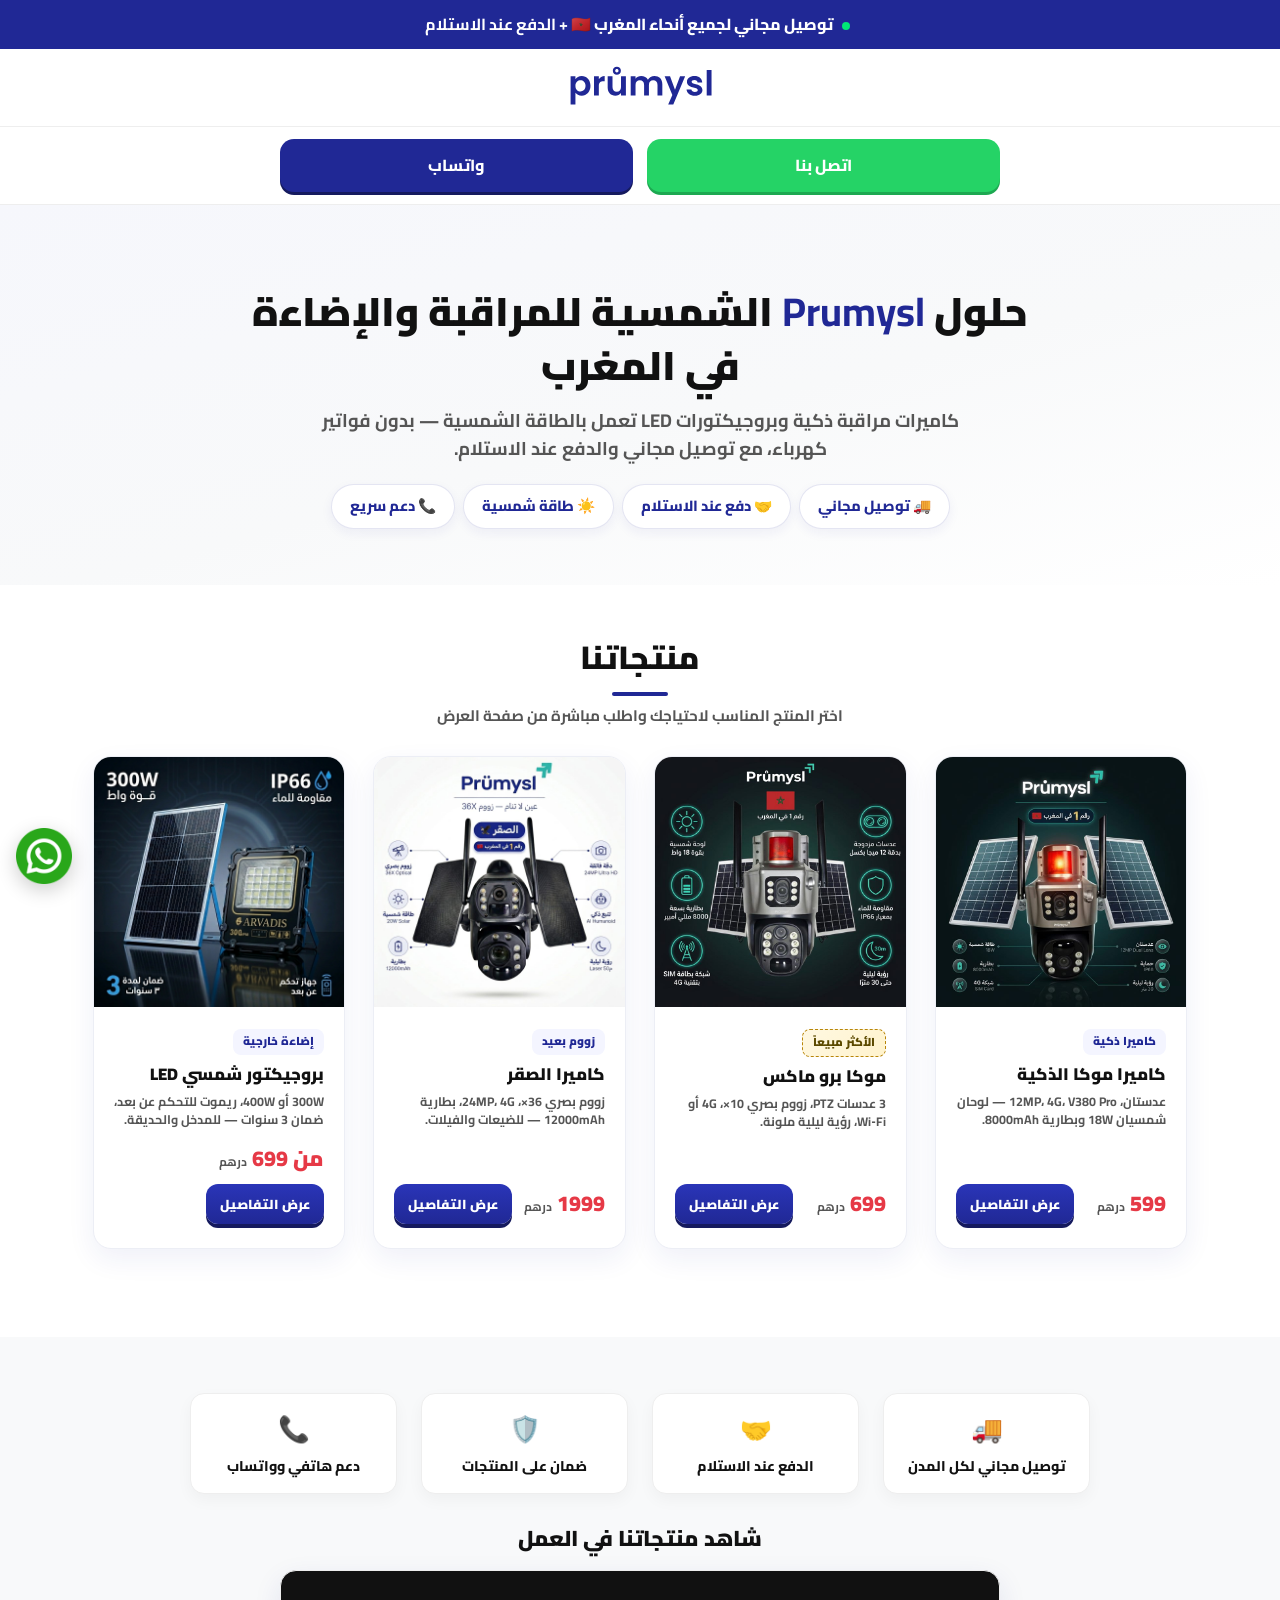
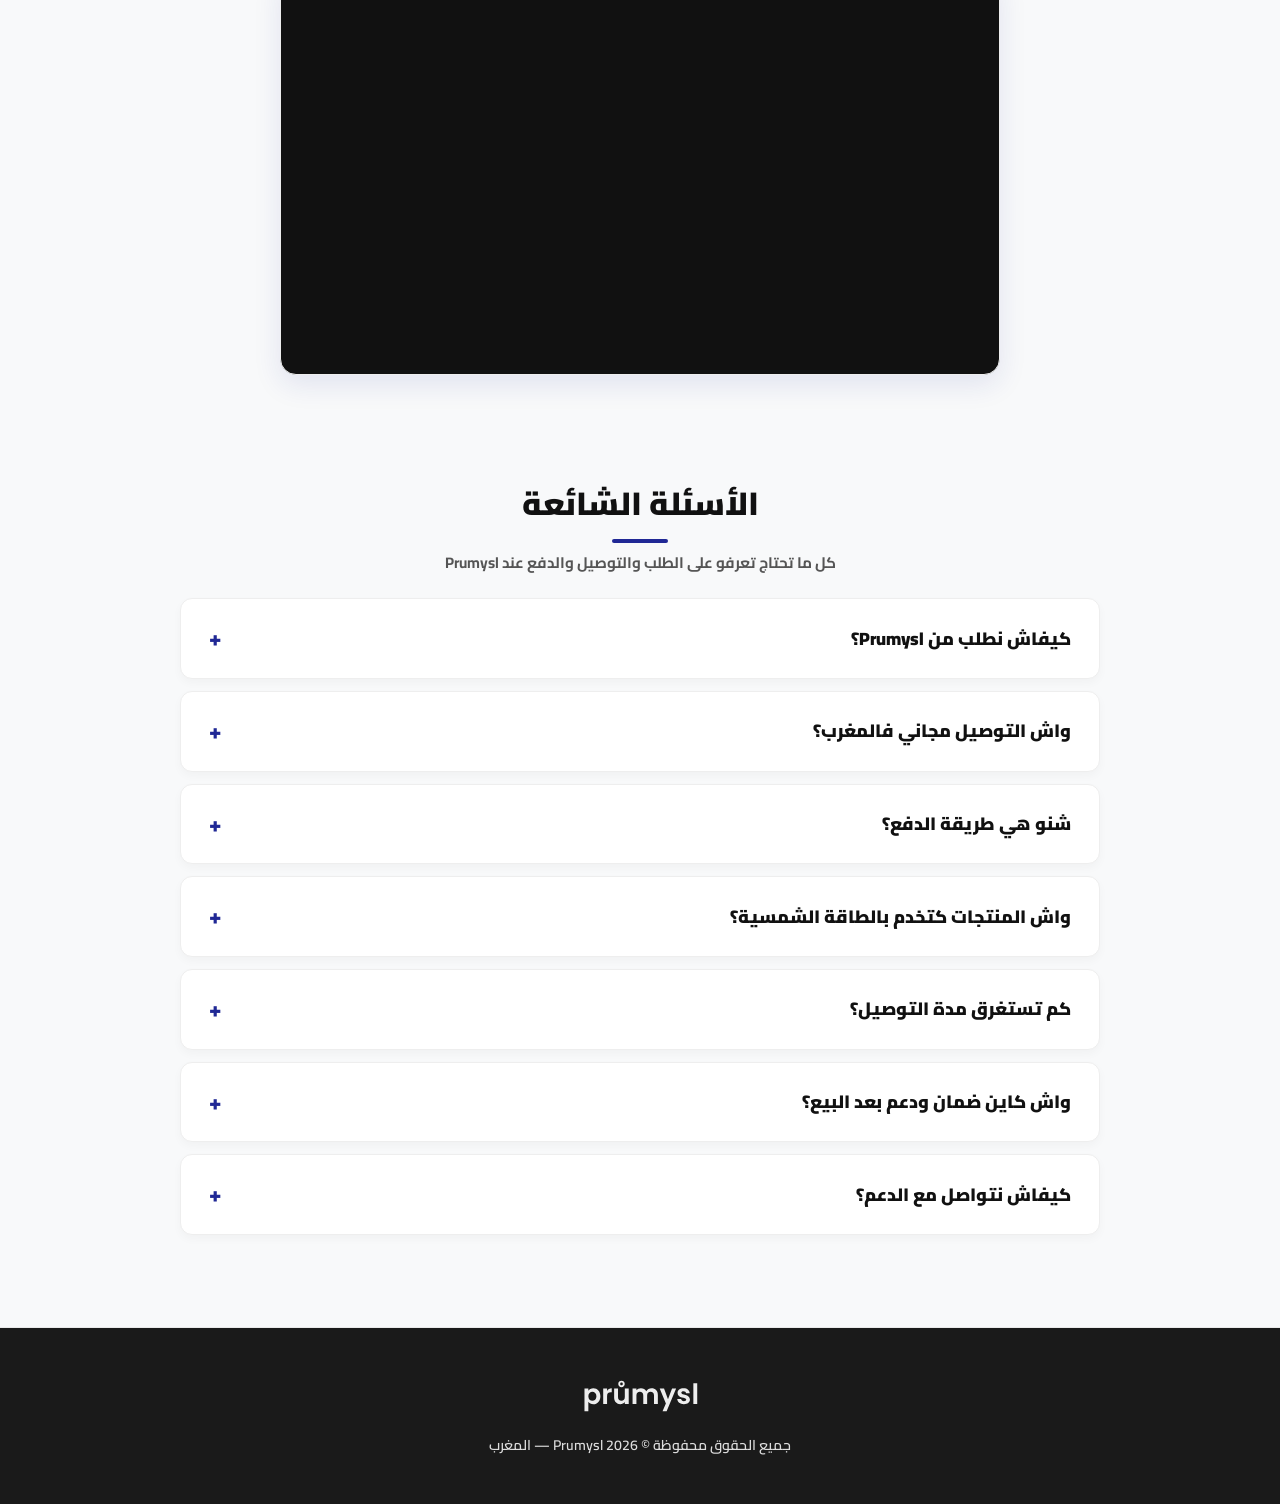
<file: index.html>
<!DOCTYPE html>
<html lang="ar" dir="rtl">
<head>
    <meta charset="UTF-8">
    <meta name="viewport" content="width=device-width, initial-scale=1.0">

    <title>Prumysl — كاميرات وبروجيكتورات شمسية في المغرب | توصيل مجاني والدفع عند الاستلام</title>
    <meta name="description" content="اكتشف منتجات Prumysl: كاميرا موكا، موكا برو ماكس، كاميرا الصقر، وبروجيكتورات شمسية LED. حلول مراقبة وإضاءة بالطاقة الشمسية — توصيل مجاني والدفع عند الاستلام في جميع مدن المغرب.">
    <meta name="keywords" content="Prumysl, كاميرا شمسية, كاميرا مراقبة, بروجيكتور شمسي, المغرب, توصيل مجاني, الدفع عند الاستلام">
    <meta name="robots" content="index, follow, max-image-preview:large, max-snippet:-1, max-video-preview:-1">
    <meta name="author" content="Prumysl">
    <meta name="geo.region" content="MA">
    <meta name="geo.placename" content="Morocco">

    <link rel="canonical" href="https://prumysl.cc/">
    <link rel="alternate" hreflang="ar" href="https://prumysl.cc/">
    <link rel="alternate" hreflang="x-default" href="https://prumysl.cc/">
    <link rel="icon" href="images/logo.svg" type="image/svg+xml">
    <link rel="apple-touch-icon" href="images/logo.svg">

    <meta property="og:title" content="Prumysl — كاميرات وبروجيكتورات شمسية في المغرب">
    <meta property="og:description" content="كاميرات مراقبة شمسية وبروجيكتورات LED — توصيل مجاني والدفع عند الاستلام.">
    <meta property="og:type" content="website">
    <meta property="og:url" content="https://prumysl.cc/">
    <meta property="og:image" content="https://prumysl.cc/images/Home-Moka.jpeg">
    <meta property="og:image:width" content="1200">
    <meta property="og:image:height" content="630">
    <meta property="og:image:alt" content="Prumysl — كاميرات وبروجيكتورات شمسية للمغرب">
    <meta property="og:locale" content="ar_MA">
    <meta property="og:locale:alternate" content="fr_MA">
    <meta property="og:site_name" content="Prumysl">

    <meta name="twitter:card" content="summary_large_image">
    <meta name="twitter:title" content="Prumysl — كاميرات وبروجيكتورات شمسية في المغرب">
    <meta name="twitter:description" content="كاميرات مراقبة شمسية وبروجيكتورات LED — توصيل مجاني والدفع عند الاستلام في جميع مدن المغرب.">
    <meta name="twitter:image" content="https://prumysl.cc/images/Home-Moka.jpeg">

    <meta name="theme-color" content="#202895">

    <link rel="preconnect" href="https://fonts.googleapis.com">
    <link rel="preconnect" href="https://fonts.gstatic.com" crossorigin>
    <link rel="preload" href="css/style.css" as="style">
    <link rel="preload" href="images/Home-Moka.jpeg" as="image" fetchpriority="high">
    <link rel="stylesheet" href="css/style.css">
    <link rel="preload" href="https://fonts.googleapis.com/css2?family=Cairo:wght@400;600;700;800&display=swap" as="style" onload="this.onload=null;this.rel='stylesheet'">
    <noscript><link rel="stylesheet" href="https://fonts.googleapis.com/css2?family=Cairo:wght@400;600;700;800&display=swap"></noscript>

    <script type="application/ld+json">
    {
      "@context": "https://schema.org",
      "@graph": [
        {
          "@type": "Organization",
          "@id": "https://prumysl.cc/#organization",
          "name": "Prumysl",
          "url": "https://prumysl.cc/",
          "logo": { "@type": "ImageObject", "url": "https://prumysl.cc/images/logo.svg" },
          "areaServed": { "@type": "Country", "name": "Morocco" },
          "contactPoint": [{
            "@type": "ContactPoint",
            "telephone": "+212-723-496854",
            "contactType": "sales",
            "areaServed": "MA",
            "availableLanguage": ["Arabic", "French"]
          }]
        },
        {
          "@type": "WebSite",
          "@id": "https://prumysl.cc/#website",
          "url": "https://prumysl.cc/",
          "name": "Prumysl",
          "publisher": { "@id": "https://prumysl.cc/#organization" },
          "inLanguage": ["ar"]
        },
        {
          "@type": "WebPage",
          "@id": "https://prumysl.cc/#webpage",
          "url": "https://prumysl.cc/",
          "name": "Prumysl — كاميرات وبروجيكتورات شمسية في المغرب",
          "description": "اكتشف منتجات Prumysl: كاميرا موكا، موكا برو ماكس، كاميرا الصقر، وبروجيكتورات شمسية LED. توصيل مجاني والدفع عند الاستلام.",
          "isPartOf": { "@id": "https://prumysl.cc/#website" },
          "about": { "@id": "https://prumysl.cc/#organization" },
          "primaryImageOfPage": {
            "@type": "ImageObject",
            "url": "https://prumysl.cc/images/Home-Moka.jpeg"
          },
          "inLanguage": "ar"
        },
        {
          "@type": "ItemList",
          "@id": "https://prumysl.cc/#products",
          "name": "منتجات Prumysl",
          "itemListElement": [
            { "@type": "ListItem", "position": 1, "name": "كاميرا موكا الذكية", "url": "https://prumysl.cc/moka/" },
            { "@type": "ListItem", "position": 2, "name": "موكا برو ماكس", "url": "https://prumysl.cc/moka-pro-max/" },
            { "@type": "ListItem", "position": 3, "name": "كاميرا الصقر", "url": "https://prumysl.cc/saqr/" },
            { "@type": "ListItem", "position": 4, "name": "بروجيكتور شمسي LED", "url": "https://prumysl.cc/projectors/" }
          ]
        },
        {
          "@type": "FAQPage",
          "@id": "https://prumysl.cc/#faq",
          "mainEntity": [
            {
              "@type": "Question",
              "name": "كيفاش نطلب من Prumysl؟",
              "acceptedAnswer": {
                "@type": "Answer",
                "text": "اختار المنتج من الصفحة الرئيسية، دخل لصفحة العرض، عمر الاستمارة بالاسم والمدينة والهاتف، وغادي يتصل بيك فريقنا لتأكيد الطلب."
              }
            },
            {
              "@type": "Question",
              "name": "واش التوصيل مجاني فالمغرب؟",
              "acceptedAnswer": {
                "@type": "Answer",
                "text": "نعم، التوصيل مجاني لجميع مدن المغرب مع كل طلب من Prumysl."
              }
            },
            {
              "@type": "Question",
              "name": "شنو هي طريقة الدفع؟",
              "acceptedAnswer": {
                "@type": "Answer",
                "text": "الدفع عند الاستلام فقط — كتخلّص ملي توصلك المنتج وتشوفه، بلا مخاطرة."
              }
            },
            {
              "@type": "Question",
              "name": "واش المنتجات كتخدم بالطاقة الشمسية؟",
              "acceptedAnswer": {
                "@type": "Answer",
                "text": "نعم، كاميرات المراقبة والبروجيكتورات عندنا مصممة للعمل بالطاقة الشمسية مع بطاريات داخلية، مناسبة للخارج بلا تمديدات كهرباء معقدة."
              }
            },
            {
              "@type": "Question",
              "name": "كم تستغرق مدة التوصيل؟",
              "acceptedAnswer": {
                "@type": "Answer",
                "text": "عادة من 24 إلى 48 ساعة حسب المدينة، مع تأكيد هاتفي قبل الإرسال."
              }
            },
            {
              "@type": "Question",
              "name": "كيفاش نتواصل مع الدعم؟",
              "acceptedAnswer": {
                "@type": "Answer",
                "text": "عبر الهاتف 0723496854 أو واتساب من الأزرار فأعلى الصفحة — فريقنا كيساعدك فالطلب والتركيب والإعداد."
              }
            }
          ]
        }
      ]
    }
    </script>

    <script>
    !function(f,b,e,v,n,t,s)
    {if(f.fbq)return;n=f.fbq=function(){n.callMethod?
    n.callMethod.apply(n,arguments):n.queue.push(arguments)};
    if(!f._fbq)f._fbq=n;n.push=n;n.loaded=!0;n.version='2.0';
    n.queue=[];t=b.createElement(e);t.async=!0;
    t.src=v;s=b.getElementsByTagName(e)[0];
    s.parentNode.insertBefore(t,s)}(window, document,'script',
    'https://connect.facebook.net/en_US/fbevents.js');
    fbq('init', '740114099139411');
    fbq('track', 'PageView');
    </script>
    <noscript><img height="1" width="1" style="display:none"
    src="https://www.facebook.com/tr?id=740114099139411&ev=PageView&noscript=1"
    /></noscript>

    <style>
        :root {
            --accent-blue: #202895;
            --success-green: #28a745;
            --bg-light: #f8f9fa;
            --text-gray: #555;
            --danger-red: #e63946;
            --soft-blue: #f4f5ff;
            --accent-gold: #b8860b;
        }

        body.home-page {
            background: var(--bg-light);
            color: #111;
            line-height: 1.55;
        }
        /* style.css hides lazy images until .loaded; home has no loader script */
        .home-page img[loading="lazy"] {
            opacity: 1;
        }

        .top-bar {
            background: var(--accent-blue);
            color: #fff;
            text-align: center;
            padding: 10px 12px;
            font-size: 0.9rem;
            font-weight: 800;
        }
        .top-bar .pulse-dot {
            display: inline-block;
            width: 8px;
            height: 8px;
            background: #00e676;
            border-radius: 50%;
            margin: 0 6px;
            animation: dotPulse 1.3s infinite;
        }
        @keyframes dotPulse {
            0%, 100% { box-shadow: 0 0 0 0 rgba(0,230,118,.7); }
            70% { box-shadow: 0 0 0 10px rgba(0,230,118,0); }
        }

        header {
            background: #fff;
            border-bottom: 1px solid #eee;
            padding: 12px 0;
            position: sticky;
            top: 0;
            z-index: 1000;
            backdrop-filter: blur(8px);
        }
        .header-inner {
            max-width: 1140px;
            margin: 0 auto;
            padding: 0 16px;
            display: flex;
            justify-content: center;
            align-items: center;
        }
        .logo-container { max-width: 150px; }
        .logo-container img { width: 100%; height: auto; display: block; }

        .contact-quick-row {
            background: #fff;
            border-bottom: 1px solid #eee;
            padding: 12px 16px;
        }
        .contact-quick-inner {
            max-width: 720px;
            margin: 0 auto;
            display: grid;
            grid-template-columns: 1fr 1fr;
            gap: 10px;
        }
        .contact-quick-btn {
            display: flex;
            align-items: center;
            justify-content: center;
            padding: 12px;
            border-radius: 12px;
            font-weight: 800;
            font-size: clamp(0.78rem, 2.5vw, 0.95rem);
            text-decoration: none;
            color: #fff;
            text-align: center;
        }
        .contact-quick-btn--call {
            background: #25d366;
            box-shadow: 0 3px 0 #1da851;
        }
        .contact-quick-btn--wa {
            background: var(--accent-blue);
            box-shadow: 0 3px 0 #151a5e;
        }

        .home-hero {
            padding: 48px 16px 36px;
            text-align: center;
            background: linear-gradient(165deg, #f6f7fc 0%, var(--bg-light) 55%, #fff 100%);
        }
        .home-hero h1 {
            font-size: clamp(1.45rem, 4.5vw, 2.15rem);
            font-weight: 900;
            line-height: 1.35;
            margin-bottom: 14px;
            max-width: 720px;
            margin-left: auto;
            margin-right: auto;
        }
        .home-hero h1 b { color: var(--accent-blue); }
        .home-hero p {
            font-size: clamp(0.95rem, 2.8vw, 1.08rem);
            font-weight: 700;
            color: var(--text-gray);
            max-width: 640px;
            margin: 0 auto 8px;
        }
        .home-hero .hero-pills {
            display: flex;
            flex-wrap: wrap;
            justify-content: center;
            gap: 8px;
            margin-top: 20px;
        }
        .hero-pill {
            background: #fff;
            border: 1px solid rgba(32,40,149,.12);
            color: var(--accent-blue);
            font-weight: 800;
            font-size: 0.82rem;
            padding: 8px 14px;
            border-radius: 999px;
            box-shadow: 0 4px 12px rgba(32,40,149,.06);
        }

        .products-section {
            padding: 20px 16px 56px;
        }
        .products-section .container {
            max-width: 1140px;
            margin: 0 auto;
        }
        .section-head {
            text-align: center;
            margin-bottom: 28px;
        }
        .section-head h2 {
            font-size: clamp(1.35rem, 3.5vw, 1.85rem);
            font-weight: 900;
            margin-bottom: 8px;
        }
        .section-head h2::after {
            content: '';
            display: block;
            width: 56px;
            height: 4px;
            background: var(--accent-blue);
            border-radius: 999px;
            margin: 10px auto 0;
        }
        .section-head p {
            font-weight: 700;
            color: var(--text-gray);
            font-size: 0.95rem;
        }

        .product-grid {
            display: grid;
            grid-template-columns: repeat(2, 1fr);
            gap: 16px;
        }

        .product-card {
            background: #fff;
            border-radius: 18px;
            overflow: hidden;
            border: 1px solid #eceef5;
            box-shadow: 0 10px 28px rgba(32,40,149,.07);
            display: flex;
            flex-direction: column;
            transition: transform 0.2s ease, box-shadow 0.2s ease;
        }
        .product-card:hover {
            transform: translateY(-4px);
            box-shadow: 0 16px 36px rgba(32,40,149,.12);
        }
        .product-card__media {
            aspect-ratio: 1 / 1;
            overflow: hidden;
            background: var(--soft-blue);
        }
        .product-card__media img {
            width: 100%;
            height: 100%;
            object-fit: cover;
            display: block;
        }
        .product-card__body {
            padding: 14px 14px 16px;
            flex: 1;
            display: flex;
            flex-direction: column;
        }
        .product-card__tag {
            display: inline-block;
            align-self: flex-start;
            background: var(--soft-blue);
            color: var(--accent-blue);
            font-size: 0.72rem;
            font-weight: 900;
            padding: 4px 10px;
            border-radius: 8px;
            margin-bottom: 8px;
        }
        .product-card__tag--hot {
            background: linear-gradient(135deg, #fff8e1, #fff3cd);
            color: #5c4a00;
            border: 1px dashed var(--accent-gold);
        }
        .product-card h3 {
            font-size: 0.95rem;
            font-weight: 900;
            line-height: 1.4;
            margin-bottom: 6px;
        }
        .product-card__desc {
            font-size: 0.78rem;
            font-weight: 700;
            color: var(--text-gray);
            line-height: 1.5;
            margin-bottom: 12px;
            flex: 1;
        }
        .product-card__footer {
            display: flex;
            align-items: center;
            justify-content: space-between;
            gap: 8px;
            flex-wrap: wrap;
        }
        .product-card__price {
            font-size: 1.05rem;
            font-weight: 900;
            color: var(--danger-red);
        }
        .product-card__price small {
            font-size: 0.75rem;
            color: var(--text-gray);
            font-weight: 700;
        }
        .product-card__cta {
            display: inline-flex;
            align-items: center;
            justify-content: center;
            background: linear-gradient(180deg, #2a35b8 0%, var(--accent-blue) 100%);
            color: #fff;
            font-weight: 900;
            font-size: 0.82rem;
            padding: 10px 14px;
            border-radius: 12px;
            box-shadow: 0 4px 0 #151a5e;
            text-decoration: none;
            white-space: nowrap;
        }
        .product-card__cta:active {
            transform: translateY(1px);
            box-shadow: 0 2px 0 #151a5e;
        }

        .trust-section {
            padding: 0 16px 48px;
        }
        .trust-section .container {
            max-width: 900px;
            margin: 0 auto;
        }
        .trust-badges {
            display: grid;
            grid-template-columns: repeat(2, 1fr);
            gap: 12px;
        }
        .trust-item {
            background: #fff;
            border-radius: 14px;
            padding: 16px 12px;
            text-align: center;
            border: 1px solid #eee;
            font-weight: 800;
            font-size: 0.88rem;
            box-shadow: 0 6px 16px rgba(0,0,0,.04);
        }
        .trust-item .badge-icon {
            font-size: 1.6rem;
            display: block;
            margin-bottom: 6px;
        }

        .home-video-wrap {
            margin-top: 28px;
            max-width: 720px;
            margin-left: auto;
            margin-right: auto;
        }
        .home-video-wrap h2 {
            text-align: center;
            font-size: clamp(1.1rem, 3vw, 1.35rem);
            font-weight: 900;
            margin-bottom: 14px;
            color: #111;
        }
        .video-embed {
            position: relative;
            width: 100%;
            aspect-ratio: 16 / 9;
            border-radius: 16px;
            overflow: hidden;
            background: #111;
            box-shadow: 0 10px 28px rgba(32, 40, 149, 0.1);
            border: 1px solid #eee;
        }
        .video-embed iframe {
            position: absolute;
            inset: 0;
            width: 100%;
            height: 100%;
            border: 0;
        }

        .home-faq-section {
            padding: 48px 16px 56px;
            background: var(--bg-light);
        }
        .home-faq-section .container {
            max-width: 800px;
            margin: 0 auto;
        }
        .home-faq-section .section-head {
            margin-bottom: 24px;
        }
        .faq-item {
            background: #fff;
            margin-bottom: 12px;
            border-radius: 12px;
            overflow: hidden;
            border: 1px solid #eee;
            box-shadow: 0 4px 10px rgba(0, 0, 0, 0.03);
        }
        .faq-question {
            padding: 18px 22px;
            cursor: pointer;
            display: flex;
            justify-content: space-between;
            align-items: center;
            font-weight: 900;
            font-size: 1rem;
            transition: background 0.2s;
        }
        .faq-question:hover {
            background: #fafafa;
        }
        .faq-question::after {
            content: '+';
            font-size: 1.4rem;
            color: var(--accent-blue);
            font-weight: 900;
            flex-shrink: 0;
            margin-right: 12px;
        }
        .faq-item.active .faq-question::after {
            content: '-';
        }
        .faq-answer {
            padding: 0 22px;
            max-height: 0;
            overflow: hidden;
            transition: max-height 0.3s ease-out;
            color: var(--text-gray);
            font-size: 0.95rem;
            line-height: 1.8;
            font-weight: 700;
        }
        .faq-item.active .faq-answer {
            padding: 0 22px 22px;
            max-height: 320px;
        }

        .site-footer {
            background: #1a1a1a;
            color: #fff;
            padding: 32px 16px;
            text-align: center;
        }
        .site-footer .footer-logo {
            max-width: 120px;
            margin: 0 auto 16px;
            filter: brightness(0) invert(1);
        }
        .site-footer p {
            font-size: 0.88rem;
            opacity: 0.85;
            font-weight: 600;
        }

        .whatsapp-float {
            position: fixed;
            left: 16px;
            bottom: 16px;
            z-index: 2000;
            width: 56px;
            height: 56px;
            border-radius: 50%;
            box-shadow: 0 6px 20px rgba(0,0,0,.2);
            transition: transform 0.2s;
        }
        .whatsapp-float:hover { transform: scale(1.06); }
        .whatsapp-float img { width: 100%; height: 100%; display: block; }

        @media (min-width: 768px) {
            .product-grid {
                grid-template-columns: repeat(2, 1fr);
                gap: 24px;
            }
            .trust-badges {
                grid-template-columns: repeat(4, 1fr);
            }
            .home-hero { padding: 64px 24px 48px; }
            .products-section { padding: 32px 24px 72px; }
        }

        @media (min-width: 1024px) {
            .header-inner,
            .contact-quick-inner,
            .products-section .container {
                max-width: 1240px;
            }
            .top-bar {
                font-size: 1rem;
                padding: 12px 16px;
            }
            .contact-quick-inner {
                max-width: 720px;
                gap: 14px;
            }
            .contact-quick-btn {
                font-size: 1rem;
                padding: 14px 20px;
                border-radius: 14px;
            }
            .home-hero {
                padding: 80px 32px 56px;
            }
            .home-hero h1 {
                font-size: 2.5rem;
                max-width: 820px;
            }
            .home-hero p {
                font-size: 1.15rem;
                max-width: 680px;
            }
            .hero-pill {
                font-size: 0.92rem;
                padding: 10px 18px;
            }
            .products-section {
                padding: 48px 32px 88px;
            }
            .section-head h2 {
                font-size: 2rem;
            }
            .product-grid {
                grid-template-columns: repeat(4, 1fr);
                gap: 28px;
            }
            .product-card__body {
                padding: 22px 20px 24px;
            }
            .product-card h3 {
                font-size: 1.05rem;
            }
            .product-card__price {
                font-size: 1.35rem;
            }
            .trust-section {
                padding: 56px 32px 40px;
            }
            .home-faq-section {
                padding: 64px 32px 80px;
            }
            .home-faq-section .container {
                max-width: 920px;
            }
            .faq-question {
                font-size: 1.12rem;
                padding: 22px 28px;
            }
            .trust-badges {
                max-width: 1000px;
                margin: 0 auto;
                gap: 24px;
            }
            .site-footer {
                padding: 48px 32px;
            }
        }

        @media (max-width: 480px) {
            .contact-quick-inner { gap: 8px; }
            .contact-quick-btn { padding: 10px 6px; font-size: 0.72rem; }
            .product-card h3 { font-size: 0.88rem; }
            .product-card__cta { width: 100%; }
            .product-card__footer { flex-direction: column; align-items: stretch; }
        }
    </style>
</head>
<body class="home-page">

    <div class="top-bar">
        <span class="pulse-dot"></span>
        توصيل مجاني لجميع أنحاء المغرب 🇲🇦 <strong>+ الدفع عند الاستلام</strong>
    </div>

    <header>
        <div class="header-inner">
            <div class="logo-container">
                <a href="/" aria-label="Prumysl — الصفحة الرئيسية">
                    <img src="images/logo.svg" alt="Prumysl — كاميرات وبروجيكتورات شمسية للمغرب" width="150" height="50">
                </a>
            </div>
        </div>
    </header>

    <div class="contact-quick-row" role="region" aria-label="تواصل سريع">
        <div class="contact-quick-inner">
            <a class="contact-quick-btn contact-quick-btn--call" href="tel:+212723496854" dir="ltr">اتصل بنا</a>
            <a class="contact-quick-btn contact-quick-btn--wa" href="https://api.whatsapp.com/send?phone=212723496854&amp;text=%D8%B3%D9%84%D8%A7%D9%85%D8%8C%20%D8%A8%D8%BA%D9%8A%D8%AA%20%D8%A7%D9%84%D9%85%D8%B3%D8%AA%D8%B4%D8%A7%D8%B1%D8%A7%D8%AA%20%D9%85%D9%86%20Prumysl" target="_blank" rel="noopener noreferrer">واتساب</a>
        </div>
    </div>

    <main id="main-content">
        <section class="home-hero">
            <h1>حلول <b>Prumysl</b> الشمسية للمراقبة والإضاءة في المغرب</h1>
            <p>كاميرات مراقبة ذكية وبروجيكتورات LED تعمل بالطاقة الشمسية — بدون فواتير كهرباء، مع توصيل مجاني والدفع عند الاستلام.</p>
            <div class="hero-pills" role="list">
                <span class="hero-pill" role="listitem">🚚 توصيل مجاني</span>
                <span class="hero-pill" role="listitem">🤝 دفع عند الاستلام</span>
                <span class="hero-pill" role="listitem">☀️ طاقة شمسية</span>
                <span class="hero-pill" role="listitem">📞 دعم سريع</span>
            </div>
        </section>

        <section class="products-section" aria-labelledby="products-heading">
            <div class="container">
                <div class="section-head">
                    <h2 id="products-heading">منتجاتنا</h2>
                    <p>اختر المنتج المناسب لاحتياجك واطلب مباشرة من صفحة العرض</p>
                </div>

                <div class="product-grid">
                    <article class="product-card">
                        <a class="product-card__media" href="/moka/">
                            <img src="images/Home-Moka.jpeg" alt="كاميرا موكا الذكية الشمسية — Prumysl" width="400" height="300" fetchpriority="high" decoding="async">
                        </a>
                        <div class="product-card__body">
                            <span class="product-card__tag">كاميرا ذكية</span>
                            <h3>كاميرا موكا الذكية</h3>
                            <p class="product-card__desc">عدستان، 12MP، 4G، V380 Pro — لوحان شمسيان 18W وبطارية 8000mAh.</p>
                            <div class="product-card__footer">
                                <div class="product-card__price">599 <small>درهم</small></div>
                                <a class="product-card__cta" href="/moka/">عرض التفاصيل</a>
                            </div>
                        </div>
                    </article>

                    <article class="product-card">
                        <a class="product-card__media" href="/moka-pro-max/">
                            <img src="images/Home-Moka-Pro-Max.jpeg" alt="كاميرا موكا برو ماكس الشمسية — Prumysl" width="400" height="400" loading="lazy" decoding="async">
                        </a>
                        <div class="product-card__body">
                            <span class="product-card__tag product-card__tag--hot">الأكثر مبيعاً</span>
                            <h3>موكا برو ماكس</h3>
                            <p class="product-card__desc">3 عدسات PTZ، زووم بصري 10×، 4G أو Wi‑Fi، رؤية ليلية ملونة.</p>
                            <div class="product-card__footer">
                                <div class="product-card__price">699 <small>درهم</small></div>
                                <a class="product-card__cta" href="/moka-pro-max/">عرض التفاصيل</a>
                            </div>
                        </div>
                    </article>

                    <article class="product-card">
                        <a class="product-card__media" href="/saqr/">
                            <img src="saqr/images/Saqr.jpeg" alt="كاميرا الصقر الشمسية — Prumysl" width="400" height="300" loading="lazy" decoding="async">
                        </a>
                        <div class="product-card__body">
                            <span class="product-card__tag">زووم بعيد</span>
                            <h3>كاميرا الصقر</h3>
                            <p class="product-card__desc">زووم بصري 36×، 24MP، 4G، بطارية 12000mAh — للضيعات والفيلات.</p>
                            <div class="product-card__footer">
                                <div class="product-card__price">1999 <small>درهم</small></div>
                                <a class="product-card__cta" href="/saqr/">عرض التفاصيل</a>
                            </div>
                        </div>
                    </article>

                    <article class="product-card">
                        <a class="product-card__media" href="/projectors/">
                            <img src="projectors/images/300W.webp" alt="بروجيكتور شمسي LED — Prumysl" width="400" height="300" loading="lazy" decoding="async">
                        </a>
                        <div class="product-card__body">
                            <span class="product-card__tag">إضاءة خارجية</span>
                            <h3>بروجيكتور شمسي LED</h3>
                            <p class="product-card__desc">300W أو 400W، ريموت للتحكم عن بعد، ضمان 3 سنوات — للمدخل والحديقة.</p>
                            <div class="product-card__footer">
                                <div class="product-card__price">من 699 <small>درهم</small></div>
                                <a class="product-card__cta" href="/projectors/">عرض التفاصيل</a>
                            </div>
                        </div>
                    </article>
                </div>
            </div>
        </section>

        <section class="trust-section" aria-label="مميزات التسوق">
            <div class="container">
                <div class="trust-badges">
                    <div class="trust-item"><span class="badge-icon">🚚</span>توصيل مجاني لكل المدن</div>
                    <div class="trust-item"><span class="badge-icon">🤝</span>الدفع عند الاستلام</div>
                    <div class="trust-item"><span class="badge-icon">🛡️</span>ضمان على المنتجات</div>
                    <div class="trust-item"><span class="badge-icon">📞</span>دعم هاتفي وواتساب</div>
                </div>

                <div class="home-video-wrap">
                    <h2>شاهد منتجاتنا في العمل</h2>
                    <div class="video-embed">
                        <iframe
                            src="https://www.youtube-nocookie.com/embed/R9a-bXunQpE"
                            title="فيديو Prumysl — عرض المنتجات"
                            allow="accelerometer; autoplay; clipboard-write; encrypted-media; gyroscope; picture-in-picture; web-share"
                            allowfullscreen
                            loading="lazy"
                            referrerpolicy="strict-origin-when-cross-origin"
                        ></iframe>
                    </div>
                </div>
            </div>
        </section>

        <section class="home-faq-section" aria-labelledby="faq-heading">
            <div class="container">
                <div class="section-head">
                    <h2 id="faq-heading">الأسئلة الشائعة</h2>
                    <p>كل ما تحتاج تعرفو على الطلب والتوصيل والدفع عند Prumysl</p>
                </div>

                <div class="faq-item">
                    <div class="faq-question">كيفاش نطلب من Prumysl؟</div>
                    <div class="faq-answer">
                        اختار المنتج من الأعلى، دخل لصفحة العرض، وعمر الاستمارة بالاسم والمدينة ورقم الهاتف. غادي يتصل بيك فريقنا بسرعة لتأكيد الطلب قبل الإرسال.
                    </div>
                </div>

                <div class="faq-item">
                    <div class="faq-question">واش التوصيل مجاني فالمغرب؟</div>
                    <div class="faq-answer">
                        <b>نعم</b> — التوصيل مجاني لجميع مدن المغرب مع كل طلب، بلا مصاريف إضافية مخفية.
                    </div>
                </div>

                <div class="faq-item">
                    <div class="faq-question">شنو هي طريقة الدفع؟</div>
                    <div class="faq-answer">
                        <b>الدفع عند الاستلام</b> فقط — كتخلّص ملي توصلك المنتج وتشوفه، ماكاين حتى مخاطرة.
                    </div>
                </div>

                <div class="faq-item">
                    <div class="faq-question">واش المنتجات كتخدم بالطاقة الشمسية؟</div>
                    <div class="faq-answer">
                        نعم. كاميرات المراقبة والبروجيكتورات عندنا مصممة للخارج: طاقة شمسية، بطاريات داخلية، ومناسبة للأماكن بلا كهرباء ثابتة.
                    </div>
                </div>

                <div class="faq-item">
                    <div class="faq-question">كم تستغرق مدة التوصيل؟</div>
                    <div class="faq-answer">
                        عادة <b>24 إلى 48 ساعة</b> حسب المدينة، مع تأكيد هاتفي قبل ما يخرج الطلب.
                    </div>
                </div>

                <div class="faq-item">
                    <div class="faq-question">واش كاين ضمان ودعم بعد البيع؟</div>
                    <div class="faq-answer">
                        نعم — ضمان على المنتجات حسب النوع (مثلاً <b>3 سنوات</b> للبروجيكتورات)، مع دعم عبر الهاتف والواتساب للتركيب والإعداد.
                    </div>
                </div>

                <div class="faq-item">
                    <div class="faq-question">كيفاش نتواصل مع الدعم؟</div>
                    <div class="faq-answer">
                        اتصل على <b dir="ltr">0723496854</b> أو استعمل أزرار <b>اتصل بنا</b> و<b>واتساب</b> فأعلى الصفحة — فريق Prumysl كيجاوبك بسرعة.
                    </div>
                </div>
            </div>
        </section>
    </main>

    <footer class="site-footer">
        <img src="images/logo.svg" alt="Prumysl" class="footer-logo" width="120" height="40">
        <p>جميع الحقوق محفوظة © 2026 Prumysl — المغرب</p>
    </footer>

    <a class="whatsapp-float" href="https://api.whatsapp.com/send?phone=212723496854&amp;text=%D8%B3%D9%84%D8%A7%D9%85%D8%8C%20%D8%A8%D8%BA%D9%8A%D8%AA%20%D8%A7%D9%84%D9%85%D8%B3%D8%AA%D8%B4%D8%A7%D8%B1%D8%A7%D8%AA%20%D9%85%D9%86%20Prumysl" target="_blank" rel="noopener noreferrer" aria-label="واتساب Prumysl"><img src="images/whatsapp.png" alt="WhatsApp"></a>

    <script>
        document.querySelectorAll('.faq-question').forEach(function (q) {
            q.addEventListener('click', function () {
                q.parentElement.classList.toggle('active');
            });
        });
    </script>
</body>
</html>
</file>
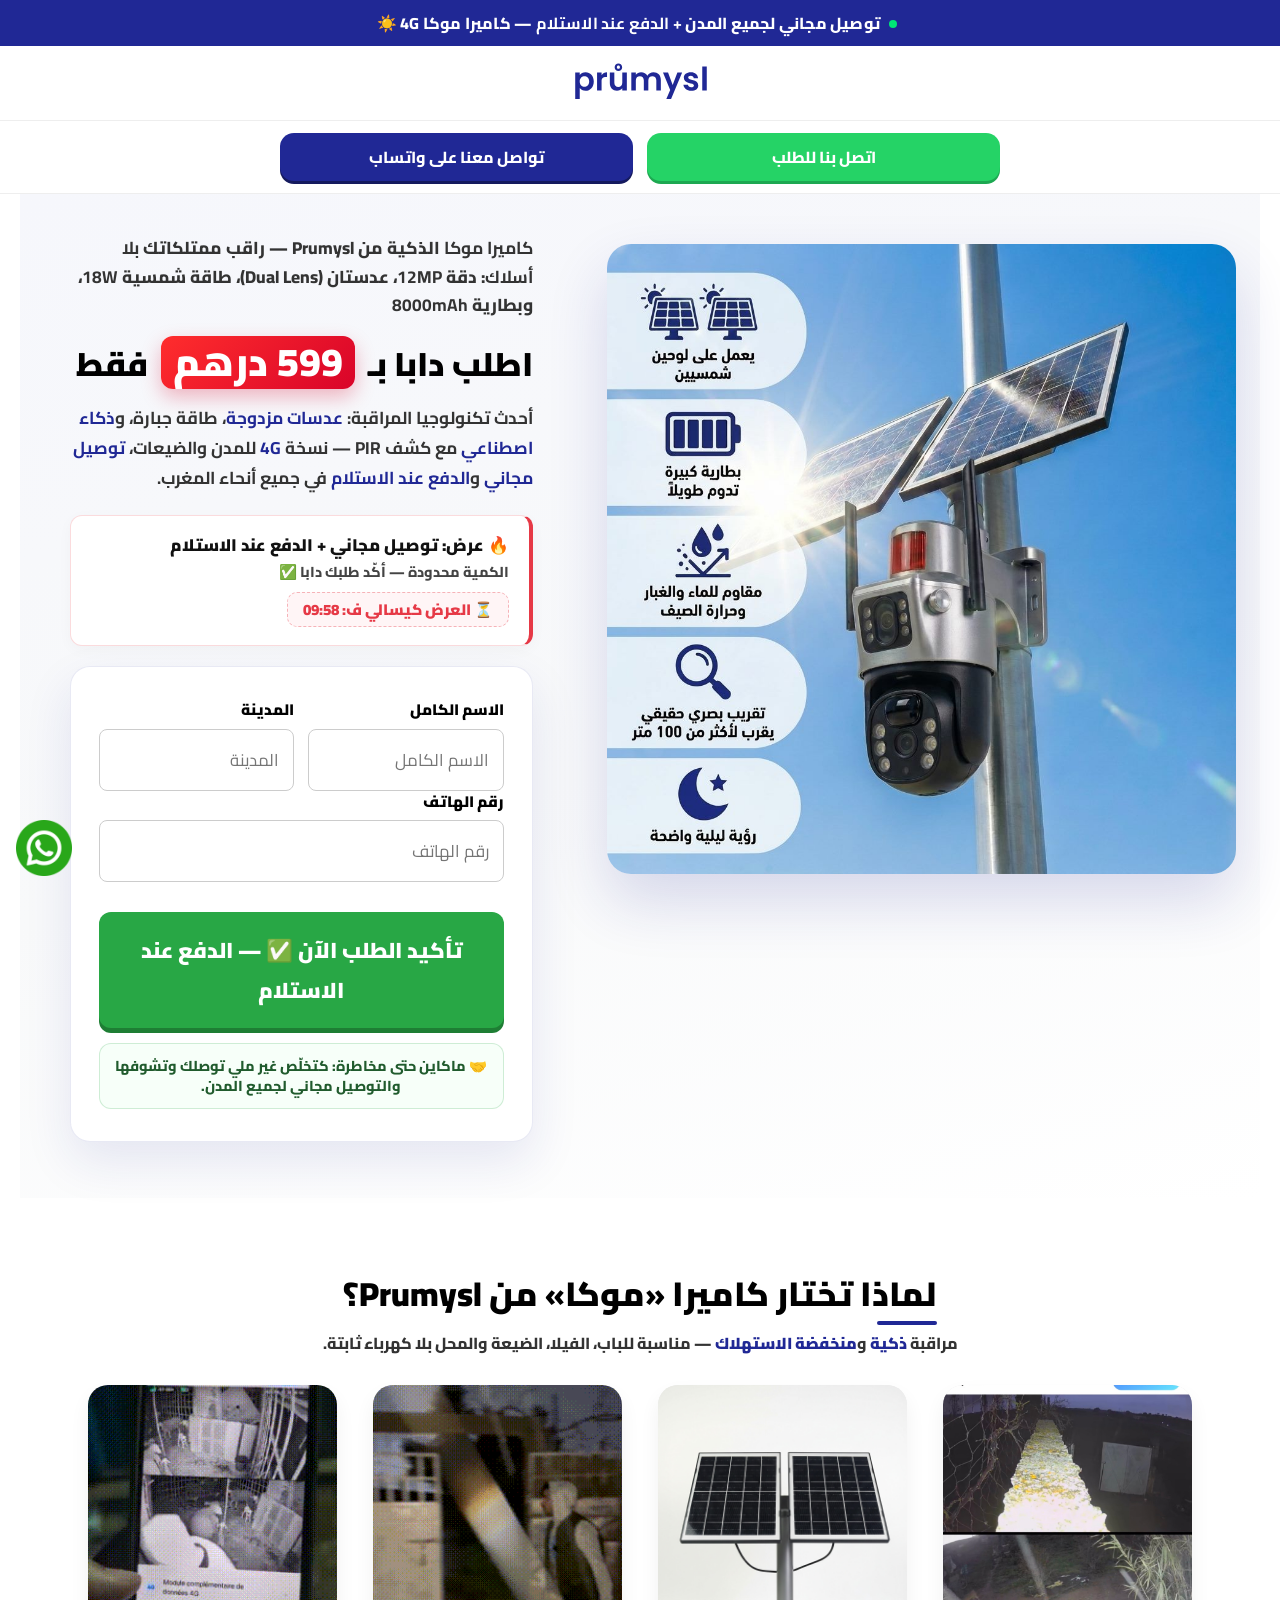
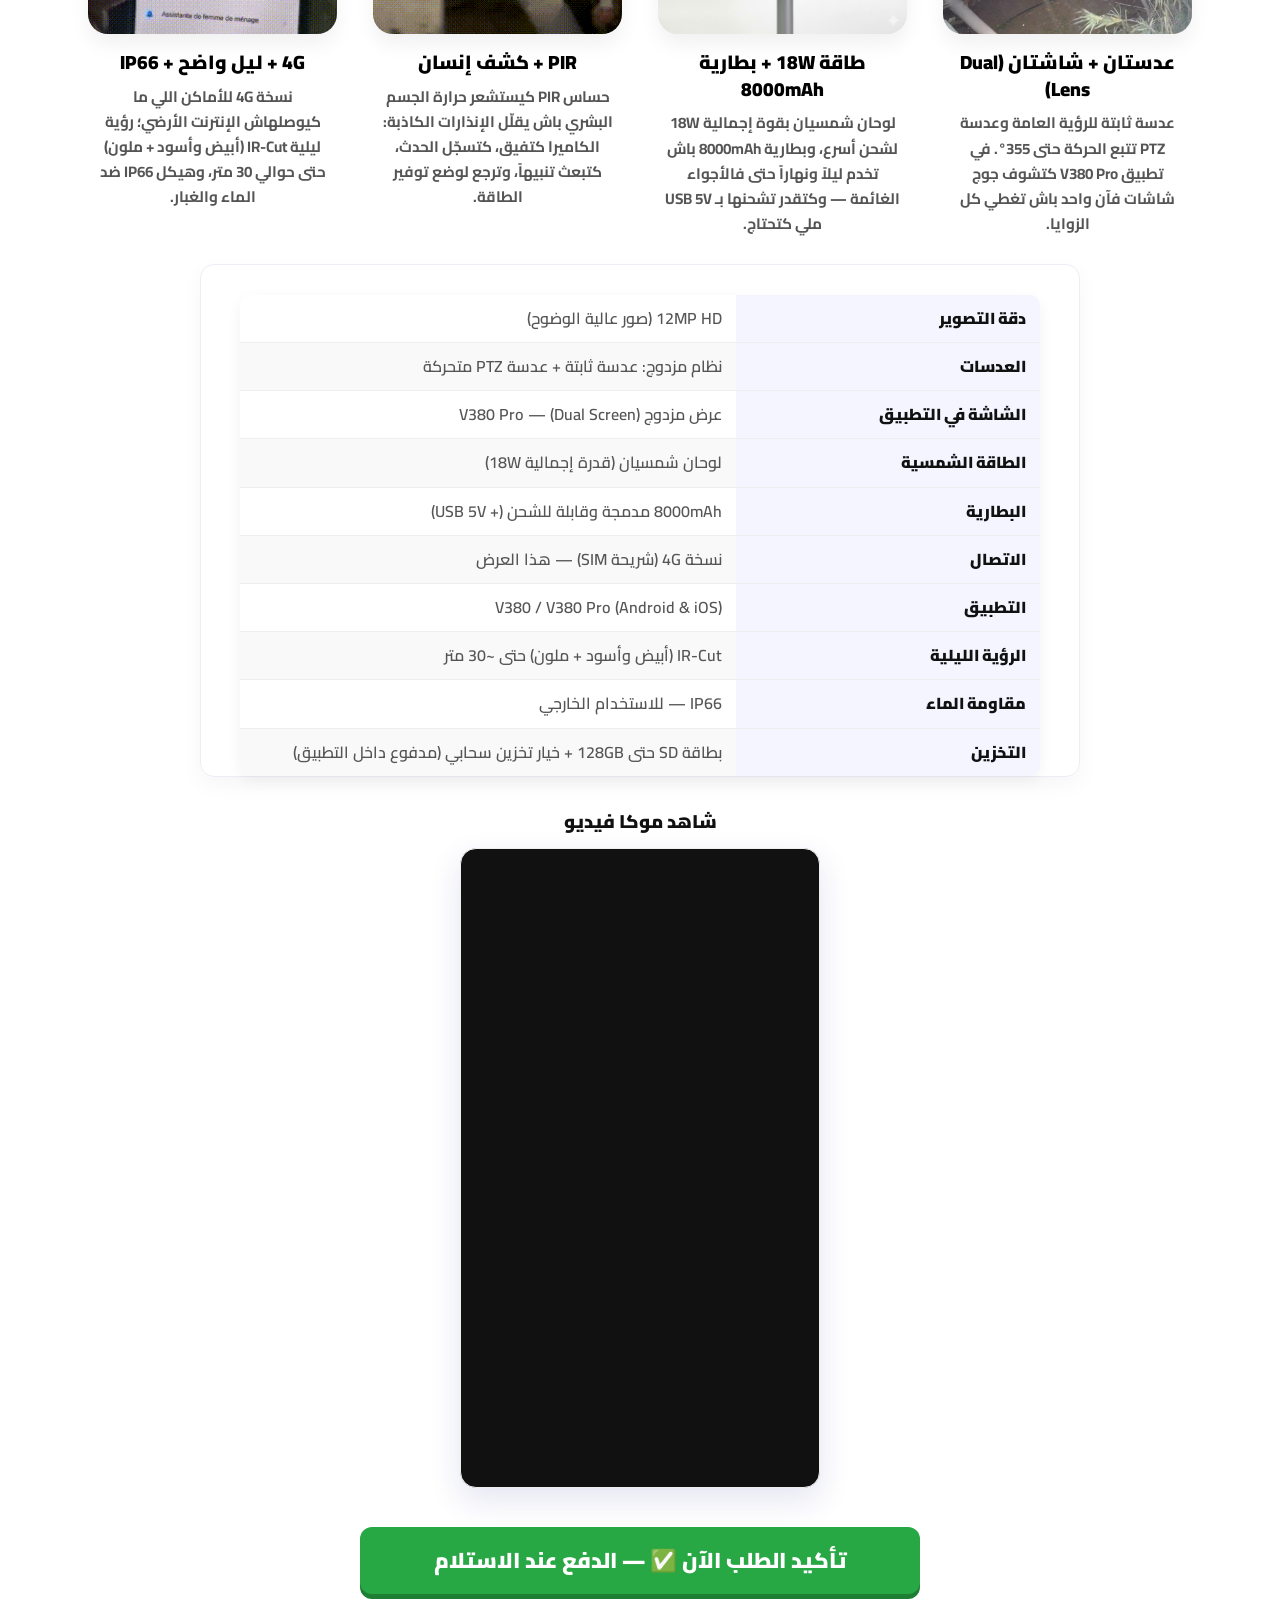
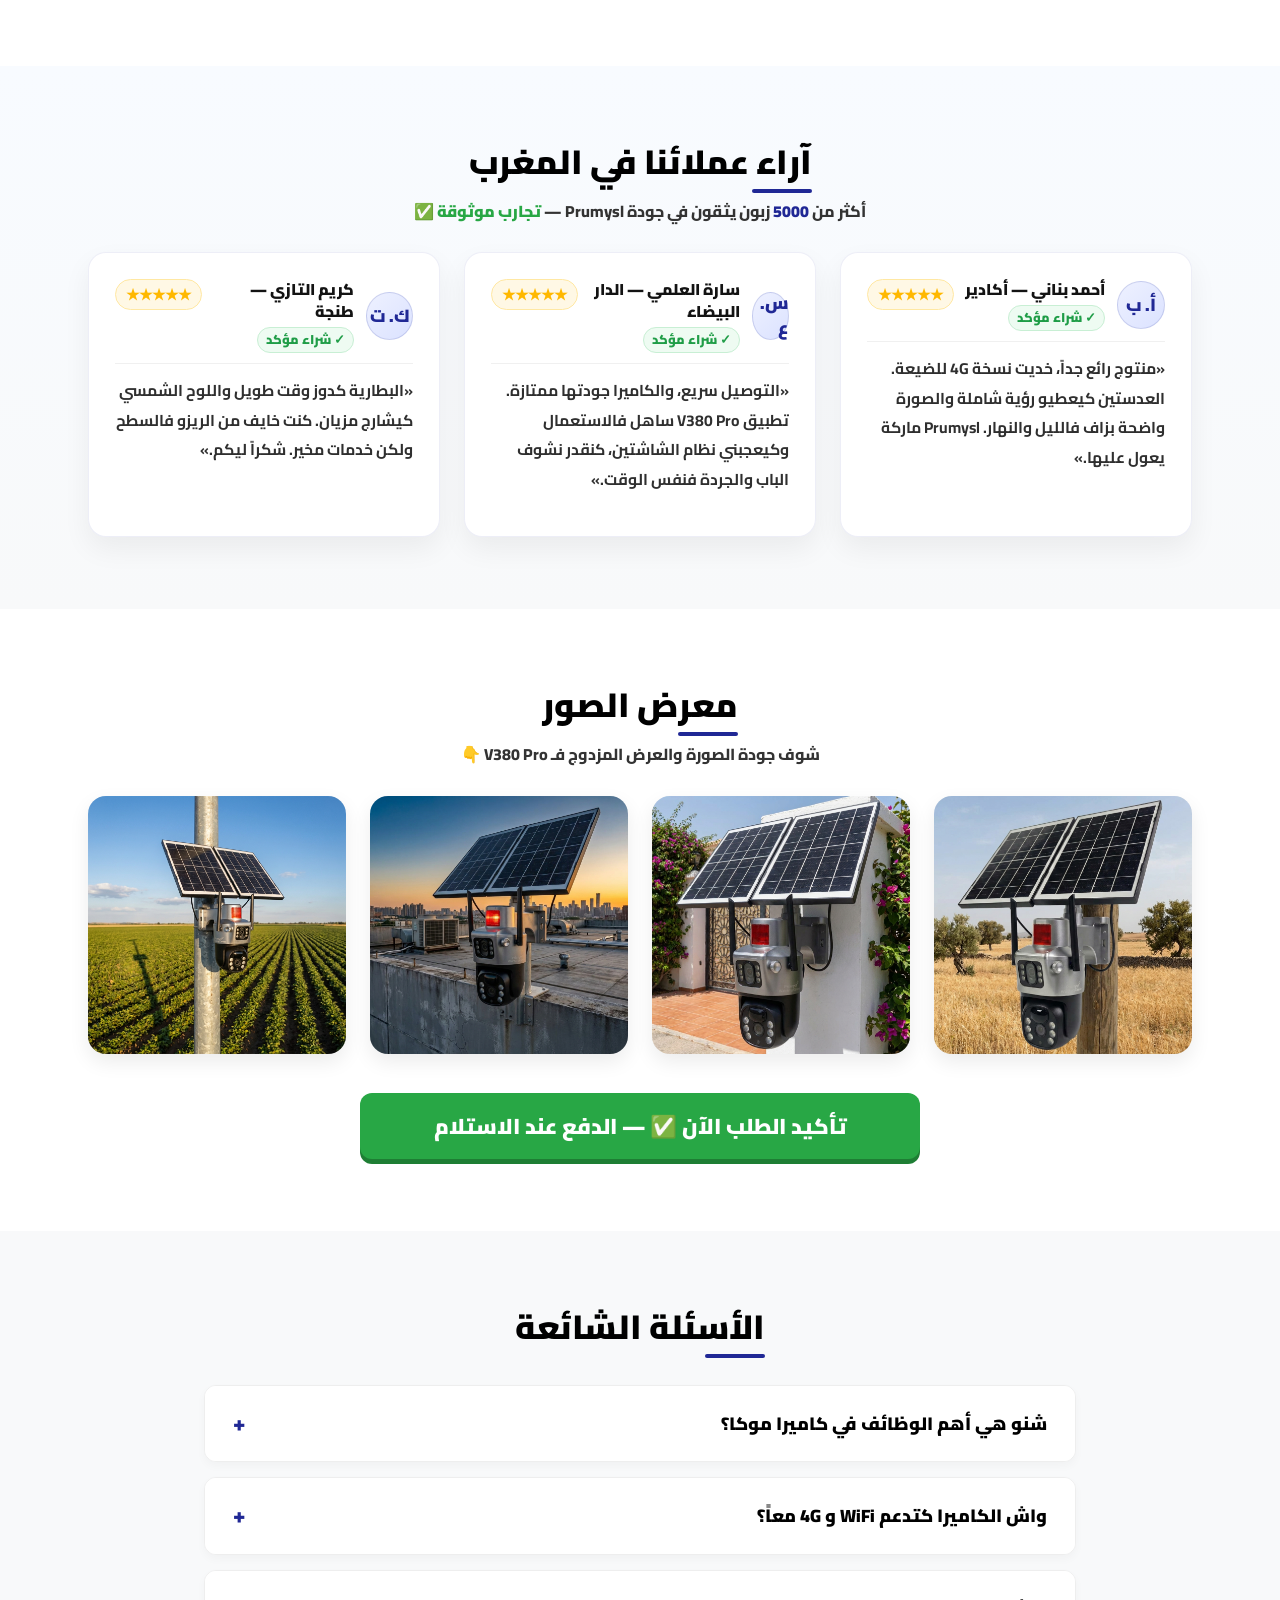
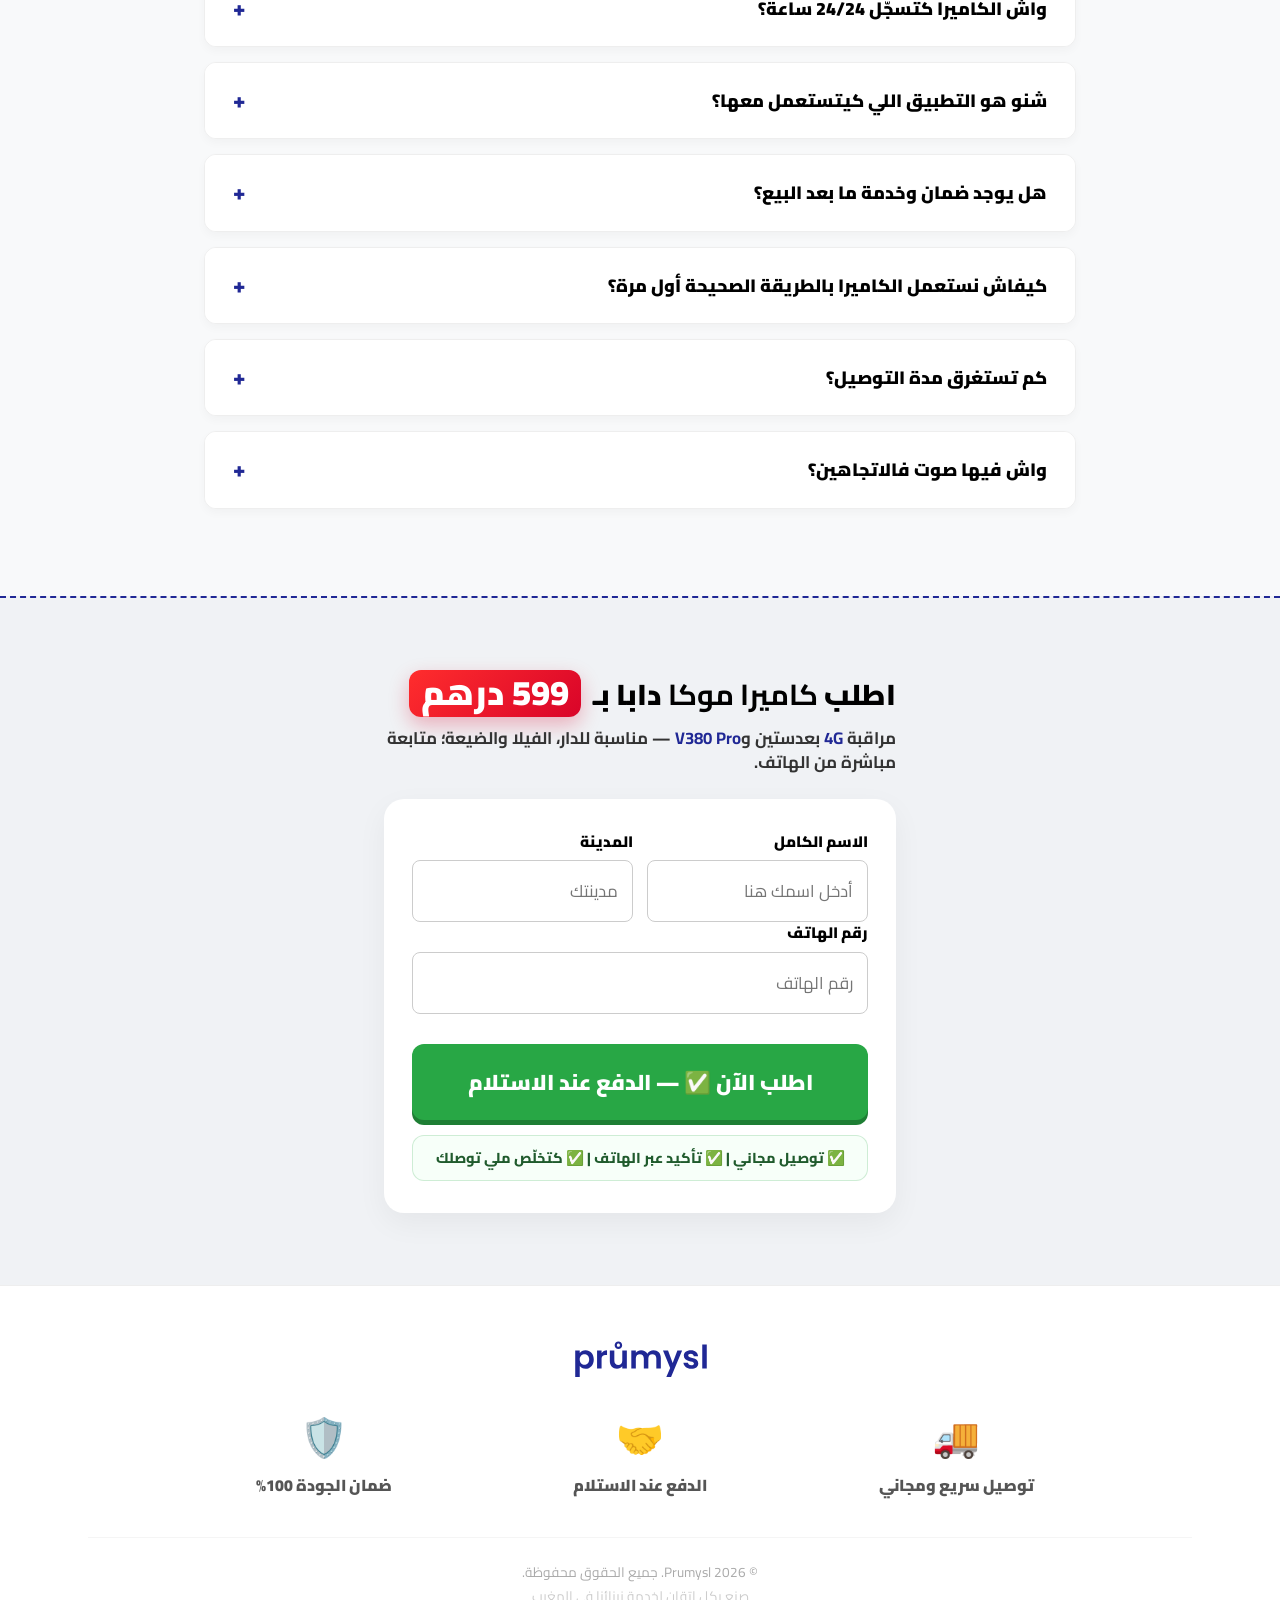
<file: moka/index.html>
<!DOCTYPE html>
<html lang="ar" dir="rtl">
<head>
    <meta charset="UTF-8">
    <meta name="viewport" content="width=device-width, initial-scale=1.0">

    <title>كاميرا موكا الذكية | Prumysl — كاميرا شمسية 4G، عدستان، 12MP، V380 Pro | المغرب</title>

    <meta name="description" content="كاميرا Prumysl الشمسية الذكية «موكا»: عدستان وشاشتان في V380 Pro، دقة 12MP، لوحان شمسيان 18W وبطارية 8000mAh، كشف PIR وتتبع، منخفضة الاستهلاك، نسخة 4G، رؤية ليلية IR-Cut حتى 30 م، IP66 — 599 درهم، توصيل مجاني والدفع عند الاستلام في المغرب.">
    <meta name="keywords" content="كاميرا موكا, كاميرا شمسية, كاميرا مراقبة شمسية, عدستان, V380 Pro, كاميرا 4G, 12MP, PIR, منخفضة الاستهلاك, 18W شمسي, 8000mAh, IP66, Prumysl, الدفع عند الاستلام, caméra solaire Maroc, solar camera Morocco">
    <meta name="robots" content="index, follow, max-image-preview:large, max-snippet:-1, max-video-preview:-1">
    <meta name="author" content="Prumysl">
    <meta name="geo.region" content="MA">
    <meta name="geo.placename" content="Morocco">

    <link rel="canonical" href="https://prumysl.cc/moka/">
    <link rel="alternate" hreflang="ar" href="https://prumysl.cc/moka/">
    <link rel="alternate" hreflang="x-default" href="https://prumysl.cc/moka/">

    <link rel="preload" href="images/Moka-hero.jpeg" as="image" fetchpriority="high">

    <meta property="og:title" content="كاميرا موكا الذكية | Prumysl — 4G، عدستان، 12MP، V380 Pro">
    <meta property="og:description" content="راقب ممتلكاتك مع كاميرا موكا: عدستان + شاشتان، طاقة 18W وبطارية 8000mAh، PIR وكشف إنسان، نسخة 4G. 599 درهم — توصيل مجاني والدفع عند الاستلام.">
    <meta property="og:type" content="website">
    <meta property="og:url" content="https://prumysl.cc/moka/">
    <meta property="og:image" content="https://prumysl.cc/moka/images/Moka-hero.jpeg">
    <meta property="og:image:width" content="1200">
    <meta property="og:image:height" content="630">
    <meta property="og:image:alt" content="Prumysl — كاميرا موكا الشمسية الذكية 4G">
    <meta property="og:locale" content="ar_MA">
    <meta property="og:locale:alternate" content="fr_MA">
    <meta property="og:locale:alternate" content="en_US">
    <meta property="og:site_name" content="Prumysl">

    <meta name="twitter:card" content="summary_large_image">
    <meta name="twitter:title" content="كاميرا موكا — Prumysl | solar 4G dual lens camera">
    <meta name="twitter:description" content="كاميرا موكا 599 درهم: 12MP، عدستان، 18W + 8000mAh، V380 Pro، 4G. توصيل مجاني والدفع عند الاستلام.">
    <meta name="twitter:image" content="https://prumysl.cc/moka/images/Moka-hero.jpeg">
    <meta name="twitter:image:alt" content="Prumysl — كاميرا موكا الشمسية">

    <meta name="theme-color" content="#202895">

    <link rel="preconnect" href="https://fonts.googleapis.com">
    <link rel="preconnect" href="https://fonts.gstatic.com" crossorigin>
    <link href="https://fonts.googleapis.com/css2?family=Cairo:wght@400;600;700;800&display=swap" rel="stylesheet">
    <link rel="stylesheet" href="css/style.css">
    <link rel="stylesheet" href="css/desktop-landing.css">

    <script type="application/ld+json">
    {
      "@context": "https://schema.org",
      "@graph": [
        {"@type":"Organization","@id":"https://prumysl.cc/#organization","name":"Prumysl","url":"https://prumysl.cc/","logo":{"@type":"ImageObject","url":"https://prumysl.cc/images/logo.svg"},"areaServed":{"@type":"Country","name":"Morocco"},"contactPoint":[{"@type":"ContactPoint","telephone":"+212-723-496854","contactType":"sales","areaServed":"MA","availableLanguage":["Arabic","French"]}]},
        {"@type":"WebSite","@id":"https://prumysl.cc/#website","url":"https://prumysl.cc/","name":"Prumysl","publisher":{"@id":"https://prumysl.cc/#organization"},"inLanguage":["ar"]},
        {"@type":"WebPage","@id":"https://prumysl.cc/moka/#webpage","url":"https://prumysl.cc/moka/","name":"كاميرا موكا الذكية | Prumysl — كاميرا شمسية 4G بعدستين","description":"كاميرا Prumysl الشمسية الذكية: عدستان وشاشتان في V380 Pro، دقة 12MP، لوحان شمسيان 18W وبطارية 8000mAh، كشف PIR وتتبع، نسخة 4G، رؤية ليلية، IP66 — توصيل مجاني والدفع عند الاستلام في المغرب.","inLanguage":"ar","isPartOf":{"@id":"https://prumysl.cc/#website"},"about":{"@id":"https://prumysl.cc/moka/#product"},"primaryImageOfPage":{"@type":"ImageObject","url":"https://prumysl.cc/moka/images/Moka-hero.jpeg"},"breadcrumb":{"@id":"https://prumysl.cc/moka/#breadcrumb"}},
        {"@type":"BreadcrumbList","@id":"https://prumysl.cc/moka/#breadcrumb","itemListElement":[{"@type":"ListItem","position":1,"name":"Prumysl","item":"https://prumysl.cc/"},{"@type":"ListItem","position":2,"name":"كاميرا موكا — مراقبة شمسية 4G","item":"https://prumysl.cc/moka/"}]},
        {"@type":"Product","@id":"https://prumysl.cc/moka/#product","name":"Prumysl — كاميرا موكا الذكية","description":"كاميرا مراقبة شمسية منخفضة الاستهلاك بعدستين (ثابتة + PTZ) وشاشتين في تطبيق V380 Pro، دقة 12MP، اتصال 4G بشريحة، لوحان شمسيان 18W وبطارية 8000mAh، كشف حركة PIR وكشف إنسان وتتبع، صوت في الاتجاهين، رؤية ليلية IR-Cut، IP66، تخزين SD حتى 128GB.","image":["https://prumysl.cc/moka/images/Moka-hero.jpeg"],"brand":{"@type":"Brand","name":"Prumysl"},"sku":"MOKA-4G-DUAL","category":"كاميرات مراقبة شمسية / Solar CCTV","additionalProperty":[{"@type":"PropertyValue","name":"نوع المنتج","value":"كاميرا مراقبة خارجية بالطاقة الشمسية منخفضة الاستهلاك"},{"@type":"PropertyValue","name":"الاتصال","value":"4G (شريحة) — هذا العرض"},{"@type":"PropertyValue","name":"العدسات","value":"عدسة ثابتة + عدسة PTZ — عرض مزدوج في التطبيق"},{"@type":"PropertyValue","name":"الاستخدام","value":"باب، فيلا، ضيعة، محل — بدون أسلاك كهرباء"}],"offers":{"@type":"Offer","url":"https://prumysl.cc/moka/","priceCurrency":"MAD","price":"599","availability":"https://schema.org/InStock","priceValidUntil":"2027-12-31","seller":{"@id":"https://prumysl.cc/#organization"}}},
        {"@type":"FAQPage","mainEntity":[
          {"@type":"Question","name":"ما هي أهم وظائف كاميرا موكا؟","acceptedAnswer":{"@type":"Answer","text":"عدستان وشاشتان في التطبيق، كشف PIR ذكي، تتبع أوتوماتيكي، صوت في الاتجاهين، تحكم PTZ، مقاومة IP66، ورؤية ليلية."}},
          {"@type":"Question","name":"هل تدعم WiFi و4G معاً؟","acceptedAnswer":{"@type":"Answer","text":"لا؛ هذا العرض خاص بنسخة 4G فقط (شريحة SIM) للأماكن البعيدة والضيعات."}},
          {"@type":"Question","name":"هل تسجل 24/24؟","acceptedAnswer":{"@type":"Answer","text":"افتراضياً تسجل عند الحركة (PIR) لتوفير البطارية؛ يمكن تفعيل التسجيل المستمر من الإعدادات مع استهلاك أعلى للبطارية."}},
          {"@type":"Question","name":"ما هو التطبيق؟","acceptedAnswer":{"@type":"Answer","text":"V380 أو V380 Pro على Google Play و App Store."}},
          {"@type":"Question","name":"هل يوجد ضمان؟","acceptedAnswer":{"@type":"Answer","text":"ضمان Prumysl ضد عيوب التصنيع مع دعم تقني عبر الهاتف والواتساب للتركيب والإعداد."}},
          {"@type":"Question","name":"كم تستغرق مدة التوصيل؟","acceptedAnswer":{"@type":"Answer","text":"عادة 24 إلى 48 ساعة في المغرب مع توصيل مجاني والدفع عند الاستلام."}}
        ]}
      ]
    }
    </script>

    <script>
    !function(f,b,e,v,n,t,s)
    {if(f.fbq)return;n=f.fbq=function(){n.callMethod?
    n.callMethod.apply(n,arguments):n.queue.push(arguments)};
    if(!f._fbq)f._fbq=n;n.push=n;n.loaded=!0;n.version='2.0';
    n.queue=[];t=b.createElement(e);t.async=!0;
    t.src=v;s=b.getElementsByTagName(e)[0];
    s.parentNode.insertBefore(t,s)}(window, document,'script',
    'https://connect.facebook.net/en_US/fbevents.js');
    fbq('init', '740114099139411'); // ← REPLACE WITH YOUR ID
    fbq('track', 'PageView');
    </script>
    <noscript><img height="1" width="1" style="display:none"
    src="https://www.facebook.com/tr?id=740114099139411&ev=PageView&noscript=1"
    /></noscript>

    <!-- TikTok Pixel Code Start -->
    <script>
    !function (w, d, t) {
      w.TiktokAnalyticsObject=t;var ttq=w[t]=w[t]||[];ttq.methods=["page","track","identify","instances","debug","on","off","once","ready","alias","group","enableCookie","disableCookie","holdConsent","revokeConsent","grantConsent"],ttq.setAndDefer=function(t,e){t[e]=function(){t.push([e].concat(Array.prototype.slice.call(arguments,0)))}};for(var i=0;i<ttq.methods.length;i++)ttq.setAndDefer(ttq,ttq.methods[i]);ttq.instance=function(t){for(
    var e=ttq._i[t]||[],n=0;n<ttq.methods.length;n++)ttq.setAndDefer(e,ttq.methods[n]);return e},ttq.load=function(e,n){var r="https://analytics.tiktok.com/i18n/pixel/events.js",o=n&&n.partner;ttq._i=ttq._i||{},ttq._i[e]=[],ttq._i[e]._u=r,ttq._t=ttq._t||{},ttq._t[e]=+new Date,ttq._o=ttq._o||{},ttq._o[e]=n||{};n=document.createElement("script")
    ;n.type="text/javascript",n.async=!0,n.src=r+"?sdkid="+e+"&lib="+t;e=document.getElementsByTagName("script")[0];e.parentNode.insertBefore(n,e)};


      ttq.load('D81OHIBC77UDUGTVF380');
      ttq.ready(function () {
        ttq.page();
      });
    }(window, document, 'ttq');
    </script>
    <!-- TikTok Pixel Code End -->

    <style>
        :root {
            --primary-black: #000000;
            --primary-white: #FFFFFF;
            --accent-blue: #202895;
            --success-green: #28a745;
            --bg-light: #F8F9FA;
            --text-gray: #555555;
            --star-color: #FFB800;
            --danger-red: #e63946;
            --soft-blue: #f4f5ff;
        }

        * {
            margin: 0;
            padding: 0;
            box-sizing: border-box;
            font-family: 'Cairo', sans-serif;
        }

        body {
            background-color: var(--primary-white);
            color: var(--primary-black);
            line-height: 1.4;
        }

        .container {
            max-width: 1100px;
            margin: 0 auto;
            padding: 0 15px;
        }

        .top-bar {
            background-color: var(--accent-blue);
            color: white;
            text-align: center;
            padding: 10px 0;
            font-size: 0.9rem;
            font-weight: 800;
            letter-spacing: 0.2px;
        }
        .top-bar strong { color: #fff; }
        .top-bar .pulse-dot {
            display: inline-block;
            width: 8px;
            height: 8px;
            background: #00e676;
            border-radius: 50%;
            margin: 0 6px;
            position: relative;
            top: -1px;
            box-shadow: 0 0 0 rgba(0,230,118,0.7);
            animation: dotPulse 1.3s infinite;
        }
        @keyframes dotPulse {
            0% { box-shadow: 0 0 0 0 rgba(0,230,118,0.7); }
            70% { box-shadow: 0 0 0 10px rgba(0,230,118,0); }
            100% { box-shadow: 0 0 0 0 rgba(0,230,118,0); }
        }

        header {
            width: 100%;
            background-color: var(--primary-white);
            border-bottom: 1px solid #eeeeee;
            padding: 12px 0;
            position: sticky;
            top: 0;
            z-index: 1000;
            display: flex;
            justify-content: center;
            backdrop-filter: blur(6px);
        }

        .header-inner {
            width: 100%;
            max-width: 1100px;
            margin: 0 auto;
            padding: 0 15px;
            display: flex;
            justify-content: center;
            align-items: center;
        }

        .logo-container { max-width: 140px; }
        .logo-container img { width: 100%; height: auto; display: block; }

        .contact-quick-row {
            background: #fff;
            border-bottom: 1px solid #eeeeee;
            padding: 12px 15px;
        }
        .contact-quick-inner {
            max-width: 1100px;
            margin: 0 auto;
            display: grid;
            grid-template-columns: 1fr 1fr;
            gap: 10px;
            align-items: stretch;
        }
        .contact-quick-btn {
            display: flex;
            align-items: center;
            justify-content: center;
            padding: 12px 12px;
            border-radius: 12px;
            font-weight: 800;
            font-size: clamp(0.78rem, 2.5vw, 0.95rem);
            text-decoration: none;
            color: #fff;
            text-align: center;
            line-height: 1.25;
            transition: transform 0.12s ease, filter 0.12s ease;
        }
        .contact-quick-btn:hover { filter: brightness(1.06); }
        .contact-quick-btn:active { transform: scale(0.98); }
        .contact-quick-btn--call {
            background: #25D366;
            box-shadow: 0 3px 0 #1da851;
        }
        .contact-quick-btn--wa {
            background: #202895;
            box-shadow: 0 3px 0 #151a5e;
        }

        .hero-section {
            padding-top: 20px;
            text-align: center;
        }
        .hero-section img {
            width: 100%;
            height: auto;
            display: block;
            max-width: 900px;
            margin: 0 auto;
            border-radius: 20px;
            box-shadow: 0 15px 40px rgba(0,0,0,0.1);
        }

        .hero-price-bar {
            background: linear-gradient(180deg, #fafbff 0%, #fff 100%);
            border-bottom: 1px solid #eceef5;
            padding: 14px 15px;
            text-align: center;
            font-weight: 800;
            font-size: 0.95rem;
            color: #222;
            line-height: 1.55;
        }
        .hero-price-bar .hpb-inner {
            max-width: 1100px;
            margin: 0 auto;
            display: flex;
            flex-wrap: wrap;
            justify-content: center;
            align-items: center;
            gap: 8px 12px;
        }
        .hero-price-bar strong { color: var(--accent-blue); font-size: 1.08rem; }
        .hero-price-bar .hpb-save {
            font-style: normal;
            color: var(--success-green);
            font-weight: 900;
            font-size: 0.88rem;
            white-space: nowrap;
        }
        .hero-price-bar .hpb-dot { opacity: 0.35; user-select: none; }

        .social-proof-line {
            text-align: center;
            margin: 0 0 20px 0;
            font-size: 0.93rem;
            font-weight: 800;
            color: #444;
            line-height: 1.5;
        }
        .social-proof-line .sp-highlight { color: var(--accent-blue); font-weight: 900; }

        .trust-strip {
            background: #fff;
            border-bottom: 1px solid #f0f0f0;
            padding: 14px 0;
            margin-top: 20px;
        }
        .trust-strip .pill-row {
            display: flex;
            justify-content: center;
            flex-wrap: wrap;
            gap: 15px;
        }
        .pill {
            background: var(--soft-blue);
            border: 1px solid rgba(32,40,149,0.15);
            border-radius: 12px;
            padding: 10px 15px;
            font-size: 0.9rem;
            font-weight: 700;
            color: #1c1c1c;
            display: flex;
            align-items: center;
            gap: 10px;
        }
        .pill span { color: var(--accent-blue); font-weight: 800; margin-right: 5px; }
        .pill small { color: #666; font-weight: 700; margin-right: 5px; }

        .order-section {
            padding: 40px 0;
            background-color: var(--bg-light);
        }

        .order-section .container { max-width: 700px; }

        .order-title {
            text-align: center;
            margin-bottom: 10px;
            font-size: 1.8rem;
            font-weight: 900;
        }
        .order-title.seo-main-heading .seo-h1-product {
            display: block;
            font-size: clamp(0.92rem, 2.6vw, 1.08rem);
            font-weight: 800;
            color: #333;
            margin-bottom: 14px;
            line-height: 1.55;
            max-width: 720px;
            margin-left: auto;
            margin-right: auto;
        }
        .order-title.seo-main-heading .seo-h1-cta {
            display: block;
        }
        .price-highlight {
            display: inline-block;
            margin: 0 6px;
            padding: 2px 12px 4px;
            font-size: 1.2em;
            font-weight: 900;
            color: #fff;
            background: linear-gradient(135deg, #ff2d2d, #d90429);
            border-radius: 12px;
            box-shadow: 0 8px 20px rgba(217, 4, 41, 0.28);
            animation: pricePulse 1.4s ease-in-out infinite;
            line-height: 1.2;
        }
        @keyframes pricePulse {
            0%, 100% { transform: scale(1); }
            50% { transform: scale(1.05); }
        }

        .order-subtitle {
            text-align: center;
            margin-bottom: 25px;
            font-size: 1.05rem;
            color: #333;
            font-weight: 700;
        }
        .order-subtitle b { color: var(--accent-blue); }

        .urgency-box {
            background: #fff;
            border: 1px solid rgba(230,57,70,0.18);
            border-right: 4px solid var(--danger-red);
            border-radius: 12px;
            padding: 15px;
            margin-bottom: 20px;
            box-shadow: 0 4px 15px rgba(0,0,0,0.03);
            text-align: center;
        }
        .urgency-box .line1 { font-weight: 900; color: #111; margin-bottom: 4px; font-size: 1.05rem; }
        .urgency-box .line2 { font-weight: 800; color: #444; font-size: 0.9rem; }
        .urgency-box .timer {
            display: inline-block;
            background: #fff5f6;
            border: 1px dashed rgba(230,57,70,0.35);
            padding: 6px 15px;
            border-radius: 10px;
            margin-top: 10px;
            font-weight: 900;
            color: var(--danger-red);
            font-size: 0.95rem;
        }

        .conn-box{
            background: var(--primary-white);
            border: 2px solid #e6e6e6;
            border-radius: 16px;
            padding: 14px;
            margin-bottom: 16px;
            box-shadow: 0 6px 18px rgba(0,0,0,0.03);
        }
        .conn-title{
            font-weight: 900;
            font-size: 1.02rem;
            margin-bottom: 10px;
            color:#111;
        }
        .conn-grid{
            display: grid;
            grid-template-columns: 1fr 1fr;
            gap: 12px;
        }
        .conn-card{
            background:#fff;
            border: 2px solid #ddd;
            border-radius: 14px;
            padding: 12px;
            display:flex;
            gap:10px;
            align-items:flex-start;
            cursor:pointer;
            transition: all .2s ease;
            position: relative;
            overflow:hidden;
        }
        .conn-card.active{
            border-color: var(--accent-blue);
            background: var(--soft-blue);
            box-shadow: 0 8px 18px rgba(32,40,149,0.08);
            transform: translateY(-1px);
        }
        .conn-card input{
            accent-color: var(--accent-blue);
            width: 18px;
            height: 18px;
            margin-top: 2px;
            flex: 0 0 auto;
        }
        .conn-name{
            font-weight: 900;
            font-size: 0.95rem;
            line-height: 1.3;
        }
        .conn-desc{
            margin-top: 4px;
            font-size: 0.82rem;
            font-weight: 800;
            color: #555;
            line-height: 1.6;
        }
        .conn-badge{
            position:absolute;
            left:10px;
            top:10px;
            font-size: 0.72rem;
            font-weight: 900;
            padding: 4px 8px;
            border-radius: 999px;
            background:#111;
            color:#fff;
            opacity:.92;
        }

        .offers-container {
            display: grid;
            grid-template-columns: 1fr 1fr;
            gap: 15px;
            margin-bottom: 25px;
        }

        .offer-card {
            background: var(--primary-white);
            border: 2px solid #ddd;
            border-radius: 14px;
            padding: 14px;
            position: relative;
            cursor: pointer;
            transition: all 0.2s ease;
            display: flex;
            flex-direction: column;
            text-align: right;
            overflow: hidden;
            min-height: 100%;
        }

        .offer-card.active {
            border-color: var(--accent-blue);
            background-color: #f4f5ff;
            transform: translateY(-2px);
            box-shadow: 0 8px 20px rgba(32,40,149,0.1);
        }

        .offer-card input[type="radio"] {
            position: absolute;
            left: 12px;
            top: 12px;
            accent-color: var(--accent-blue);
            width: 18px;
            height: 18px;
        }

        .offer-thumb {
            width: 100%;
            aspect-ratio: 1 / 1;
            background: #eee;
            border-radius: 12px;
            overflow: hidden;
            margin-bottom: 10px;
            box-shadow: 0 8px 16px rgba(0,0,0,0.06);
        }
        .offer-thumb img {
            width: 100%;
            height: 100%;
            object-fit: cover;
            display: block;
        }

        .offer-name { font-weight: 900; font-size: 1.02rem; line-height: 1.35; }
        .offer-price { font-weight: 900; color: var(--accent-blue); font-size: 1.2rem; margin-top: 4px; }
        .offer-save {
            display: inline-block;
            margin-top: 6px;
            font-size: 0.8rem;
            font-weight: 900;
            color: #1a5c28;
            background: rgba(40,167,69,0.12);
            padding: 5px 10px;
            border-radius: 8px;
            line-height: 1.3;
        }
        .offer-micro { margin-top: 8px; font-size: 0.88rem; color: #444; font-weight: 700; line-height: 1.6; }
        .gift-tag { margin-top: 8px; font-size: 0.9rem; font-weight: 900; color: #111; }

        .best-seller {
            position: absolute;
            top: 10px;
            right: 10px;
            background: #111;
            color: #fff;
            font-weight: 900;
            font-size: 0.78rem;
            padding: 5px 10px;
            border-radius: 999px;
            box-shadow: 0 6px 14px rgba(0,0,0,0.12);
            z-index: 2;
        }

        .order-form {
            background: var(--primary-white);
            padding: 30px;
            border-radius: 20px;
            box-shadow: 0 10px 30px rgba(0,0,0,0.05);
        }

        .form-group { margin-bottom: 15px; }
        .form-group label { display: block; margin-bottom: 8px; font-weight: 900; font-size: 0.95rem; }
        .form-group input {
            width: 100%;
            padding: 14px;
            border: 1px solid #ccc;
            border-radius: 8px;
            text-align: right;
            font-size: 1.05rem;
            outline: none;
            transition: 0.2s;
        }
        .form-group input:focus {
            border-color: rgba(32,40,149,0.55);
            box-shadow: 0 0 0 4px rgba(32,40,149,0.08);
        }

        .reassure {
            background: #f7fff9;
            border: 1px solid rgba(40,167,69,0.2);
            border-radius: 12px;
            padding: 12px 15px;
            font-size: 0.9rem;
            color: #205b2d;
            font-weight: 800;
            margin-top: 15px;
            text-align: center;
        }

        .submit-btn {
            width: 100%;
            background-color: var(--success-green);
            color: white;
            border: none;
            padding: 18px;
            font-size: 1.35rem;
            font-weight: 900;
            border-radius: 12px;
            cursor: pointer;
            box-shadow: 0 5px 0 #1e7e34;
            margin-top: 15px;
            transition: all 0.2s;
        }
        .submit-btn:hover { filter: brightness(1.05); transform: translateY(-2px); box-shadow: 0 7px 0 #1e7e34; }
        .submit-btn:active { transform: translateY(2px); box-shadow: 0 2px 0 #1e7e34; }

        .features-section { padding: 60px 0; background-color: var(--primary-white); }
        .features-grid { display: grid; grid-template-columns: repeat(4, 1fr); gap: 30px; }
        .feature-box { text-align: center; transition: transform 0.3s ease; }
        .feature-box:hover { transform: translateY(-5px); }
        .feature-img {
            width: 100%;
            aspect-ratio: 1 / 1;
            background-color: #eee;
            border-radius: 20px;
            margin-bottom: 15px;
            display: flex;
            align-items: center;
            justify-content: center;
            overflow: hidden;
            box-shadow: 0 10px 20px rgba(0,0,0,0.06);
        }
        .feature-img img { width: 100%; height: 100%; object-fit: cover; transition: transform 0.5s; }
        .feature-box:hover .feature-img img { transform: scale(1.05); }
        .feature-box h3 { font-size: 1.1rem; font-weight: 900; margin-bottom: 8px; }
        .feature-box p { font-size: 0.9rem; color: var(--text-gray); padding: 0 5px; font-weight: 700; }
        .features-cta-wrap {
            margin-top: 24px;
            text-align: center;
        }
        .features-cta-btn {
            display: inline-block;
            width: min(100%, 560px);
            text-decoration: none;
            text-align: center;
        }

        .reviews-section { padding: 60px 0; background: linear-gradient(180deg, #f8fbff 0%, var(--bg-light) 100%); }
        .reviews-wrapper {
            display: grid;
            grid-template-columns: repeat(auto-fit, minmax(280px, 1fr));
            gap: 20px;
            align-items: stretch;
        }
        .review-card {
            background: var(--primary-white);
            padding: 22px;
            border-radius: 18px;
            margin-bottom: 0;
            box-shadow: 0 12px 28px rgba(0,0,0,0.06);
            border: 1px solid rgba(32, 40, 149, 0.08);
            width: 100%;
            position: relative;
        }
        .review-card::before {
            content: """;
            position: absolute;
            top: 8px;
            left: 14px;
            font-size: 2.2rem;
            font-weight: 900;
            color: rgba(32, 40, 149, 0.14);
            line-height: 1;
        }
        .review-header {
            display: flex;
            justify-content: space-between;
            align-items: flex-start;
            gap: 10px;
            margin-bottom: 12px;
        }
        .user-info { display: flex; align-items: center; gap: 12px; }
        .user-avatar {
            width: 48px;
            height: 48px;
            background: linear-gradient(135deg, #eef1ff, #dbe2ff);
            border-radius: 50%;
            display: flex;
            align-items: center;
            justify-content: center;
            font-weight: 900;
            color: var(--accent-blue);
            font-size: 1.1rem;
            border: 1px solid rgba(32, 40, 149, 0.15);
        }
        .review-name { font-size: 0.98rem; font-weight: 900; color: #131313; display: block; margin-bottom: 2px; }
        .stars {
            color: var(--star-color);
            font-size: 0.95rem;
            font-weight: 900;
            background: #fff8e5;
            border-radius: 999px;
            padding: 4px 10px;
            border: 1px solid #ffe8a3;
            white-space: nowrap;
        }
        .review-text {
            font-size: 0.98rem;
            color: #2f2f2f;
            font-style: normal;
            font-weight: 700;
            line-height: 1.9;
        }
        .verified-badge {
            color: #1f9d47;
            font-size: 0.8rem;
            font-weight: 900;
            display: inline-block;
            margin-top: 2px;
            background: #eefbf2;
            border: 1px solid #c8efd4;
            border-radius: 999px;
            padding: 3px 8px;
        }

        .gallery-section { padding: 60px 0; background-color: var(--primary-white); }
        .gallery-grid { display: grid; grid-template-columns: repeat(4, 1fr); gap: 20px; }
        .gallery-item {
            width: 100%;
            aspect-ratio: 1 / 1;
            background-color: #f0f0f0;
            border-radius: 15px;
            overflow: hidden;
            box-shadow: 0 8px 20px rgba(0,0,0,0.08);
            cursor: pointer;
        }
        .gallery-item img {
            width: 100%;
            height: 100%;
            object-fit: cover;
            display: block;
            transition: transform 0.4s ease;
        }
        .gallery-item:hover img { transform: scale(1.08); }
        /* style.css hides lazy images until .loaded; standalone page enables lazy gallery opacity */
        .gallery-section img[loading="lazy"] {
            opacity: 1;
        }

        .specs-table-wrap {
            margin: 28px auto 0;
            max-width: 720px;
            border-radius: 14px;
            border: 1px solid #eceef5;
            box-shadow: 0 8px 22px rgba(0,0,0,0.04);
        }
        .specs-table {
            width: 100%;
            border-collapse: collapse;
            table-layout: fixed;
            font-size: 0.92rem;
            font-weight: 700;
            color: #333;
        }
        .specs-table th,
        .specs-table td {
            border-bottom: 1px solid #eee;
            padding: 12px 14px;
            text-align: right;
            vertical-align: top;
            line-height: 1.45;
            overflow-wrap: anywhere;
            word-break: break-word;
        }
        .specs-table tr:last-child th,
        .specs-table tr:last-child td { border-bottom: none; }
        .specs-table th {
            background: var(--soft-blue);
            color: #111;
            font-weight: 900;
            width: 38%;
        }
        .short-video-wrap {
            margin: 32px auto 0;
            max-width: 360px;
            text-align: center;
        }
        .short-video-wrap h3 {
            font-size: 1.15rem;
            font-weight: 900;
            margin-bottom: 14px;
            color: #111;
        }
        .short-video-embed {
            position: relative;
            width: 100%;
            aspect-ratio: 9 / 16;
            border-radius: 16px;
            overflow: hidden;
            background: #111;
            box-shadow: 0 12px 32px rgba(32, 40, 149, 0.12);
            border: 1px solid #eee;
        }
        .short-video-embed iframe {
            position: absolute;
            inset: 0;
            width: 100%;
            height: 100%;
            border: 0;
        }

        .faq-section { padding: 60px 0; background-color: var(--bg-light); }
        .faq-section .container { max-width: 800px; }
        .faq-item {
            background: var(--primary-white);
            margin-bottom: 15px;
            border-radius: 12px;
            overflow: hidden;
            border: 1px solid #eee;
            box-shadow: 0 4px 10px rgba(0,0,0,0.03);
        }
        .faq-question {
            padding: 20px 25px;
            background: var(--primary-white);
            cursor: pointer;
            display: flex;
            justify-content: space-between;
            align-items: center;
            font-weight: 900;
            font-size: 1.05rem;
            transition: background 0.2s;
        }
        .faq-question:hover { background: #fafafa; }
        .faq-question::after {
            content: '+';
            font-size: 1.4rem;
            color: var(--accent-blue);
            font-weight: 900;
        }
        .faq-item.active .faq-question::after { content: '-'; }
        .faq-answer {
            padding: 0 25px;
            max-height: 0;
            overflow: hidden;
            transition: max-height 0.3s ease-out;
            color: var(--text-gray);
            font-size: 1rem;
            line-height: 1.8;
            font-weight: 700;
        }
        .faq-item.active .faq-answer {
            padding: 0 25px 25px 25px;
            max-height: 520px;
        }

        .retarget-section {
            padding: 60px 0;
            background-color: #f0f2f5;
            border-top: 2px dashed var(--accent-blue);
        }
        .retarget-section .container { max-width: 700px; }

        footer {
            background-color: var(--primary-white);
            padding: 50px 0 20px 0;
            border-top: 1px solid #eee;
        }
        .footer-logo { max-width: 140px; margin: 0 auto 25px auto; display: block; filter: none; opacity: 1; }
        .trust-badges {
            display: grid;
            grid-template-columns: repeat(3, 1fr);
            gap: 20px;
            margin-bottom: 40px;
            text-align: center;
            max-width: 800px;
            margin-left: auto;
            margin-right: auto;
        }
        .badge-item { font-size: 0.9rem; font-weight: 900; color: var(--text-gray); }
        .badge-icon { font-size: 2rem; display: block; margin-bottom: 10px; }
        .footer-links { text-align: center; margin-bottom: 25px; }
        .footer-links a {
            color: #888;
            text-decoration: none;
            font-size: 0.9rem;
            margin: 0 15px;
            font-weight: 800;
            transition: color 0.2s;
        }
        .footer-links a:hover { color: var(--accent-blue); }
        .copyright {
            text-align: center;
            font-size: 0.85rem;
            color: #aaa;
            border-top: 1px solid #f5f5f5;
            padding-top: 25px;
        }
        .section-divider { text-align: center; margin-bottom: 35px; width: 100%; }
        .section-divider h2 { display: inline-block; position: relative; font-size: 1.8rem; font-weight: 900; }
        .section-divider h2::after {
            content: ''; position: absolute; bottom: -8px; right: 0; width: 60px; height: 4px; background: var(--accent-blue);
            border-radius: 999px;
        }

        @media (max-width: 768px) {
            .container { padding: 0 15px; }
            .hero-section { padding: 12px 16px 0; text-align: center; }
            .hero-section a { display: block; max-width: min(900px, 100%); margin: 0 auto; }
            .hero-section img {
                width: 100%;
                max-width: 100%;
                height: auto;
                border-radius: 16px;
                box-shadow: 0 10px 28px rgba(0,0,0,0.08);
            }
            .hero-price-bar { font-size: 0.88rem; padding: 12px 10px; }
            .hero-price-bar strong { font-size: 1rem; }
            .social-proof-line { font-size: 0.86rem; padding: 0 4px; }
            .trust-strip .pill-row { display: grid; grid-template-columns: 1fr; }

            .features-grid { grid-template-columns: repeat(2, 1fr); gap: 15px; }
            .gallery-grid { grid-template-columns: repeat(2, 1fr); gap: 15px; }
            .reviews-wrapper { grid-template-columns: 1fr; }

            .moka-page .specs-table-wrap {
                margin-top: 20px;
                max-width: 100%;
                overflow-x: visible;
            }
            .moka-page .specs-table {
                min-width: 0;
                font-size: 0.8rem;
            }
            .moka-page .specs-table th,
            .moka-page .specs-table td {
                padding: 8px 9px;
                line-height: 1.35;
            }
            .moka-page .specs-table th {
                width: 34%;
                font-size: 0.78rem;
            }
            .moka-page .specs-table td {
                font-size: 0.78rem;
                font-weight: 600;
            }
        }

        @media (max-width: 480px) {
            .container { padding: 0 12px; }
            header { padding: 10px 0; }
            .top-bar { font-size: 0.85rem; padding: 9px 10px; }
            .order-section { padding: 26px 0 78px 0; }
            .order-title { font-size: 1.35rem; line-height: 1.35; }
            .price-highlight { font-size: 1.08em; padding: 2px 10px 4px; }
            .order-subtitle { font-size: 0.92rem; line-height: 1.7; }

            .pill { font-size: 0.82rem; padding: 10px 12px; justify-content: space-between; }
            .urgency-box { padding: 12px 12px; }
            .urgency-box .line1 { font-size: 0.92rem; }
            .urgency-box .line2 { font-size: 0.82rem; line-height: 1.6; }

            .offers-container { grid-template-columns: 1fr 1fr; gap: 10px; }

            .offer-card { padding: 10px; border-radius: 14px; }
            .offer-card input[type="radio"] { left: 10px; top: 10px; width: 16px; height: 16px; }
            .best-seller { top: 8px; right: 8px; font-size: 0.72rem; padding: 4px 8px; }

            .offer-name { font-size: 0.9rem; }
            .offer-price { font-size: 1.05rem; }
            .offer-micro { font-size: 0.78rem; }
            .offer-save { font-size: 0.72rem; padding: 4px 8px; }
            .gift-tag { font-size: 0.78rem; }

            .order-form { padding: 16px; border-radius: 16px; }
            .form-group input { padding: 14px 12px; font-size: 1.02rem; border-radius: 12px; }

            .submit-btn { padding: 16px; font-size: 1.08rem; border-radius: 14px; }

            .features-section, .reviews-section, .gallery-section, .faq-section, .retarget-section, footer {
                padding: 34px 0;
            }

            .features-grid { grid-template-columns: repeat(2, 1fr); gap: 10px; }
            .feature-box h3 { font-size: 0.85rem; }
            .feature-box p { font-size: 0.72rem; line-height: 1.4; padding: 0; }
            .features-cta-wrap { margin-top: 18px; }

            .moka-page .specs-table { font-size: 0.72rem; }
            .moka-page .specs-table th,
            .moka-page .specs-table td { padding: 6px 7px; line-height: 1.3; }
            .moka-page .specs-table th {
                width: 32%;
                font-size: 0.7rem;
            }
            .moka-page .specs-table td { font-size: 0.7rem; }

            .review-card { padding: 16px; border-radius: 14px; }
            .review-text { font-size: 0.95rem; line-height: 1.9; }
            .user-avatar { width: 42px; height: 42px; }
            .stars { font-size: 0.82rem; padding: 3px 8px; }

            .gallery-grid { grid-template-columns: repeat(2, 1fr); gap: 10px; }

            .faq-question { padding: 14px 16px; font-size: 0.95rem; }
            .faq-answer { font-size: 0.9rem; }
            .faq-item.active .faq-answer { max-height: 360px; }

            .trust-badges { grid-template-columns: 1fr; gap: 12px; }
            .footer-links a { display: inline-block; padding: 10px 6px; }

            .conn-grid{ grid-template-columns: 1fr; }
        }

        .mobile-cta {
            position: fixed;
            left: 0;
            right: 0;
            bottom: 0;
            z-index: 2000;
            background: rgba(255,255,255,0.92);
            backdrop-filter: blur(10px);
            border-top: 1px solid rgba(0,0,0,0.08);
            padding: 10px 12px calc(10px + env(safe-area-inset-bottom));
            display: none;
        }
        .mobile-cta .cta-wrap {
            max-width: 600px;
            margin: 0 auto;
            display: grid;
            grid-template-columns: 1fr;
            gap: 8px;
        }
        .mobile-cta .mini {
            font-size: 0.78rem;
            font-weight: 900;
            color: #222;
            text-align: center;
        }
        .mobile-cta .mini b { color: var(--accent-blue); }
        .mobile-cta .mini .mini-price {
            color: #e53935;
            font-size: 1.22em;
            font-weight: 900;
        }
        .mobile-cta .cta-btn {
            width: 100%;
            border: none;
            border-radius: 14px;
            padding: 14px 14px;
            font-size: 1.05rem;
            font-weight: 900;
            cursor: pointer;
            background: var(--success-green);
            color: #fff;
            box-shadow: 0 4px 0 #1e7e34;
        }
        .mobile-cta .cta-btn:active { transform: translateY(1px); box-shadow: 0 2px 0 #1e7e34; }

        html { scroll-behavior: smooth; }

        .moka-page img[loading="lazy"] { opacity: 1; }
    </style>
</head>
<body class="moka-page">

    <div class="top-bar">
        <span class="pulse-dot"></span>
        توصيل مجاني لجميع المدن <strong>+ الدفع عند الاستلام</strong> — كاميرا موكا 4G ☀️
    </div>

    <header>
        <div class="header-inner">
            <div class="logo-container">
                <a href="../index.html" aria-label="Prumysl — الصفحة الرئيسية">
                <img src="images/logo.svg" alt="Prumysl — كاميرات شمسية للمغرب" width="140" height="46">
                </a>
            </div>
        </div>
    </header>

    <div class="contact-quick-row" role="region" aria-label="تواصل سريع">
        <div class="contact-quick-inner">
            <a class="contact-quick-btn contact-quick-btn--call" href="tel:+212723496854" dir="ltr">اتصل بنا للطلب</a>
            <a class="contact-quick-btn contact-quick-btn--wa" href="https://api.whatsapp.com/send?phone=212723496854&amp;text=%D8%B3%D9%84%D8%A7%D9%85%D8%8C%20%D8%A8%D8%BA%D9%8A%D8%AA%20%D9%86%D8%B3%D8%AA%D9%81%D8%B3%D8%B1%20%D8%B9%D9%84%D9%89%20%D9%83%D8%A7%D9%85%D9%8A%D8%B1%D8%A7%20%D9%85%D9%88%D9%83%D8%A7%20Prumysl" target="_blank" rel="noopener noreferrer">تواصل معنا على واتساب</a>
        </div>
    </div>

    <main id="main-content">
    <div class="desktop-fold">
    <section class="hero-section">
        <a href="#order" aria-label="الانتقال إلى نموذج الطلب">
            <picture>
                <source media="(max-width: 767px)" srcset="images/Moka-hero.jpeg">
                <img src="images/Moka-hero.jpeg" alt="كاميرا Prumysl الشمسية الذكية موكا — 4G، عدستان، 12MP — المغرب" width="900" height="600" fetchpriority="high" decoding="async">
            </picture>
        </a>
    </section>

    <section class="order-section" id="order">
        <div class="container">
            <h1 class="order-title seo-main-heading">
                <span class="seo-h1-product"><b>كاميرا موكا</b> الذكية من Prumysl — راقب ممتلكاتك <b>بلا أسلاك</b>: دقة <b>12MP</b>، عدستان (Dual Lens)، طاقة شمسية <b>18W</b>، وبطارية <b>8000mAh</b></span>
                <span class="seo-h1-cta">اطلب دابا بـ <span class="price-highlight">599 درهم</span> فقط</span>
            </h1>
            <p class="order-subtitle">
                أحدث تكنولوجيا المراقبة: <b>عدسات مزدوجة</b>، طاقة جبارة، و<b>ذكاء اصطناعي</b> مع كشف PIR — نسخة <b>4G</b> للمدن والضيعات، <b>توصيل مجاني</b> و<b>الدفع عند الاستلام</b> في جميع أنحاء المغرب.
            </p>

            <div class="urgency-box">
                <div class="line1">🔥 عرض: توصيل مجاني + الدفع عند الاستلام</div>
                <div class="line2">الكمية محدودة — أكّد طلبك دابا ✅</div>
                <div class="timer" id="offerTimer">⏳ العرض كيسالي ف: 10:00</div>
            </div>

            <form class="order-form" id="main-order-form">
                <input type="hidden" name="connection_type" value="4G SIM">
                <input type="hidden" name="product_offer" value="1_camera">
                <input type="hidden" name="product_name" value="Moka Smart">
                <input type="hidden" name="product_sku" value="MOKA-4G-DUAL">
                <input type="hidden" name="landing_page" value="moka">

                <div class="desktop-form-row">
                    <div class="form-group">
                        <label>الاسم الكامل</label>
                        <input type="text" name="name" placeholder="الاسم الكامل">
                    </div>
                    <div class="form-group">
                        <label>المدينة</label>
                        <input type="text" name="city" placeholder="المدينة">
                    </div>
                </div>
                <div class="form-group">
                    <label>رقم الهاتف</label>
                    <input type="tel" name="phone" placeholder="رقم الهاتف" inputmode="numeric" maxlength="12" pattern="(06|07)[0-9]{8}|212[0-9]{9}" required>
                </div>

                <button type="submit" class="submit-btn">تأكيد الطلب الآن ✅ — الدفع عند الاستلام</button>

                <div class="reassure">
                    🤝 ماكاين حتى مخاطرة: كتخلّص غير ملي توصلك وتشوفها والتوصيل مجاني لجميع المدن.
                </div>
            </form>
        </div>
    </section>
    </div>

    <section class="features-section">
        <div class="container">
            <div class="section-divider">
                <h2>لماذا تختار كاميرا «موكا» من Prumysl؟</h2>
            </div>

            <p style="text-align:center; font-weight:800; color:#333; margin:-20px 0 30px 0; font-size:1rem;">
                مراقبة <span style="color:#202895; font-weight:900;">ذكية</span> و<span style="color:#202895; font-weight:900;">منخفضة الاستهلاك</span> — مناسبة للباب، الفيلا، الضيعة والمحل بلا كهرباء ثابتة.
            </p>

            <div class="features-grid">
                <div class="feature-box">
                    <div class="feature-img"><img src="images/2-lenses.jpg" alt="عدستان وشاشتان Dual Lens — كاميرا موكا في V380 Pro"></div>
                    <h3>عدستان + شاشتان (Dual Lens)</h3>
                    <p>
                        عدسة ثابتة للرؤية العامة وعدسة <b>PTZ</b> تتبع الحركة حتى <b>355°</b>. في تطبيق <b>V380 Pro</b> كتشوف جوج شاشات فآن واحد باش تغطي كل الزوايا.
                    </p>
                </div>

                <div class="feature-box">
                    <div class="feature-img"><img src="images/Solar-Panels.jpg" alt="لوحان شمسيان 18W وبطارية 8000mAh — كاميرا موكا"></div>
                    <h3>طاقة 18W + بطارية 8000mAh</h3>
                    <p>لوحان شمسيان بقوة إجمالية <b>18W</b> لشحن أسرع، وبطارية <b>8000mAh</b> باش تخدم ليلاً ونهاراً حتى فالأجواء الغائمة — وكتقدر تشحنها بـ <b>USB 5V</b> ملي كتحتاج.</p>
                </div>

                <div class="feature-box">
                    <div class="feature-img"><img src="images/motion.gif" alt="كشف PIR وكشف إنسان وتتبع — كاميرا موكا الشمسية"></div>
                    <h3>PIR + كشف إنسان</h3>
                    <p>حساس PIR كيستشعر حرارة الجسم البشري باش يقلّل الإنذارات الكاذبة: الكاميرا كتفيق، كتسجّل الحدث، كتبعث تنبيهاً، وترجع لوضع توفير الطاقة.</p>
                </div>

                <div class="feature-box">
                    <div class="feature-img"><img src="images/Night-Vision.gif" alt="4G ورؤية ليلية IR-Cut ومقاومة IP66 — كاميرا موكا"></div>
                    <h3>4G + ليل واضح + IP66</h3>
                    <p>نسخة <b>4G</b> للأماكن اللي ما كيوصلهاش الإنترنت الأرضي؛ رؤية ليلية <b>IR-Cut</b> (أبيض وأسود + ملون) حتى حوالي <b>30 متر</b>، وهيكل <b>IP66</b> ضد الماء والغبار.</p>
                </div>
            </div>

            <div class="specs-table-wrap" aria-label="المواصفات التقنية لكاميرا موكا">
                <table class="specs-table">
                    <tbody>
                        <tr><th scope="row">دقة التصوير</th><td>12MP HD (صور عالية الوضوح)</td></tr>
                        <tr><th scope="row">العدسات</th><td>نظام مزدوج: عدسة ثابتة + عدسة PTZ متحركة</td></tr>
                        <tr><th scope="row">الشاشة في التطبيق</th><td>عرض مزدوج (Dual Screen) — V380 Pro</td></tr>
                        <tr><th scope="row">الطاقة الشمسية</th><td>لوحان شمسيان (قدرة إجمالية 18W)</td></tr>
                        <tr><th scope="row">البطارية</th><td>8000mAh مدمجة وقابلة للشحن (+ USB 5V)</td></tr>
                        <tr><th scope="row">الاتصال</th><td>نسخة 4G (شريحة SIM) — هذا العرض</td></tr>
                        <tr><th scope="row">التطبيق</th><td>V380 / V380 Pro (Android &amp; iOS)</td></tr>
                        <tr><th scope="row">الرؤية الليلية</th><td>IR-Cut (أبيض وأسود + ملون) حتى ~30 متر</td></tr>
                        <tr><th scope="row">مقاومة الماء</th><td>IP66 — للاستخدام الخارجي</td></tr>
                        <tr><th scope="row">التخزين</th><td>بطاقة SD حتى 128GB + خيار تخزين سحابي (مدفوع داخل التطبيق)</td></tr>
                    </tbody>
                </table>
            </div>

            <div class="short-video-wrap">
                <h3>شاهد موكا فيديو</h3>
                <div class="short-video-embed">
                    <iframe
                        src="https://www.youtube-nocookie.com/embed/AXrLR9arNs0?rel=0&amp;modestbranding=1"
                        title="فيديو موكا — Prumysl"
                        allow="accelerometer; autoplay; clipboard-write; encrypted-media; gyroscope; picture-in-picture; web-share"
                        allowfullscreen
                        loading="lazy"
                        referrerpolicy="strict-origin-when-cross-origin"
                    ></iframe>
                </div>
            </div>

            <div class="features-cta-wrap">
                <a href="#order" class="submit-btn features-cta-btn">تأكيد الطلب الآن ✅ — الدفع عند الاستلام</a>
            </div>
        </div>
    </section>

    <section class="reviews-section">
        <div class="container">
            <div class="section-divider">
                <h2>آراء عملائنا في المغرب</h2>
            </div>

            <p style="text-align:center; font-weight:800; color:#333; margin:-20px 0 30px 0; font-size:1rem; width:100%;">
                أكثر من <span style="color:#202895; font-weight:900;">5000</span> زبون يثقون في جودة Prumysl — <span style="color:#28a745; font-weight:900;">تجارب موثوقة</span> ✅
            </p>

            <div class="reviews-wrapper">
                <div class="review-card">
                    <div class="review-header">
                        <div class="user-info">
                            <div class="user-avatar">أ. ب</div>
                            <div><span class="review-name">أحمد بناني — أكادير</span><span class="verified-badge">✓ شراء مؤكد</span></div>
                        </div>
                        <div class="stars">★★★★★</div>
                    </div>
                    <p class="review-text">«منتوج رائع جداً، خديت نسخة 4G للضيعة. العدستين كيعطيو رؤية شاملة والصورة واضحة بزاف فالليل والنهار. Prumysl ماركة يعول عليها.»</p>
                </div>

                <div class="review-card">
                    <div class="review-header">
                        <div class="user-info">
                            <div class="user-avatar">س. ع</div>
                            <div><span class="review-name">سارة العلمي — الدار البيضاء</span><span class="verified-badge">✓ شراء مؤكد</span></div>
                        </div>
                        <div class="stars">★★★★★</div>
                    </div>
                    <p class="review-text">«التوصيل سريع، والكاميرا جودتها ممتازة. تطبيق V380 Pro ساهل فالاستعمال وكيعجبني نظام الشاشتين، كنقدر نشوف الباب والجردة فنفس الوقت.»</p>
                </div>

                <div class="review-card">
                    <div class="review-header">
                        <div class="user-info">
                            <div class="user-avatar">ك. ت</div>
                            <div><span class="review-name">كريم التازي — طنجة</span><span class="verified-badge">✓ شراء مؤكد</span></div>
                        </div>
                        <div class="stars">★★★★★</div>
                    </div>
                    <p class="review-text">«البطارية كدوز وقت طويل واللوح الشمسي كيشارج مزيان. كنت خايف من الريزو فالسطح ولكن خدمات مخير. شكراً ليكم.»</p>
                </div>
            </div>
        </div>
    </section>

    <section class="gallery-section">
        <div class="container">
            <div class="section-divider">
                <h2>معرض الصور</h2>
            </div>

            <p style="text-align:center; font-weight:800; color:#333; margin:-20px 0 30px 0; font-size:1rem;">
                شوف جودة الصورة والعرض المزدوج فـ V380 Pro 👇
            </p>

            <div class="gallery-grid">
                <div class="gallery-item"><img src="images/g1.jpeg" alt="كاميرا موكا — جودة صورة نهارية 12MP" loading="lazy" width="400" height="400"></div>
                <div class="gallery-item"><img src="images/g2.jpeg" alt="مراقبة خارجية شمسية — كاميرا موكا Prumysl" loading="lazy" width="400" height="400"></div>
                <div class="gallery-item"><img src="images/g3.jpeg" alt="عدسة ثابتة + PTZ — تحكم من التطبيق" loading="lazy" width="400" height="400"></div>
                <div class="gallery-item"><img src="images/g4.jpeg" alt="تطبيق V380 Pro — شاشتان للعدستين" loading="lazy" width="400" height="400"></div>
            </div>
            <div class="features-cta-wrap">
                <a href="#order" class="submit-btn features-cta-btn">تأكيد الطلب الآن ✅ — الدفع عند الاستلام</a>
            </div>
        </div>
    </section>

    <section class="faq-section">
        <div class="container">
            <div class="section-divider">
                <h2>الأسئلة الشائعة</h2>
            </div>

            <div class="faq-item">
                <div class="faq-question">شنو هي أهم الوظائف في كاميرا موكا؟</div>
                <div class="faq-answer">
                    الكاميرا جاية بعدستين وشاشتين فالتطبيق لرؤية شاملة، كشف حركة <b>PIR</b> ذكي، تتبع أوتوماتيكي للبشر، صوت فالاتجاهين، تحكم <b>PTZ</b>، ومقاومة الماء <b>IP66</b>.
                </div>
            </div>

            <div class="faq-item">
                <div class="faq-question">واش الكاميرا كتدعم WiFi و 4G معاً؟</div>
                <div class="faq-answer">
                    <b>لا.</b> هاد العرض خاص ب<b>نسخة 4G</b> فقط (شريحة SIM) للأماكن البعيدة والضيعات اللي ما كيوصلهاش الإنترنت الأرضي. نسخة WiFi كاينة كخيار آخر عند بعض التجار.
                </div>
            </div>

            <div class="faq-item">
                <div class="faq-question">واش الكاميرا كتسجّل 24/24 ساعة؟</div>
                <div class="faq-answer">
                    بشكل افتراضي، هي كاميرا <b>منخفضة الاستهلاك</b> كتسجّل ملي كيتكشف حركة عبر الـPIR باش توفّر البطارية والتخزين. إلا بغيتي التسجيل المستمر، تقدر تفعّله من الإعدادات مع العلم أنه غادي يستهلك البطارية أسرع.
                </div>
            </div>

            <div class="faq-item">
                <div class="faq-question">شنو هو التطبيق اللي كيتستعمل معها؟</div>
                <div class="faq-answer">
                    تطبيق <b>V380</b> أو <b>V380 Pro</b> — متوفر مجاناً على Google Play و App Store. تقدر تضغط على نقطة فصورة العدسة الثابتة والـPTZ كتمشي تلقائياً لداك الاتجاه (حسب إعدادات الموديل).
                </div>
            </div>

            <div class="faq-item">
                <div class="faq-question">هل يوجد ضمان وخدمة ما بعد البيع؟</div>
                <div class="faq-answer">
                    نعم: <b>ضمان Prumysl</b> ضد عيوب التصنيع، مع دعم تقني عبر الهاتف والواتساب لمساعدتك فالتركيب والإعداد.
                </div>
            </div>

            <div class="faq-item">
                <div class="faq-question">كيفاش نستعمل الكاميرا بالطريقة الصحيحة أول مرة؟</div>
                <div class="faq-answer">
                    من الأحسن <b>تشحن البطارية حتى تشبع</b> أول مرة. إلا بغيتي تستعمل كارت ميموار أو شريحة 4G، ركّبهم <b>قبل</b> ما تشعل الكاميرا باش يتعرّف عليهم النظام مزيان.
                </div>
            </div>

            <div class="faq-item">
                <div class="faq-question">كم تستغرق مدة التوصيل؟</div>
                <div class="faq-answer">
                    عادة <b>24 إلى 48 ساعة</b> لجميع أنحاء المغرب مع <b>توصيل مجاني</b> و<b>الدفع عند الاستلام</b>.
                </div>
            </div>

            <div class="faq-item">
                <div class="faq-question">واش فيها صوت فالاتجاهين؟</div>
                <div class="faq-answer">
                    <b>نعم</b> — ميكروفون ومكبّر صوت مدمجين باش تقدر تهضر مع أي شخص قرب الكاميرا من التطبيق (جودة الصوت على حسب الظروف والموديل).
                </div>
            </div>
        </div>
    </section>

    <section class="retarget-section">
        <div class="container">
            <h2 class="order-title">اطلب <b>كاميرا موكا</b> دابا بـ <span class="price-highlight">599 درهم</span></h2>
            <p class="order-subtitle">
                مراقبة <b>4G</b> بعدستين و<b>V380 Pro</b> — مناسبة للدار، الفيلا والضيعة؛ متابعة مباشرة من الهاتف.
            </p>

            <form class="order-form order-form--retarget" id="retarget-order-form">
                <input type="hidden" name="connection_type" value="4G SIM">
                <input type="hidden" name="product_offer" value="1_camera">
                <input type="hidden" name="product_name" value="Moka Smart">
                <input type="hidden" name="product_sku" value="MOKA-4G-DUAL">
                <input type="hidden" name="landing_page" value="moka">

                <div class="desktop-form-row">
                    <div class="form-group">
                        <label>الاسم الكامل</label>
                        <input type="text" name="name" placeholder="أدخل اسمك هنا">
                    </div>
                    <div class="form-group">
                        <label>المدينة</label>
                        <input type="text" name="city" placeholder="مدينتك">
                    </div>
                </div>
                <div class="form-group">
                    <label>رقم الهاتف</label>
                    <input type="tel" name="phone" placeholder="رقم الهاتف" inputmode="numeric" maxlength="12" pattern="(06|07)[0-9]{8}|212[0-9]{9}" required>
                </div>

                <button type="submit" class="submit-btn">اطلب الآن ✅ — الدفع عند الاستلام</button>

                <div class="reassure">
                    ✅ توصيل مجاني | ✅ تأكيد عبر الهاتف | ✅ كتخلّص ملي توصلك
                </div>
            </form>
        </div>
    </section>

    </main>

    <footer>
        <div class="container">
            <a href="/" aria-label="الصفحة الرئيسية — Prumysl" style="display:block;max-width:140px;margin:0 auto 25px;text-decoration:none;">
            <img src="images/logo.svg" alt="Prumysl Logo" class="footer-logo" style="margin:0;display:block;">
            </a>

            <div class="trust-badges">
                <div class="badge-item">
                    <span class="badge-icon">🚚</span>
                    توصيل سريع ومجاني
                </div>
                <div class="badge-item">
                    <span class="badge-icon">🤝</span>
                    الدفع عند الاستلام
                </div>
                <div class="badge-item">
                    <span class="badge-icon">🛡️</span>
                    ضمان الجودة 100%
                </div>
            </div>

            <div class="copyright">
                <p>&copy; 2026 Prumysl. جميع الحقوق محفوظة.</p>
                <p style="margin-top: 5px; color: #ccc;">صنع بكل إتقان لخدمة زبنائنا في المغرب</p>
            </div>
        </div>
    </footer>

    <a
        class="whatsapp-float"
        href="https://api.whatsapp.com/send?phone=212723496854&text=%D8%B3%D9%84%D8%A7%D9%85%D8%8C%20%D8%A8%D8%BA%D9%8A%D8%AA%20%D9%86%D8%B3%D8%AA%D9%81%D8%B3%D8%B1%20%D8%B9%D9%84%D9%89%20%D9%83%D8%A7%D9%85%D9%8A%D8%B1%D8%A7%20%D9%85%D9%88%D9%83%D8%A7%20Prumysl"
        target="_blank"
        rel="noopener noreferrer"
        aria-label="تواصل عبر واتساب"
        title="تواصل عبر واتساب"
    ><img src="images/whatsapp.png" alt="WhatsApp"></a>

    <div class="mobile-cta" id="mobileCta">
        <div class="cta-wrap">
            <div class="mini">🚚 من <b class="mini-price">599 درهم</b> — توصيل مجاني <b>+ الدفع عند الاستلام</b></div>
            <button class="cta-btn" type="button" id="goToOrder">اطلب دابا ✅</button>
        </div>
    </div>

    <script src="js/order-conversion.js"></script>
    <script src="js/phone-ma.js"></script>
    <script src="js/orders-sheet.js"></script>
    <script>
        const MOKA_TTQ_CONTENT_ID = 'MOKA-4G-DUAL';
        const MOKA_TTQ_CONTENT_NAME = 'Prumysl كاميرا موكا';
        const MOKA_TTQ_UNIT = 599;
        const MOKA_TTQ_CUR = 'MAD';

        function mokaTtqContentsPayload(offer) {
            const o = offer || '1_camera';
            const numItems = o === '2_camera' ? 2 : 1;
            const value = MOKA_TTQ_UNIT * numItems;
            return {
                contents: [{ content_id: MOKA_TTQ_CONTENT_ID, content_type: 'product', content_name: MOKA_TTQ_CONTENT_NAME }],
                value: value,
                currency: MOKA_TTQ_CUR,
                numItems: numItems
            };
        }

        function mokaTtqReady(fn) {
            if (typeof ttq !== 'undefined' && typeof ttq.ready === 'function') ttq.ready(fn);
        }

        function mokaTtqNormMaPhone(digits) {
            return prumyslMaPhone.toIntl(digits);
        }

        async function mokaTtqSha256HexUtf8(str) {
            if (!str || !window.crypto || !crypto.subtle) return null;
            const buf = new TextEncoder().encode(str);
            const hash = await crypto.subtle.digest('SHA-256', buf);
            return Array.from(new Uint8Array(hash)).map((b) => b.toString(16).padStart(2, '0')).join('');
        }

        mokaTtqReady(function () {
            const el = document.querySelector('form.order-form input[name="product_offer"]');
            const offer = (el && el.value) || '1_camera';
            const p = mokaTtqContentsPayload(offer);
            ttq.track('ViewContent', {
                contents: p.contents,
                value: p.value,
                currency: p.currency
            });
        });

        // FAQ Accordion logic
        document.querySelectorAll('.faq-question').forEach(q => {
            q.addEventListener('click', () => {
                q.parentElement.classList.toggle('active');
            });
        });

        // Urgency countdown timer
        (function(){
            const el = document.getElementById('offerTimer');
            if(!el) return;
            let total = 10 * 60; // 10 minutes
            const tick = () => {
                const m = String(Math.floor(total / 60)).padStart(2,'0');
                const s = String(total % 60).padStart(2,'0');
                el.textContent = `⏳ العرض كيسالي ف: ${m}:${s}`;
                if (total > 0) total--;
            };
            tick();
            setInterval(tick, 1000);
        })();

        // Sticky Mobile CTA Scroll behavior
        (function(){
            const cta = document.getElementById('mobileCta');
            const btn = document.getElementById('goToOrder');
            const order = document.getElementById('order');
            if(!cta || !btn || !order) return;

            const isSmall = () => window.matchMedia('(max-width: 480px)').matches;

            btn.addEventListener('click', () => {
                order.scrollIntoView({ behavior: 'smooth', block: 'start' });
            });

            window.addEventListener('scroll', () => {
                if(!isSmall()) { cta.style.display = 'none'; return; }
                const rect = order.getBoundingClientRect();
                const inView = rect.top < window.innerHeight && rect.bottom > 0;
                cta.style.display = inView ? 'none' : 'block';
            });
        })();

        // Meta Pixel: every click on call / WhatsApp between header and hero (totals in Events Manager → Custom events)
        (function () {
            const row = document.querySelector('.contact-quick-row');
            if (!row) return;
            row.querySelectorAll('a.contact-quick-btn').forEach((link) => {
                link.addEventListener('click', () => {
                    const channel = link.classList.contains('contact-quick-btn--call') ? 'phone' : 'whatsapp';
                    if (typeof fbq !== 'undefined') {
                        fbq('trackCustom', 'QuickContactStripClick', {
                            content_category: channel,
                            content_name: 'header_to_hero_strip'
                        });
                    }
                });
            });
        })();

        // FORM SUBMISSION + PIXEL EVENT
        prumyslMaPhone.bind();

        // Meta Pixel: InitiateCheckout once per form when user focuses name / city / phone
        document.querySelectorAll('form.order-form').forEach(form => {
            form.addEventListener('focusin', (e) => {
                const t = e.target;
                if (!t || t.tagName !== 'INPUT') return;
                const field = t.getAttribute('name');
                if (field !== 'name' && field !== 'city' && field !== 'phone') return;
                if (form.dataset.checkoutIntentTracked === '1') return;
                form.dataset.checkoutIntentTracked = '1';
                const offerInput = form.querySelector('input[name="product_offer"]');
                const offer = (offerInput && offerInput.value) || '1_camera';
                const numItems = offer === '2_camera' ? 2 : 1;
                const unitPrice = 599;
                if (typeof fbq !== 'undefined') {
                    fbq('track', 'InitiateCheckout', {
                        content_type: 'product',
                        content_ids: ['MOKA-4G-DUAL'],
                        currency: 'MAD',
                        value: unitPrice * numItems,
                        num_items: numItems
                    });
                }
                mokaTtqReady(function () {
                    const p = mokaTtqContentsPayload(offer);
                    ttq.track('InitiateCheckout', {
                        contents: p.contents,
                        value: p.value,
                        currency: p.currency
                    });
                    ttq.track('AddToCart', {
                        contents: p.contents,
                        value: p.value,
                        currency: p.currency
                    });
                });
            });
        });

        const forms = document.querySelectorAll('form');
        forms.forEach(form => {
            form.addEventListener('submit', e => {
                e.preventDefault();
                const phoneInput = form.querySelector('input[name="phone"]');
                const cleanPhone = prumyslMaPhone.clean(phoneInput.value);
                phoneInput.value = cleanPhone;
                if (!prumyslMaPhone.isValid(cleanPhone)) {
                    alert(prumyslMaPhone.INVALID_MSG);
                    phoneInput.focus();
                    return;
                }

                const submitBtn = form.querySelector('.submit-btn');
                submitBtn.disabled = true;
                submitBtn.innerText = "جاري تأكيد الطلب...";

                const formData = new FormData(form);
                const name = formData.get('name') || '';
                const city = formData.get('city') || '';
                const product = formData.get('product_offer') || '1_camera';
                const quantity = product === '2_camera' ? 2 : 1;
                const price = MOKA_TTQ_UNIT * quantity;
                const redirectUrl = `thank-you/?ordered=1&name=${encodeURIComponent(name)}&product=${encodeURIComponent(product)}&quantity=${quantity}&price=${price}`;

                submitOrderToSheet({
                    name: name,
                    city: city,
                    phone: cleanPhone,
                    product: 'كاميرا موكا',
                    quantity: quantity,
                    price: price
                });

                if (typeof prumyslSetOrderPending === 'function') {
                    prumyslSetOrderPending('moka');
                }

                if (form.dataset.checkoutIntentTracked !== '1') {
                    form.dataset.checkoutIntentTracked = '1';
                    if (typeof fbq !== 'undefined') {
                        fbq('track', 'InitiateCheckout', {
                            content_type: 'product',
                            content_ids: ['MOKA-4G-DUAL'],
                            currency: 'MAD',
                            value: price,
                            num_items: quantity
                        });
                    }
                }

                const p = mokaTtqContentsPayload(product);
                mokaTtqReady(function () {
                    Promise.resolve()
                        .then(async function () {
                            const norm = mokaTtqNormMaPhone(cleanPhone);
                            if (norm) {
                                const phoneHash = await mokaTtqSha256HexUtf8(norm);
                                const extHash = await mokaTtqSha256HexUtf8('prumysl-moka|' + norm);
                                if (phoneHash && extHash) {
                                    try {
                                        sessionStorage.setItem('prumysl_ttq_ident', JSON.stringify({
                                            phone_number: phoneHash,
                                            external_id: extHash
                                        }));
                                    } catch (_) {}
                                }
                            }
                            ttq.track('PlaceAnOrder', {
                                contents: p.contents,
                                value: p.value,
                                currency: p.currency
                            });
                        })
                        .catch(function () {});
                });

                setTimeout(function () {
                    window.location.href = redirectUrl;
                }, 450);
            });
        });
    </script>
</body>
</html>
</file>
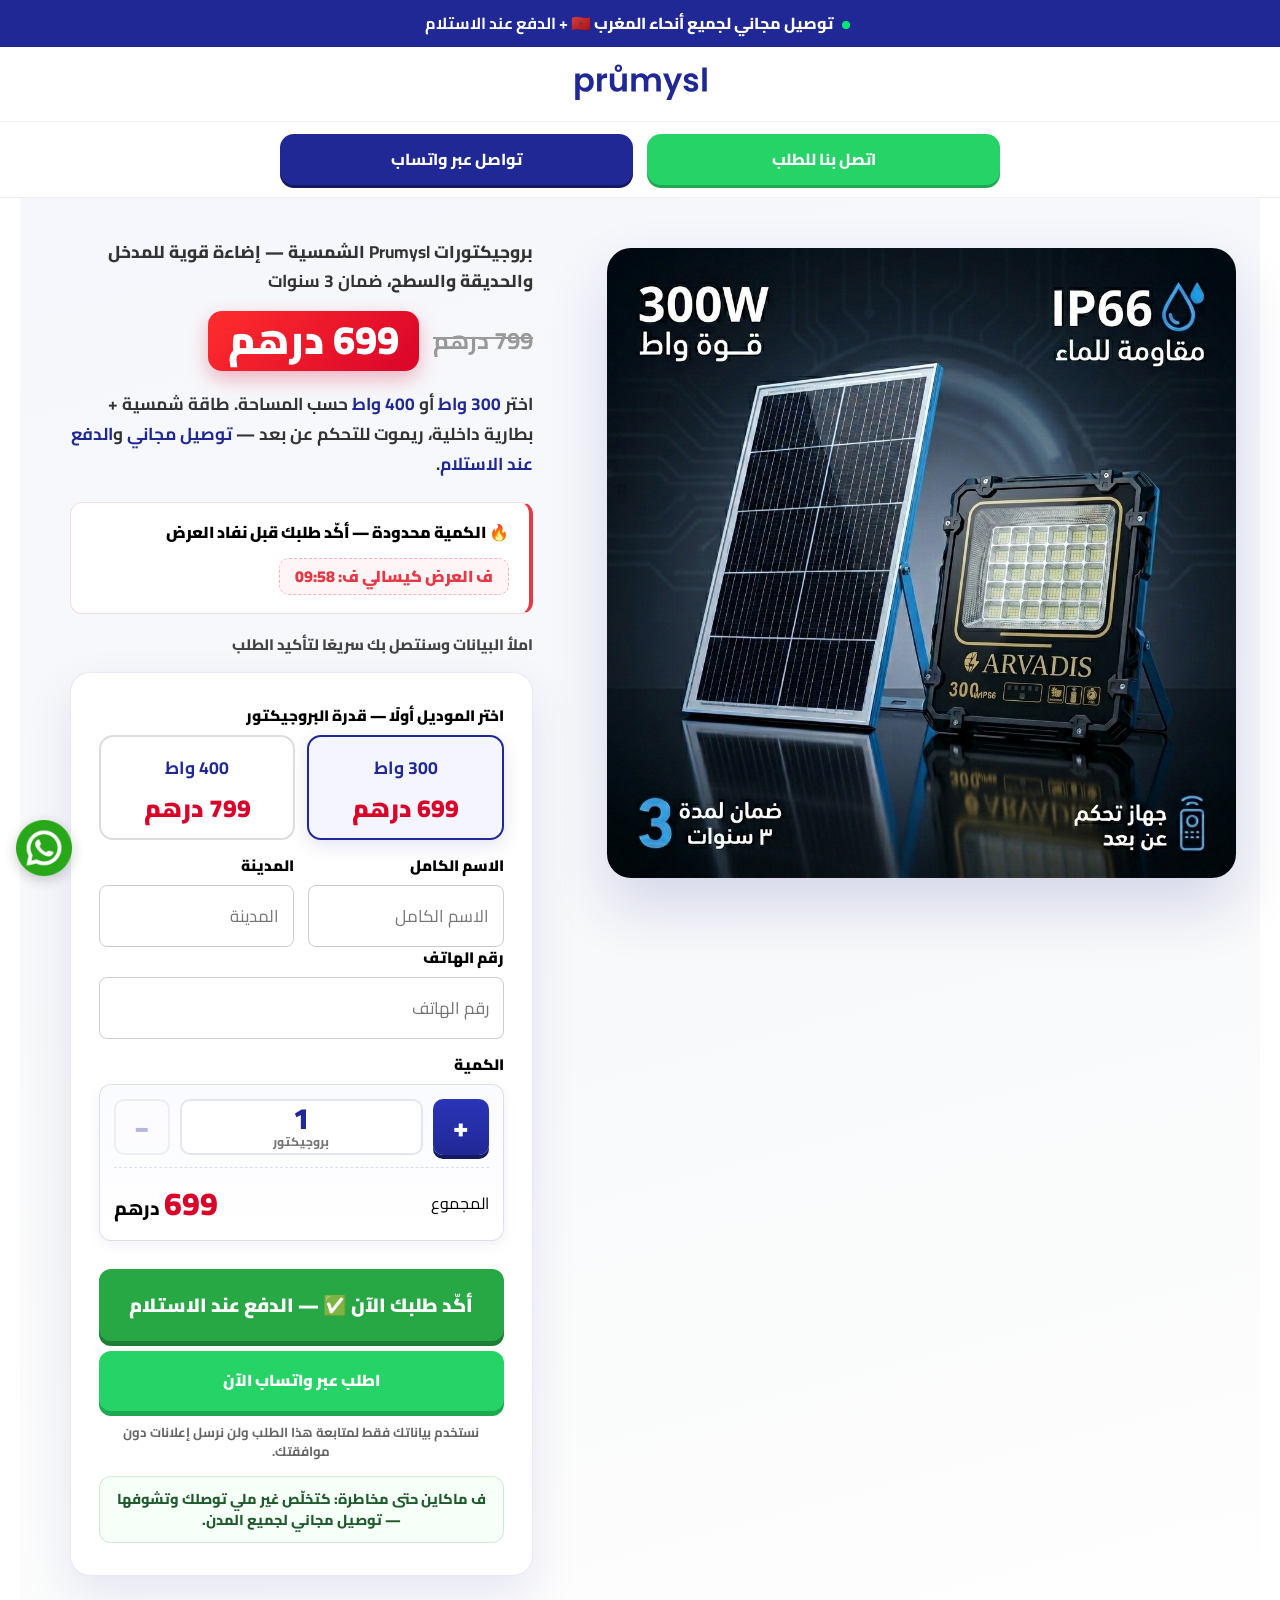
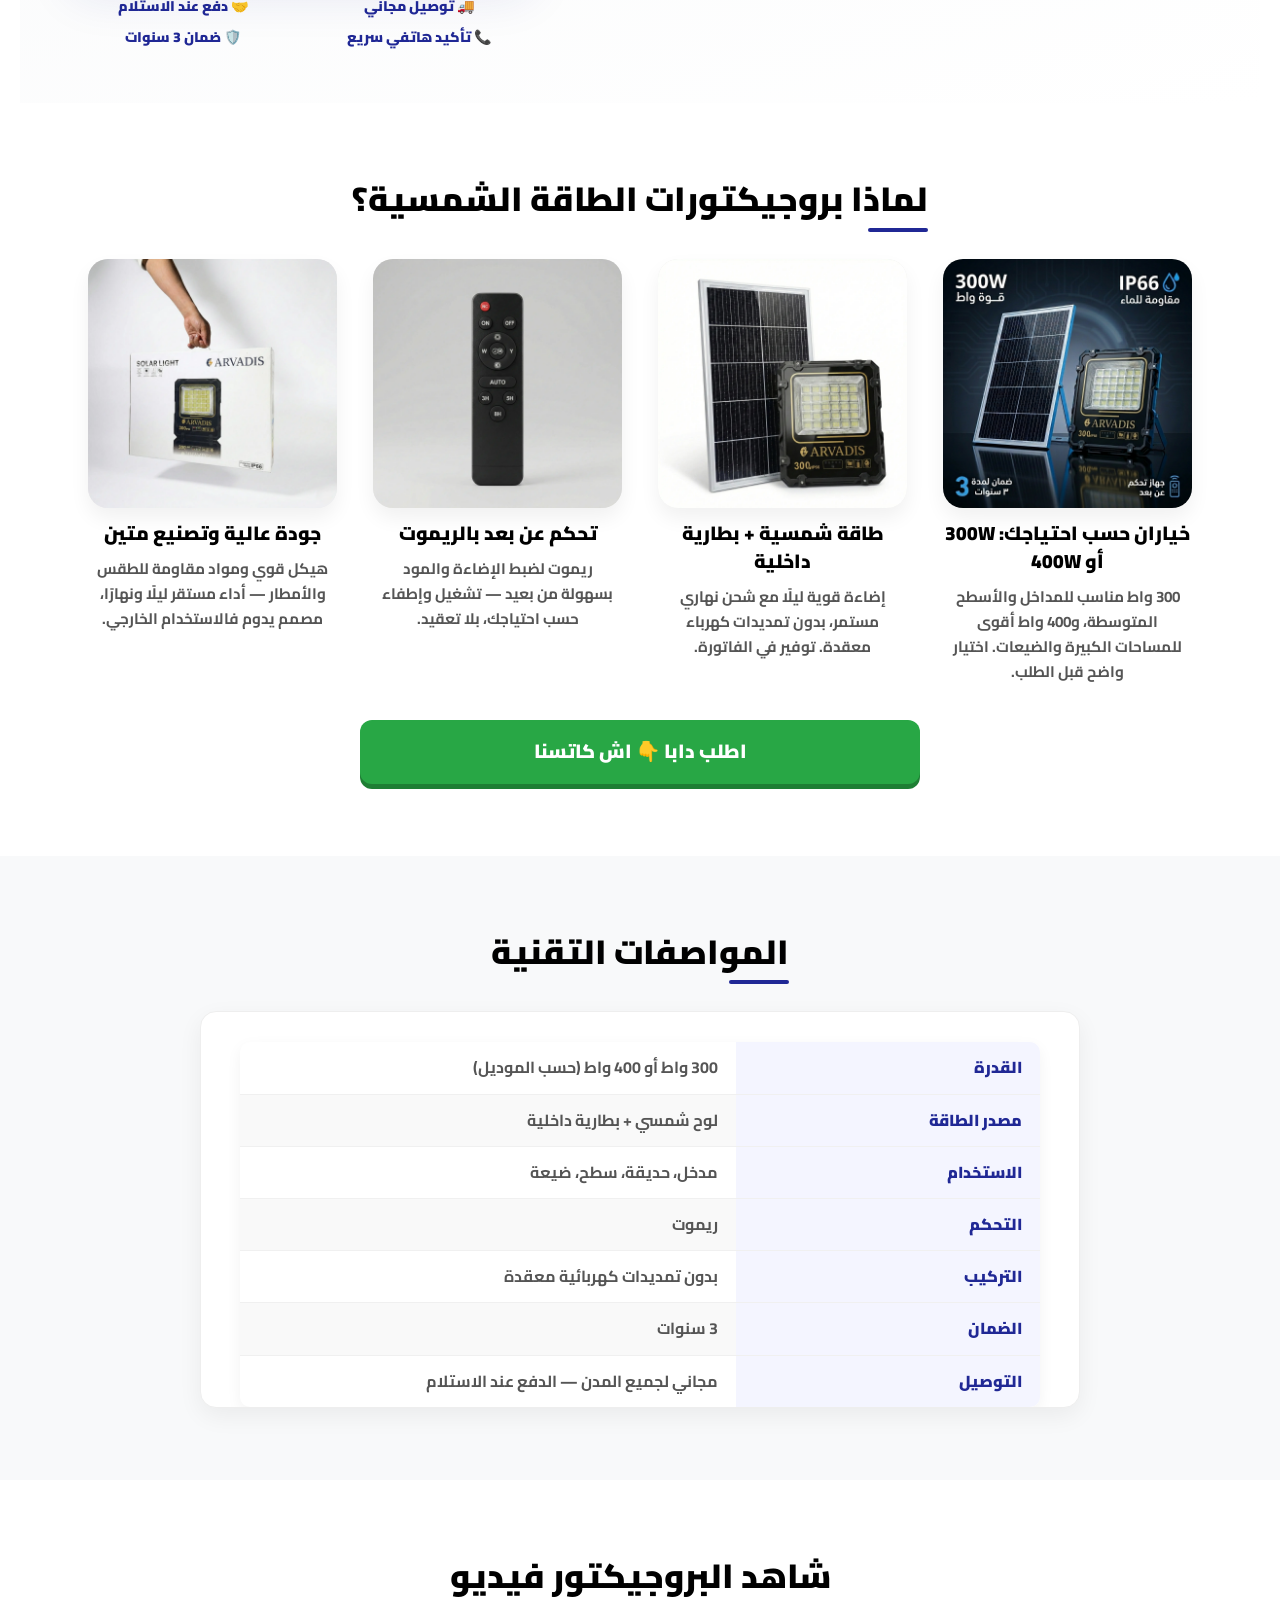
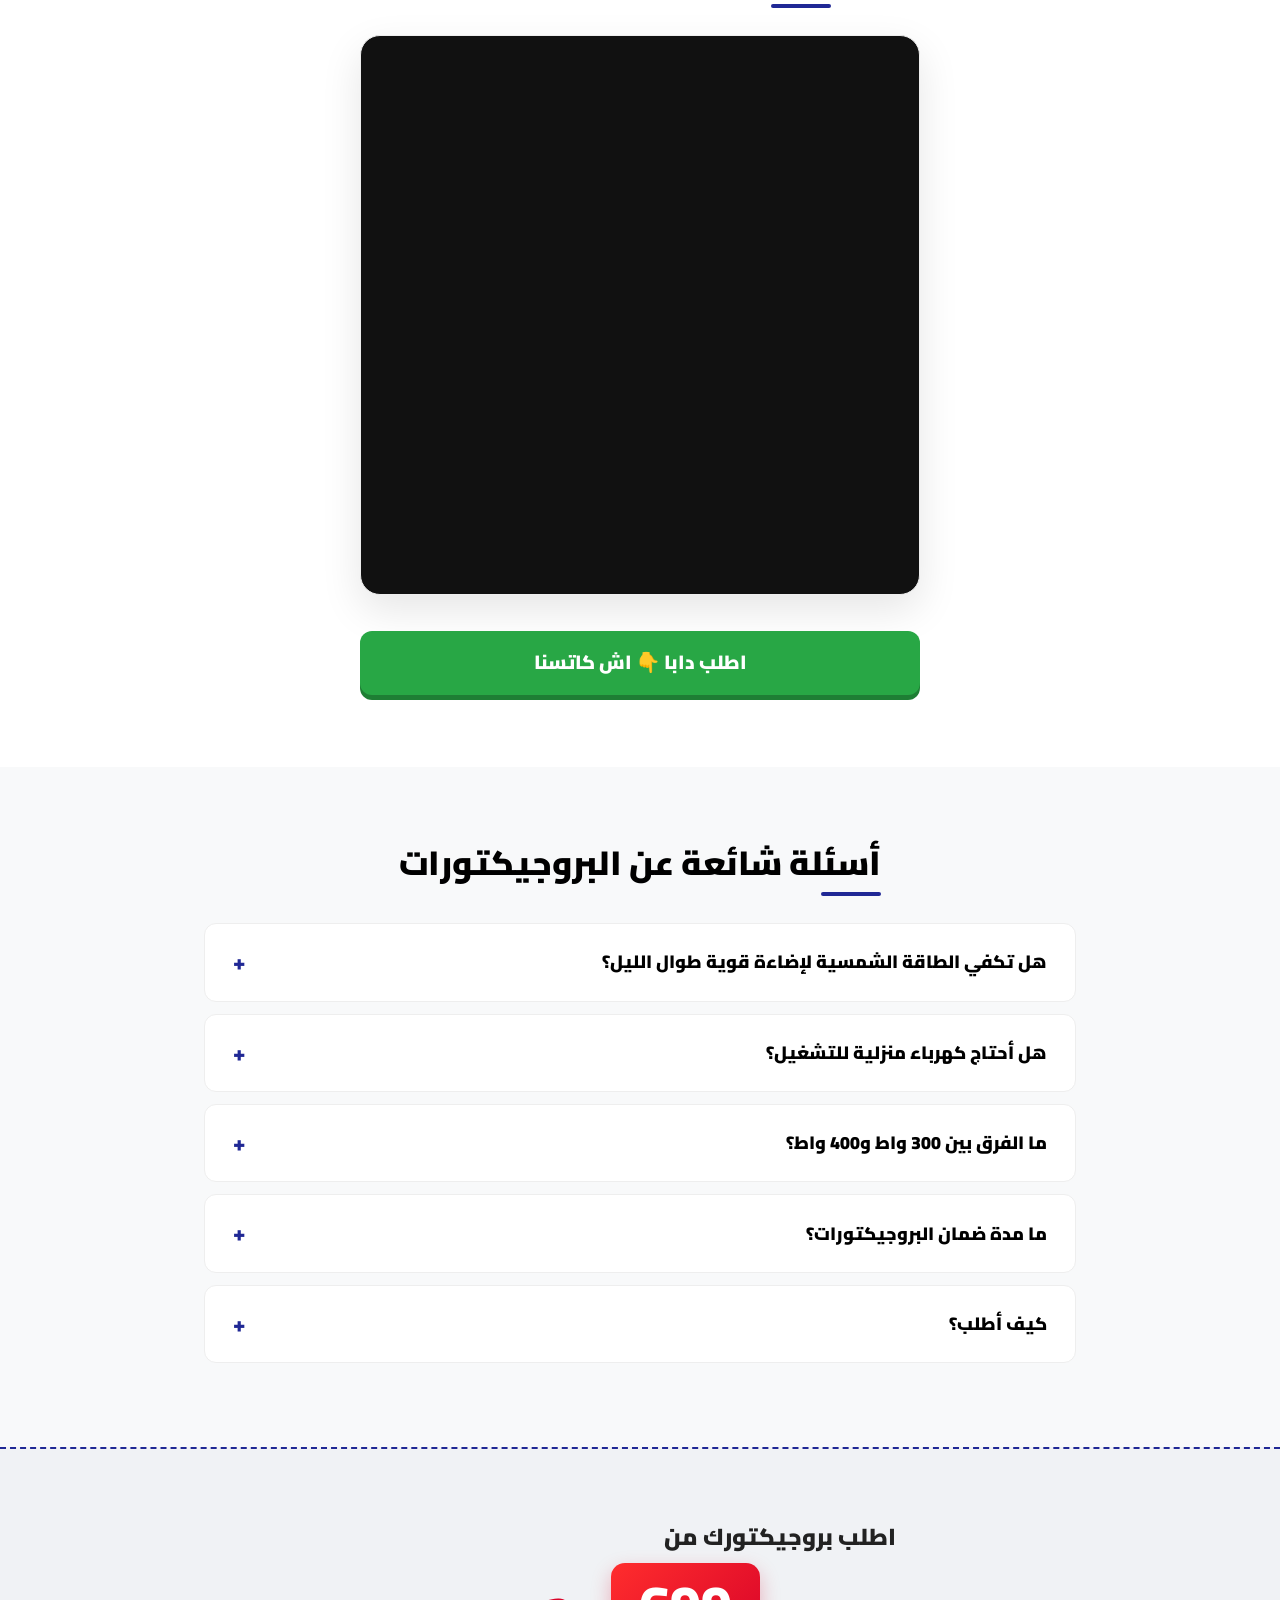
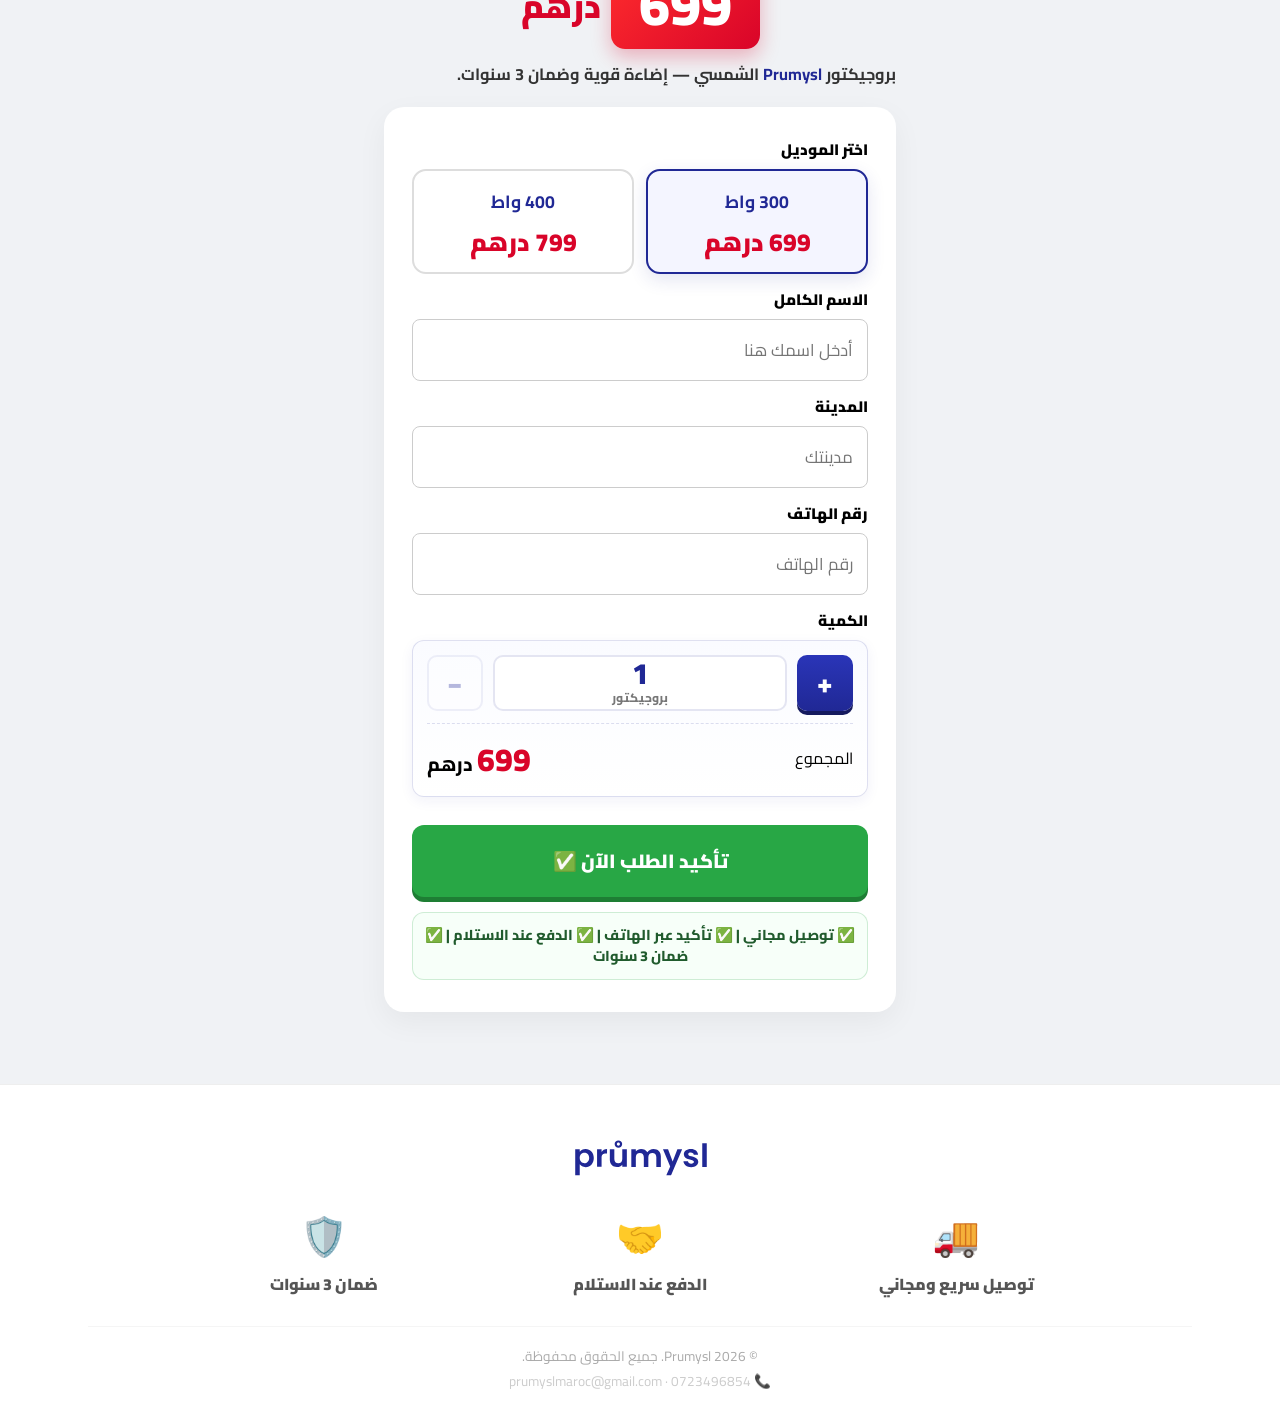
<file: projectors/index.html>
<!DOCTYPE html>
<html lang="ar" dir="rtl">
<head>
    <meta charset="UTF-8">
    <meta name="viewport" content="width=device-width, initial-scale=1.0">

    <title>بروجيكتور شمسي LED | Prumysl — 300W و400W | المغرب</title>

    <meta name="description" content="بروجيكتورات شمسية Prumysl من 699 درهم: إضاءة قوية للمدخل والحديقة والسطح، 300 واط أو 400 واط، ريموت للتحكم عن بعد، ضمان 3 سنوات. توصيل مجاني والدفع عند الاستلام في المغرب.">
    <meta name="keywords" content="بروجيكتور شمسي, إضاءة شمسية LED, بروجيكتور 300 واط, بروجيكتور 400 واط, إضاءة خارجية شمسية, ضمان 3 سنوات, Prumysl, solar projector Morocco">
    <meta name="robots" content="index, follow, max-image-preview:large, max-snippet:-1, max-video-preview:-1">
    <meta name="author" content="Prumysl">
    <meta name="geo.region" content="MA">
    <meta name="geo.placename" content="Morocco">

    <link rel="canonical" href="https://prumysl.cc/projectors/">
    <link rel="alternate" hreflang="ar" href="https://prumysl.cc/projectors/">
    <link rel="alternate" hreflang="x-default" href="https://prumysl.cc/projectors/">

    <link rel="preload" href="images/300W.webp" as="image" fetchpriority="high">

    <meta property="og:title" content="بروجيكتورات شمسية | Prumysl — 300W و400W">
    <meta property="og:description" content="من 699 درهم — إضاءة شمسية قوية للمدخل والحديقة والضيعة. ضمان 3 سنوات وتوصيل مجاني.">
    <meta property="og:type" content="website">
    <meta property="og:url" content="https://prumysl.cc/projectors/">
    <meta property="og:image" content="https://prumysl.cc/projectors/images/300W.webp">
    <meta property="og:locale" content="ar_MA">
    <meta property="og:site_name" content="Prumysl">

    <meta name="twitter:card" content="summary_large_image">
    <meta name="twitter:title" content="بروجيكتور شمسي LED | Prumysl">
    <meta name="twitter:description" content="699–799 درهم — 300W أو 400W، ريموت للتحكم عن بعد، ضمان 3 سنوات.">
    <meta name="twitter:image" content="https://prumysl.cc/projectors/images/300W.webp">

    <meta name="theme-color" content="#202895">

    <link rel="preconnect" href="https://fonts.googleapis.com">
    <link rel="preconnect" href="https://fonts.gstatic.com" crossorigin>
    <link href="https://fonts.googleapis.com/css2?family=Cairo:wght@400;600;700;800&display=swap" rel="stylesheet">
    <link rel="stylesheet" href="css/style.css">
    <link rel="stylesheet" href="css/desktop-landing.css">

    <script type="application/ld+json">
    {
      "@context": "https://schema.org",
      "@graph": [
        {"@type":"Organization","@id":"https://prumysl.cc/#organization","name":"Prumysl","url":"https://prumysl.cc/","logo":{"@type":"ImageObject","url":"https://prumysl.cc/images/logo.svg"},"areaServed":{"@type":"Country","name":"Morocco"},"contactPoint":[{"@type":"ContactPoint","telephone":"+212-723-496854","contactType":"sales","areaServed":"MA","availableLanguage":["Arabic","French"]}]},
        {"@type":"WebPage","@id":"https://prumysl.cc/projectors/#webpage","url":"https://prumysl.cc/projectors/","name":"بروجيكتورات شمسية | Prumysl","description":"بروجيكتور LED شمسي 300W أو 400W للمداخل والحدائق والأسطح — ضمان 3 سنوات.","inLanguage":"ar","isPartOf":{"@id":"https://prumysl.cc/#website"},"about":{"@id":"https://prumysl.cc/projectors/#product"},"breadcrumb":{"@id":"https://prumysl.cc/projectors/#breadcrumb"}},
        {"@type":"BreadcrumbList","@id":"https://prumysl.cc/projectors/#breadcrumb","itemListElement":[{"@type":"ListItem","position":1,"name":"Prumysl","item":"https://prumysl.cc/"},{"@type":"ListItem","position":2,"name":"بروجيكتورات شمسية","item":"https://prumysl.cc/projectors/"}]},
        {"@type":"Product","@id":"https://prumysl.cc/projectors/#product","name":"Prumysl بروجيكتور LED شمسي","description":"بروجيكتور شمسي بقدرة 300W أو 400W، بطارية داخلية، ريموت للتحكم عن بعد — للمدخل والحديقة والسطح.","image":["https://prumysl.cc/projectors/images/300W.webp","https://prumysl.cc/projectors/images/400W.webp"],"brand":{"@type":"Brand","name":"Prumysl"},"sku":"PROJECTOR-SOLAR","category":"إضاءة شمسية خارجية","offers":{"@type":"AggregateOffer","url":"https://prumysl.cc/projectors/","priceCurrency":"MAD","lowPrice":"699","highPrice":"799","availability":"https://schema.org/InStock","seller":{"@id":"https://prumysl.cc/#organization"}}},
        {"@type":"FAQPage","mainEntity":[
          {"@type":"Question","name":"هل تكفي الطاقة الشمسية لإضاءة قوية طوال الليل؟","acceptedAnswer":{"@type":"Answer","text":"نعم في الاستخدام الطبيعي، لأن النظام يعتمد على لوح شمسي مع بطارية."}},
          {"@type":"Question","name":"هل أحتاج كهرباء منزلية للتشغيل؟","acceptedAnswer":{"@type":"Answer","text":"لا، التشغيل الأساسي بالطاقة الشمسية."}},
          {"@type":"Question","name":"ما الفرق بين 300 واط و400 واط؟","acceptedAnswer":{"@type":"Answer","text":"400 واط أقوى للمساحات الكبيرة، و300 واط مناسب للمداخل والمساحات المتوسطة."}},
          {"@type":"Question","name":"ما مدة ضمان البروجيكتورات؟","acceptedAnswer":{"@type":"Answer","text":"جميع البروجيكتورات بضمان 3 سنوات."}}
        ]}
      ]
    }
    </script>

    <script>
    !function(f,b,e,v,n,t,s)
    {if(f.fbq)return;n=f.fbq=function(){n.callMethod?
    n.callMethod.apply(n,arguments):n.queue.push(arguments)};
    if(!f._fbq)f._fbq=n;n.push=n;n.loaded=!0;n.version='2.0';
    n.queue=[];t=b.createElement(e);t.async=!0;
    t.src=v;s=b.getElementsByTagName(e)[0];
    s.parentNode.insertBefore(t,s)}(window, document,'script',
    'https://connect.facebook.net/en_US/fbevents.js');
    fbq('init', '740114099139411');
    fbq('track', 'PageView');
    </script>
    <noscript><img height="1" width="1" style="display:none"
    src="https://www.facebook.com/tr?id=740114099139411&ev=PageView&noscript=1"
    /></noscript>

    <!-- TikTok Pixel Code Start -->
    <script>
    !function (w, d, t) {
      w.TiktokAnalyticsObject=t;var ttq=w[t]=w[t]||[];ttq.methods=["page","track","identify","instances","debug","on","off","once","ready","alias","group","enableCookie","disableCookie","holdConsent","revokeConsent","grantConsent"],ttq.setAndDefer=function(t,e){t[e]=function(){t.push([e].concat(Array.prototype.slice.call(arguments,0)))}};for(var i=0;i<ttq.methods.length;i++)ttq.setAndDefer(ttq,ttq.methods[i]);ttq.instance=function(t){for(var e=ttq._i[t]||[],n=0;n<ttq.methods.length;n++)ttq.setAndDefer(e,ttq.methods[n]);return e},ttq.load=function(e,n){var r="https://analytics.tiktok.com/i18n/pixel/events.js",o=n&&n.partner;ttq._i=ttq._i||{},ttq._i[e]=[],ttq._i[e]._u=r,ttq._t=ttq._t||{},ttq._t[e]=+new Date,ttq._o=ttq._o||{},ttq._o[e]=n||{};n=document.createElement("script");n.type="text/javascript",n.async=!0,n.src=r+"?sdkid="+e+"&lib="+t;e=document.getElementsByTagName("script")[0];e.parentNode.insertBefore(n,e)};
      ttq.load('D81OHIBC77UDUGTVF380');
      ttq.ready(function () { ttq.page(); });
    }(window, document, 'ttq');
    </script>
    <!-- TikTok Pixel Code End -->

    <style>
        :root {
            --primary-black: #000;
            --primary-white: #fff;
            --accent-blue: #202895;
            --success-green: #28a745;
            --bg-light: #f8f9fa;
            --text-gray: #555;
            --star-color: #ffb800;
            --danger-red: #e63946;
            --soft-blue: #f4f5ff;
        }
        * { margin: 0; padding: 0; box-sizing: border-box; font-family: 'Cairo', sans-serif; }
        body { background: var(--primary-white); color: var(--primary-black); line-height: 1.45; }
        .container { max-width: 1100px; margin: 0 auto; padding: 0 15px; }

        .top-bar { background: var(--accent-blue); color: #fff; text-align: center; padding: 10px; font-size: 0.9rem; font-weight: 800; }
        .top-bar .pulse-dot { display: inline-block; width: 8px; height: 8px; background: #00e676; border-radius: 50%; margin: 0 6px; animation: dotPulse 1.3s infinite; }
        @keyframes dotPulse { 0%,100%{box-shadow:0 0 0 0 rgba(0,230,118,.7)} 70%{box-shadow:0 0 0 10px rgba(0,230,118,0)} }

        header { background: #fff; border-bottom: 1px solid #eee; padding: 12px 0; position: sticky; top: 0; z-index: 1000; backdrop-filter: blur(6px); }
        .header-inner { max-width: 1100px; margin: 0 auto; padding: 0 15px; display: flex; justify-content: center; }
        .logo-container { max-width: 140px; }
        .logo-container img { width: 100%; height: auto; display: block; }

        .contact-quick-row { background: #fff; border-bottom: 1px solid #eee; padding: 12px 15px; }
        .contact-quick-inner { max-width: 1100px; margin: 0 auto; display: grid; grid-template-columns: 1fr 1fr; gap: 10px; }
        .contact-quick-btn { display: flex; align-items: center; justify-content: center; padding: 12px; border-radius: 12px; font-weight: 800; font-size: clamp(.78rem,2.5vw,.95rem); text-decoration: none; color: #fff; text-align: center; }
        .contact-quick-btn--call { background: #25d366; box-shadow: 0 3px 0 #1da851; }
        .contact-quick-btn--wa { background: var(--accent-blue); box-shadow: 0 3px 0 #151a5e; }

        .hero-section { padding-top: 20px; text-align: center; }
        .hero-section img { width: 100%; max-width: 900px; height: auto; display: block; margin: 0 auto; border-radius: 20px; box-shadow: 0 15px 40px rgba(0,0,0,.1); }

        .order-section { padding: 40px 0; background: var(--bg-light); }
        .order-section .container { max-width: 700px; }
        .order-title { text-align: center; margin-bottom: 10px; font-size: 1.75rem; font-weight: 900; }
        .order-title .seo-h1-product { display: block; font-size: clamp(.9rem,2.5vw,1.05rem); font-weight: 800; color: #333; margin-bottom: 12px; line-height: 1.55; }
        .price-row { text-align: center; margin-bottom: 16px; line-height: 1.2; }
        .price-old { color: #999; text-decoration: line-through; font-weight: 700; font-size: clamp(1.2rem, 3.5vw, 1.5rem); margin-left: 10px; vertical-align: middle; }
        .price-highlight {
            display: inline-block;
            padding: 6px 20px 8px;
            font-size: clamp(1.85rem, 6vw, 2.5rem);
            font-weight: 900;
            color: #fff;
            background: linear-gradient(135deg,#ff2d2d,#d90429);
            border-radius: 14px;
            box-shadow: 0 8px 20px rgba(217,4,41,.28);
            animation: pricePulse 1.4s ease-in-out infinite;
            vertical-align: middle;
            line-height: 1.15;
        }
        .retarget-section .order-title {
            font-size: 1rem;
            margin-bottom: 14px;
            line-height: 1.35;
        }
        .retarget-section .seo-h1-cta {
            display: block;
            font-size: clamp(1.15rem, 3.8vw, 1.45rem);
            font-weight: 900;
            color: #222;
            margin-bottom: 10px;
        }
        .retarget-price-row {
            display: flex;
            align-items: center;
            justify-content: center;
            gap: 10px;
            flex-wrap: wrap;
        }
        .retarget-section .order-title .price-highlight {
            font-size: clamp(2.4rem, 9vw, 3.5rem);
            padding: 10px 28px 12px;
            margin: 0;
        }
        .retarget-currency {
            font-size: clamp(1.5rem, 5vw, 2.1rem);
            font-weight: 900;
            color: #d90429;
        }
        @keyframes pricePulse {
            0%, 100% { transform: scale(1); }
            50% { transform: scale(1.04); }
        }
        @media (prefers-reduced-motion: reduce) { .price-highlight { animation: none; } }

        .order-subtitle { text-align: center; margin-bottom: 20px; font-size: 1.02rem; color: #333; font-weight: 700; }
        .order-subtitle b { color: var(--accent-blue); }
        .form-intro { text-align: center; font-weight: 800; color: #444; margin-bottom: 16px; font-size: .95rem; }
        .privacy-note { text-align: center; font-size: .82rem; color: #666; font-weight: 700; margin-top: 12px; }

        .urgency-box { background: #fff; border: 1px solid rgba(230,57,70,.18); border-right: 4px solid var(--danger-red); border-radius: 12px; padding: 15px; margin-bottom: 20px; text-align: center; }
        .urgency-box .line1 { font-weight: 900; margin-bottom: 4px; }
        .urgency-box .timer { display: inline-block; background: #fff5f6; border: 1px dashed rgba(230,57,70,.35); padding: 6px 15px; border-radius: 10px; margin-top: 10px; font-weight: 900; color: var(--danger-red); }

        .order-form { background: #fff; padding: 28px; border-radius: 20px; box-shadow: 0 10px 30px rgba(0,0,0,.05); }
        .form-group { margin-bottom: 15px; }
        .form-group label { display: block; margin-bottom: 8px; font-weight: 900; font-size: .95rem; }
        .form-group input { width: 100%; padding: 14px; border: 1px solid #ccc; border-radius: 8px; text-align: right; font-size: 1.05rem; outline: none; }
        .form-group input:focus { border-color: rgba(32,40,149,.55); box-shadow: 0 0 0 4px rgba(32,40,149,.08); }

        .model-picker { display: grid; grid-template-columns: 1fr 1fr; gap: 12px; margin-bottom: 4px; }
        .model-option {
            border: 2px solid #ddd;
            border-radius: 14px;
            padding: 14px 10px;
            cursor: pointer;
            text-align: center;
            background: #fff;
            transition: border-color .2s, background .2s, box-shadow .2s;
        }
        .model-option:hover { border-color: rgba(32,40,149,.35); }
        .model-option.is-selected {
            border-color: var(--accent-blue);
            background: var(--soft-blue);
            box-shadow: 0 6px 18px rgba(32,40,149,.12);
        }
        .model-option strong { display: block; font-size: 1.1rem; color: var(--accent-blue); margin-bottom: 4px; }
        .model-option .model-price { display: block; margin-top: 10px; font-weight: 900; color: #d90429; font-size: clamp(1.25rem, 4vw, 1.55rem); line-height: 1.2; }

        .projector-video-wrap {
            max-width: min(100%, 560px);
            margin: 0 auto;
            aspect-ratio: 1 / 1;
            border-radius: 20px;
            overflow: hidden;
            box-shadow: 0 15px 40px rgba(0,0,0,.1);
            background: #111;
            border: 1px solid #eee;
        }
        .projector-video-wrap video {
            width: 100%;
            height: 100%;
            object-fit: cover;
            display: block;
        }

        .qty-group { margin-bottom: 16px; margin-top: 4px; }
        .qty-card {
            width: 100%;
            background: linear-gradient(180deg, #fafbff 0%, #fff 100%);
            border: 1px solid rgba(32,40,149,.14);
            border-radius: 12px;
            padding: 14px;
            box-shadow: 0 4px 14px rgba(32,40,149,.06);
        }
        .qty-selector { display: flex; align-items: stretch; gap: 10px; width: 100%; direction: ltr; }
        .qty-btn {
            flex: 0 0 56px; width: 56px; min-height: 56px; border: none; border-radius: 10px;
            font-size: 1.75rem; font-weight: 900; cursor: pointer; display: flex; align-items: center; justify-content: center;
        }
        .qty-btn--minus { background: #fff; color: var(--accent-blue); border: 2px solid rgba(32,40,149,.22); }
        .qty-btn--plus { background: linear-gradient(180deg,#2a35b8 0%,var(--accent-blue) 100%); color: #fff; box-shadow: 0 4px 0 #151a5e; }
        .qty-btn:disabled { opacity: .32; cursor: not-allowed; }
        .qty-display {
            flex: 1; display: flex; flex-direction: column; align-items: center; justify-content: center;
            min-height: 56px; background: #fff; border: 2px solid rgba(32,40,149,.12); border-radius: 10px;
        }
        .qty-value { font-size: 1.85rem; font-weight: 900; color: var(--accent-blue); line-height: 1; }
        .qty-unit-label { font-size: .75rem; font-weight: 800; color: #777; }
        .qty-total-row {
            display: flex; align-items: center; justify-content: space-between; margin-top: 12px; padding-top: 12px;
            border-top: 1px dashed rgba(32,40,149,.15);
        }
        .qty-total-amount-wrap { font-size: clamp(1.05rem, 3vw, 1.2rem); font-weight: 800; }
        .qty-total-amount-wrap strong { color: #d90429; font-size: clamp(1.6rem, 5vw, 2rem); font-weight: 900; }

        .submit-btn {
            width: 100%; background: var(--success-green); color: #fff; border: none; padding: 18px;
            font-size: 1.2rem; font-weight: 900; border-radius: 12px; cursor: pointer; box-shadow: 0 5px 0 #1e7e34;
            margin-top: 12px; transition: .2s;
        }
        .submit-btn:hover { filter: brightness(1.05); transform: translateY(-2px); }
        .submit-btn--wa {
            display: block; text-align: center; text-decoration: none; background: #25d366;
            box-shadow: 0 5px 0 #1da851; margin-top: 10px; font-size: 1rem;
        }
        .reassure {
            background: #f7fff9; border: 1px solid rgba(40,167,69,.2); border-radius: 12px;
            padding: 12px; font-size: .9rem; color: #205b2d; font-weight: 800; margin-top: 15px; text-align: center;
        }

        .inline-trust {
            display: flex; flex-wrap: wrap; justify-content: center; gap: 10px 16px;
            margin: 24px 0 0; font-size: .88rem; font-weight: 900; color: var(--accent-blue);
        }

        .section-divider { text-align: center; margin-bottom: 35px; }
        .section-divider h2 { display: inline-block; position: relative; font-size: 1.75rem; font-weight: 900; }
        .section-divider h2::after {
            content: ''; position: absolute; bottom: -8px; right: 0; width: 60px; height: 4px;
            background: var(--accent-blue); border-radius: 999px;
        }
        .section-lead { text-align: center; font-weight: 800; color: #333; margin: -20px 0 30px; font-size: 1rem; }

        .features-section, .gallery-section, .faq-section, .specs-section, .retarget-section { padding: 60px 0; }
        .features-section, .gallery-section { background: #fff; }
        .specs-section, .faq-section { background: var(--bg-light); }
        .retarget-section { background: #f0f2f5; border-top: 2px dashed var(--accent-blue); }
        .retarget-section .container { max-width: 700px; }

        .features-grid { display: grid; grid-template-columns: repeat(2,1fr); gap: 24px; }
        .feature-box { text-align: center; }
        .feature-img { aspect-ratio: 1; background: #eee; border-radius: 20px; overflow: hidden; margin-bottom: 12px; box-shadow: 0 10px 20px rgba(0,0,0,.06); }
        .feature-img img { width: 100%; height: 100%; object-fit: cover; display: block; }
        .feature-box h3 { font-size: 1.05rem; font-weight: 900; margin-bottom: 8px; }
        .feature-box p { font-size: .88rem; color: var(--text-gray); font-weight: 700; line-height: 1.65; padding: 0 4px; }
        .features-cta-wrap { margin-top: 24px; text-align: center; }
        .features-cta-btn { width: min(100%,560px); text-decoration: none; display: inline-block; }

        .specs-table-wrap { overflow-x: auto; background: #fff; border-radius: 16px; box-shadow: 0 8px 24px rgba(0,0,0,.06); border: 1px solid #eee; }
        .specs-table { width: 100%; border-collapse: collapse; min-width: 320px; }
        .specs-table th, .specs-table td { padding: 14px 18px; text-align: right; border-bottom: 1px solid #f0f0f0; font-weight: 700; }
        .specs-table th { background: var(--soft-blue); color: var(--accent-blue); font-weight: 900; width: 38%; }
        .specs-table tr:last-child td, .specs-table tr:last-child th { border-bottom: none; }


        .faq-section .container { max-width: 800px; }
        .faq-item { background: #fff; margin-bottom: 12px; border-radius: 12px; overflow: hidden; border: 1px solid #eee; }
        .faq-question { padding: 18px 22px; cursor: pointer; display: flex; justify-content: space-between; align-items: center; font-weight: 900; }
        .faq-question::after { content: '+'; font-size: 1.4rem; color: var(--accent-blue); }
        .faq-item.active .faq-question::after { content: '-'; }
        .faq-answer { padding: 0 22px; max-height: 0; overflow: hidden; transition: max-height .3s; color: var(--text-gray); font-weight: 700; line-height: 1.8; }
        .faq-item.active .faq-answer { padding: 0 22px 22px; max-height: 280px; }

        footer { background: #fff; padding: 50px 0 20px; border-top: 1px solid #eee; }
        .footer-logo { max-width: 140px; margin: 0 auto 25px; display: block; filter: none; opacity: 1; }
        .trust-badges { display: grid; grid-template-columns: repeat(3,1fr); gap: 16px; max-width: 800px; margin: 0 auto 30px; text-align: center; }
        .badge-item { font-size: .88rem; font-weight: 900; color: var(--text-gray); }
        .badge-icon { font-size: 1.8rem; display: block; margin-bottom: 8px; }
        .copyright { text-align: center; font-size: .85rem; color: #aaa; border-top: 1px solid #f5f5f5; padding-top: 20px; }

        .whatsapp-float { position: fixed; bottom: 80px; left: 16px; z-index: 1500; width: 56px; height: 56px; border-radius: 50%; box-shadow: 0 4px 14px rgba(0,0,0,.2); }
        .whatsapp-float img { width: 100%; height: 100%; object-fit: contain; }

        .mobile-cta { position: fixed; left: 0; right: 0; bottom: 0; z-index: 2000; background: rgba(255,255,255,.92); backdrop-filter: blur(10px); border-top: 1px solid rgba(0,0,0,.08); padding: 10px 12px calc(10px + env(safe-area-inset-bottom)); display: none; }
        .mobile-cta .cta-wrap { max-width: 600px; margin: 0 auto; }
        .mobile-cta .mini { font-size: .78rem; font-weight: 900; text-align: center; margin-bottom: 8px; }
        .mobile-cta .mini-price { color: #e53935; font-size: 1.45em; font-weight: 900; }
        .mobile-cta .cta-btn { width: 100%; border: none; border-radius: 14px; padding: 14px; font-size: 1.05rem; font-weight: 900; cursor: pointer; background: var(--success-green); color: #fff; box-shadow: 0 4px 0 #1e7e34; }

        .projectors-page img[loading="lazy"] { opacity: 1; }
        html { scroll-behavior: smooth; }

        @media (max-width: 768px) {
            .features-grid { grid-template-columns: repeat(2,1fr); gap: 12px; }
        }
        @media (max-width: 480px) {
            .order-section { padding-bottom: 78px; }
            .order-form { padding: 18px; }
            .model-picker { gap: 8px; }
            .trust-badges { grid-template-columns: 1fr; }
        }
    </style>
</head>
<body class="projectors-page">

    <div class="top-bar">
        <span class="pulse-dot"></span>
        توصيل مجاني لجميع أنحاء المغرب 🇲🇦 <strong>+ الدفع عند الاستلام</strong>
    </div>

    <header>
        <div class="header-inner">
            <div class="logo-container">
                <a href="../index.html" aria-label="Prumysl — الصفحة الرئيسية"><img src="images/logo.svg" alt="Prumysl" width="140" height="46"></a>
            </div>
        </div>
    </header>

    <div class="contact-quick-row" role="region" aria-label="تواصل سريع">
        <div class="contact-quick-inner">
            <a class="contact-quick-btn contact-quick-btn--call" href="tel:+212723496854" dir="ltr">اتصل بنا للطلب</a>
            <a class="contact-quick-btn contact-quick-btn--wa" href="https://api.whatsapp.com/send?phone=212723496854&amp;text=%D9%85%D8%B1%D8%AD%D8%A8%D8%A7%D9%8B%D8%8C%20%D8%A3%D8%B1%D9%8A%D8%AF%20%D8%B7%D9%84%D8%A8%20%D8%A8%D8%B1%D9%88%D8%AC%D9%8A%D9%83%D8%AA%D9%88%D8%B1%20%D8%B4%D9%85%D8%B3%D9%8A%20%D9%85%D9%86%20Prumysl" target="_blank" rel="noopener noreferrer">تواصل عبر واتساب</a>
        </div>
    </div>

    <main id="main-content">
        <div class="desktop-fold">
        <section class="hero-section">
            <a href="#order" aria-label="الانتقال إلى نموذج الطلب">
                <img id="heroProductImg" src="images/300W.webp" data-fallback="https://slahmaid.github.io/ARVADIS/img/Projectors/300W.webp" alt="بروجيكتور LED شمسي Prumysl — 300 واط" width="900" height="600" fetchpriority="high" decoding="async" onerror="if(this.dataset.fallback){this.src=this.dataset.fallback}">
            </a>
        </section>

        <section class="order-section" id="order">
            <div class="container">
                <h1 class="order-title">
                    <span class="seo-h1-product">بروجيكتورات <b>Prumysl</b> الشمسية — إضاءة قوية للمدخل والحديقة والسطح، <b>ضمان 3 سنوات</b></span>
                </h1>
                <div class="price-row">
                    <span class="price-old" id="priceOld">799 درهم</span>
                    <span class="price-highlight" id="priceHighlight">699 درهم</span>
                </div>
                <p class="order-subtitle">
                    اختر <b>300 واط</b> أو <b>400 واط</b> حسب المساحة. طاقة شمسية + بطارية داخلية، ريموت للتحكم عن بعد — <b>توصيل مجاني</b> و<b>الدفع عند الاستلام</b>.
                </p>

                <div class="urgency-box">
                    <div class="line1">🔥 الكمية محدودة — أكّد طلبك قبل نفاد العرض</div>
                    <div class="timer" id="offerTimer">ف العرض كيسالي ف: 10:00</div>
                </div>

                <p class="form-intro">املأ البيانات وسنتصل بك سريعًا لتأكيد الطلب</p>

                <form class="order-form" id="main-order-form">
                    <input type="hidden" name="model" value="300w">
                    <input type="hidden" name="quantity" value="1">
                    <input type="hidden" name="price" value="699">

                    <div class="form-group">
                        <label>اختر الموديل أولًا — قدرة البروجيكتور</label>
                        <div class="model-picker" role="radiogroup" aria-label="قدرة البروجيكتور">
                            <button type="button" class="model-option is-selected" data-model="300w" data-unit="699" data-old="799" data-img="images/300W.webp" data-fallback="https://slahmaid.github.io/ARVADIS/img/Projectors/300W.webp">
                                <strong>300 واط</strong>
                                <span class="model-price">699 درهم</span>
                            </button>
                            <button type="button" class="model-option" data-model="400w" data-unit="799" data-old="899" data-img="images/400W.webp" data-fallback="https://slahmaid.github.io/ARVADIS/img/Projectors/400W.webp">
                                <strong>400 واط</strong>
                                <span class="model-price">799 درهم</span>
                            </button>
                        </div>
                    </div>

                    <div class="desktop-form-row">
                    <div class="form-group">
                        <label>الاسم الكامل</label>
                        <input type="text" name="name" placeholder="الاسم الكامل" required>
                    </div>
                    <div class="form-group">
                        <label>المدينة</label>
                        <input type="text" name="city" placeholder="المدينة" required>
                    </div>
                    </div>
                    <div class="form-group">
                        <label>رقم الهاتف</label>
                        <input type="tel" name="phone" placeholder="رقم الهاتف" inputmode="numeric" maxlength="12" pattern="(06|07)[0-9]{8}|212[0-9]{9}" required>
                    </div>

                    <div class="form-group qty-group">
                        <label>الكمية</label>
                        <div class="qty-card">
                            <div class="qty-selector">
                                <button type="button" class="qty-btn qty-btn--minus" aria-label="تقليل الكمية">−</button>
                                <div class="qty-display">
                                    <span class="qty-value" aria-live="polite">1</span>
                                    <span class="qty-unit-label">بروجيكتور</span>
                                </div>
                                <button type="button" class="qty-btn qty-btn--plus" aria-label="زيادة الكمية">+</button>
                            </div>
                            <div class="qty-total-row">
                                <span class="qty-total-label">المجموع</span>
                                <span class="qty-total-amount-wrap"><strong class="qty-total-amount">699</strong> درهم</span>
                            </div>
                        </div>
                    </div>

                    <button type="submit" class="submit-btn">أكّد طلبك الآن ✅ — الدفع عند الاستلام</button>
                    <a class="submit-btn submit-btn--wa" id="waOrderLink" href="https://api.whatsapp.com/send?phone=212723496854&amp;text=%D9%85%D8%B1%D8%AD%D8%A8%D8%A7%D9%8B%D8%8C%20%D8%A3%D8%B1%D9%8A%D8%AF%20%D8%B7%D9%84%D8%A8%20%D8%A8%D8%B1%D9%88%D8%AC%D9%8A%D9%83%D8%AA%D9%88%D8%B1%20%D8%B4%D9%85%D8%B3%D9%8A%20300%20%D9%88%D8%A7%D8%B7%20%D9%85%D9%86%20Prumysl" target="_blank" rel="noopener noreferrer">اطلب عبر واتساب الآن</a>
                    <p class="privacy-note">نستخدم بياناتك فقط لمتابعة هذا الطلب ولن نرسل إعلانات دون موافقتك.</p>
                    <div class="reassure">ف ماكاين حتى مخاطرة: كتخلّص غير ملي توصلك وتشوفها — توصيل مجاني لجميع المدن.</div>
                </form>

                <div class="inline-trust">
                    <span>🚚 توصيل مجاني</span>
                    <span>🤝 دفع عند الاستلام</span>
                    <span>📞 تأكيد هاتفي سريع</span>
                    <span>🛡️ ضمان 3 سنوات</span>
                </div>
            </div>
        </section>
    </div>

        <section class="features-section">
            <div class="container">
                <div class="section-divider"><h2>لماذا بروجيكتورات الطاقة الشمسية؟</h2></div>

                <div class="features-grid">
                    <div class="feature-box">
                        <div class="feature-img"><img src="images/300W.webp" data-fallback="https://slahmaid.github.io/ARVADIS/img/Projectors/300W.webp" alt="خيار 300W و400W" loading="lazy" onerror="if(this.dataset.fallback){this.src=this.dataset.fallback}"></div>
                        <h3>خياران حسب احتياجك: 300W أو 400W</h3>
                        <p><b>300 واط</b> مناسب للمداخل والأسطح المتوسطة، و<b>400 واط</b> أقوى للمساحات الكبيرة والضيعات. اختيار واضح قبل الطلب.</p>
                    </div>
                    <div class="feature-box">
                        <div class="feature-img"><img src="images/Projector-solar.jpeg" alt="طاقة شمسية وبطارية داخلية — بروجيكتور Prumysl" loading="lazy" decoding="async"></div>
                        <h3>طاقة شمسية + بطارية داخلية</h3>
                        <p>إضاءة قوية ليلًا مع شحن نهاري مستمر، بدون تمديدات كهرباء معقدة. توفير في الفاتورة.</p>
                    </div>
                    <div class="feature-box">
                        <div class="feature-img"><img src="images/remote.webp" data-fallback="https://slahmaid.github.io/ARVADIS/img/Projectors/Remote%20controle.webp" alt="ريموت للتحكم عن بعد" loading="lazy" onerror="if(this.dataset.fallback){this.src=this.dataset.fallback}"></div>
                        <h3>تحكم عن بعد بالريموت</h3>
                        <p>ريموت لضبط الإضاءة والمود بسهولة من بعيد — تشغيل وإطفاء حسب احتياجك، بلا تعقيد.</p>
                    </div>
                    <div class="feature-box">
                        <div class="feature-img"><img src="images/holding-300w.webp" alt="جودة عالية — بروجيكتور Prumysl" loading="lazy" decoding="async"></div>
                        <h3>جودة عالية وتصنيع متين</h3>
                        <p>هيكل قوي ومواد مقاومة للطقس والأمطار — أداء مستقر ليلًا ونهارًا، مصمم يدوم فالاستخدام الخارجي.</p>
                    </div>
                </div>
                <div class="features-cta-wrap">
                    <a href="#order" class="submit-btn features-cta-btn">اطلب دابا 👇 اش كاتسنا</a>
                </div>
            </div>
        </section>

        <section class="specs-section">
            <div class="container">
                <div class="section-divider"><h2>المواصفات التقنية</h2></div>
                <div class="specs-table-wrap">
                    <table class="specs-table">
                        <tbody>
                            <tr><th>القدرة</th><td>300 واط أو 400 واط (حسب الموديل)</td></tr>
                            <tr><th>مصدر الطاقة</th><td>لوح شمسي + بطارية داخلية</td></tr>
                            <tr><th>الاستخدام</th><td>مدخل، حديقة، سطح، ضيعة</td></tr>
                            <tr><th>التحكم</th><td>ريموت</td></tr>
                            <tr><th>التركيب</th><td>بدون تمديدات كهربائية معقدة</td></tr>
                            <tr><th>الضمان</th><td>3 سنوات</td></tr>
                            <tr><th>التوصيل</th><td>مجاني لجميع المدن — الدفع عند الاستلام</td></tr>
                        </tbody>
                    </table>
                </div>
            </div>
        </section>

        <section class="gallery-section">
            <div class="container">
                <div class="section-divider"><h2>شاهد البروجيكتور فيديو</h2></div>
                <div class="projector-video-wrap">
                    <video
                        class="projector-video"
                        src="images/Projector-Video.mp4"
                        title="فيديو بروجيكتور Prumysl الشمسي"
                        playsinline
                        muted
                        loop
                        autoplay
                        preload="metadata"
                    ></video>
                </div>
                <div class="features-cta-wrap">
                    <a href="#order" class="submit-btn features-cta-btn">اطلب دابا 👇 اش كاتسنا</a>
                </div>
            </div>
        </section>

        <section class="faq-section">
            <div class="container">
                <div class="section-divider"><h2>أسئلة شائعة عن البروجيكتورات</h2></div>

                <div class="faq-item">
                    <div class="faq-question">هل تكفي الطاقة الشمسية لإضاءة قوية طوال الليل؟</div>
                    <div class="faq-answer">نعم في الاستخدام الطبيعي، لأن النظام يعتمد على لوح شمسي مع بطارية.</div>
                </div>
                <div class="faq-item">
                    <div class="faq-question">هل أحتاج كهرباء منزلية للتشغيل؟</div>
                    <div class="faq-answer">لا، التشغيل الأساسي بالطاقة الشمسية.</div>
                </div>
                <div class="faq-item">
                    <div class="faq-question">ما الفرق بين 300 واط و400 واط؟</div>
                    <div class="faq-answer"><b>400 واط</b> أقوى للمساحات الكبيرة، و<b>300 واط</b> مناسب للمداخل والمساحات المتوسطة.</div>
                </div>
                <div class="faq-item">
                    <div class="faq-question">ما مدة ضمان البروجيكتورات؟</div>
                    <div class="faq-answer">جميع البروجيكتورات بضمان <b>3 سنوات</b>.</div>
                </div>
                <div class="faq-item">
                    <div class="faq-question">كيف أطلب؟</div>
                    <div class="faq-answer">أرسل الطلب الآن وسنتواصل معك لتأكيده خلال وقت قصير.</div>
                </div>
            </div>
        </section>


        <section class="retarget-section">
            <div class="container">
                <h2 class="order-title">
                    <span class="seo-h1-cta">اطلب بروجيكتورك من</span>
                    <span class="retarget-price-row">
                        <span class="price-highlight" id="retargetPrice">699</span>
                        <span class="retarget-currency">درهم</span>
                    </span>
                </h2>
                <p class="order-subtitle">بروجيكتور <b>Prumysl</b> الشمسي — إضاءة قوية وضمان 3 سنوات.</p>

                <form class="order-form" id="retarget-order-form">
                    <input type="hidden" name="model" value="300w">
                    <input type="hidden" name="quantity" value="1">
                    <input type="hidden" name="price" value="699">

                    <div class="form-group">
                        <label>اختر الموديل</label>
                        <div class="model-picker" role="radiogroup">
                            <button type="button" class="model-option is-selected" data-model="300w" data-unit="699" data-old="799" data-img="images/300W.webp" data-fallback="https://slahmaid.github.io/ARVADIS/img/Projectors/300W.webp">
                                <strong>300 واط</strong>
                                <span class="model-price">699 درهم</span>
                            </button>
                            <button type="button" class="model-option" data-model="400w" data-unit="799" data-old="899" data-img="images/400W.webp" data-fallback="https://slahmaid.github.io/ARVADIS/img/Projectors/400W.webp">
                                <strong>400 واط</strong>
                                <span class="model-price">799 درهم</span>
                            </button>
                        </div>
                    </div>

                    <div class="form-group">
                        <label>الاسم الكامل</label>
                        <input type="text" name="name" placeholder="أدخل اسمك هنا">
                    </div>
                    <div class="form-group">
                        <label>المدينة</label>
                        <input type="text" name="city" placeholder="مدينتك">
                    </div>
                    <div class="form-group">
                        <label>رقم الهاتف</label>
                        <input type="tel" name="phone" placeholder="رقم الهاتف" inputmode="numeric" maxlength="12" pattern="(06|07)[0-9]{8}|212[0-9]{9}" required>
                    </div>

                    <div class="form-group qty-group">
                        <label>الكمية</label>
                        <div class="qty-card">
                            <div class="qty-selector">
                                <button type="button" class="qty-btn qty-btn--minus" aria-label="تقليل الكمية">−</button>
                                <div class="qty-display">
                                    <span class="qty-value" aria-live="polite">1</span>
                                    <span class="qty-unit-label">بروجيكتور</span>
                                </div>
                                <button type="button" class="qty-btn qty-btn--plus" aria-label="زيادة الكمية">+</button>
                            </div>
                            <div class="qty-total-row">
                                <span class="qty-total-label">المجموع</span>
                                <span class="qty-total-amount-wrap"><strong class="qty-total-amount">699</strong> درهم</span>
                            </div>
                        </div>
                    </div>

                    <button type="submit" class="submit-btn">تأكيد الطلب الآن ✅</button>
                    <div class="reassure">✅ توصيل مجاني | ✅ تأكيد عبر الهاتف | ✅ الدفع عند الاستلام | ✅ ضمان 3 سنوات</div>
                </form>
            </div>
        </section>
    </main>

    <footer>
        <div class="container">
            <img src="images/logo.svg" alt="Prumysl Logo" class="footer-logo">
            <div class="trust-badges">
                <div class="badge-item"><span class="badge-icon">🚚</span>توصيل سريع ومجاني</div>
                <div class="badge-item"><span class="badge-icon">🤝</span>الدفع عند الاستلام</div>
                <div class="badge-item"><span class="badge-icon">🛡️</span>ضمان 3 سنوات</div>
            </div>
            <div class="copyright">
                <p>&copy; 2026 Prumysl. جميع الحقوق محفوظة.</p>
                <p style="margin-top:5px;color:#ccc;">📞 0723496854 · prumyslmaroc@gmail.com</p>
            </div>
        </div>
    </footer>

    <a class="whatsapp-float" href="https://api.whatsapp.com/send?phone=212723496854&amp;text=%D9%85%D8%B1%D8%AD%D8%A8%D8%A7%D9%8B%D8%8C%20%D8%A3%D8%B1%D9%8A%D8%AF%20%D8%B7%D9%84%D8%A8%20%D8%A8%D8%B1%D9%88%D8%AC%D9%8A%D9%83%D8%AA%D9%88%D8%B1%20%D8%B4%D9%85%D8%B3%D9%8A%20%D9%85%D9%86%20Prumysl" target="_blank" rel="noopener noreferrer" aria-label="واتساب"><img src="images/whatsapp.png" alt="WhatsApp"></a>

    <div class="mobile-cta" id="mobileCta">
        <div class="cta-wrap">
            <div class="mini">🚚 من <b class="mini-price" id="mobileMiniPrice">699 درهم</b> — توصيل مجاني + الدفع عند الاستلام</div>
            <button class="cta-btn" type="button" id="goToOrder">اطلب دابا 👇 اش كاتسنا</button>
        </div>
    </div>

    <script src="js/ads-config.js"></script>
    <script src="js/order-conversion.js"></script>
    <script src="js/phone-ma.js"></script>
    <script src="js/orders-sheet.js"></script>
    <script>
        const MODELS = {
            '300w': { unit: 699, old: 799, label: '300 واط', contentId: 'PROJECTOR-300W' },
            '400w': { unit: 799, old: 899, label: '400 واط', contentId: 'PROJECTOR-400W' }
        };
        const PROJ_CURRENCY = 'MAD';
        const PROJ_QTY_MIN = 1;
        const PROJ_QTY_MAX = 10;

        function projTtqReady(fn) {
            if (typeof ttq !== 'undefined' && typeof ttq.ready === 'function') ttq.ready(fn);
        }

        function projGetModel(form) {
            const input = form && form.querySelector('input[name="model"]');
            const key = (input && input.value) || '300w';
            return MODELS[key] ? key : '300w';
        }

        function projGetUnitPrice(form) {
            return MODELS[projGetModel(form)].unit;
        }

        function projGetQty(form) {
            const qtyInput = form && form.querySelector('input[name="quantity"]');
            return Math.min(PROJ_QTY_MAX, Math.max(PROJ_QTY_MIN, parseInt((qtyInput && qtyInput.value) || '1', 10) || 1));
        }

        function projUpdateHero(modelBtn) {
            const hero = document.getElementById('heroProductImg');
            if (!hero || !modelBtn) return;
            hero.src = modelBtn.dataset.img || hero.src;
            hero.dataset.fallback = modelBtn.dataset.fallback || '';
            hero.alt = 'بروجيكتور LED شمسي Prumysl — ' + (MODELS[modelBtn.dataset.model] ? MODELS[modelBtn.dataset.model].label : '');
        }

        function projUpdateGlobalPrice(modelKey) {
            const m = MODELS[modelKey] || MODELS['300w'];
            const oldEl = document.getElementById('priceOld');
            const hiEl = document.getElementById('priceHighlight');
            const retEl = document.getElementById('retargetPrice');
            const miniEl = document.getElementById('mobileMiniPrice');
            if (oldEl) oldEl.textContent = m.old + ' درهم';
            if (hiEl) hiEl.textContent = m.unit + ' درهم';
            if (retEl) retEl.textContent = String(m.unit);
            if (miniEl) miniEl.textContent = m.unit + ' درهم';
        }

        function projUpdateWaLink(modelKey) {
            const m = MODELS[modelKey] || MODELS['300w'];
            const link = document.getElementById('waOrderLink');
            if (!link) return;
            const text = 'مرحبًا، أريد طلب بروجيكتور شمسي ' + m.label + ' من Prumysl. الرجاء تأكيد السعر والتوصيل.';
            link.href = 'https://api.whatsapp.com/send?phone=212723496854&text=' + encodeURIComponent(text);
        }

        function projSyncModelUi(form, modelKey) {
            if (!form) return;
            form.querySelectorAll('.model-option').forEach(function (el) {
                el.classList.toggle('is-selected', el.dataset.model === modelKey);
            });
            const modelInput = form.querySelector('input[name="model"]');
            if (modelInput) modelInput.value = modelKey;
            projSetQuantity(form, projGetQty(form));
        }

        function projSelectModel(form, btn) {
            if (!form || !btn) return;
            const modelKey = btn.dataset.model || '300w';
            document.querySelectorAll('form.order-form').forEach(function (f) {
                projSyncModelUi(f, modelKey);
            });
            if (form.id === 'main-order-form') {
                projUpdateHero(btn);
            }
            projUpdateGlobalPrice(modelKey);
            projUpdateWaLink(modelKey);
        }

        function projSetQuantity(form, nextQty) {
            const qty = Math.min(PROJ_QTY_MAX, Math.max(PROJ_QTY_MIN, nextQty));
            const unit = projGetUnitPrice(form);
            const qtyInput = form.querySelector('input[name="quantity"]');
            const priceInput = form.querySelector('input[name="price"]');
            const valueEl = form.querySelector('.qty-value');
            const totalEl = form.querySelector('.qty-total-amount');
            const minusBtn = form.querySelector('.qty-btn--minus');
            const plusBtn = form.querySelector('.qty-btn--plus');
            const total = unit * qty;

            if (qtyInput) qtyInput.value = String(qty);
            if (priceInput) priceInput.value = String(total);
            if (valueEl) valueEl.textContent = String(qty);
            if (totalEl) totalEl.textContent = String(total);
            const unitEl = form.querySelector('.qty-unit-label');
            if (unitEl) unitEl.textContent = qty === 1 ? 'بروجيكتور' : 'بروجيكتورات';
            if (minusBtn) minusBtn.disabled = qty <= PROJ_QTY_MIN;
            if (plusBtn) plusBtn.disabled = qty >= PROJ_QTY_MAX;
        }

        function projCheckoutPayload(form) {
            const modelKey = projGetModel(form);
            const m = MODELS[modelKey];
            const numItems = projGetQty(form);
            return {
                contents: [{ content_id: m.contentId, content_type: 'product', content_name: 'Prumysl Projector ' + m.label }],
                value: m.unit * numItems,
                currency: PROJ_CURRENCY,
                numItems: numItems
            };
        }

        document.querySelectorAll('form.order-form').forEach(function (form) {
            form.querySelectorAll('.model-option').forEach(function (btn) {
                btn.addEventListener('click', function () { projSelectModel(form, btn); });
            });
            const minusBtn = form.querySelector('.qty-btn--minus');
            const plusBtn = form.querySelector('.qty-btn--plus');
            if (minusBtn && plusBtn) {
                minusBtn.addEventListener('click', function () { projSetQuantity(form, projGetQty(form) - 1); });
                plusBtn.addEventListener('click', function () { projSetQuantity(form, projGetQty(form) + 1); });
                projSetQuantity(form, projGetQty(form));
            }
        });

        projUpdateGlobalPrice('300w');
        projUpdateWaLink('300w');

        document.querySelectorAll('.faq-question').forEach(function (q) {
            q.addEventListener('click', function () { q.parentElement.classList.toggle('active'); });
        });

        (function () {
            const video = document.querySelector('.projector-video');
            if (!video) return;
            video.muted = true;
            video.defaultMuted = true;
            video.setAttribute('muted', '');
            function tryAutoPlay() {
                const p = video.play();
                if (p && typeof p.catch === 'function') p.catch(function () {});
            }
            video.addEventListener('loadedmetadata', tryAutoPlay);
            document.addEventListener('visibilitychange', function () {
                if (document.visibilityState === 'visible') tryAutoPlay();
            });
            tryAutoPlay();
        })();

        (function () {
            const el = document.getElementById('offerTimer');
            if (!el) return;
            var total = 10 * 60;
            function tick() {
                var m = String(Math.floor(total / 60)).padStart(2, '0');
                var s = String(total % 60).padStart(2, '0');
                el.textContent = 'ف العرض كيسالي ف: ' + m + ':' + s;
                if (total > 0) total--;
            }
            tick();
            setInterval(tick, 1000);
        })();

        (function () {
            const cta = document.getElementById('mobileCta');
            const btn = document.getElementById('goToOrder');
            const order = document.getElementById('order');
            if (!cta || !btn || !order) return;
            function isSmall() { return window.matchMedia('(max-width: 480px)').matches; }
            btn.addEventListener('click', function () { order.scrollIntoView({ behavior: 'smooth', block: 'start' }); });
            window.addEventListener('scroll', function () {
                if (!isSmall()) { cta.style.display = 'none'; return; }
                var rect = order.getBoundingClientRect();
                var inView = rect.top < window.innerHeight && rect.bottom > 0;
                cta.style.display = inView ? 'none' : 'block';
            });
        })();

        prumyslMaPhone.bind();

        // Meta Pixel: InitiateCheckout once per form when user focuses name / city / phone
        document.querySelectorAll('form.order-form').forEach(function (form) {
            form.addEventListener('focusin', function (e) {
                var t = e.target;
                if (!t || t.tagName !== 'INPUT') return;
                var field = t.getAttribute('name');
                if (field !== 'name' && field !== 'city' && field !== 'phone') return;
                if (form.dataset.checkoutIntentTracked === '1') return;
                form.dataset.checkoutIntentTracked = '1';
                var p = projCheckoutPayload(form);
                if (typeof prumyslProjectorsAdsActive === 'function' && prumyslProjectorsAdsActive()) {
                    if (typeof fbq !== 'undefined') {
                        fbq('track', 'InitiateCheckout', {
                            content_type: 'product',
                            content_ids: [p.contents[0].content_id],
                            currency: PROJ_CURRENCY,
                            value: p.value,
                            num_items: p.numItems
                        });
                    }
                    projTtqReady(function () {
                        ttq.track('InitiateCheckout', {
                            contents: p.contents,
                            value: p.value,
                            currency: p.currency
                        });
                        ttq.track('AddToCart', {
                            contents: p.contents,
                            value: p.value,
                            currency: p.currency
                        });
                    });
                }
            });
        });

        document.querySelectorAll('form.order-form').forEach(function (form) {
            form.addEventListener('submit', function (e) {
                e.preventDefault();
                var phoneInput = form.querySelector('input[name="phone"]');
                var cleanPhone = prumyslMaPhone.clean(phoneInput.value);
                phoneInput.value = cleanPhone;
                if (!prumyslMaPhone.isValid(cleanPhone)) {
                    alert(prumyslMaPhone.INVALID_MSG);
                    phoneInput.focus();
                    return;
                }

                var submitBtn = form.querySelector('.submit-btn[type="submit"]');
                if (submitBtn) {
                    submitBtn.disabled = true;
                    submitBtn.innerText = 'جاري تأكيد الطلب...';
                }

                var formData = new FormData(form);
                var name = formData.get('name') || '';
                var model = formData.get('model') || '300w';
                var quantity = formData.get('quantity') || '1';
                var price = formData.get('price') || '699';
                var redirectUrl = 'thank-you/?ordered=1&name=' + encodeURIComponent(name) +
                    '&model=' + encodeURIComponent(model) +
                    '&quantity=' + encodeURIComponent(quantity) +
                    '&price=' + encodeURIComponent(price);

                var projModel = MODELS[model] || MODELS['300w'];
                submitOrderToSheet({
                    name: name,
                    city: formData.get('city') || '',
                    phone: cleanPhone,
                    product: 'بروجيكتور شمسي ' + projModel.label,
                    quantity: quantity,
                    price: price
                });

                if (form.dataset.checkoutIntentTracked !== '1' && typeof prumyslProjectorsAdsActive === 'function' && prumyslProjectorsAdsActive()) {
                    form.dataset.checkoutIntentTracked = '1';
                    var pSubmit = projCheckoutPayload(form);
                    if (typeof fbq !== 'undefined') {
                        fbq('track', 'InitiateCheckout', {
                            content_type: 'product',
                            content_ids: [pSubmit.contents[0].content_id],
                            currency: PROJ_CURRENCY,
                            value: pSubmit.value,
                            num_items: pSubmit.numItems
                        });
                    }
                }

                if (typeof prumyslSetOrderPending === 'function') {
                    prumyslSetOrderPending('projectors');
                }
                window.location.href = redirectUrl;
            });
        });
    </script>
</body>
</html>
</file>
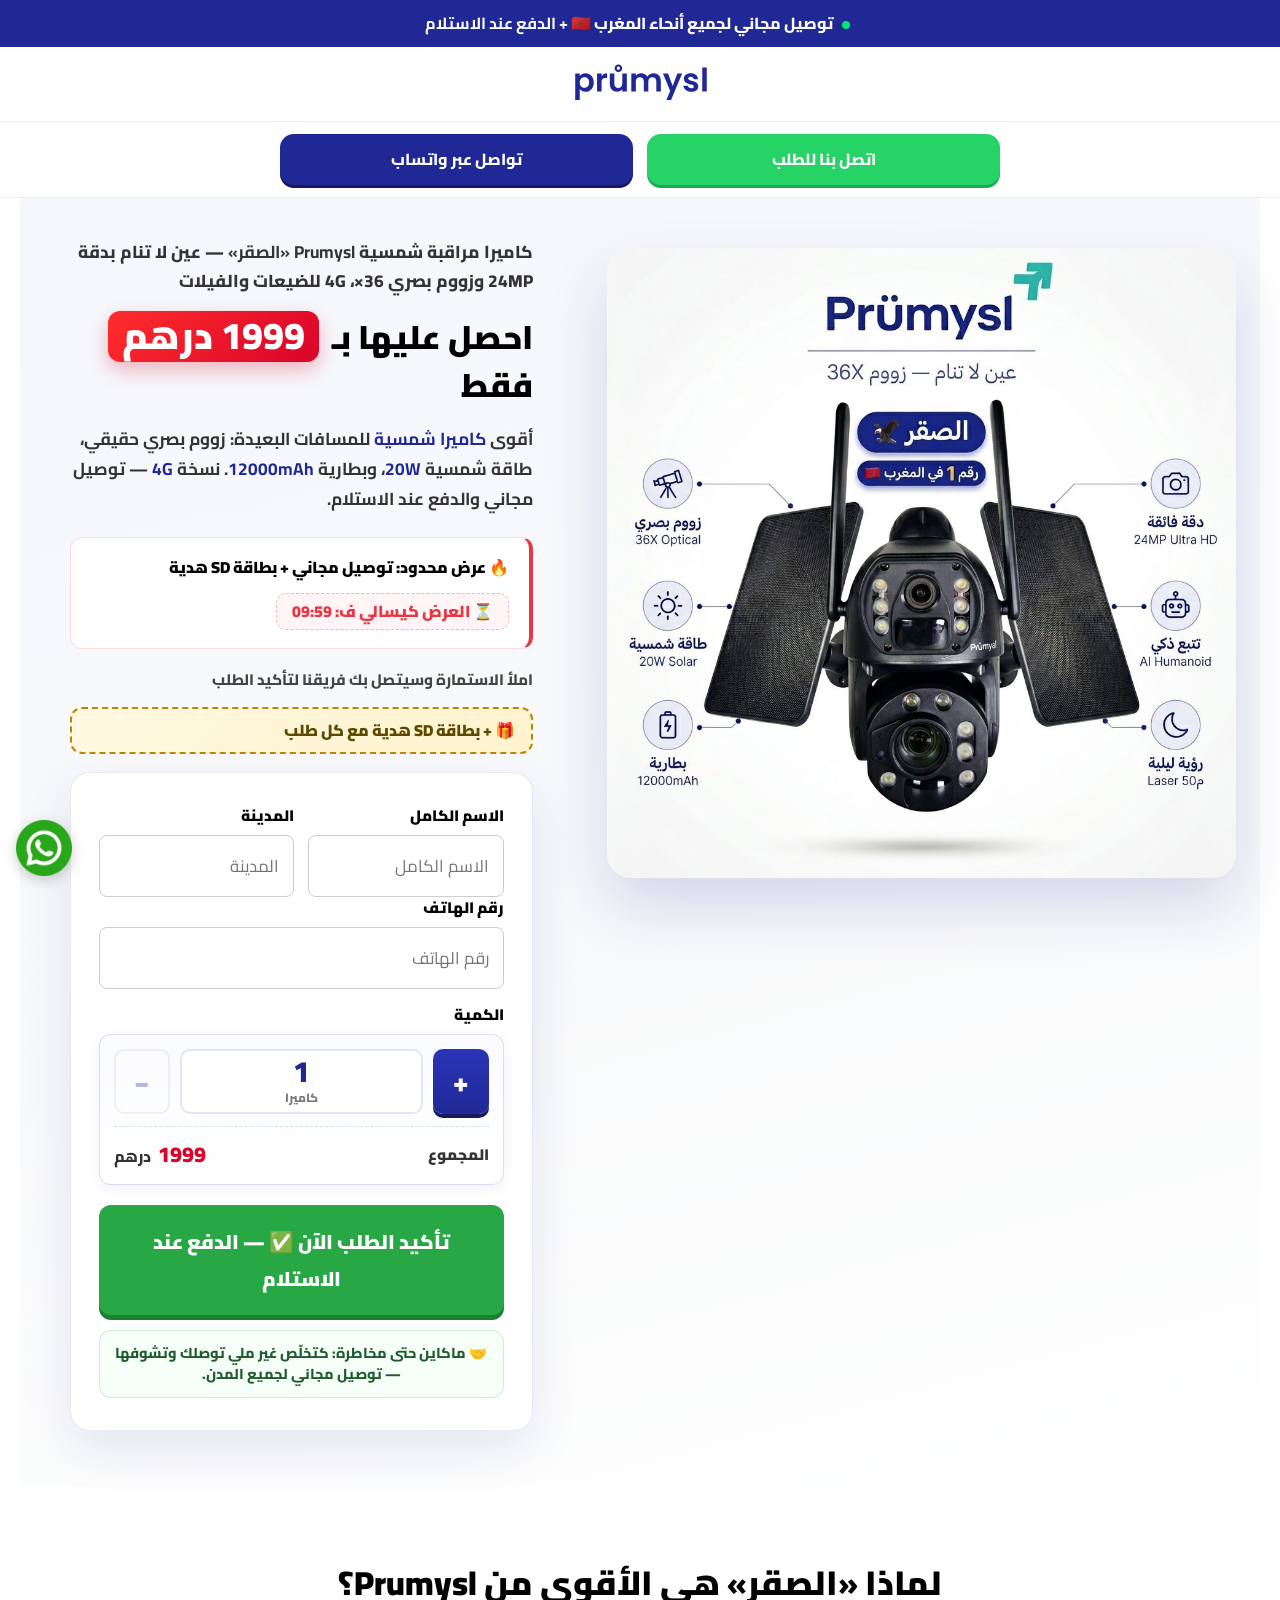
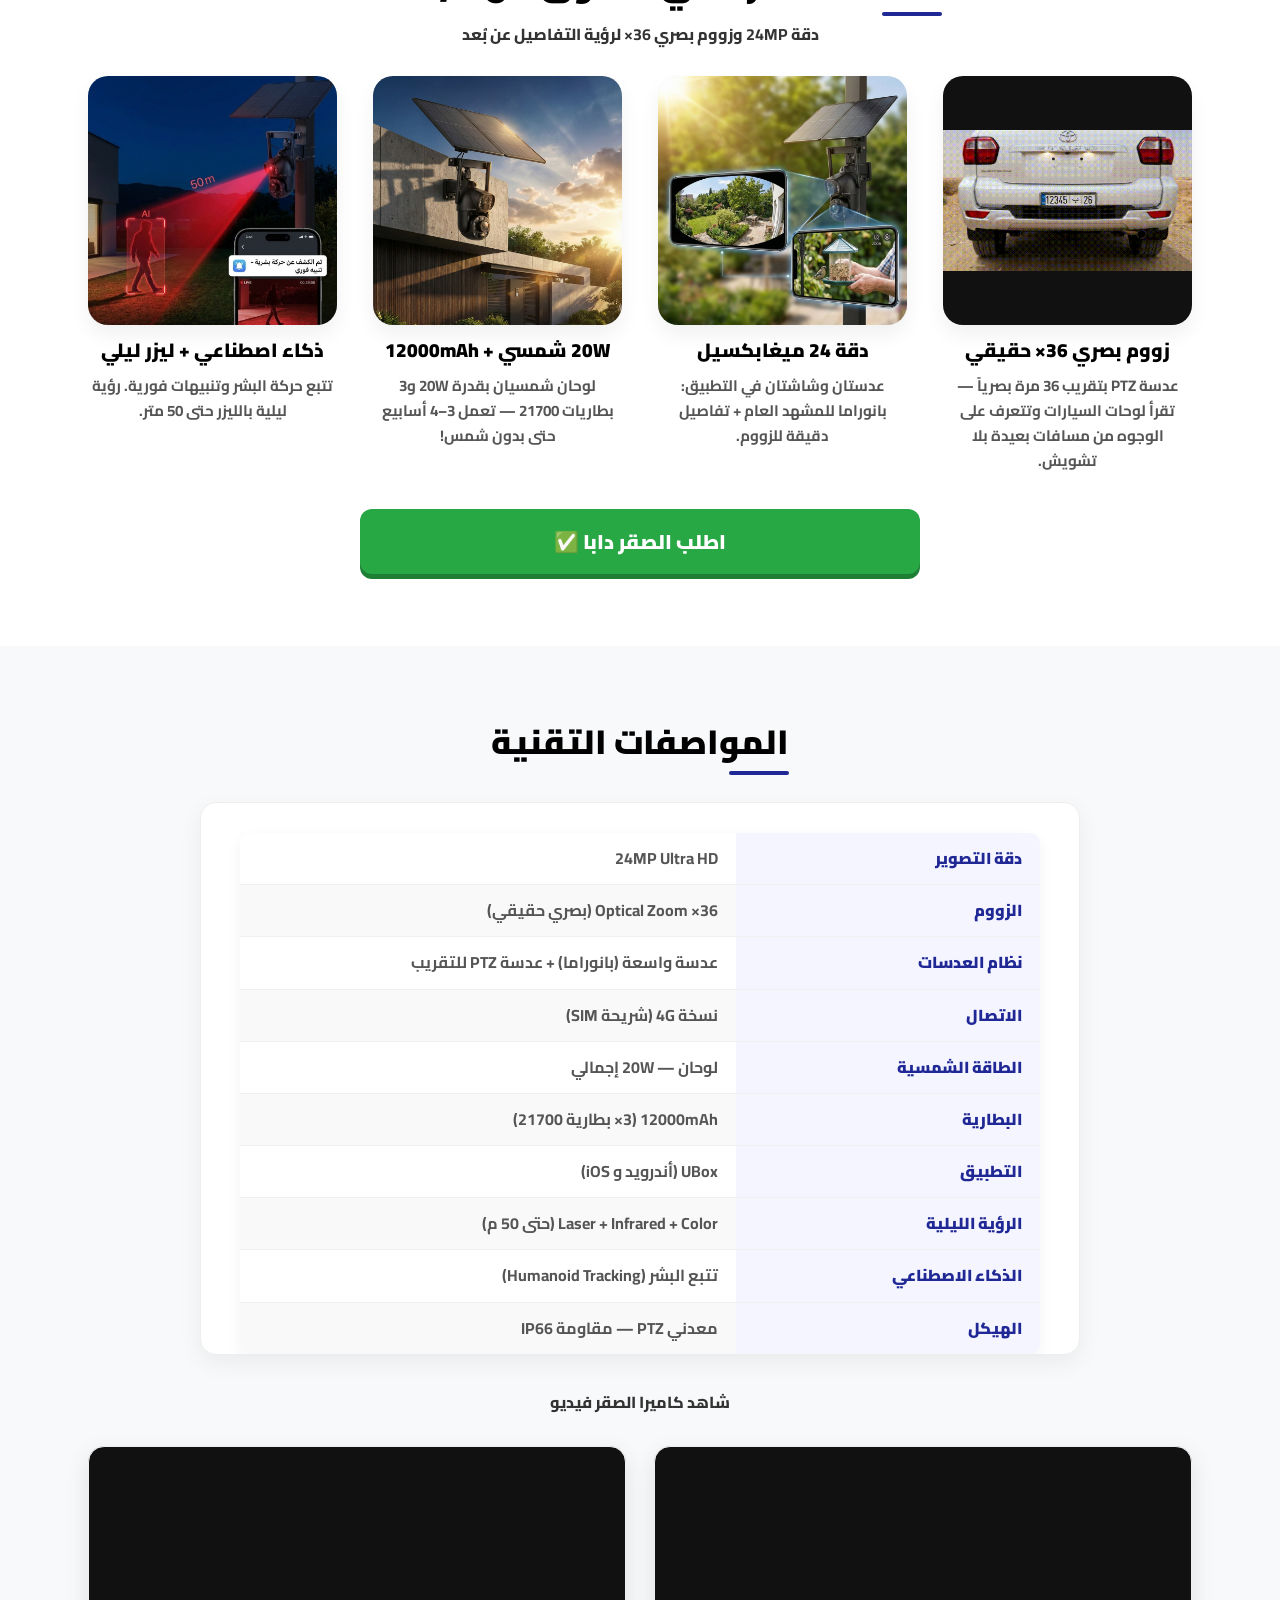
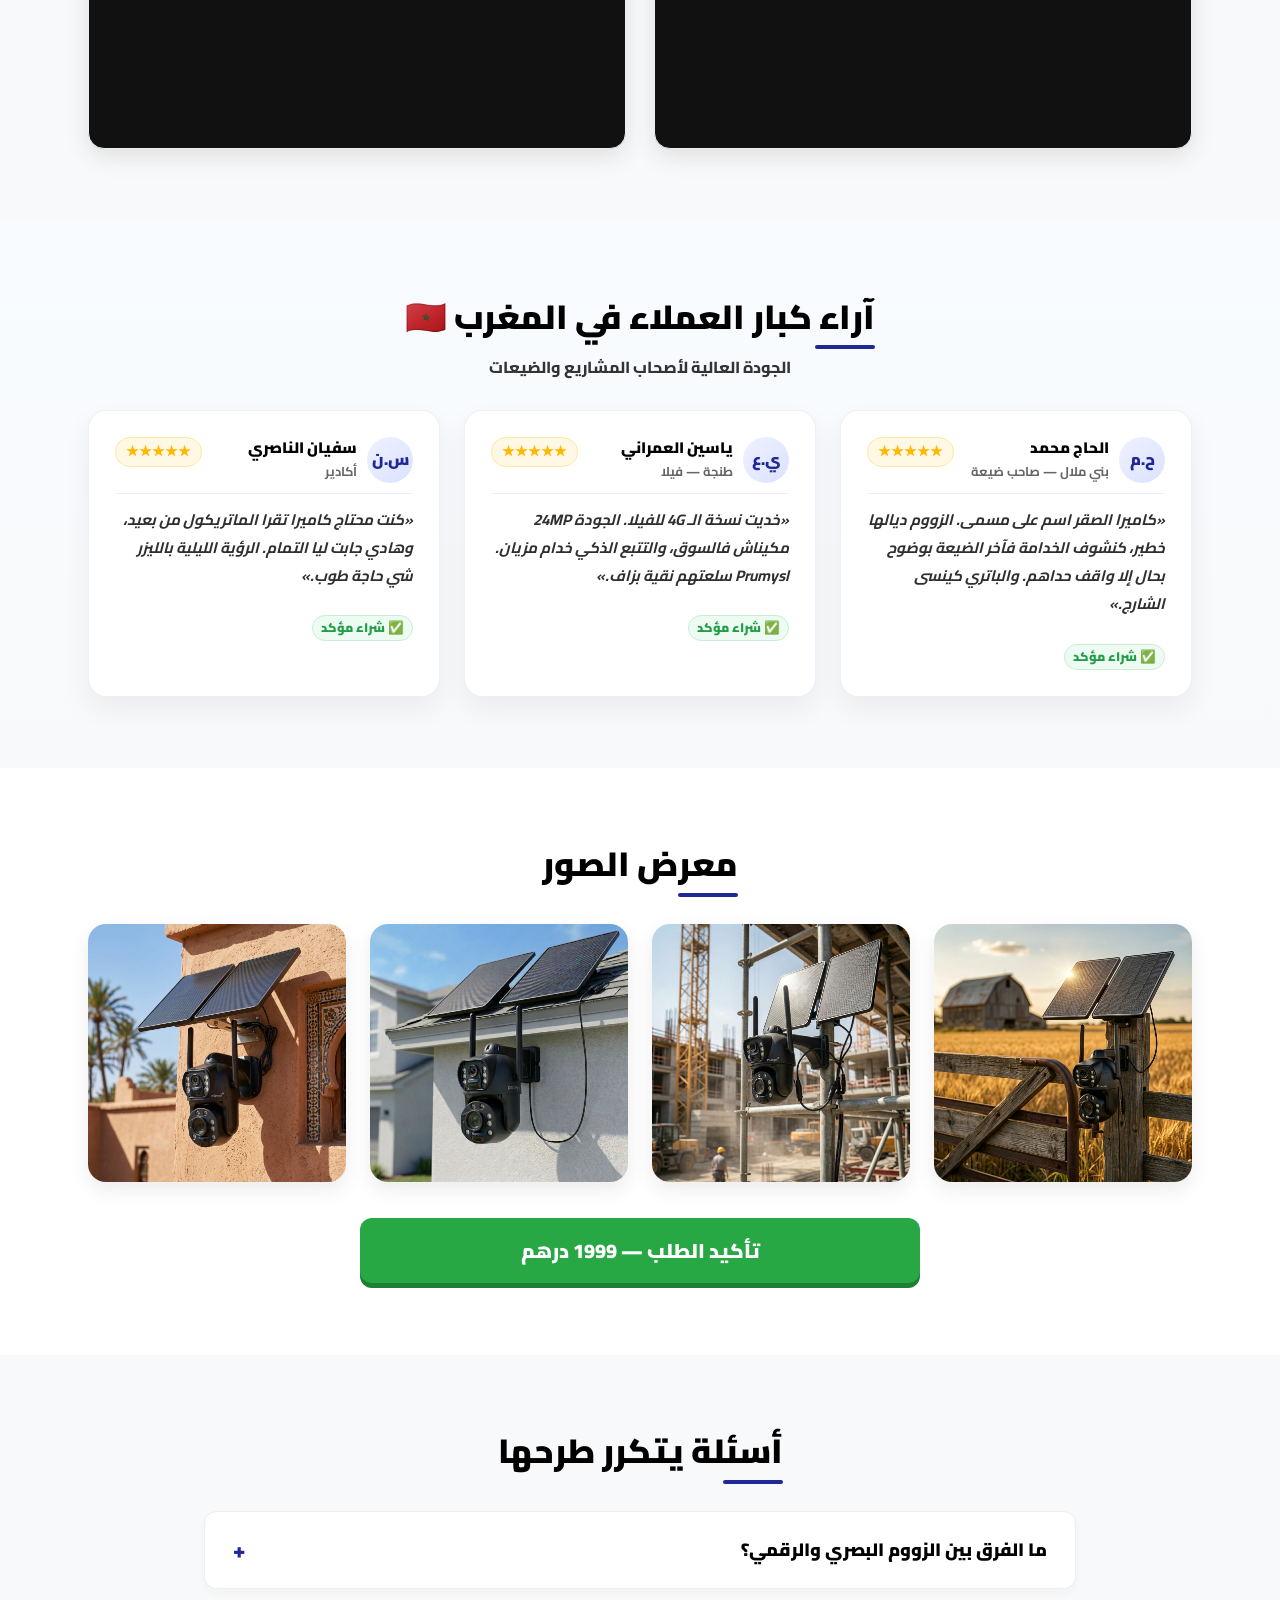
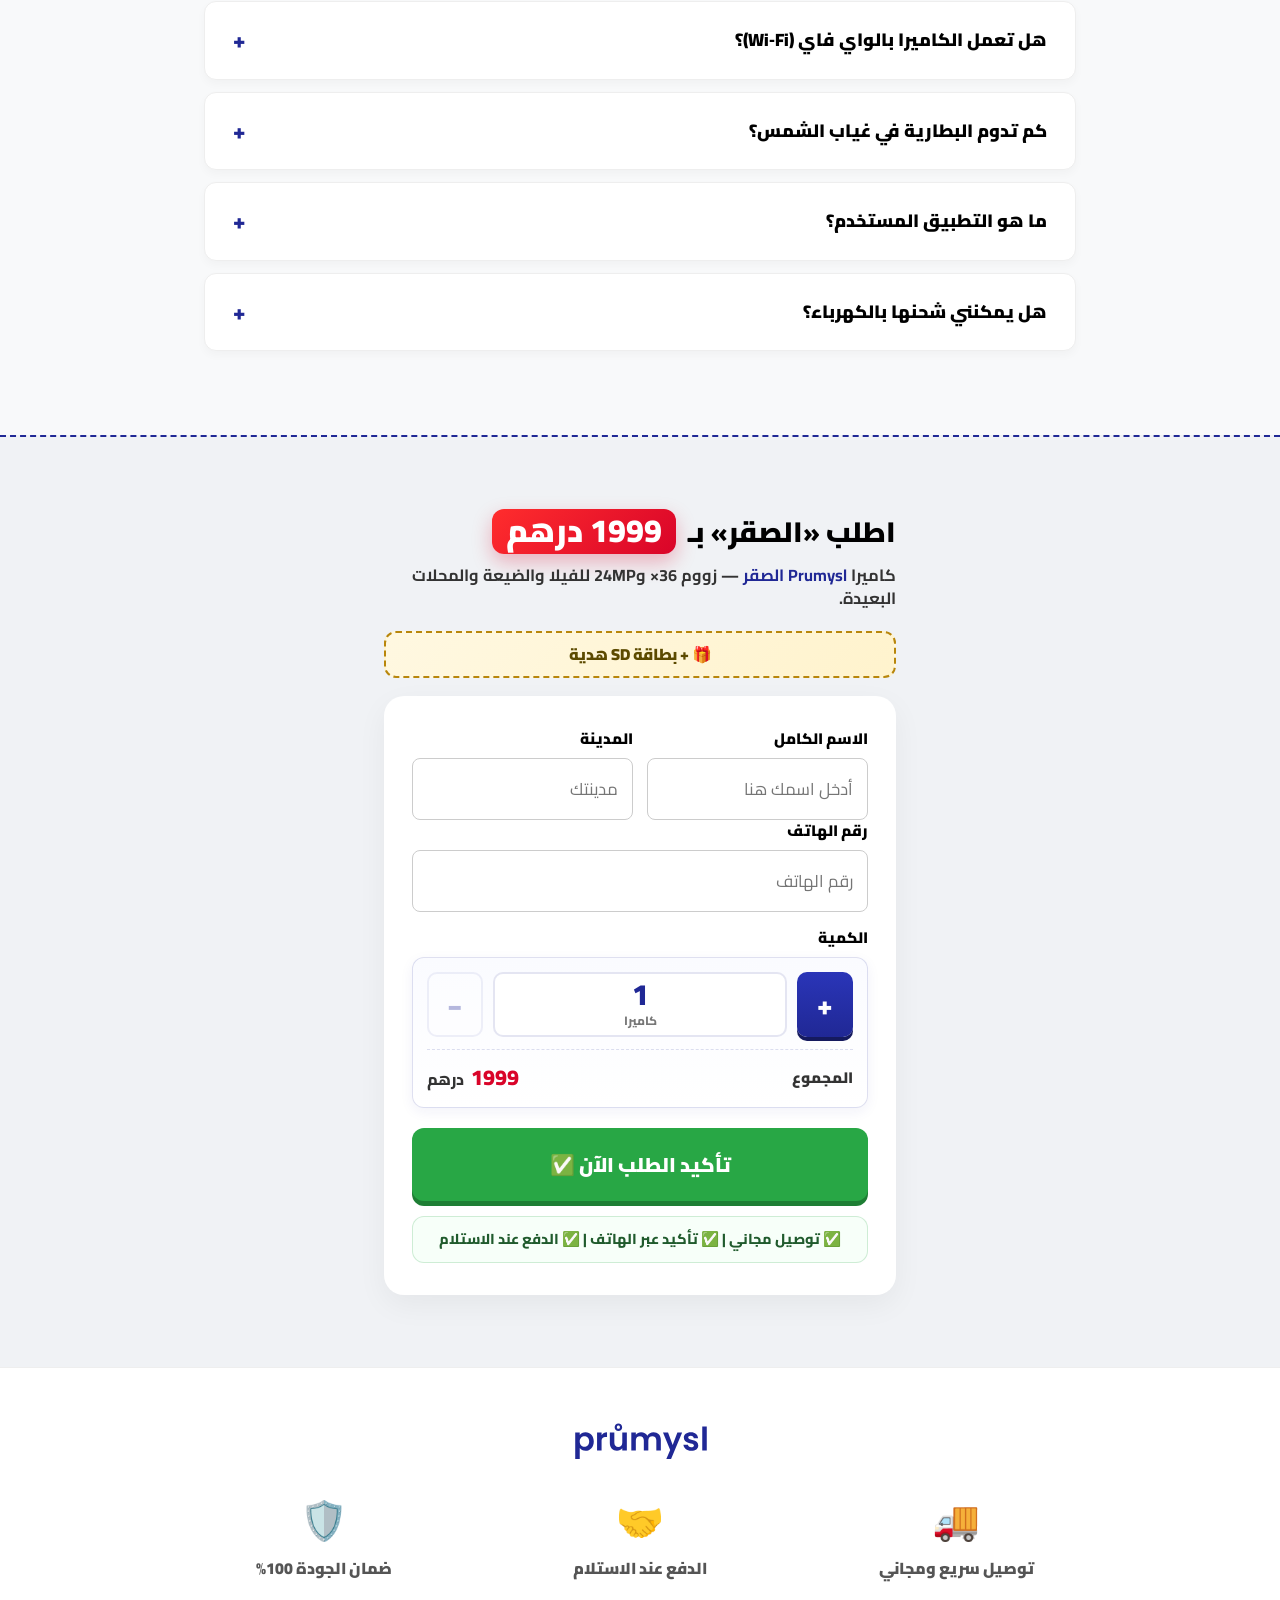
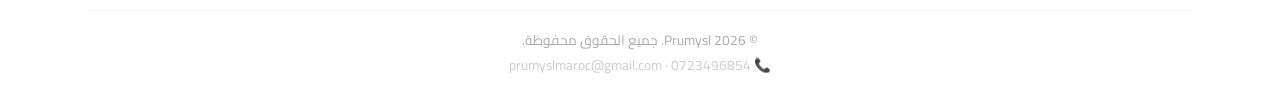
<file: saqr/index.html>
<!DOCTYPE html>
<html lang="ar" dir="rtl">
<head>
    <meta charset="UTF-8">
    <meta name="viewport" content="width=device-width, initial-scale=1.0">

    <title>كاميرا الصقر الشمسية | Prumysl — زووم بصري 36× ودقة 24MP و4G | المغرب</title>

    <meta name="description" content="كاميرا الصقر الشمسية من Prumysl بـ 1999 درهم: زووم بصري 36×، دقة 24MP، عدستان وشاشتان في التطبيق، طاقة شمسية 20W وبطارية 12000mAh، 4G للضيعات والفيلات. رؤية ليلية بالليزر وتتبع ذكي — توصيل مجاني والدفع عند الاستلام في المغرب.">
    <meta name="keywords" content="كاميرا الصقر, كاميرا شمسية زووم 36, كاميرا 4G المغرب, كاميرا مراقبة شمسية, زووم بصري 36X, كاميرا ضيعة, كاميرا فيلا, 24MP, UBox, كاميرا شمسية 12000mAh, Prumysl, Saqr, solar camera Morocco">
    <meta name="robots" content="index, follow, max-image-preview:large, max-snippet:-1, max-video-preview:-1">
    <meta name="author" content="Prumysl">
    <meta name="geo.region" content="MA">
    <meta name="geo.placename" content="Morocco">

    <link rel="canonical" href="https://prumysl.cc/saqr/">
    <link rel="alternate" hreflang="ar" href="https://prumysl.cc/saqr/">
    <link rel="alternate" hreflang="x-default" href="https://prumysl.cc/saqr/">

    <link rel="preload" href="images/Saqr.jpeg" as="image" fetchpriority="high">

    <meta property="og:title" content="كاميرا الصقر | Prumysl — زووم 36× و24MP و4G شمسية">
    <meta property="og:description" content="أقوى كاميرا شمسية للمسافات البعيدة: زووم بصري 36×، 24MP، لوحان 20W وبطارية 12000mAh. توصيل مجاني والدفع عند الاستلام.">
    <meta property="og:type" content="website">
    <meta property="og:url" content="https://prumysl.cc/saqr/">
    <meta property="og:image" content="https://prumysl.cc/saqr/images/Saqr.jpeg">
    <meta property="og:image:width" content="1200">
    <meta property="og:image:height" content="630">
    <meta property="og:image:alt" content="Prumysl كاميرا الصقر الشمسية — زووم 36×">
    <meta property="og:locale" content="ar_MA">
    <meta property="og:site_name" content="Prumysl">

    <meta name="twitter:card" content="summary_large_image">
    <meta name="twitter:title" content="كاميرا الصقر الشمسية — 36× زووم و24MP | Prumysl">
    <meta name="twitter:description" content="1999 درهم — كاميرا شمسية 4G للضيعات والفيلات. زووم بصري حقيقي ورؤية ليلية بالليزر.">
    <meta name="twitter:image" content="https://prumysl.cc/saqr/images/Saqr.jpeg">

    <meta name="theme-color" content="#202895">

    <link rel="preconnect" href="https://fonts.googleapis.com">
    <link rel="preconnect" href="https://fonts.gstatic.com" crossorigin>
    <link href="https://fonts.googleapis.com/css2?family=Cairo:wght@400;600;700;800&display=swap" rel="stylesheet">
    <link rel="stylesheet" href="css/style.css">
    <link rel="stylesheet" href="css/desktop-landing.css">

    <script type="application/ld+json">
    {
      "@context": "https://schema.org",
      "@graph": [
        {"@type":"Organization","@id":"https://prumysl.cc/#organization","name":"Prumysl","url":"https://prumysl.cc/","logo":{"@type":"ImageObject","url":"https://prumysl.cc/images/logo.svg"},"areaServed":{"@type":"Country","name":"Morocco"},"contactPoint":[{"@type":"ContactPoint","telephone":"+212-723-496854","contactType":"sales","areaServed":"MA","availableLanguage":["Arabic","French"]}]},
        {"@type":"WebPage","@id":"https://prumysl.cc/saqr/#webpage","url":"https://prumysl.cc/saqr/","name":"كاميرا الصقر الشمسية | Prumysl","description":"كاميرا مراقبة شمسية بزووم بصري 36× ودقة 24MP واتصال 4G — للفيلات والضيعات في المغرب.","inLanguage":"ar","isPartOf":{"@id":"https://prumysl.cc/#website"},"about":{"@id":"https://prumysl.cc/saqr/#product"},"breadcrumb":{"@id":"https://prumysl.cc/saqr/#breadcrumb"}},
        {"@type":"BreadcrumbList","@id":"https://prumysl.cc/saqr/#breadcrumb","itemListElement":[{"@type":"ListItem","position":1,"name":"Prumysl","item":"https://prumysl.cc/"},{"@type":"ListItem","position":2,"name":"كاميرا الصقر","item":"https://prumysl.cc/saqr/"}]},
        {"@type":"Product","@id":"https://prumysl.cc/saqr/#product","name":"Prumysl كاميرا الصقر — كاميرا مراقبة شمسية 4G","description":"كاميرا شمسية ثنائية العدسة بدقة 24MP وزووم بصري 36×، لوحان شمسيان 20W وبطارية 12000mAh، رؤية ليلية بالليزر وتتبع ذكي للبشر. نسخة 4G للمراقبة عن بُعد.","image":["https://prumysl.cc/saqr/images/Saqr.jpeg"],"brand":{"@type":"Brand","name":"Prumysl"},"sku":"SAQR-36X-4G","category":"كاميرات مراقبة شمسية","offers":{"@type":"Offer","url":"https://prumysl.cc/saqr/","priceCurrency":"MAD","price":"1999","availability":"https://schema.org/InStock","priceValidUntil":"2027-12-31","seller":{"@id":"https://prumysl.cc/#organization"}}},
        {"@type":"FAQPage","mainEntity":[
          {"@type":"Question","name":"ما الفرق بين الزووم البصري والرقمي؟","acceptedAnswer":{"@type":"Answer","text":"الزووم البصري 36× يحرّك العدسات فعلياً دون فقدان الجودة، عكس الزووم الرقمي الذي يكبّر البيكسلات ويشوّش الصورة."}},
          {"@type":"Question","name":"هل تعمل الكاميرا بالواي فاي؟","acceptedAnswer":{"@type":"Answer","text":"هذه النسخة مصممة للعمل بشريحة 4G فقط لضمان التغطية في الأماكن البعيدة والضيعات."}},
          {"@type":"Question","name":"كم تدوم البطارية في غياب الشمس؟","acceptedAnswer":{"@type":"Answer","text":"بطارية 12000mAh تسمح بالعمل من 3 إلى 4 أسابيع حتى بدون شمس قوية."}},
          {"@type":"Question","name":"ما هو التطبيق المستخدم؟","acceptedAnswer":{"@type":"Answer","text":"تطبيق UBox للأندرويد والآيفون مع تسجيل مستمر وتتبع البشر."}},
          {"@type":"Question","name":"هل يمكنني شحنها بالكهرباء؟","acceptedAnswer":{"@type":"Answer","text":"نعم، عبر USB وشاحن هاتف أو Power Bank بالإضافة للشحن الشمسي."}}
        ]}
      ]
    }
    </script>

    <script>
    !function(f,b,e,v,n,t,s)
    {if(f.fbq)return;n=f.fbq=function(){n.callMethod?
    n.callMethod.apply(n,arguments):n.queue.push(arguments)};
    if(!f._fbq)f._fbq=n;n.push=n;n.loaded=!0;n.version='2.0';
    n.queue=[];t=b.createElement(e);t.async=!0;
    t.src=v;s=b.getElementsByTagName(e)[0];
    s.parentNode.insertBefore(t,s)}(window, document,'script',
    'https://connect.facebook.net/en_US/fbevents.js');
    fbq('init', '740114099139411');
    fbq('track', 'PageView');
    </script>
    <noscript><img height="1" width="1" style="display:none"
    src="https://www.facebook.com/tr?id=740114099139411&ev=PageView&noscript=1"
    /></noscript>

    <!-- TikTok Pixel Code Start -->
    <script>
    !function (w, d, t) {
      w.TiktokAnalyticsObject=t;var ttq=w[t]=w[t]||[];ttq.methods=["page","track","identify","instances","debug","on","off","once","ready","alias","group","enableCookie","disableCookie","holdConsent","revokeConsent","grantConsent"],ttq.setAndDefer=function(t,e){t[e]=function(){t.push([e].concat(Array.prototype.slice.call(arguments,0)))}};for(var i=0;i<ttq.methods.length;i++)ttq.setAndDefer(ttq,ttq.methods[i]);ttq.instance=function(t){for(
    var e=ttq._i[t]||[],n=0;n<ttq.methods.length;n++)ttq.setAndDefer(e,ttq.methods[n]);return e},ttq.load=function(e,n){var r="https://analytics.tiktok.com/i18n/pixel/events.js",o=n&&n.partner;ttq._i=ttq._i||{},ttq._i[e]=[],ttq._i[e]._u=r,ttq._t=ttq._t||{},ttq._t[e]=+new Date,ttq._o=ttq._o||{},ttq._o[e]=n||{};n=document.createElement("script")
    ;n.type="text/javascript",n.async=!0,n.src=r+"?sdkid="+e+"&lib="+t;e=document.getElementsByTagName("script")[0];e.parentNode.insertBefore(n,e)};


      ttq.load('D81OHIBC77UDUGTVF380');
      ttq.ready(function () {
        ttq.page();
      });
    }(window, document, 'ttq');
    </script>
    <!-- TikTok Pixel Code End -->

    <style>
        :root {
            --primary-black: #000;
            --primary-white: #fff;
            --accent-blue: #202895;
            --accent-gold: #b8860b;
            --success-green: #28a745;
            --bg-light: #f8f9fa;
            --text-gray: #555;
            --star-color: #ffb800;
            --danger-red: #e63946;
            --soft-blue: #f4f5ff;
        }
        * { margin: 0; padding: 0; box-sizing: border-box; font-family: 'Cairo', sans-serif; }
        body { background: var(--primary-white); color: var(--primary-black); line-height: 1.45; }
        .container { max-width: 1100px; margin: 0 auto; padding: 0 15px; }

        .top-bar { background: var(--accent-blue); color: #fff; text-align: center; padding: 10px; font-size: 0.9rem; font-weight: 800; }
        .top-bar .pulse-dot { display: inline-block; width: 8px; height: 8px; background: #00e676; border-radius: 50%; margin: 0 6px; animation: dotPulse 1.3s infinite; }
        @keyframes dotPulse { 0%,100%{box-shadow:0 0 0 0 rgba(0,230,118,.7)} 70%{box-shadow:0 0 0 10px rgba(0,230,118,0)} }

        header { background: #fff; border-bottom: 1px solid #eee; padding: 12px 0; position: sticky; top: 0; z-index: 1000; backdrop-filter: blur(6px); }
        .header-inner { max-width: 1100px; margin: 0 auto; padding: 0 15px; display: flex; justify-content: center; }
        .logo-container { max-width: 140px; }
        .logo-container img { width: 100%; height: auto; display: block; }

        .contact-quick-row { background: #fff; border-bottom: 1px solid #eee; padding: 12px 15px; }
        .contact-quick-inner { max-width: 1100px; margin: 0 auto; display: grid; grid-template-columns: 1fr 1fr; gap: 10px; }
        .contact-quick-btn { display: flex; align-items: center; justify-content: center; padding: 12px; border-radius: 12px; font-weight: 800; font-size: clamp(.78rem,2.5vw,.95rem); text-decoration: none; color: #fff; text-align: center; }
        .contact-quick-btn--call { background: #25d366; box-shadow: 0 3px 0 #1da851; }
        .contact-quick-btn--wa { background: var(--accent-blue); box-shadow: 0 3px 0 #151a5e; }

        .hero-section { padding-top: 20px; text-align: center; }
        .hero-section img { width: 100%; max-width: 900px; height: auto; display: block; margin: 0 auto; border-radius: 20px; box-shadow: 0 15px 40px rgba(0,0,0,.1); }

        .order-section { padding: 40px 0; background: var(--bg-light); }
        .order-section .container { max-width: 700px; }
        .order-title { text-align: center; margin-bottom: 10px; font-size: 1.75rem; font-weight: 900; }
        .order-title .seo-h1-product { display: block; font-size: clamp(.9rem,2.5vw,1.05rem); font-weight: 800; color: #333; margin-bottom: 12px; line-height: 1.55; }
        .price-highlight {
            display: inline-block;
            margin: 0 6px;
            padding: 2px 14px 4px;
            font-size: 1.15em;
            font-weight: 900;
            color: #fff;
            background: linear-gradient(135deg,#ff2d2d,#d90429);
            border-radius: 12px;
            box-shadow: 0 8px 20px rgba(217,4,41,.28);
            animation: pricePulse 1.4s ease-in-out infinite;
            line-height: 1.2;
        }
        @keyframes pricePulse {
            0%, 100% { transform: scale(1); box-shadow: 0 8px 20px rgba(217,4,41,.28); }
            50% { transform: scale(1.06); box-shadow: 0 10px 28px rgba(217,4,41,.45); }
        }
        @media (prefers-reduced-motion: reduce) {
            .price-highlight { animation: none; }
        }
        .order-subtitle { text-align: center; margin-bottom: 20px; font-size: 1.02rem; color: #333; font-weight: 700; }
        .order-subtitle b { color: var(--accent-blue); }

        .gift-badge { display: block; text-align: center; background: linear-gradient(135deg,#fff8e1,#fff3cd); border: 2px dashed var(--accent-gold); color: #5c4a00; font-weight: 900; padding: 10px 16px; border-radius: 12px; margin-bottom: 18px; font-size: 1rem; }
        .form-intro { text-align: center; font-weight: 800; color: #444; margin-bottom: 16px; font-size: .95rem; }

        .urgency-box { background: #fff; border: 1px solid rgba(230,57,70,.18); border-right: 4px solid var(--danger-red); border-radius: 12px; padding: 15px; margin-bottom: 20px; text-align: center; }
        .urgency-box .line1 { font-weight: 900; margin-bottom: 4px; }
        .urgency-box .timer { display: inline-block; background: #fff5f6; border: 1px dashed rgba(230,57,70,.35); padding: 6px 15px; border-radius: 10px; margin-top: 10px; font-weight: 900; color: var(--danger-red); }

        .order-form { background: #fff; padding: 28px; border-radius: 20px; box-shadow: 0 10px 30px rgba(0,0,0,.05); }
        .form-group { margin-bottom: 15px; }
        .form-group label { display: block; margin-bottom: 8px; font-weight: 900; font-size: .95rem; }
        .form-group input { width: 100%; padding: 14px; border: 1px solid #ccc; border-radius: 8px; text-align: right; font-size: 1.05rem; outline: none; }
        .form-group input:focus { border-color: rgba(32,40,149,.55); box-shadow: 0 0 0 4px rgba(32,40,149,.08); }

        .qty-group { margin-bottom: 16px; margin-top: 4px; }
        .qty-group + .submit-btn { margin-top: 4px; }
        .qty-card {
            width: 100%;
            background: linear-gradient(180deg, #fafbff 0%, #fff 100%);
            border: 1px solid rgba(32,40,149,.14);
            border-radius: 12px;
            padding: 14px;
            box-shadow: 0 4px 14px rgba(32,40,149,.06);
        }
        .qty-selector {
            display: flex;
            align-items: stretch;
            gap: 10px;
            width: 100%;
            direction: ltr;
        }
        .qty-btn {
            flex: 0 0 56px;
            width: 56px;
            min-height: 56px;
            border: none;
            border-radius: 10px;
            font-size: 1.75rem;
            font-weight: 900;
            line-height: 1;
            cursor: pointer;
            transition: transform .12s ease, filter .12s ease, box-shadow .12s ease;
            display: flex;
            align-items: center;
            justify-content: center;
            user-select: none;
            -webkit-tap-highlight-color: transparent;
        }
        .qty-btn:active:not(:disabled) { transform: scale(0.95); }
        .qty-btn--minus {
            background: #fff;
            color: var(--accent-blue);
            border: 2px solid rgba(32,40,149,.22);
            box-shadow: 0 3px 0 rgba(32,40,149,.1);
        }
        .qty-btn--plus {
            background: linear-gradient(180deg, #2a35b8 0%, var(--accent-blue) 100%);
            color: #fff;
            box-shadow: 0 4px 0 #151a5e;
        }
        .qty-btn:hover:not(:disabled) { filter: brightness(1.05); }
        .qty-btn:disabled {
            opacity: .32;
            cursor: not-allowed;
            box-shadow: none;
            transform: none;
        }
        .qty-display {
            flex: 1;
            display: flex;
            flex-direction: column;
            align-items: center;
            justify-content: center;
            gap: 2px;
            min-height: 56px;
            background: #fff;
            border: 2px solid rgba(32,40,149,.12);
            border-radius: 10px;
            padding: 6px 10px;
        }
        .qty-value {
            font-size: 1.85rem;
            font-weight: 900;
            color: var(--accent-blue);
            line-height: 1;
        }
        .qty-unit-label {
            font-size: .75rem;
            font-weight: 800;
            color: #777;
        }
        .qty-total-row {
            display: flex;
            align-items: center;
            justify-content: space-between;
            gap: 12px;
            margin-top: 12px;
            padding-top: 12px;
            border-top: 1px dashed rgba(32,40,149,.15);
        }
        .qty-total-label {
            font-size: .95rem;
            font-weight: 900;
            color: #333;
        }
        .qty-total-amount-wrap {
            font-size: 1rem;
            font-weight: 800;
            color: #333;
        }
        .qty-total-amount-wrap strong {
            color: #d90429;
            font-size: 1.35rem;
            font-weight: 900;
            margin-left: 4px;
        }

        .reassure { background: #f7fff9; border: 1px solid rgba(40,167,69,.2); border-radius: 12px; padding: 12px; font-size: .9rem; color: #205b2d; font-weight: 800; margin-top: 15px; text-align: center; }
        .submit-btn { width: 100%; background: var(--success-green); color: #fff; border: none; padding: 18px; font-size: 1.25rem; font-weight: 900; border-radius: 12px; cursor: pointer; box-shadow: 0 5px 0 #1e7e34; margin-top: 12px; transition: .2s; text-decoration: none; display: inline-block; text-align: center; }
        .submit-btn:hover { filter: brightness(1.05); transform: translateY(-2px); }

        .section-divider { text-align: center; margin-bottom: 35px; }
        .section-divider h2 { display: inline-block; position: relative; font-size: 1.75rem; font-weight: 900; }
        .section-divider h2::after { content: ''; position: absolute; bottom: -8px; right: 0; width: 60px; height: 4px; background: var(--accent-blue); border-radius: 999px; }
        .section-lead { text-align: center; font-weight: 800; color: #333; margin: -20px 0 30px; font-size: 1rem; }

        .features-section, .reviews-section, .gallery-section, .faq-section, .specs-section, .retarget-section { padding: 60px 0; }
        .features-section, .gallery-section { background: #fff; }
        .reviews-section { background: linear-gradient(180deg,#f8fbff 0%,var(--bg-light) 100%); }
        .specs-section, .faq-section { background: var(--bg-light); }
        .retarget-section { background: #f0f2f5; border-top: 2px dashed var(--accent-blue); }
        .retarget-section .container { max-width: 700px; }

        .features-grid { display: grid; grid-template-columns: repeat(4,1fr); gap: 24px; }
        .feature-box { text-align: center; transition: transform .3s; }
        .feature-box:hover { transform: translateY(-5px); }
        .feature-img { aspect-ratio: 1; background: #eee; border-radius: 20px; overflow: hidden; margin-bottom: 12px; box-shadow: 0 10px 20px rgba(0,0,0,.06); }
        .feature-img img { width: 100%; height: 100%; object-fit: cover; display: block; }
        .feature-img--gif img { object-fit: contain; background: #111; }
        .feature-box h3 { font-size: 1.05rem; font-weight: 900; margin-bottom: 8px; }
        .feature-box p { font-size: .88rem; color: var(--text-gray); font-weight: 700; line-height: 1.65; padding: 0 4px; }
        .features-cta-wrap { margin-top: 24px; text-align: center; }
        .features-cta-btn { width: min(100%,560px); }

        .specs-table-wrap { overflow-x: auto; background: #fff; border-radius: 16px; box-shadow: 0 8px 24px rgba(0,0,0,.06); border: 1px solid #eee; }
        .specs-table { width: 100%; border-collapse: collapse; min-width: 320px; }
        .specs-table th, .specs-table td { padding: 14px 18px; text-align: right; border-bottom: 1px solid #f0f0f0; font-weight: 700; }
        .specs-table th { background: var(--soft-blue); color: var(--accent-blue); font-weight: 900; width: 38%; }
        .specs-table tr:last-child td, .specs-table tr:last-child th { border-bottom: none; }

        .video-grid {
            display: grid;
            grid-template-columns: repeat(2, 1fr);
            gap: 20px;
            margin-top: 32px;
        }
        .video-embed {
            position: relative;
            width: 100%;
            aspect-ratio: 16 / 9;
            border-radius: 16px;
            overflow: hidden;
            background: #111;
            box-shadow: 0 8px 24px rgba(0, 0, 0, 0.1);
            border: 1px solid #eee;
        }
        .video-embed iframe {
            position: absolute;
            inset: 0;
            width: 100%;
            height: 100%;
            border: 0;
        }

        .reviews-wrapper { display: grid; grid-template-columns: repeat(3,1fr); gap: 18px; }
        .review-card { background: #fff; padding: 22px; border-radius: 18px; box-shadow: 0 12px 28px rgba(0,0,0,.06); border: 1px solid rgba(32,40,149,.08); }
        .review-header { display: flex; justify-content: space-between; align-items: flex-start; margin-bottom: 12px; }
        .user-info { display: flex; align-items: center; gap: 10px; }
        .user-avatar { width: 46px; height: 46px; background: linear-gradient(135deg,#eef1ff,#dbe2ff); border-radius: 50%; display: flex; align-items: center; justify-content: center; font-weight: 900; color: var(--accent-blue); }
        .review-name { font-weight: 900; display: block; font-size: .95rem; }
        .review-location { font-size: .8rem; color: #666; font-weight: 700; }
        .stars { color: var(--star-color); font-weight: 900; background: #fff8e5; padding: 4px 10px; border-radius: 999px; border: 1px solid #ffe8a3; font-size: .85rem; }
        .review-text { font-size: .95rem; color: #2f2f2f; font-weight: 700; line-height: 1.85; }
        .verified-badge { color: #1f9d47; font-size: .78rem; font-weight: 900; margin-top: 10px; display: inline-block; background: #eefbf2; border: 1px solid #c8efd4; border-radius: 999px; padding: 3px 8px; }

        .gallery-grid { display: grid; grid-template-columns: repeat(4,1fr); gap: 18px; }
        .gallery-item { aspect-ratio: 1; border-radius: 15px; overflow: hidden; box-shadow: 0 8px 20px rgba(0,0,0,.08); }
        .gallery-item img { width: 100%; height: 100%; object-fit: cover; transition: transform .4s; }
        .gallery-item:hover img { transform: scale(1.06); }
        /* style.css hides lazy images until .loaded; Saqr has no loader script */
        .saqr-page img[loading="lazy"] { opacity: 1; }

        .faq-section .container { max-width: 800px; }
        .faq-item { background: #fff; margin-bottom: 12px; border-radius: 12px; overflow: hidden; border: 1px solid #eee; box-shadow: 0 4px 10px rgba(0,0,0,.03); }
        .faq-question { padding: 18px 22px; cursor: pointer; display: flex; justify-content: space-between; align-items: center; font-weight: 900; font-size: 1rem; }
        .faq-question::after { content: '+'; font-size: 1.4rem; color: var(--accent-blue); }
        .faq-item.active .faq-question::after { content: '-'; }
        .faq-answer { padding: 0 22px; max-height: 0; overflow: hidden; transition: max-height .3s; color: var(--text-gray); font-weight: 700; line-height: 1.8; }
        .faq-item.active .faq-answer { padding: 0 22px 22px; max-height: 280px; }

        footer { background: #fff; padding: 50px 0 20px; border-top: 1px solid #eee; }
        .footer-logo { max-width: 140px; margin: 0 auto 25px; display: block; filter: none; opacity: 1; }
        .trust-badges { display: grid; grid-template-columns: repeat(3,1fr); gap: 16px; max-width: 800px; margin: 0 auto 30px; text-align: center; }
        .badge-item { font-size: .88rem; font-weight: 900; color: var(--text-gray); }
        .badge-icon { font-size: 1.8rem; display: block; margin-bottom: 8px; }
        .copyright { text-align: center; font-size: .85rem; color: #aaa; border-top: 1px solid #f5f5f5; padding-top: 20px; }

        .whatsapp-float { position: fixed; bottom: 80px; left: 16px; z-index: 1500; width: 56px; height: 56px; border-radius: 50%; box-shadow: 0 4px 14px rgba(0,0,0,.2); }
        .whatsapp-float img { width: 100%; height: 100%; object-fit: contain; }

        .mobile-cta { position: fixed; left: 0; right: 0; bottom: 0; z-index: 2000; background: rgba(255,255,255,.92); backdrop-filter: blur(10px); border-top: 1px solid rgba(0,0,0,.08); padding: 10px 12px calc(10px + env(safe-area-inset-bottom)); display: none; }
        .mobile-cta .cta-wrap { max-width: 600px; margin: 0 auto; }
        .mobile-cta .mini { font-size: .78rem; font-weight: 900; text-align: center; margin-bottom: 8px; }
        .mobile-cta .mini-price {
            color: #e53935;
            font-size: 1.15em;
            display: inline-block;
            animation: pricePulse 1.4s ease-in-out infinite;
        }
        @media (prefers-reduced-motion: reduce) {
            .mobile-cta .mini-price { animation: none; }
        }
        .mobile-cta .cta-btn { width: 100%; border: none; border-radius: 14px; padding: 14px; font-size: 1.05rem; font-weight: 900; cursor: pointer; background: var(--success-green); color: #fff; box-shadow: 0 4px 0 #1e7e34; }

        html { scroll-behavior: smooth; }

        @media (max-width: 768px) {
            .features-grid, .gallery-grid { grid-template-columns: repeat(2,1fr); gap: 12px; }
            .reviews-wrapper { grid-template-columns: 1fr; }
            .video-grid { grid-template-columns: 1fr; gap: 16px; }
        }
        @media (max-width: 480px) {
            .order-section { padding-bottom: 78px; }
            .contact-quick-inner { gap: 8px; }
            .contact-quick-btn { padding: 10px 6px; font-size: clamp(.7rem, 3.2vw, .85rem); }
            .order-form { padding: 18px; }
            .features-section, .reviews-section, .gallery-section, .faq-section, .specs-section, .retarget-section, footer { padding: 36px 0; }
            .trust-badges { grid-template-columns: 1fr; }
        }
    </style>
</head>
<body class="saqr-page">

    <div class="top-bar">
        <span class="pulse-dot"></span>
        توصيل مجاني لجميع أنحاء المغرب 🇲🇦 <strong>+ الدفع عند الاستلام</strong>
    </div>

    <header>
        <div class="header-inner">
            <div class="logo-container">
                <a href="../index.html" aria-label="Prumysl — الصفحة الرئيسية">
                    <img src="images/logo.svg" alt="Prumysl — كاميرات شمسية للمغرب" width="140" height="46">
                </a>
            </div>
        </div>
    </header>

    <div class="contact-quick-row" role="region" aria-label="تواصل سريع">
        <div class="contact-quick-inner">
            <a class="contact-quick-btn contact-quick-btn--call" href="tel:+212723496854" dir="ltr">اتصل بنا للطلب</a>
            <a class="contact-quick-btn contact-quick-btn--wa" href="https://api.whatsapp.com/send?phone=212723496854&amp;text=%D8%B3%D9%84%D8%A7%D9%85%D8%8C%20%D8%A8%D8%BA%D9%8A%D8%AA%20%D9%86%D8%B3%D8%AA%D9%81%D8%B3%D8%B1%20%D8%B9%D9%84%D9%89%20%D9%83%D8%A7%D9%85%D9%8A%D8%B1%D8%A7%20%D8%A7%D9%84%D8%B5%D9%82%D8%B1" target="_blank" rel="noopener noreferrer">تواصل عبر واتساب</a>
        </div>
    </div>

    <main id="main-content">
    <div class="desktop-fold">
        <section class="hero-section">
            <a href="#order" aria-label="الانتقال إلى نموذج الطلب">
                <img src="images/Saqr.jpeg" alt="كاميرا Prumysl الصقر الشمسية — زووم بصري 36× و24MP" width="900" height="600" fetchpriority="high" decoding="async">
            </a>
        </section>

        <section class="order-section" id="order">
            <div class="container">
                <h1 class="order-title">
                    <span class="seo-h1-product">كاميرا مراقبة شمسية <b>Prumysl «الصقر»</b> — عين لا تنام بدقة 24MP وزووم بصري 36×، 4G للضيعات والفيلات</span>
                    <span class="seo-h1-cta">احصل عليها بـ <span class="price-highlight">1999 درهم</span> فقط</span>
                </h1>
                <p class="order-subtitle">
                    أقوى <b>كاميرا شمسية</b> للمسافات البعيدة: زووم بصري حقيقي، طاقة شمسية <b>20W</b>، وبطارية <b>12000mAh</b>. نسخة <b>4G</b> — توصيل مجاني والدفع عند الاستلام.
                </p>

                <div class="urgency-box">
                    <div class="line1">🔥 عرض محدود: توصيل مجاني + بطاقة SD هدية</div>
                    <div class="timer" id="offerTimer">⏳ العرض كيسالي ف: 10:00</div>
                </div>

                <p class="form-intro">املأ الاستمارة وسيتصل بك فريقنا لتأكيد الطلب</p>
                <div class="gift-badge">🎁 + بطاقة SD هدية مع كل طلب</div>

                <form class="order-form" id="main-order-form">
                    <input type="hidden" name="quantity" value="1">
                    <input type="hidden" name="price" value="1999">

                    <div class="desktop-form-row">
                    <div class="form-group">
                        <label>الاسم الكامل</label>
                        <input type="text" name="name" placeholder="الاسم الكامل" required>
                    </div>
                    <div class="form-group">
                        <label>المدينة</label>
                        <input type="text" name="city" placeholder="المدينة" required>
                    </div>
                    </div>
                    <div class="form-group">
                        <label>رقم الهاتف</label>
                        <input type="tel" name="phone" placeholder="رقم الهاتف" inputmode="numeric" maxlength="12" pattern="(06|07)[0-9]{8}|212[0-9]{9}" required>
                    </div>

                    <div class="form-group qty-group">
                        <label>الكمية</label>
                        <div class="qty-card">
                            <div class="qty-selector">
                                <button type="button" class="qty-btn qty-btn--minus" aria-label="تقليل الكمية">−</button>
                                <div class="qty-display">
                                    <span class="qty-value" aria-live="polite">1</span>
                                    <span class="qty-unit-label">كاميرا</span>
                                </div>
                                <button type="button" class="qty-btn qty-btn--plus" aria-label="زيادة الكمية">+</button>
                            </div>
                            <div class="qty-total-row">
                                <span class="qty-total-label">المجموع</span>
                                <span class="qty-total-amount-wrap"><strong class="qty-total-amount">1999</strong> درهم</span>
                            </div>
                        </div>
                    </div>

                    <button type="submit" class="submit-btn">تأكيد الطلب الآن ✅ — الدفع عند الاستلام</button>
                    <div class="reassure">🤝 ماكاين حتى مخاطرة: كتخلّص غير ملي توصلك وتشوفها — توصيل مجاني لجميع المدن.</div>
                </form>
            </div>
        </section>
    </div>

        <section class="features-section">
            <div class="container">
                <div class="section-divider"><h2>لماذا «الصقر» هي الأقوى من Prumysl؟</h2></div>
                <p class="section-lead">دقة <b>24MP</b> وزووم بصري <b>36×</b> لرؤية التفاصيل عن بُعد</p>

                <div class="features-grid">
                    <div class="feature-box">
                        <div class="feature-img feature-img--gif"><img src="images/zoom.gif" alt="زووم بصري 36× حقيقي على كاميرا الصقر" width="400" height="400" decoding="async"></div>
                        <h3>زووم بصري 36× حقيقي</h3>
                        <p>عدسة PTZ بتقريب <b>36 مرة بصرياً</b> — تقرأ لوحات السيارات وتتعرف على الوجوه من مسافات بعيدة بلا تشويش.</p>
                    </div>
                    <div class="feature-box">
                        <div class="feature-img"><img src="images/quality.jpg" alt="دقة 24 ميغابكسيل وعدستان" loading="lazy"></div>
                        <h3>دقة 24 ميغابكسيل</h3>
                        <p>عدستان و<b>شاشتان</b> في التطبيق: بانوراما للمشهد العام + تفاصيل دقيقة للزووم.</p>
                    </div>
                    <div class="feature-box">
                        <div class="feature-img"><img src="images/hero.jpg" alt="طاقة شمسية 20W وبطارية 12000mAh" loading="lazy"></div>
                        <h3>20W شمسي + 12000mAh</h3>
                        <p>لوحان شمسيان بقدرة <b>20W</b> و3 بطاريات 21700 — تعمل <b>3–4 أسابيع</b> حتى بدون شمس!</p>
                    </div>
                    <div class="feature-box">
                        <div class="feature-img"><img src="images/night.jpg" alt="تتبع ذكي ورؤية ليلية بالليزر" loading="lazy"></div>
                        <h3>ذكاء اصطناعي + ليزر ليلي</h3>
                        <p>تتبع حركة البشر وتنبيهات فورية. رؤية ليلية بالليزر حتى <b>50 متر</b>.</p>
                    </div>
                </div>
                <div class="features-cta-wrap">
                    <a href="#order" class="submit-btn features-cta-btn">اطلب الصقر دابا ✅</a>
                </div>
            </div>
        </section>

        <section class="specs-section">
            <div class="container">
                <div class="section-divider"><h2>المواصفات التقنية</h2></div>
                <div class="specs-table-wrap">
                    <table class="specs-table">
                        <tbody>
                            <tr><th>دقة التصوير</th><td>24MP Ultra HD</td></tr>
                            <tr><th>الزووم</th><td>36× Optical Zoom (بصري حقيقي)</td></tr>
                            <tr><th>نظام العدسات</th><td>عدسة واسعة (بانوراما) + عدسة PTZ للتقريب</td></tr>
                            <tr><th>الاتصال</th><td>نسخة 4G (شريحة SIM)</td></tr>
                            <tr><th>الطاقة الشمسية</th><td>لوحان — 20W إجمالي</td></tr>
                            <tr><th>البطارية</th><td>12000mAh (3× بطارية 21700)</td></tr>
                            <tr><th>التطبيق</th><td>UBox (أندرويد و iOS)</td></tr>
                            <tr><th>الرؤية الليلية</th><td>Laser + Infrared + Color (حتى 50 م)</td></tr>
                            <tr><th>الذكاء الاصطناعي</th><td>تتبع البشر (Humanoid Tracking)</td></tr>
                            <tr><th>الهيكل</th><td>معدني PTZ — مقاومة IP66</td></tr>
                        </tbody>
                    </table>
                </div>

                <p class="section-lead" style="margin-top: 36px; margin-bottom: 0;">شاهد كاميرا الصقر فيديو</p>
                <div class="video-grid">
                    <div class="video-embed">
                        <iframe
                            src="https://www.youtube-nocookie.com/embed/Krn8uxEeSBw"
                            title="فيديو كاميرا الصقر — Prumysl 1"
                            allow="accelerometer; autoplay; clipboard-write; encrypted-media; gyroscope; picture-in-picture; web-share"
                            allowfullscreen
                            loading="lazy"
                            referrerpolicy="strict-origin-when-cross-origin"
                        ></iframe>
                    </div>
                    <div class="video-embed">
                        <iframe
                            src="https://www.youtube-nocookie.com/embed/7jhW6GnVMm8"
                            title="فيديو كاميرا الصقر — Prumysl 2"
                            allow="accelerometer; autoplay; clipboard-write; encrypted-media; gyroscope; picture-in-picture; web-share"
                            allowfullscreen
                            loading="lazy"
                            referrerpolicy="strict-origin-when-cross-origin"
                        ></iframe>
                    </div>
                </div>
            </div>
        </section>

        <section class="reviews-section">
            <div class="container">
                <div class="section-divider"><h2>آراء كبار العملاء في المغرب 🇲🇦</h2></div>
                <p class="section-lead">الجودة العالية لأصحاب المشاريع والضيعات</p>
                <div class="reviews-wrapper">
                    <div class="review-card">
                        <div class="review-header">
                            <div class="user-info">
                                <div class="user-avatar">ح.م</div>
                                <div>
                                    <span class="review-name">الحاج محمد</span>
                                    <span class="review-location">بني ملال — صاحب ضيعة</span>
                                </div>
                            </div>
                            <span class="stars">★★★★★</span>
                        </div>
                        <p class="review-text">«كاميرا الصقر اسم على مسمى. الزووم ديالها خطير، كنشوف الخدامة فآخر الضيعة بوضوح بحال إلا واقف حداهم. والباتري كينسى الشارج.»</p>
                        <span class="verified-badge">✅ شراء مؤكد</span>
                    </div>
                    <div class="review-card">
                        <div class="review-header">
                            <div class="user-info">
                                <div class="user-avatar">ي.ع</div>
                                <div>
                                    <span class="review-name">ياسين العمراني</span>
                                    <span class="review-location">طنجة — فيلا</span>
                                </div>
                            </div>
                            <span class="stars">★★★★★</span>
                        </div>
                        <p class="review-text">«خديت نسخة الـ 4G للفيلا. الجودة 24MP مكيناش فالسوق، والتتبع الذكي خدام مزيان. Prumysl سلعتهم نقية بزاف.»</p>
                        <span class="verified-badge">✅ شراء مؤكد</span>
                    </div>
                    <div class="review-card">
                        <div class="review-header">
                            <div class="user-info">
                                <div class="user-avatar">س.ن</div>
                                <div>
                                    <span class="review-name">سفيان الناصري</span>
                                    <span class="review-location">أكادير</span>
                                </div>
                            </div>
                            <span class="stars">★★★★★</span>
                        </div>
                        <p class="review-text">«كنت محتاج كاميرا تقرا الماتريكول من بعيد، وهادي جابت ليا التمام. الرؤية الليلية بالليزر شي حاجة طوب.»</p>
                        <span class="verified-badge">✅ شراء مؤكد</span>
                    </div>
                </div>
            </div>
        </section>

        <section class="gallery-section">
            <div class="container">
                <div class="section-divider"><h2>معرض الصور</h2></div>
                <div class="gallery-grid">
                    <div class="gallery-item"><img src="images/G1-Saqr.jpeg" alt="كاميرا الصقر — جودة الصورة" loading="lazy" width="400" height="400"></div>
                    <div class="gallery-item"><img src="images/G2-Saqr.jpeg" alt="مراقبة خارجية بالزووم 36×" loading="lazy" width="400" height="400"></div>
                    <div class="gallery-item"><img src="images/G3-Saqr.jpeg" alt="تطبيق UBox — شاشتان" loading="lazy" width="400" height="400"></div>
                    <div class="gallery-item"><img src="images/G4-Saqr.jpeg" alt="لوحان شمسيان وبطارية قوية" loading="lazy" width="400" height="400"></div>
                </div>
                <div class="features-cta-wrap">
                    <a href="#order" class="submit-btn features-cta-btn">تأكيد الطلب — 1999 درهم</a>
                </div>
            </div>
        </section>

        <section class="faq-section">
            <div class="container">
                <div class="section-divider"><h2>أسئلة يتكرر طرحها</h2></div>

                <div class="faq-item">
                    <div class="faq-question">ما الفرق بين الزووم البصري والرقمي؟</div>
                    <div class="faq-answer">الزووم البصري (36× Optical) يحرّك العدسات فعلياً لتقريب الصورة دون فقدان الجودة، عكس الزووم الرقمي الذي يكبّر البيكسلات ويشوّش الصورة.</div>
                </div>
                <div class="faq-item">
                    <div class="faq-question">هل تعمل الكاميرا بالواي فاي (Wi‑Fi)؟</div>
                    <div class="faq-answer">لا، هذه النسخة مصممة للعمل بشريحة 4G فقط لضمان التغطية في الأماكن البعيدة والضيعات التي لا يصلها الإنترنت الأرضي.</div>
                </div>
                <div class="faq-item">
                    <div class="faq-question">كم تدوم البطارية في غياب الشمس؟</div>
                    <div class="faq-answer">بفضل بطارية 12000mAh (3 خلايا 21700)، يمكن للكاميرا العمل من 3 إلى 4 أسابيع في وضع الاستعداد أو التسجيل عند الحركة، حتى بدون شمس قوية.</div>
                </div>
                <div class="faq-item">
                    <div class="faq-question">ما هو التطبيق المستخدم؟</div>
                    <div class="faq-answer">تطبيق UBox الشهير — يدعم التسجيل المستمر وتتبع البشر، ومتوفر للأندرويد والآيفون.</div>
                </div>
                <div class="faq-item">
                    <div class="faq-question">هل يمكنني شحنها بالكهرباء؟</div>
                    <div class="faq-answer">نعم، بالإضافة للشحن الشمسي يمكنك الشحن عبر كابل USB وشاحن هاتف أو Power Bank عند الحاجة.</div>
                </div>
            </div>
        </section>

        <section class="retarget-section">
            <div class="container">
                <h2 class="order-title">
                    <span class="seo-h1-cta">اطلب «الصقر» بـ <span class="price-highlight">1999 درهم</span></span>
                </h2>
                <p class="order-subtitle">كاميرا <b>Prumysl الصقر</b> — زووم 36× و24MP للفيلا والضيعة والمحلات البعيدة.</p>
                <div class="gift-badge">🎁 + بطاقة SD هدية</div>

                <form class="order-form" id="retarget-order-form">
                    <input type="hidden" name="quantity" value="1">
                    <input type="hidden" name="price" value="1999">

                    <div class="desktop-form-row">
                    <div class="form-group">
                        <label>الاسم الكامل</label>
                        <input type="text" name="name" placeholder="أدخل اسمك هنا">
                    </div>
                    <div class="form-group">
                        <label>المدينة</label>
                        <input type="text" name="city" placeholder="مدينتك">
                    </div>
                    </div>
                    <div class="form-group">
                        <label>رقم الهاتف</label>
                        <input type="tel" name="phone" placeholder="رقم الهاتف" inputmode="numeric" maxlength="12" pattern="(06|07)[0-9]{8}|212[0-9]{9}" required>
                    </div>

                    <div class="form-group qty-group">
                        <label>الكمية</label>
                        <div class="qty-card">
                            <div class="qty-selector">
                                <button type="button" class="qty-btn qty-btn--minus" aria-label="تقليل الكمية">−</button>
                                <div class="qty-display">
                                    <span class="qty-value" aria-live="polite">1</span>
                                    <span class="qty-unit-label">كاميرا</span>
                                </div>
                                <button type="button" class="qty-btn qty-btn--plus" aria-label="زيادة الكمية">+</button>
                            </div>
                            <div class="qty-total-row">
                                <span class="qty-total-label">المجموع</span>
                                <span class="qty-total-amount-wrap"><strong class="qty-total-amount">1999</strong> درهم</span>
                            </div>
                        </div>
                    </div>

                    <button type="submit" class="submit-btn">تأكيد الطلب الآن ✅</button>
                    <div class="reassure">✅ توصيل مجاني | ✅ تأكيد عبر الهاتف | ✅ الدفع عند الاستلام</div>
                </form>
            </div>
        </section>
    </main>

    <footer>
        <div class="container">
            <img src="images/logo.svg" alt="Prumysl Logo" class="footer-logo">
            <div class="trust-badges">
                <div class="badge-item"><span class="badge-icon">🚚</span>توصيل سريع ومجاني</div>
                <div class="badge-item"><span class="badge-icon">🤝</span>الدفع عند الاستلام</div>
                <div class="badge-item"><span class="badge-icon">🛡️</span>ضمان الجودة 100%</div>
            </div>
            <div class="copyright">
                <p>&copy; 2026 Prumysl. جميع الحقوق محفوظة.</p>
                <p style="margin-top:5px;color:#ccc;">📞 0723496854 · prumyslmaroc@gmail.com</p>
            </div>
        </div>
    </footer>

    <a class="whatsapp-float" href="https://api.whatsapp.com/send?phone=212723496854&amp;text=%D8%B3%D9%84%D8%A7%D9%85%D8%8C%20%D8%A8%D8%BA%D9%8A%D8%AA%20%D9%86%D8%B3%D8%AA%D9%81%D8%B3%D8%B1%20%D8%B9%D9%84%D9%89%20%D9%83%D8%A7%D9%85%D9%8A%D8%B1%D8%A7%20%D8%A7%D9%84%D8%B5%D9%82%D8%B1" target="_blank" rel="noopener noreferrer" aria-label="واتساب"><img src="images/whatsapp.png" alt="WhatsApp"></a>

    <div class="mobile-cta" id="mobileCta">
        <div class="cta-wrap">
            <div class="mini">🚚 من <b class="mini-price">1999 درهم</b> — توصيل مجاني + الدفع عند الاستلام</div>
            <button class="cta-btn" type="button" id="goToOrder">اطلب الصقر دابا ✅</button>
        </div>
    </div>

    <script src="js/ads-config.js"></script>
    <script src="js/order-conversion.js"></script>
    <script src="js/phone-ma.js"></script>
    <script src="js/orders-sheet.js"></script>
    <script>
        const SAQR_CONTENT_ID = 'SAQR-36X-4G';
        const SAQR_UNIT_PRICE = 1999;
        const SAQR_CURRENCY = 'MAD';

        function saqrTtqReady(fn) {
            if (typeof ttq !== 'undefined' && typeof ttq.ready === 'function') ttq.ready(fn);
        }

        const SAQR_QTY_MIN = 1;
        const SAQR_QTY_MAX = 10;

        function saqrGetQty(form) {
            const qtyInput = form && form.querySelector('input[name="quantity"]');
            return Math.min(SAQR_QTY_MAX, Math.max(SAQR_QTY_MIN, parseInt((qtyInput && qtyInput.value) || '1', 10) || 1));
        }

        function saqrCheckoutPayload(form) {
            const numItems = saqrGetQty(form);
            return {
                contents: [{ content_id: SAQR_CONTENT_ID, content_type: 'product', content_name: 'Prumysl Saqr' }],
                value: SAQR_UNIT_PRICE * numItems,
                currency: SAQR_CURRENCY,
                numItems: numItems
            };
        }

        function saqrSetQuantity(form, nextQty) {
            const qty = Math.min(SAQR_QTY_MAX, Math.max(SAQR_QTY_MIN, nextQty));
            const qtyInput = form.querySelector('input[name="quantity"]');
            const priceInput = form.querySelector('input[name="price"]');
            const valueEl = form.querySelector('.qty-value');
            const totalEl = form.querySelector('.qty-total-amount');
            const minusBtn = form.querySelector('.qty-btn--minus');
            const plusBtn = form.querySelector('.qty-btn--plus');
            const total = SAQR_UNIT_PRICE * qty;

            if (qtyInput) qtyInput.value = String(qty);
            if (priceInput) priceInput.value = String(total);
            if (valueEl) valueEl.textContent = String(qty);
            if (totalEl) totalEl.textContent = String(total);
            const unitEl = form.querySelector('.qty-unit-label');
            if (unitEl) unitEl.textContent = qty === 1 ? 'كاميرا' : 'كاميرات';
            if (minusBtn) minusBtn.disabled = qty <= SAQR_QTY_MIN;
            if (plusBtn) plusBtn.disabled = qty >= SAQR_QTY_MAX;
        }

        document.querySelectorAll('form.order-form').forEach(form => {
            const minusBtn = form.querySelector('.qty-btn--minus');
            const plusBtn = form.querySelector('.qty-btn--plus');
            if (!minusBtn || !plusBtn) return;
            minusBtn.addEventListener('click', () => saqrSetQuantity(form, saqrGetQty(form) - 1));
            plusBtn.addEventListener('click', () => saqrSetQuantity(form, saqrGetQty(form) + 1));
            saqrSetQuantity(form, saqrGetQty(form));
        });

        document.querySelectorAll('.faq-question').forEach(q => {
            q.addEventListener('click', () => q.parentElement.classList.toggle('active'));
        });

        (function () {
            const el = document.getElementById('offerTimer');
            if (!el) return;
            let total = 10 * 60;
            const tick = () => {
                const m = String(Math.floor(total / 60)).padStart(2, '0');
                const s = String(total % 60).padStart(2, '0');
                el.textContent = `⏳ العرض كيسالي ف: ${m}:${s}`;
                if (total > 0) total--;
            };
            tick();
            setInterval(tick, 1000);
        })();

        (function () {
            const cta = document.getElementById('mobileCta');
            const btn = document.getElementById('goToOrder');
            const order = document.getElementById('order');
            if (!cta || !btn || !order) return;
            const isSmall = () => window.matchMedia('(max-width: 480px)').matches;
            btn.addEventListener('click', () => order.scrollIntoView({ behavior: 'smooth', block: 'start' }));
            window.addEventListener('scroll', () => {
                if (!isSmall()) { cta.style.display = 'none'; return; }
                const rect = order.getBoundingClientRect();
                const inView = rect.top < window.innerHeight && rect.bottom > 0;
                cta.style.display = inView ? 'none' : 'block';
            });
        })();

        prumyslMaPhone.bind();

        // Meta + TikTok: InitiateCheckout once per form when user focuses name / city / phone
        document.querySelectorAll('form.order-form').forEach(form => {
            form.addEventListener('focusin', (e) => {
                const t = e.target;
                if (!t || t.tagName !== 'INPUT') return;
                const field = t.getAttribute('name');
                if (field !== 'name' && field !== 'city' && field !== 'phone') return;
                if (form.dataset.checkoutIntentTracked === '1') return;
                form.dataset.checkoutIntentTracked = '1';

                const numItems = saqrGetQty(form);

                if (typeof prumyslSaqrAdsActive === 'function' && prumyslSaqrAdsActive()) {
                    if (typeof fbq !== 'undefined') {
                        fbq('track', 'InitiateCheckout', {
                            content_type: 'product',
                            content_ids: [SAQR_CONTENT_ID],
                            currency: SAQR_CURRENCY,
                            value: SAQR_UNIT_PRICE * numItems,
                            num_items: numItems
                        });
                    }
                    saqrTtqReady(function () {
                        const p = saqrCheckoutPayload(form);
                        ttq.track('InitiateCheckout', {
                            contents: p.contents,
                            value: p.value,
                            currency: p.currency
                        });
                    });
                }
            });
        });

        document.querySelectorAll('form.order-form').forEach(form => {
            form.addEventListener('submit', e => {
                e.preventDefault();
                const phoneInput = form.querySelector('input[name="phone"]');
                const cleanPhone = prumyslMaPhone.clean(phoneInput.value);
                phoneInput.value = cleanPhone;
                if (!prumyslMaPhone.isValid(cleanPhone)) {
                    alert(prumyslMaPhone.INVALID_MSG);
                    phoneInput.focus();
                    return;
                }

                const submitBtn = form.querySelector('.submit-btn');
                submitBtn.disabled = true;
                submitBtn.innerText = 'جاري تأكيد الطلب...';

                const formData = new FormData(form);
                const name = formData.get('name') || '';
                const quantity = formData.get('quantity') || '1';
                const price = formData.get('price') || '1999';
                const redirectUrl = `thank-you/?ordered=1&name=${encodeURIComponent(name)}&product=saqr&quantity=${encodeURIComponent(quantity)}&price=${encodeURIComponent(price)}`;

                submitOrderToSheet({
                    name: name,
                    city: formData.get('city') || '',
                    phone: cleanPhone,
                    product: 'كاميرا الصقر',
                    quantity: quantity,
                    price: price
                });

                if (typeof prumyslSetOrderPending === 'function') {
                    prumyslSetOrderPending('saqr');
                }

                if (form.dataset.checkoutIntentTracked !== '1' && typeof prumyslSaqrAdsActive === 'function' && prumyslSaqrAdsActive()) {
                    form.dataset.checkoutIntentTracked = '1';
                    const numItems = saqrGetQty(form);
                    if (typeof fbq !== 'undefined') {
                        fbq('track', 'InitiateCheckout', {
                            content_type: 'product',
                            content_ids: [SAQR_CONTENT_ID],
                            currency: SAQR_CURRENCY,
                            value: SAQR_UNIT_PRICE * numItems,
                            num_items: numItems
                        });
                    }
                }

                window.location.href = redirectUrl;
            });
        });
    </script>
</body>
</html>
</file>
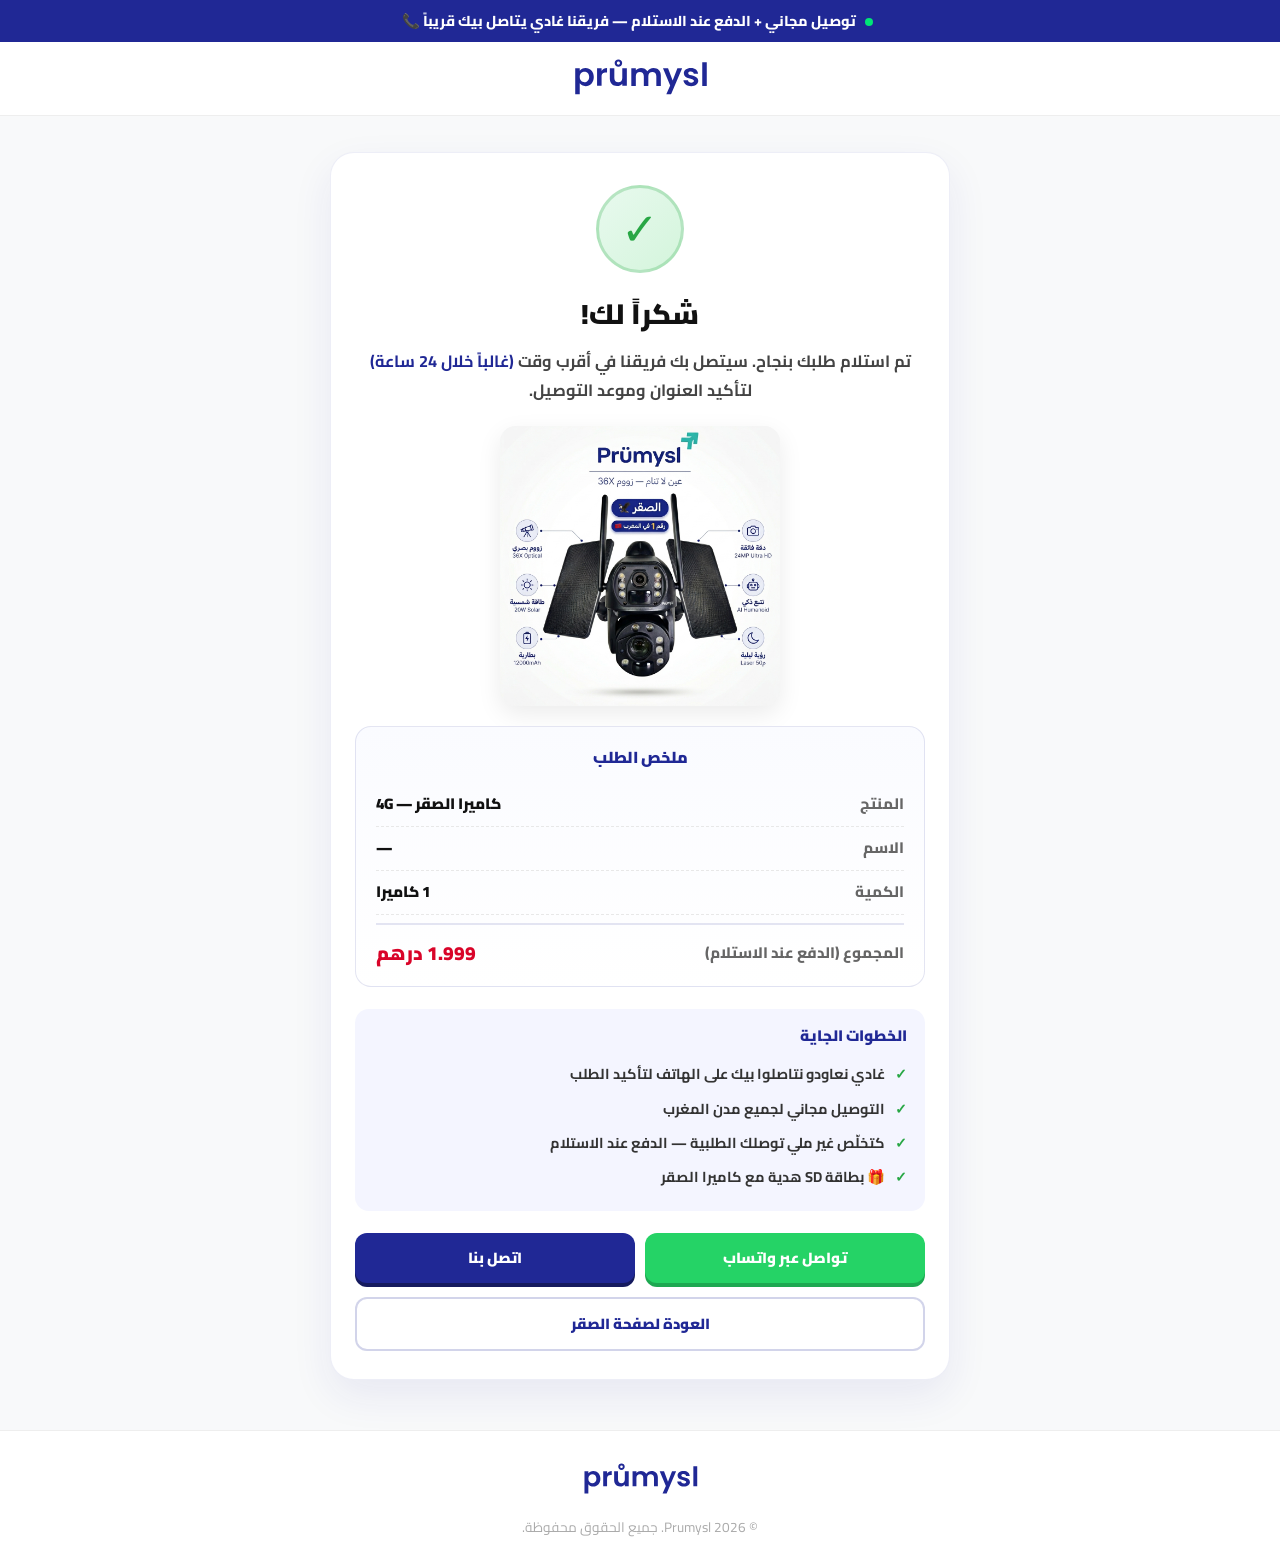
<file: moka-pro-max/thank-you/index.html>
<!DOCTYPE html>
<html lang="ar" dir="rtl">
<head>
    <meta charset="UTF-8">
    <meta name="viewport" content="width=device-width, initial-scale=1.0">
    <meta name="robots" content="noindex, nofollow">

    <title>شكراً لطلبك | Prumysl</title>
    <meta name="description" content="تم استلام طلبك بنجاح. سيتواصل معك فريق Prumysl قريباً لتأكيد الطلب.">

    <meta name="theme-color" content="#202895">

    <link rel="preconnect" href="https://fonts.googleapis.com">
    <link rel="preconnect" href="https://fonts.gstatic.com" crossorigin>
    <link href="https://fonts.googleapis.com/css2?family=Cairo:wght@400;600;700;800&display=swap" rel="stylesheet">
    <link rel="stylesheet" href="../css/style.css">

    <script>
    !function(f,b,e,v,n,t,s)
    {if(f.fbq)return;n=f.fbq=function(){n.callMethod?
    n.callMethod.apply(n,arguments):n.queue.push(arguments)};
    if(!f._fbq)f._fbq=n;n.push=n;n.loaded=!0;n.version='2.0';
    n.queue=[];t=b.createElement(e);t.async=!0;
    t.src=v;s=b.getElementsByTagName(e)[0];
    s.parentNode.insertBefore(t,s)}(window, document,'script',
    'https://connect.facebook.net/en_US/fbevents.js');
    fbq('init', '740114099139411');
    fbq('track', 'PageView');
    </script>
    <noscript><img height="1" width="1" style="display:none"
    src="https://www.facebook.com/tr?id=740114099139411&ev=PageView&noscript=1"
    /></noscript>

    <script>
    !function (w, d, t) {
      w.TiktokAnalyticsObject=t;var ttq=w[t]=w[t]||[];ttq.methods=["page","track","identify","instances","debug","on","off","once","ready","alias","group","enableCookie","disableCookie","holdConsent","revokeConsent","grantConsent"],ttq.setAndDefer=function(t,e){t[e]=function(){t.push([e].concat(Array.prototype.slice.call(arguments,0)))}};for(var i=0;i<ttq.methods.length;i++)ttq.setAndDefer(ttq,ttq.methods[i]);ttq.instance=function(t){for(
    var e=ttq._i[t]||[],n=0;n<ttq.methods.length;n++)ttq.setAndDefer(e,ttq.methods[n]);return e},ttq.load=function(e,n){var r="https://analytics.tiktok.com/i18n/pixel/events.js",o=n&&n.partner;ttq._i=ttq._i||{},ttq._i[e]=[],ttq._i[e]._u=r,ttq._t=ttq._t||{},ttq._t[e]=+new Date,ttq._o=ttq._o||{},ttq._o[e]=n||{};n=document.createElement("script")
    ;n.type="text/javascript",n.async=!0,n.src=r+"?sdkid="+e+"&lib="+t;e=document.getElementsByTagName("script")[0];e.parentNode.insertBefore(n,e)};
      ttq.load('D81OHIBC77UDUGTVF380');
      ttq.ready(function () { ttq.page(); });
    }(window, document, 'ttq');
    </script>

    <style>
        :root {
            --accent-blue: #202895;
            --success-green: #28a745;
            --bg-light: #f8f9fa;
            --danger-red: #e63946;
            --soft-blue: #f4f5ff;
        }
        * { margin: 0; padding: 0; box-sizing: border-box; font-family: 'Cairo', sans-serif; }
        body { background: var(--bg-light); color: #111; line-height: 1.5; min-height: 100vh; display: flex; flex-direction: column; }

        .top-bar { background: var(--accent-blue); color: #fff; text-align: center; padding: 10px; font-size: 0.9rem; font-weight: 800; }
        .top-bar .pulse-dot { display: inline-block; width: 8px; height: 8px; background: #00e676; border-radius: 50%; margin: 0 6px; animation: dotPulse 1.3s infinite; }
        @keyframes dotPulse { 0%,100%{box-shadow:0 0 0 0 rgba(0,230,118,.7)} 70%{box-shadow:0 0 0 10px rgba(0,230,118,0)} }

        header { background: #fff; border-bottom: 1px solid #eee; padding: 12px 0; }
        .header-inner { max-width: 700px; margin: 0 auto; padding: 0 15px; display: flex; justify-content: center; }
        .logo-container { max-width: 140px; }
        .logo-container img { width: 100%; height: auto; display: block; }

        main { flex: 1; padding: 36px 15px 50px; }
        .thank-wrap { max-width: 620px; margin: 0 auto; }

        .success-card {
            background: #fff;
            border-radius: 24px;
            padding: 32px 24px 28px;
            text-align: center;
            box-shadow: 0 16px 40px rgba(32,40,149,.08);
            border: 1px solid rgba(32,40,149,.08);
        }
        .success-icon {
            width: 88px;
            height: 88px;
            margin: 0 auto 20px;
            background: linear-gradient(135deg, #e8f9ee 0%, #d4f5dc 100%);
            border-radius: 50%;
            display: flex;
            align-items: center;
            justify-content: center;
            font-size: 2.8rem;
            color: var(--success-green);
            border: 3px solid rgba(40,167,69,.25);
            animation: successPop .5s ease-out;
        }
        @keyframes successPop {
            0% { transform: scale(0.6); opacity: 0; }
            70% { transform: scale(1.08); }
            100% { transform: scale(1); opacity: 1; }
        }
        .success-card h1 { font-size: 1.75rem; font-weight: 900; margin-bottom: 12px; color: #111; }
        .success-card .lead { font-size: 1.02rem; font-weight: 700; color: #444; line-height: 1.75; margin-bottom: 22px; }
        .success-card .lead strong { color: var(--accent-blue); }

        .order-summary {
            background: linear-gradient(180deg, #fafbff 0%, #fff 100%);
            border: 1px solid rgba(32,40,149,.12);
            border-radius: 16px;
            padding: 18px 20px;
            text-align: right;
            margin-bottom: 22px;
        }
        .order-summary h2 { font-size: 1rem; font-weight: 900; color: var(--accent-blue); margin-bottom: 14px; text-align: center; }
        .summary-row {
            display: flex;
            justify-content: space-between;
            align-items: center;
            gap: 12px;
            padding: 10px 0;
            border-bottom: 1px dashed #e8e8e8;
            font-weight: 700;
            font-size: .95rem;
        }
        .summary-row:last-child { border-bottom: none; padding-bottom: 0; }
        .summary-row span:first-child { color: #666; font-weight: 800; }
        .summary-row span:last-child { color: #111; font-weight: 900; }
        .summary-row--total {
            margin-top: 8px;
            padding-top: 14px;
            border-top: 2px solid rgba(32,40,149,.12);
            border-bottom: none;
        }
        .summary-row--total span:last-child {
            color: #d90429;
            font-size: 1.2rem;
        }

        .steps-box {
            background: var(--soft-blue);
            border-radius: 14px;
            padding: 16px 18px;
            text-align: right;
            margin-bottom: 22px;
        }
        .steps-box h3 { font-size: .95rem; font-weight: 900; color: var(--accent-blue); margin-bottom: 10px; }
        .steps-box ul { list-style: none; }
        .steps-box li {
            font-size: .9rem;
            font-weight: 700;
            color: #333;
            padding: 6px 0;
            padding-right: 22px;
            position: relative;
            line-height: 1.55;
        }
        .steps-box li::before {
            content: '✓';
            position: absolute;
            right: 0;
            color: var(--success-green);
            font-weight: 900;
        }

        .cta-row { display: grid; grid-template-columns: 1fr 1fr; gap: 10px; }
        .cta-btn {
            display: flex;
            align-items: center;
            justify-content: center;
            padding: 14px 12px;
            border-radius: 12px;
            font-weight: 900;
            font-size: .92rem;
            text-decoration: none;
            transition: transform .15s, filter .15s;
        }
        .cta-btn:active { transform: scale(0.98); }
        .cta-btn--wa { background: #25d366; color: #fff; box-shadow: 0 4px 0 #1da851; }
        .cta-btn--call { background: var(--accent-blue); color: #fff; box-shadow: 0 4px 0 #151a5e; }
        .cta-btn--back {
            grid-column: 1 / -1;
            background: #fff;
            color: var(--accent-blue);
            border: 2px solid rgba(32,40,149,.2);
            box-shadow: none;
            margin-top: 4px;
        }

        .product-thumb {
            width: 100%;
            max-width: 280px;
            margin: 0 auto 20px;
            border-radius: 16px;
            overflow: hidden;
            box-shadow: 0 8px 24px rgba(0,0,0,.08);
        }
        .product-thumb img { width: 100%; height: auto; display: block; }

        footer {
            background: #fff;
            border-top: 1px solid #eee;
            padding: 28px 15px 20px;
            text-align: center;
        }
        .footer-logo { max-width: 120px; margin: 0 auto 16px; display: block; filter: none; opacity: 1; }
        .copyright { font-size: .85rem; color: #aaa; }

        @media (max-width: 480px) {
            .success-card { padding: 26px 18px 22px; }
            .success-card h1 { font-size: 1.45rem; }
            .cta-row { grid-template-columns: 1fr; }
        }
    </style>
</head>
<body class="thank-you-page">

    <div class="top-bar">
        <span class="pulse-dot"></span>
        توصيل مجاني + الدفع عند الاستلام — فريقنا غادي يتاصل بيك قريباً 📞
    </div>

    <header>
        <div class="header-inner">
            <a href="../../index.html" class="logo-container" aria-label="Prumysl — الصفحة الرئيسية">
                <img src="../images/logo.svg" alt="Prumysl" width="140" height="46">
            </a>
        </div>
    </header>

    <main>
        <div class="thank-wrap">
            <div class="success-card">
                <div class="success-icon" aria-hidden="true">✓</div>
                <h1 id="thankTitle">شكراً لك!</h1>
                <p class="lead" id="thankLead">
                    تم استلام طلبك بنجاح. سيتصل بك فريقنا في أقرب وقت
                    <strong>(غالباً خلال 24 ساعة)</strong> لتأكيد العنوان وموعد التوصيل.
                </p>

                <div class="product-thumb" id="productThumb">
                    <img id="productThumbImg" src="../images/Saqr.jpeg" alt="" width="280" height="187">
                </div>

                <div class="order-summary" id="orderSummary">
                    <h2>ملخص الطلب</h2>
                    <div class="summary-row">
                        <span>المنتج</span>
                        <span id="summaryProduct">—</span>
                    </div>
                    <div class="summary-row" id="summaryNameRow" hidden>
                        <span>الاسم</span>
                        <span id="summaryName">—</span>
                    </div>
                    <div class="summary-row">
                        <span>الكمية</span>
                        <span id="summaryQty">1</span>
                    </div>
                    <div class="summary-row summary-row--total">
                        <span>المجموع (الدفع عند الاستلام)</span>
                        <span id="summaryPrice">—</span>
                    </div>
                </div>

                <div class="steps-box">
                    <h3>الخطوات الجاية</h3>
                    <ul id="stepsList">
                        <li>غادي نعاودو نتاصلوا بيك على الهاتف لتأكيد الطلب</li>
                        <li>التوصيل مجاني لجميع مدن المغرب</li>
                        <li>كتخلّص غير ملي توصلك الطلبية — الدفع عند الاستلام</li>
                    </ul>
                </div>

                <div class="cta-row">
                    <a class="cta-btn cta-btn--wa" id="waLink" href="https://api.whatsapp.com/send?phone=212723496854" target="_blank" rel="noopener noreferrer">تواصل عبر واتساب</a>
                    <a class="cta-btn cta-btn--call" href="tel:+212723496854" dir="ltr">اتصل بنا</a>
                    <a class="cta-btn cta-btn--back" id="backLink" href="/">العودة للمتجر</a>
                </div>
            </div>
        </div>
    </main>

    <footer>
        <img src="../images/logo.svg" alt="Prumysl" class="footer-logo" width="120" height="40">
        <p class="copyright">&copy; 2026 Prumysl. جميع الحقوق محفوظة.</p>
    </footer>

    <script src="../js/ads-config.js"></script>
    <script src="../js/order-conversion.js"></script>
    <script src="../js/fbq-purchase.js"></script>
    <script src="../js/thank-you-conversion.js"></script>
    <script>
        const SAQR_UNIT = 1999;
        const MOKA_UNIT = 699;
        const PROJECTOR_300 = 699;
        const PROJECTOR_400 = 799;
        const PRODUCT_META = {
            saqr: { label: 'كاميرا الصقر — 4G', contentId: 'SAQR-36X-4G', unit: SAQR_UNIT, back: '../index.html', thumb: '../images/Saqr.jpeg', thumbAlt: 'كاميرا Prumysl الصقر', isSaqr: true },
            saqr_4g: { label: 'كاميرا الصقر — 4G', contentId: 'SAQR-36X-4G', unit: SAQR_UNIT, back: '../index.html', thumb: '../images/Saqr.jpeg', thumbAlt: 'كاميرا Prumysl الصقر', isSaqr: true },
            '1_camera': { label: 'موكا برو ماكس', contentId: 'MOKA-PRO-MAX', unit: MOKA_UNIT, back: '../index.html', thumb: '../images/MOKA.jpg', thumbAlt: 'موكا برو ماكس', isSaqr: false },
            '2_camera': { label: 'موكا برو ماكس (×2)', contentId: 'MOKA-PRO-MAX', unit: MOKA_UNIT * 2, back: '../index.html', thumb: '../images/MOKA.jpg', thumbAlt: 'موكا برو ماكس', isSaqr: false },
            'moka-pro-max': { label: 'موكا برو ماكس', contentId: 'MOKA-PRO-MAX', unit: MOKA_UNIT, back: '../index.html', thumb: '../images/MOKA.jpg', thumbAlt: 'موكا برو ماكس', isSaqr: false },
            projectors: { label: 'بروجيكتور شمسي', contentId: 'PROJECTOR-SOLAR', unit: PROJECTOR_300, back: '../index.html', thumb: '../images/300W.webp', thumbAlt: 'بروجيكتور Prumysl الشمسي', isSaqr: false },
            projector: { label: 'بروجيكتور شمسي', contentId: 'PROJECTOR-SOLAR', unit: PROJECTOR_300, back: '../index.html', thumb: '../images/300W.webp', thumbAlt: 'بروجيكتور Prumysl الشمسي', isSaqr: false },
            '300w': { label: 'بروجيكتور شمسي 300 واط', contentId: 'PROJECTOR-300W', unit: PROJECTOR_300, back: '../index.html', thumb: '../images/300W.webp', thumbAlt: 'بروجيكتور 300W', isSaqr: false },
            '400w': { label: 'بروجيكتور شمسي 400 واط', contentId: 'PROJECTOR-400W', unit: PROJECTOR_400, back: '../index.html', thumb: '../images/400W.webp', thumbAlt: 'بروجيكتور 400W', isSaqr: false }
        };

        function getParams() {
            return new URLSearchParams(window.location.search);
        }

        function formatPrice(n) {
            const num = parseInt(String(n).replace(/\D/g, ''), 10);
            if (!num || Number.isNaN(num)) return '—';
            return num.toLocaleString('ar-MA') + ' درهم';
        }

        function resolveProduct(raw) {
            const key = (raw || 'saqr').trim().toLowerCase();
            if (PRODUCT_META[key]) return { key: key, ...PRODUCT_META[key] };
            if (key.includes('saqr')) return { key: 'saqr', ...PRODUCT_META.saqr };
            if (key.includes('projector') || key === '300w' || key === '400w') {
                if (PRODUCT_META[key]) return { key: key, ...PRODUCT_META[key] };
                return { key: 'projectors', ...PRODUCT_META.projectors };
            }
            if (key.includes('moka') || key === '1_camera' || key === '2_camera') {
                return { key: key, ...PRODUCT_META['1_camera'] };
            }
            return { key: key, label: raw || 'طلب Prumysl', contentId: 'PRUMYSL-ORDER', unit: SAQR_UNIT, back: '/', thumb: '', thumbAlt: '', isSaqr: false };
        }

        function purchasePayload(meta, qty, priceOverride) {
            let qtyNum = Math.max(1, parseInt(qty, 10) || 1);
            let value = parseInt(priceOverride, 10);
            if (!value || Number.isNaN(value)) {
                if (meta.key === '2_camera') {
                    value = MOKA_UNIT * 2;
                    qtyNum = 2;
                } else if (meta.isSaqr) {
                    value = SAQR_UNIT * qtyNum;
                } else if (meta.key === '1_camera') {
                    value = MOKA_UNIT;
                } else {
                    value = (meta.unit || SAQR_UNIT) * qtyNum;
                }
            }
            return {
                contentId: meta.contentId,
                contentName: meta.label,
                value: value,
                numItems: qtyNum,
                currency: 'MAD'
            };
        }

        function initThankYou() {
            const p = getParams();
            const name = (p.get('name') || '').trim();
            const productRaw = p.get('product') || 'saqr';
            const modelRaw = (p.get('model') || '').trim().toLowerCase();
            let meta = resolveProduct(modelRaw && PRODUCT_META[modelRaw] ? modelRaw : productRaw);
            if (modelRaw && (modelRaw === '300w' || modelRaw === '400w')) {
                meta = { key: modelRaw, ...PRODUCT_META[modelRaw] };
            }
            const qty = p.get('quantity') || (meta.key === '2_camera' ? '2' : '1');
            const priceParam = p.get('price') || '';
            const pp = purchasePayload(meta, qty, priceParam);

            if (name) {
                document.getElementById('thankTitle').textContent = 'شكراً لك يا ' + name.split(' ')[0] + '!';
                document.getElementById('summaryName').textContent = name;
                document.getElementById('summaryNameRow').hidden = false;
            }

            document.getElementById('summaryProduct').textContent = meta.label;
            const qtyNum = pp.numItems;
            const qtyUnit = (meta.key === 'projectors' || meta.key === 'projector' || meta.key === '300w' || meta.key === '400w')
                ? (qtyNum === 1 ? ' بروجيكتور' : ' بروجيكتورات')
                : (qtyNum === 1 ? ' كاميرا' : ' كاميرات');
            document.getElementById('summaryQty').textContent = qtyNum + qtyUnit;
            document.getElementById('summaryPrice').textContent = formatPrice(pp.value);

            const backLink = document.getElementById('backLink');
            backLink.href = meta.back;
            if (meta.isSaqr) {
                backLink.textContent = 'العودة لصفحة الصقر';
            } else if (meta.key === 'projectors' || meta.key === 'projector' || meta.key === '300w' || meta.key === '400w') {
                backLink.textContent = 'العودة لصفحة البروجيكتورات';
            } else {
                backLink.textContent = 'العودة لصفحة المنتج';
            }

            const thumb = document.getElementById('productThumb');
            const thumbImg = document.getElementById('productThumbImg');
            if (meta.thumb && thumbImg) {
                thumbImg.src = meta.thumb;
                thumbImg.alt = meta.thumbAlt;
            } else if (thumb) {
                thumb.style.display = 'none';
            }

            if (meta.isSaqr) {
                const gift = document.createElement('li');
                gift.textContent = '🎁 بطاقة SD هدية مع كاميرا الصقر';
                document.getElementById('stepsList').appendChild(gift);
            }

            const waText = encodeURIComponent(
                'سلام، أكدت طلبي دابا — ' + meta.label +
                (name ? ' (الاسم: ' + name + ')' : '') +
                ' — الكمية: ' + qtyNum
            );
            document.getElementById('waLink').href =
                'https://api.whatsapp.com/send?phone=212723496854&text=' + waText;

            if (typeof prumyslFireThankYouConversion === 'function') {
                prumyslFireThankYouConversion({ meta: meta, pp: pp });
            }
        }

        initThankYou();
    </script>
</body>
</html>
</file>
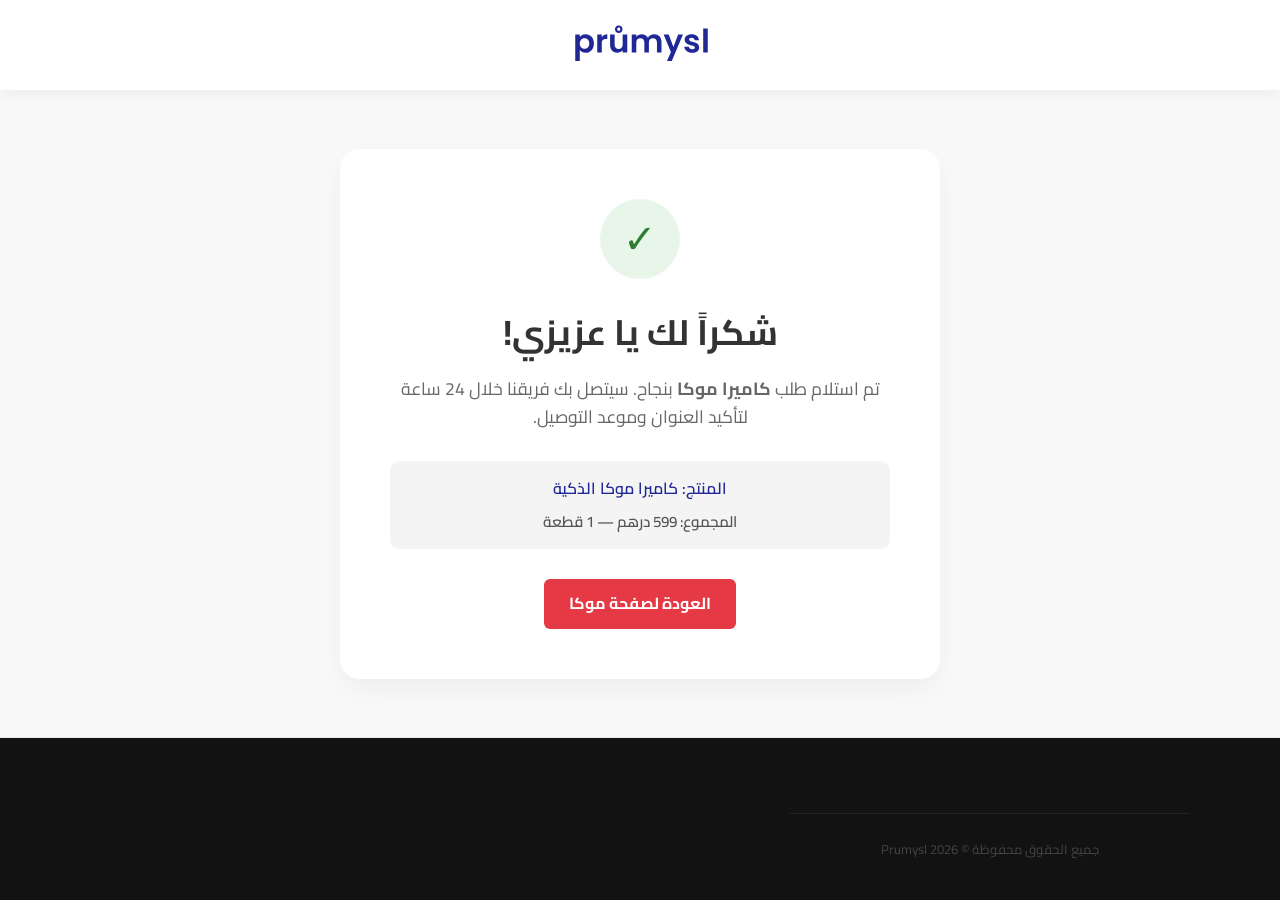
<file: moka/thank-you/index.html>
<!DOCTYPE html>
<html lang="ar" dir="rtl">
<head>
    <meta charset="UTF-8">
    <meta name="viewport" content="width=device-width, initial-scale=1.0, maximum-scale=5.0, user-scalable=yes">
    <meta name="robots" content="noindex, nofollow">
    <title>شكراً لطلبك | كاميرا موكا — Prumysl</title>

    <link rel="preconnect" href="https://fonts.googleapis.com">
    <link rel="preconnect" href="https://fonts.gstatic.com" crossorigin>
    <link href="https://fonts.googleapis.com/css2?family=Cairo:wght@400;600;700;800&display=swap" rel="stylesheet">
    <link rel="stylesheet" href="../css/style.css">

    <script>
    !function(f,b,e,v,n,t,s)
    {if(f.fbq)return;n=f.fbq=function(){n.callMethod?
    n.callMethod.apply(n,arguments):n.queue.push(arguments)};
    if(!f._fbq)f._fbq=n;n.push=n;n.loaded=!0;n.version='2.0';
    n.queue=[];t=b.createElement(e);t.async=!0;
    t.src=v;s=b.getElementsByTagName(e)[0];
    s.parentNode.insertBefore(t,s)}(window, document,'script',
    'https://connect.facebook.net/en_US/fbevents.js');
    fbq('init', '740114099139411');
    fbq('track', 'PageView');
    </script>
    <noscript><img height="1" width="1" style="display:none"
    src="https://www.facebook.com/tr?id=740114099139411&ev=PageView&noscript=1"
    /></noscript>

    <script>
    !function (w, d, t) {
      w.TiktokAnalyticsObject=t;var ttq=w[t]=w[t]||[];ttq.methods=["page","track","identify","instances","debug","on","off","once","ready","alias","group","enableCookie","disableCookie","holdConsent","revokeConsent","grantConsent"],ttq.setAndDefer=function(t,e){t[e]=function(){t.push([e].concat(Array.prototype.slice.call(arguments,0)))}};for(var i=0;i<ttq.methods.length;i++)ttq.setAndDefer(ttq,ttq.methods[i]);ttq.instance=function(t){for(
    var e=ttq._i[t]||[],n=0;n<ttq.methods.length;n++)ttq.setAndDefer(e,ttq.methods[n]);return e},ttq.load=function(e,n){var r="https://analytics.tiktok.com/i18n/pixel/events.js",o=n&&n.partner;ttq._i=ttq._i||{},ttq._i[e]=[],ttq._i[e]._u=r,ttq._t=ttq._t||{},ttq._t[e]=+new Date,ttq._o=ttq._o||{},ttq._o[e]=n||{};n=document.createElement("script")
    ;n.type="text/javascript",n.async=!0,n.src=r+"?sdkid="+e+"&lib="+t;e=document.getElementsByTagName("script")[0];e.parentNode.insertBefore(n,e)};
      ttq.load('D81OHIBC77UDUGTVF380');
      ttq.ready(function () { ttq.page(); });
    }(window, document, 'ttq');
    </script>

    <style>
        body {
            background-color: #f9f9f9;
            min-height: 100vh;
            display: flex;
            flex-direction: column;
        }
        .thank-you-container {
            flex: 1;
            display: flex;
            align-items: center;
            justify-content: center;
            padding: 40px 20px;
        }
        .success-card {
            background: white;
            padding: 50px;
            border-radius: 20px;
            box-shadow: 0 10px 30px rgba(0,0,0,0.05);
            text-align: center;
            max-width: 600px;
            width: 100%;
        }
        .success-icon {
            width: 80px;
            height: 80px;
            background: #e8f5e9;
            color: #2e7d32;
            border-radius: 50%;
            display: flex;
            align-items: center;
            justify-content: center;
            font-size: 40px;
            margin: 0 auto 25px;
        }
        .success-card h1 {
            color: #333;
            font-size: 2.2rem;
            margin-bottom: 15px;
        }
        .success-card p {
            color: #666;
            font-size: 1.1rem;
            line-height: 1.6;
            margin-bottom: 30px;
        }
        .order-details {
            background: #f4f4f4;
            padding: 15px;
            border-radius: 10px;
            margin-bottom: 30px;
            font-weight: 600;
            color: #202895;
        }
        .order-details .price-line {
            margin-top: 8px;
            font-size: 0.95rem;
            color: #555;
        }
        .site-footer { margin-top: auto; }
    </style>
</head>
<body>

    <header class="site-header">
        <div class="header-logo" style="margin: 0 auto;">
            <a href="../../index.html" aria-label="Prumysl — الصفحة الرئيسية">
                <img src="../images/logo.svg" alt="شعار Prumysl" width="150" height="50" loading="eager">
            </a>
        </div>
    </header>

    <div class="thank-you-container">
        <div class="success-card">
            <div class="success-icon">✓</div>
            <h1>شكراً لك يا <span id="customer-name">عزيزي</span>!</h1>
            <p>تم استلام طلب <strong>كاميرا موكا</strong> بنجاح. سيتصل بك فريقنا خلال 24 ساعة لتأكيد العنوان وموعد التوصيل.</p>
            <div class="order-details">
                المنتج: <span id="product-name">كاميرا موكا الذكية</span>
                <div class="price-line">المجموع: <span id="order-total">599</span> درهم — <span id="order-qty">1</span> قطعة</div>
            </div>
            <a href="../index.html" class="btn-primary" style="display: inline-block; text-decoration: none;">العودة لصفحة موكا</a>
        </div>
    </div>

    <footer class="site-footer">
        <div class="container">
            <div class="footer-copyright" style="text-align: center;">
                <p>جميع الحقوق محفوظة © 2026 Prumysl</p>
            </div>
        </div>
    </footer>

    <script src="../js/ads-config.js"></script>
    <script src="../js/order-conversion.js"></script>
    <script src="../js/fbq-purchase.js"></script>
    <script src="../js/thank-you-conversion.js"></script>
    <script>
        const MOKA_CONTENT_ID = 'MOKA-4G-DUAL';
        const MOKA_UNIT_PRICE = 599;
        const MOKA_CURRENCY = 'MAD';

        const params = new URLSearchParams(window.location.search);
        const name = params.get('name') || '';
        const productOffer = params.get('product') || '1_camera';

        const numItems = Math.max(1, parseInt(params.get('quantity') || '', 10) || (productOffer === '2_camera' ? 2 : 1));
        const priceParam = parseInt(params.get('price') || '', 10);
        const orderValue = (priceParam && !Number.isNaN(priceParam)) ? priceParam : MOKA_UNIT_PRICE * numItems;

        if (name) {
            document.getElementById('customer-name').textContent = name.trim().split(/\s+/)[0];
        }
        document.getElementById('order-total').textContent = String(orderValue);
        document.getElementById('order-qty').textContent = String(numItems);

        if (typeof prumyslFireThankYouConversion === 'function') {
            prumyslFireThankYouConversion({
                source: 'moka',
                pp: {
                    contentId: MOKA_CONTENT_ID,
                    contentName: 'Prumysl كاميرا موكا',
                    value: orderValue,
                    numItems: numItems,
                    currency: MOKA_CURRENCY
                }
            });
        }
    </script>
</body>
</html>
</file>
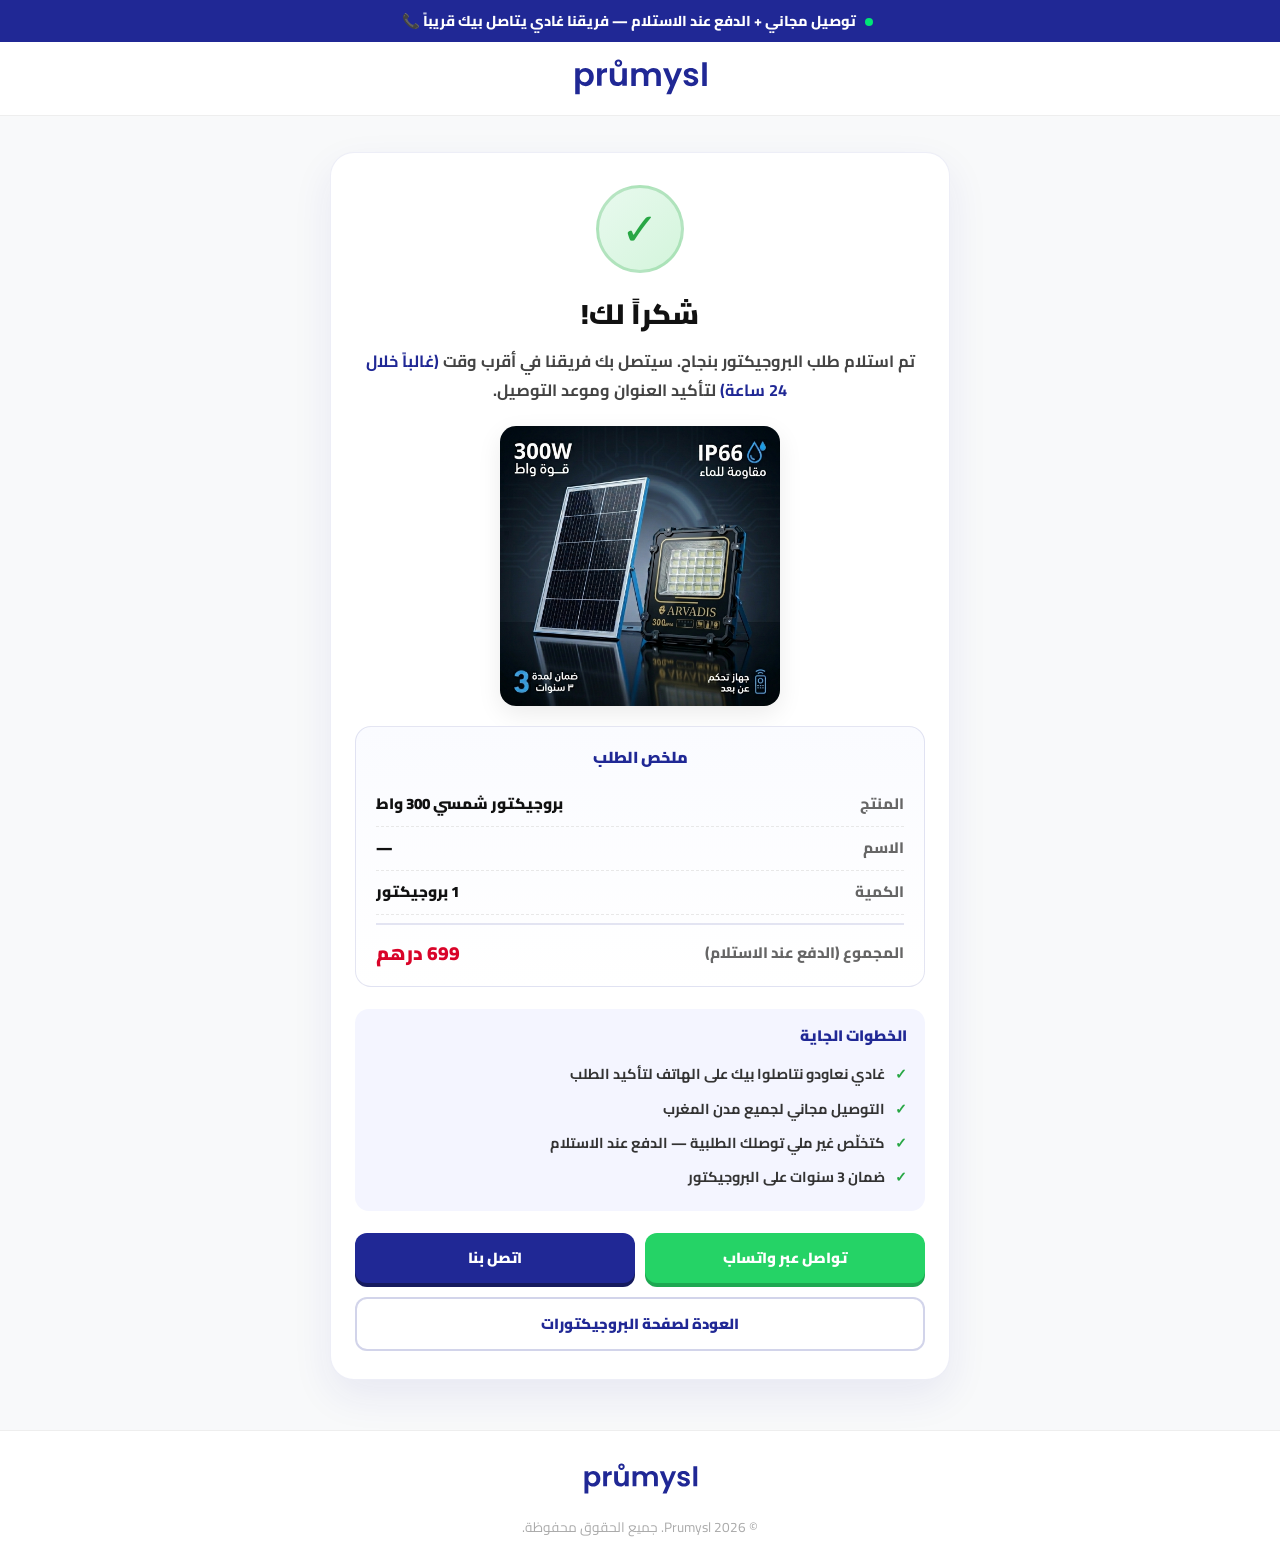
<file: projectors/thank-you/index.html>
<!DOCTYPE html>
<html lang="ar" dir="rtl">
<head>
    <meta charset="UTF-8">
    <meta name="viewport" content="width=device-width, initial-scale=1.0">
    <meta name="robots" content="noindex, nofollow">

    <title>شكراً لطلبك | بروجيكتور Prumysl</title>
    <meta name="description" content="تم استلام طلب البروجيكتور بنجاح. سيتواصل معك فريق Prumysl قريباً لتأكيد الطلب.">

    <meta name="theme-color" content="#202895">

    <link rel="preconnect" href="https://fonts.googleapis.com">
    <link rel="preconnect" href="https://fonts.gstatic.com" crossorigin>
    <link href="https://fonts.googleapis.com/css2?family=Cairo:wght@400;600;700;800&display=swap" rel="stylesheet">
    <link rel="stylesheet" href="../css/style.css">

    <script>
    !function(f,b,e,v,n,t,s)
    {if(f.fbq)return;n=f.fbq=function(){n.callMethod?
    n.callMethod.apply(n,arguments):n.queue.push(arguments)};
    if(!f._fbq)f._fbq=n;n.push=n;n.loaded=!0;n.version='2.0';
    n.queue=[];t=b.createElement(e);t.async=!0;
    t.src=v;s=b.getElementsByTagName(e)[0];
    s.parentNode.insertBefore(t,s)}(window, document,'script',
    'https://connect.facebook.net/en_US/fbevents.js');
    fbq('init', '740114099139411');
    fbq('track', 'PageView');
    </script>
    <noscript><img height="1" width="1" style="display:none"
    src="https://www.facebook.com/tr?id=740114099139411&ev=PageView&noscript=1"
    /></noscript>

    <script>
    !function (w, d, t) {
      w.TiktokAnalyticsObject=t;var ttq=w[t]=w[t]||[];ttq.methods=["page","track","identify","instances","debug","on","off","once","ready","alias","group","enableCookie","disableCookie","holdConsent","revokeConsent","grantConsent"],ttq.setAndDefer=function(t,e){t[e]=function(){t.push([e].concat(Array.prototype.slice.call(arguments,0)))}};for(var i=0;i<ttq.methods.length;i++)ttq.setAndDefer(ttq,ttq.methods[i]);ttq.instance=function(t){for(
    var e=ttq._i[t]||[],n=0;n<ttq.methods.length;n++)ttq.setAndDefer(e,ttq.methods[n]);return e},ttq.load=function(e,n){var r="https://analytics.tiktok.com/i18n/pixel/events.js",o=n&&n.partner;ttq._i=ttq._i||{},ttq._i[e]=[],ttq._i[e]._u=r,ttq._t=ttq._t||{},ttq._t[e]=+new Date,ttq._o=ttq._o||{},ttq._o[e]=n||{};n=document.createElement("script")
    ;n.type="text/javascript",n.async=!0,n.src=r+"?sdkid="+e+"&lib="+t;e=document.getElementsByTagName("script")[0];e.parentNode.insertBefore(n,e)};
      ttq.load('D81OHIBC77UDUGTVF380');
      ttq.ready(function () { ttq.page(); });
    }(window, document, 'ttq');
    </script>

    <style>
        :root {
            --accent-blue: #202895;
            --success-green: #28a745;
            --bg-light: #f8f9fa;
            --soft-blue: #f4f5ff;
        }
        * { margin: 0; padding: 0; box-sizing: border-box; font-family: 'Cairo', sans-serif; }
        body { background: var(--bg-light); color: #111; line-height: 1.5; min-height: 100vh; display: flex; flex-direction: column; }

        .top-bar { background: var(--accent-blue); color: #fff; text-align: center; padding: 10px; font-size: 0.9rem; font-weight: 800; }
        .top-bar .pulse-dot { display: inline-block; width: 8px; height: 8px; background: #00e676; border-radius: 50%; margin: 0 6px; animation: dotPulse 1.3s infinite; }
        @keyframes dotPulse { 0%,100%{box-shadow:0 0 0 0 rgba(0,230,118,.7)} 70%{box-shadow:0 0 0 10px rgba(0,230,118,0)} }

        header { background: #fff; border-bottom: 1px solid #eee; padding: 12px 0; }
        .header-inner { max-width: 700px; margin: 0 auto; padding: 0 15px; display: flex; justify-content: center; }
        .logo-container { max-width: 140px; }
        .logo-container img { width: 100%; height: auto; display: block; }

        main { flex: 1; padding: 36px 15px 50px; }
        .thank-wrap { max-width: 620px; margin: 0 auto; }

        .success-card {
            background: #fff;
            border-radius: 24px;
            padding: 32px 24px 28px;
            text-align: center;
            box-shadow: 0 16px 40px rgba(32,40,149,.08);
            border: 1px solid rgba(32,40,149,.08);
        }
        .success-icon {
            width: 88px;
            height: 88px;
            margin: 0 auto 20px;
            background: linear-gradient(135deg, #e8f9ee 0%, #d4f5dc 100%);
            border-radius: 50%;
            display: flex;
            align-items: center;
            justify-content: center;
            font-size: 2.8rem;
            color: var(--success-green);
            border: 3px solid rgba(40,167,69,.25);
            animation: successPop .5s ease-out;
        }
        @keyframes successPop {
            0% { transform: scale(0.6); opacity: 0; }
            70% { transform: scale(1.08); }
            100% { transform: scale(1); opacity: 1; }
        }
        .success-card h1 { font-size: 1.75rem; font-weight: 900; margin-bottom: 12px; color: #111; }
        .success-card .lead { font-size: 1.02rem; font-weight: 700; color: #444; line-height: 1.75; margin-bottom: 22px; }
        .success-card .lead strong { color: var(--accent-blue); }

        .order-summary {
            background: linear-gradient(180deg, #fafbff 0%, #fff 100%);
            border: 1px solid rgba(32,40,149,.12);
            border-radius: 16px;
            padding: 18px 20px;
            text-align: right;
            margin-bottom: 22px;
        }
        .order-summary h2 { font-size: 1rem; font-weight: 900; color: var(--accent-blue); margin-bottom: 14px; text-align: center; }
        .summary-row {
            display: flex;
            justify-content: space-between;
            align-items: center;
            gap: 12px;
            padding: 10px 0;
            border-bottom: 1px dashed #e8e8e8;
            font-weight: 700;
            font-size: .95rem;
        }
        .summary-row:last-child { border-bottom: none; padding-bottom: 0; }
        .summary-row span:first-child { color: #666; font-weight: 800; }
        .summary-row span:last-child { color: #111; font-weight: 900; }
        .summary-row--total {
            margin-top: 8px;
            padding-top: 14px;
            border-top: 2px solid rgba(32,40,149,.12);
            border-bottom: none;
        }
        .summary-row--total span:last-child {
            color: #d90429;
            font-size: 1.2rem;
        }

        .steps-box {
            background: var(--soft-blue);
            border-radius: 14px;
            padding: 16px 18px;
            text-align: right;
            margin-bottom: 22px;
        }
        .steps-box h3 { font-size: .95rem; font-weight: 900; color: var(--accent-blue); margin-bottom: 10px; }
        .steps-box ul { list-style: none; }
        .steps-box li {
            font-size: .9rem;
            font-weight: 700;
            color: #333;
            padding: 6px 0;
            padding-right: 22px;
            position: relative;
            line-height: 1.55;
        }
        .steps-box li::before {
            content: '✓';
            position: absolute;
            right: 0;
            color: var(--success-green);
            font-weight: 900;
        }

        .cta-row { display: grid; grid-template-columns: 1fr 1fr; gap: 10px; }
        .cta-btn {
            display: flex;
            align-items: center;
            justify-content: center;
            padding: 14px 12px;
            border-radius: 12px;
            font-weight: 900;
            font-size: .92rem;
            text-decoration: none;
            transition: transform .15s, filter .15s;
        }
        .cta-btn:active { transform: scale(0.98); }
        .cta-btn--wa { background: #25d366; color: #fff; box-shadow: 0 4px 0 #1da851; }
        .cta-btn--call { background: var(--accent-blue); color: #fff; box-shadow: 0 4px 0 #151a5e; }
        .cta-btn--back {
            grid-column: 1 / -1;
            background: #fff;
            color: var(--accent-blue);
            border: 2px solid rgba(32,40,149,.2);
            box-shadow: none;
            margin-top: 4px;
        }

        .product-thumb {
            width: 100%;
            max-width: 280px;
            margin: 0 auto 20px;
            border-radius: 16px;
            overflow: hidden;
            box-shadow: 0 8px 24px rgba(0,0,0,.08);
            aspect-ratio: 1;
            background: #eee;
        }
        .product-thumb img { width: 100%; height: 100%; object-fit: cover; display: block; }

        footer {
            background: #fff;
            border-top: 1px solid #eee;
            padding: 28px 15px 20px;
            text-align: center;
        }
        .footer-logo { max-width: 120px; margin: 0 auto 16px; display: block; filter: none; opacity: 1; }
        .copyright { font-size: .85rem; color: #aaa; }

        @media (max-width: 480px) {
            .success-card { padding: 26px 18px 22px; }
            .success-card h1 { font-size: 1.45rem; }
            .cta-row { grid-template-columns: 1fr; }
        }
    </style>
</head>
<body class="thank-you-page">

    <div class="top-bar">
        <span class="pulse-dot"></span>
        توصيل مجاني + الدفع عند الاستلام — فريقنا غادي يتاصل بيك قريباً 📞
    </div>

    <header>
        <div class="header-inner">
            <a href="../../index.html" class="logo-container" aria-label="Prumysl — الصفحة الرئيسية">
                <img src="../images/logo.svg" alt="Prumysl" width="140" height="46">
            </a>
        </div>
    </header>

    <main>
        <div class="thank-wrap">
            <div class="success-card">
                <div class="success-icon" aria-hidden="true">✓</div>
                <h1 id="thankTitle">شكراً لك!</h1>
                <p class="lead" id="thankLead">
                    تم استلام طلب البروجيكتور بنجاح. سيتصل بك فريقنا في أقرب وقت
                    <strong>(غالباً خلال 24 ساعة)</strong> لتأكيد العنوان وموعد التوصيل.
                </p>

                <div class="product-thumb" id="productThumb">
                    <img id="productThumbImg" src="../images/300W.webp" alt="بروجيكتور Prumysl الشمسي" width="280" height="280" onerror="this.onerror=null;this.src='https://slahmaid.github.io/ARVADIS/img/Projectors/300W.webp'">
                </div>

                <div class="order-summary" id="orderSummary">
                    <h2>ملخص الطلب</h2>
                    <div class="summary-row">
                        <span>المنتج</span>
                        <span id="summaryProduct">—</span>
                    </div>
                    <div class="summary-row" id="summaryNameRow" hidden>
                        <span>الاسم</span>
                        <span id="summaryName">—</span>
                    </div>
                    <div class="summary-row">
                        <span>الكمية</span>
                        <span id="summaryQty">1 بروجيكتور</span>
                    </div>
                    <div class="summary-row summary-row--total">
                        <span>المجموع (الدفع عند الاستلام)</span>
                        <span id="summaryPrice">—</span>
                    </div>
                </div>

                <div class="steps-box">
                    <h3>الخطوات الجاية</h3>
                    <ul id="stepsList">
                        <li>غادي نعاودو نتاصلوا بيك على الهاتف لتأكيد الطلب</li>
                        <li>التوصيل مجاني لجميع مدن المغرب</li>
                        <li>كتخلّص غير ملي توصلك الطلبية — الدفع عند الاستلام</li>
                        <li>ضمان 3 سنوات على البروجيكتور</li>
                    </ul>
                </div>

                <div class="cta-row">
                    <a class="cta-btn cta-btn--wa" id="waLink" href="https://api.whatsapp.com/send?phone=212723496854" target="_blank" rel="noopener noreferrer">تواصل عبر واتساب</a>
                    <a class="cta-btn cta-btn--call" href="tel:+212723496854" dir="ltr">اتصل بنا</a>
                    <a class="cta-btn cta-btn--back" href="/projectors/">العودة لصفحة البروجيكتورات</a>
                </div>
            </div>
        </div>
    </main>

    <footer>
        <img src="../images/logo.svg" alt="Prumysl" class="footer-logo" width="120" height="40">
        <p class="copyright">&copy; 2026 Prumysl. جميع الحقوق محفوظة.</p>
    </footer>

    <script src="../js/ads-config.js"></script>
    <script src="../js/order-conversion.js"></script>
    <script src="../js/fbq-purchase.js"></script>
    <script src="../js/thank-you-conversion.js"></script>
    <script>
        const MODELS = {
            '300w': { label: 'بروجيكتور شمسي 300 واط', contentId: 'PROJECTOR-300W', unit: 699, thumb: '../images/300W.webp', thumbFallback: 'https://slahmaid.github.io/ARVADIS/img/Projectors/300W.webp' },
            '400w': { label: 'بروجيكتور شمسي 400 واط', contentId: 'PROJECTOR-400W', unit: 799, thumb: '../images/400W.webp', thumbFallback: 'https://slahmaid.github.io/ARVADIS/img/Projectors/400W.webp' }
        };

        function getParams() {
            return new URLSearchParams(window.location.search);
        }

        function formatPrice(n) {
            const num = parseInt(String(n).replace(/\D/g, ''), 10);
            if (!num || Number.isNaN(num)) return '—';
            return num.toLocaleString('ar-MA') + ' درهم';
        }

        function resolveModel(raw) {
            const key = (raw || '300w').trim().toLowerCase();
            return MODELS[key] ? key : '300w';
        }

        function purchasePayload(modelKey, qty, priceOverride) {
            const m = MODELS[modelKey] || MODELS['300w'];
            const qtyNum = Math.max(1, parseInt(qty, 10) || 1);
            let value = parseInt(priceOverride, 10);
            if (!value || Number.isNaN(value)) {
                value = m.unit * qtyNum;
            }
            return {
                contentId: m.contentId,
                contentName: m.label,
                value: value,
                numItems: qtyNum,
                currency: 'MAD',
                model: modelKey
            };
        }

        function initThankYou() {
            const p = getParams();
            const name = (p.get('name') || '').trim();
            const modelKey = resolveModel(p.get('model') || '300w');
            const m = MODELS[modelKey];
            const qty = p.get('quantity') || '1';
            const priceParam = p.get('price') || '';
            const pp = purchasePayload(modelKey, qty, priceParam);
            const qtyNum = pp.numItems;

            if (name) {
                document.getElementById('thankTitle').textContent = 'شكراً لك يا ' + name.split(' ')[0] + '!';
                document.getElementById('summaryName').textContent = name;
                document.getElementById('summaryNameRow').hidden = false;
            }

            document.getElementById('summaryProduct').textContent = m.label;
            document.getElementById('summaryQty').textContent = qtyNum + (qtyNum === 1 ? ' بروجيكتور' : ' بروجيكتورات');
            document.getElementById('summaryPrice').textContent = formatPrice(pp.value);

            const thumbImg = document.getElementById('productThumbImg');
            thumbImg.src = m.thumb;
            thumbImg.alt = m.label;
            thumbImg.onerror = function () {
                this.onerror = null;
                this.src = m.thumbFallback;
            };

            const waText = encodeURIComponent(
                'سلام، أكدت طلب البروجيكتور دابا — ' + m.label +
                (name ? ' (الاسم: ' + name + ')' : '') +
                ' — الكمية: ' + qtyNum +
                ' — المجموع: ' + pp.value + ' درهم'
            );
            document.getElementById('waLink').href =
                'https://api.whatsapp.com/send?phone=212723496854&text=' + waText;

            if (typeof prumyslFireThankYouConversion === 'function') {
                prumyslFireThankYouConversion({ source: 'projectors', pp: pp });
            }
        }

        initThankYou();
    </script>
</body>
</html>
</file>
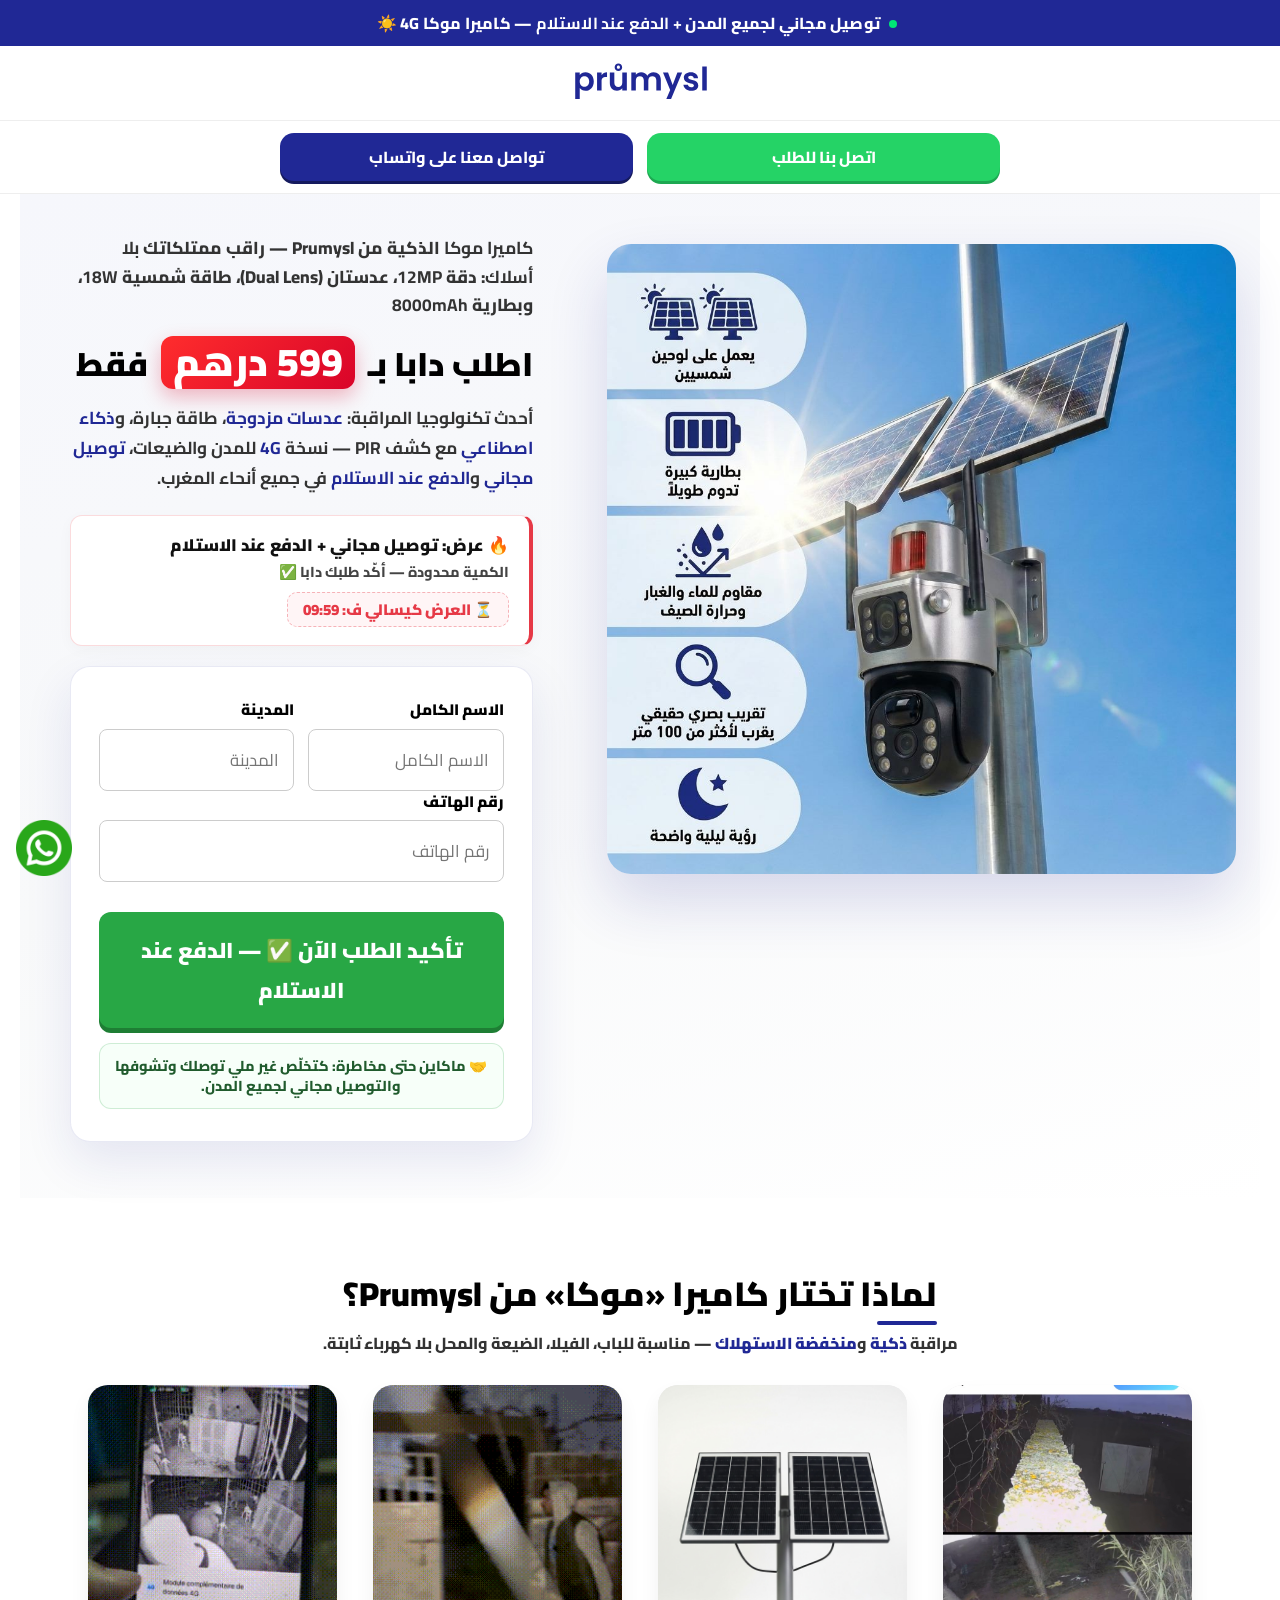
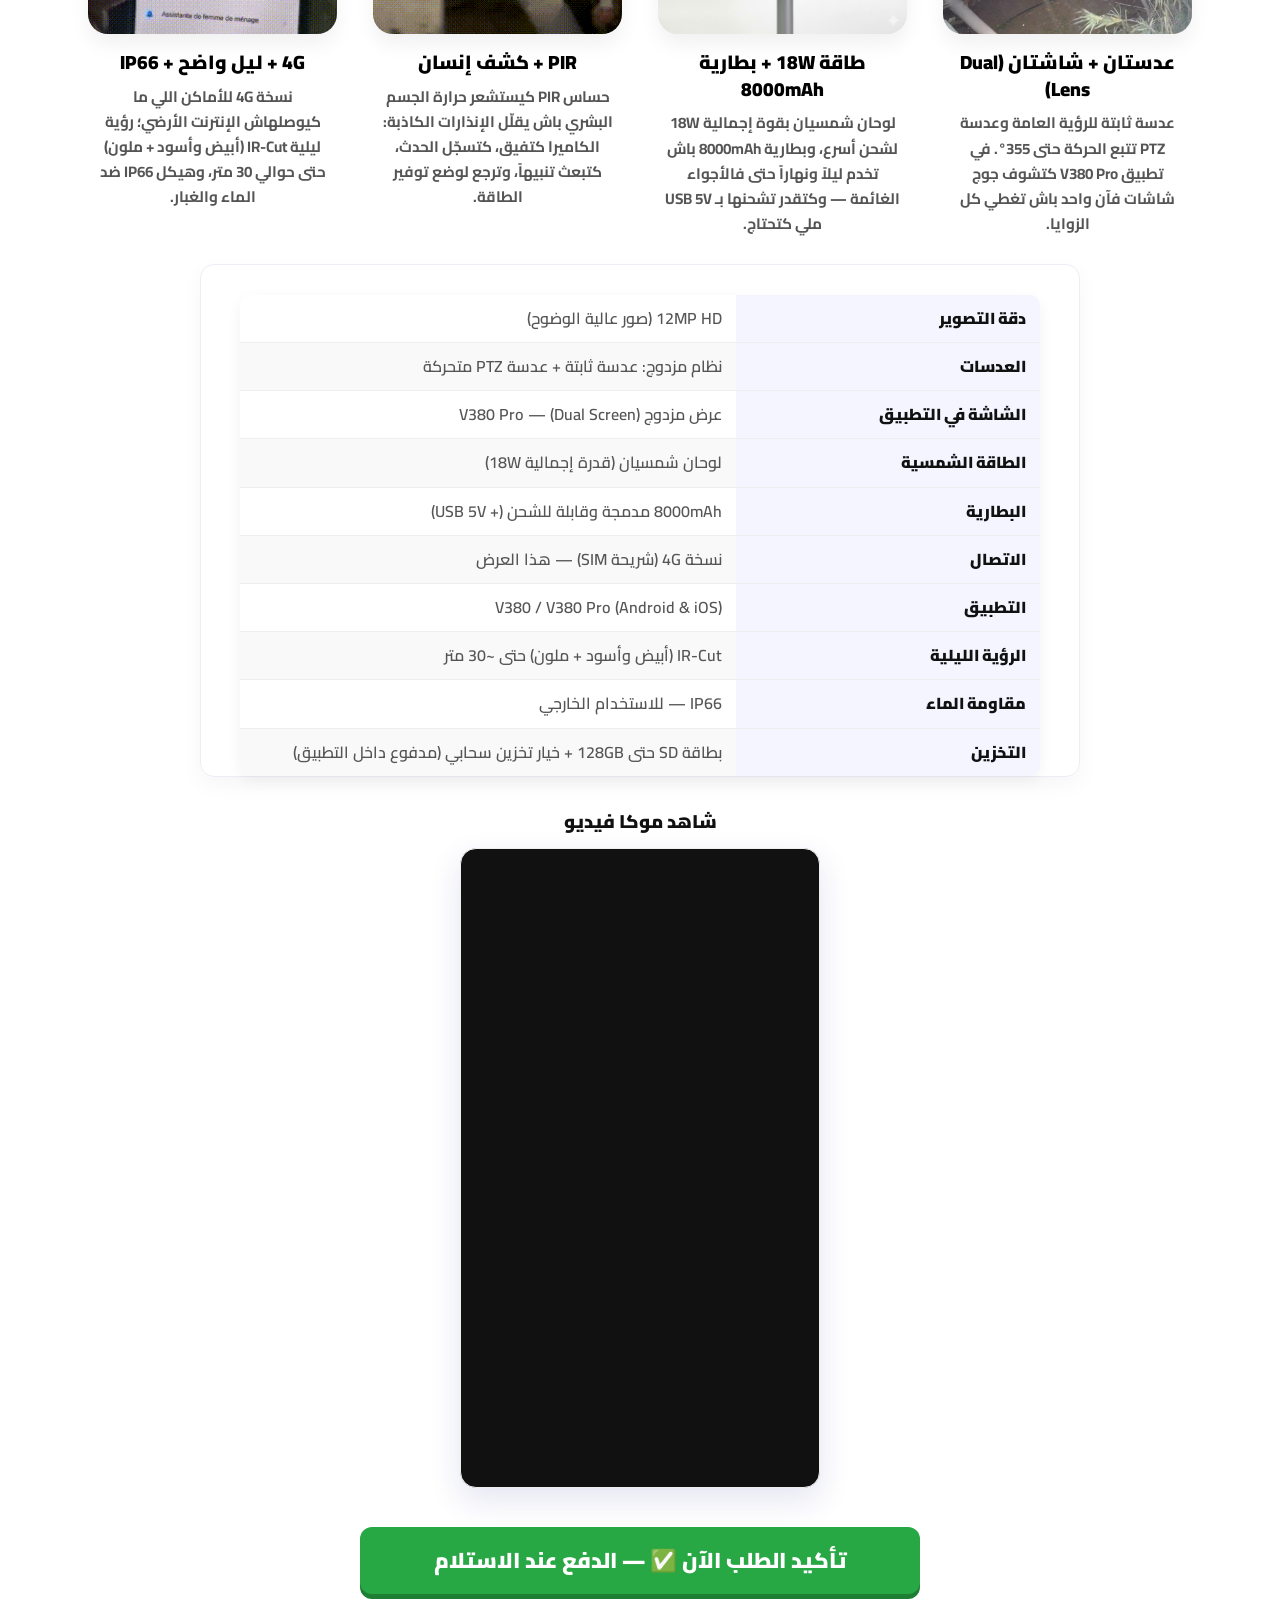
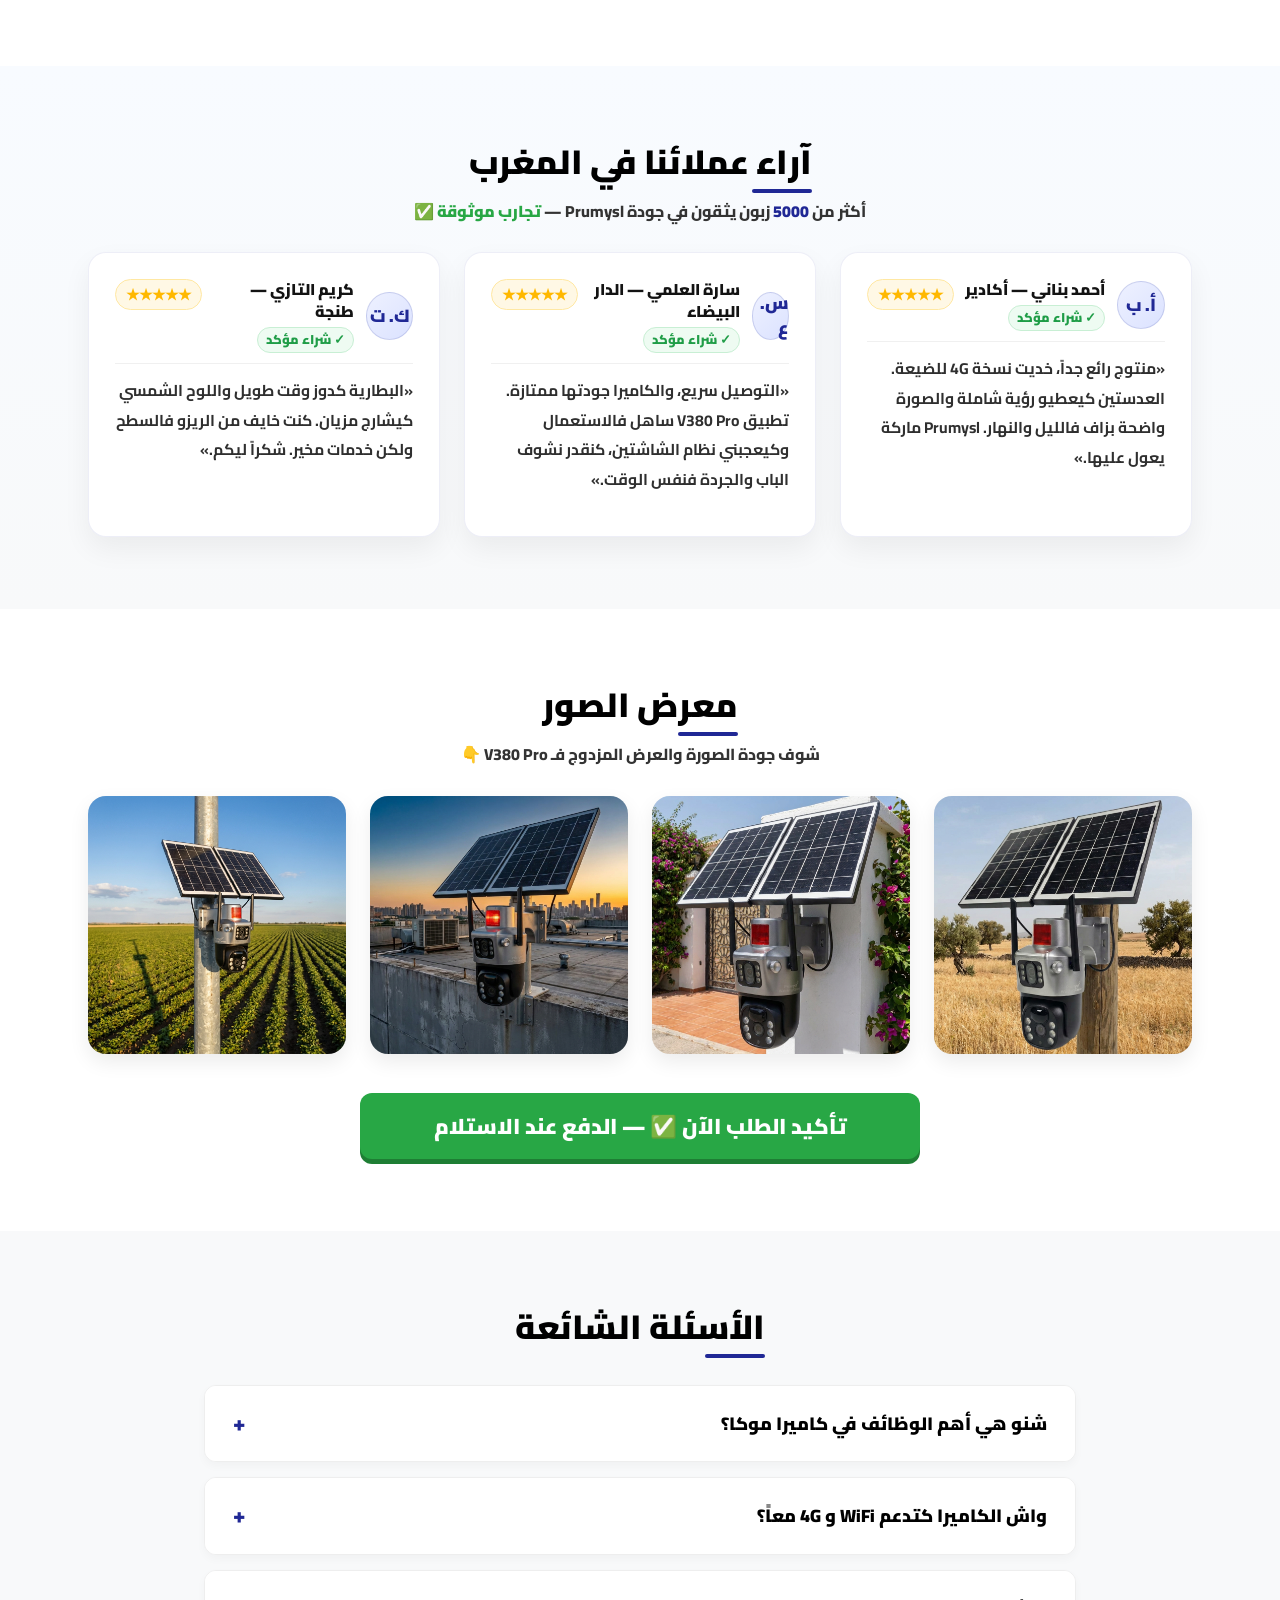
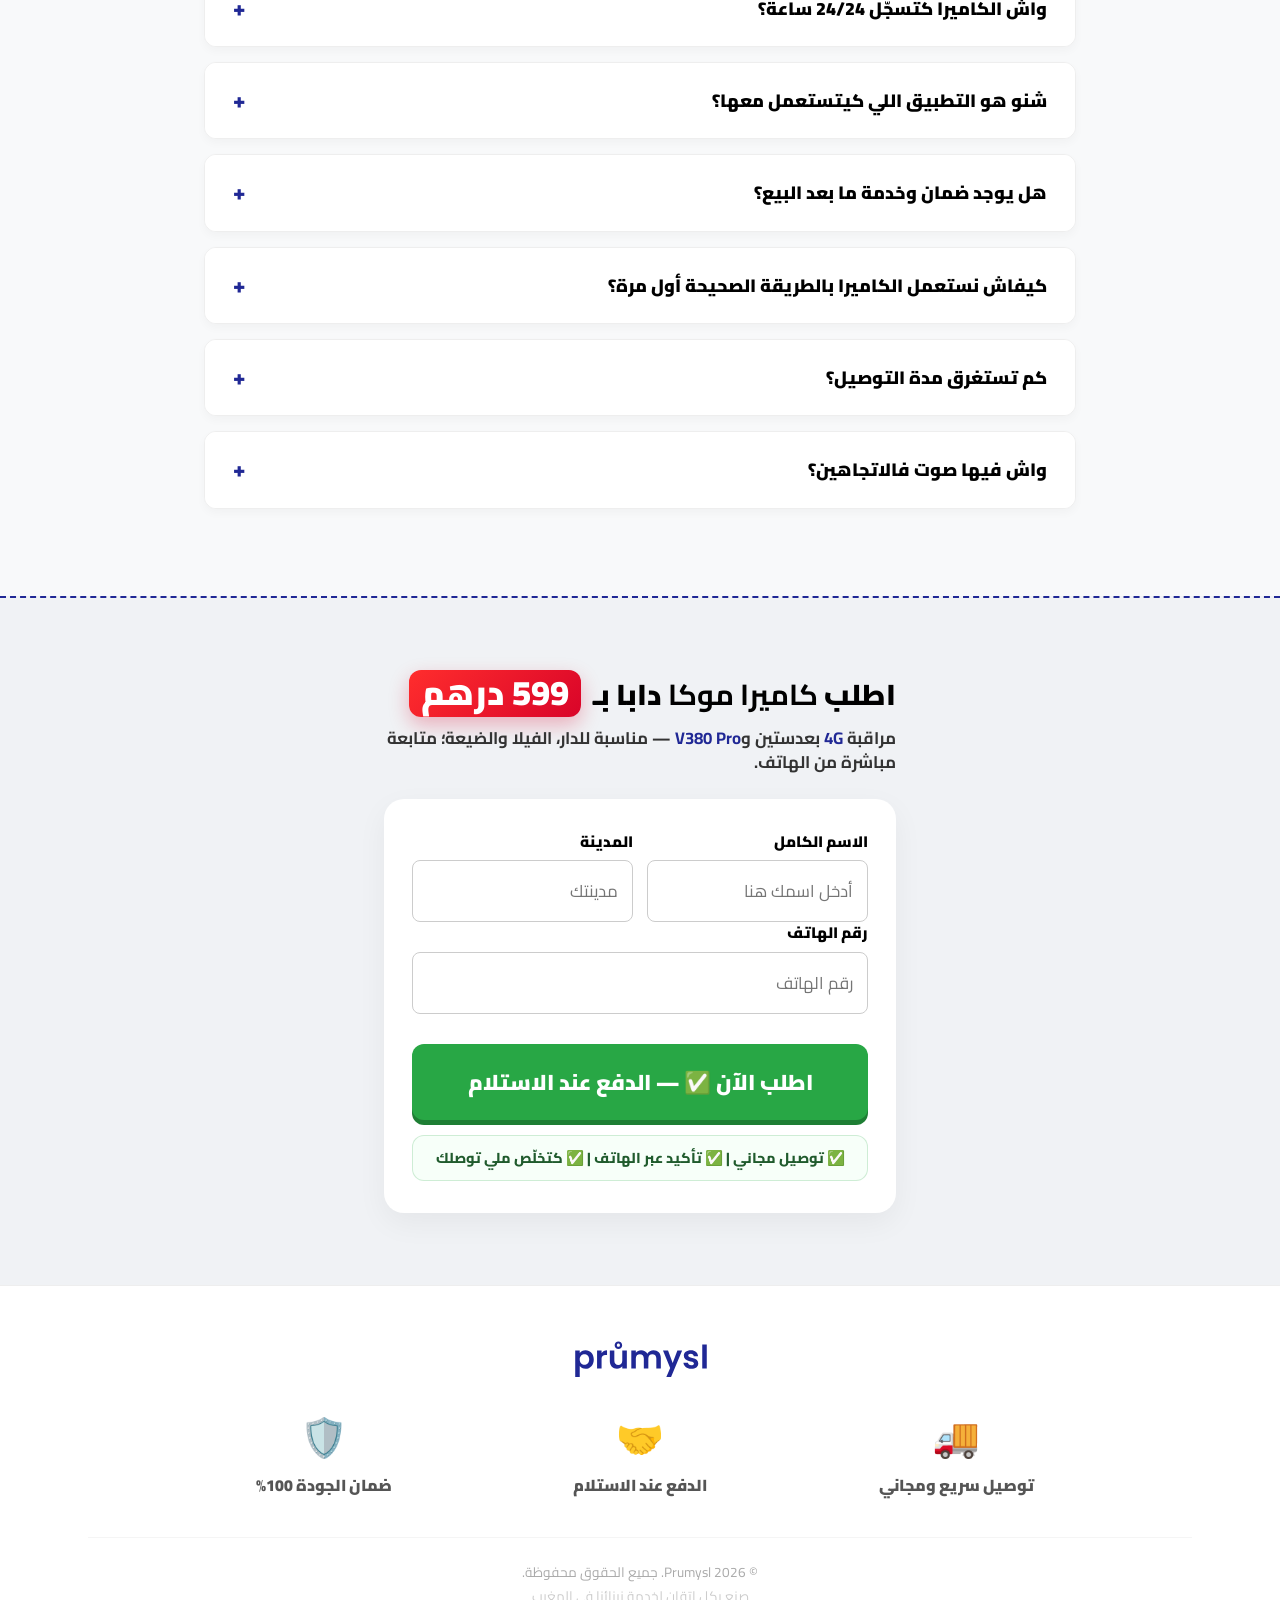
<file: moka/redirect.html>
<!DOCTYPE html>
<html lang="ar" dir="rtl">
<head>
<meta charset="UTF-8">
<meta http-equiv="refresh" content="0;url=/moka/">
<link rel="canonical" href="https://prumysl.cc/moka/">
<meta name="robots" content="noindex">
<title>Redirect</title>
<script>location.replace("/moka/");</script>
</head>
<body><p>Moved. <a href="/moka/">Continue</a></p></body>
</html>
</file>
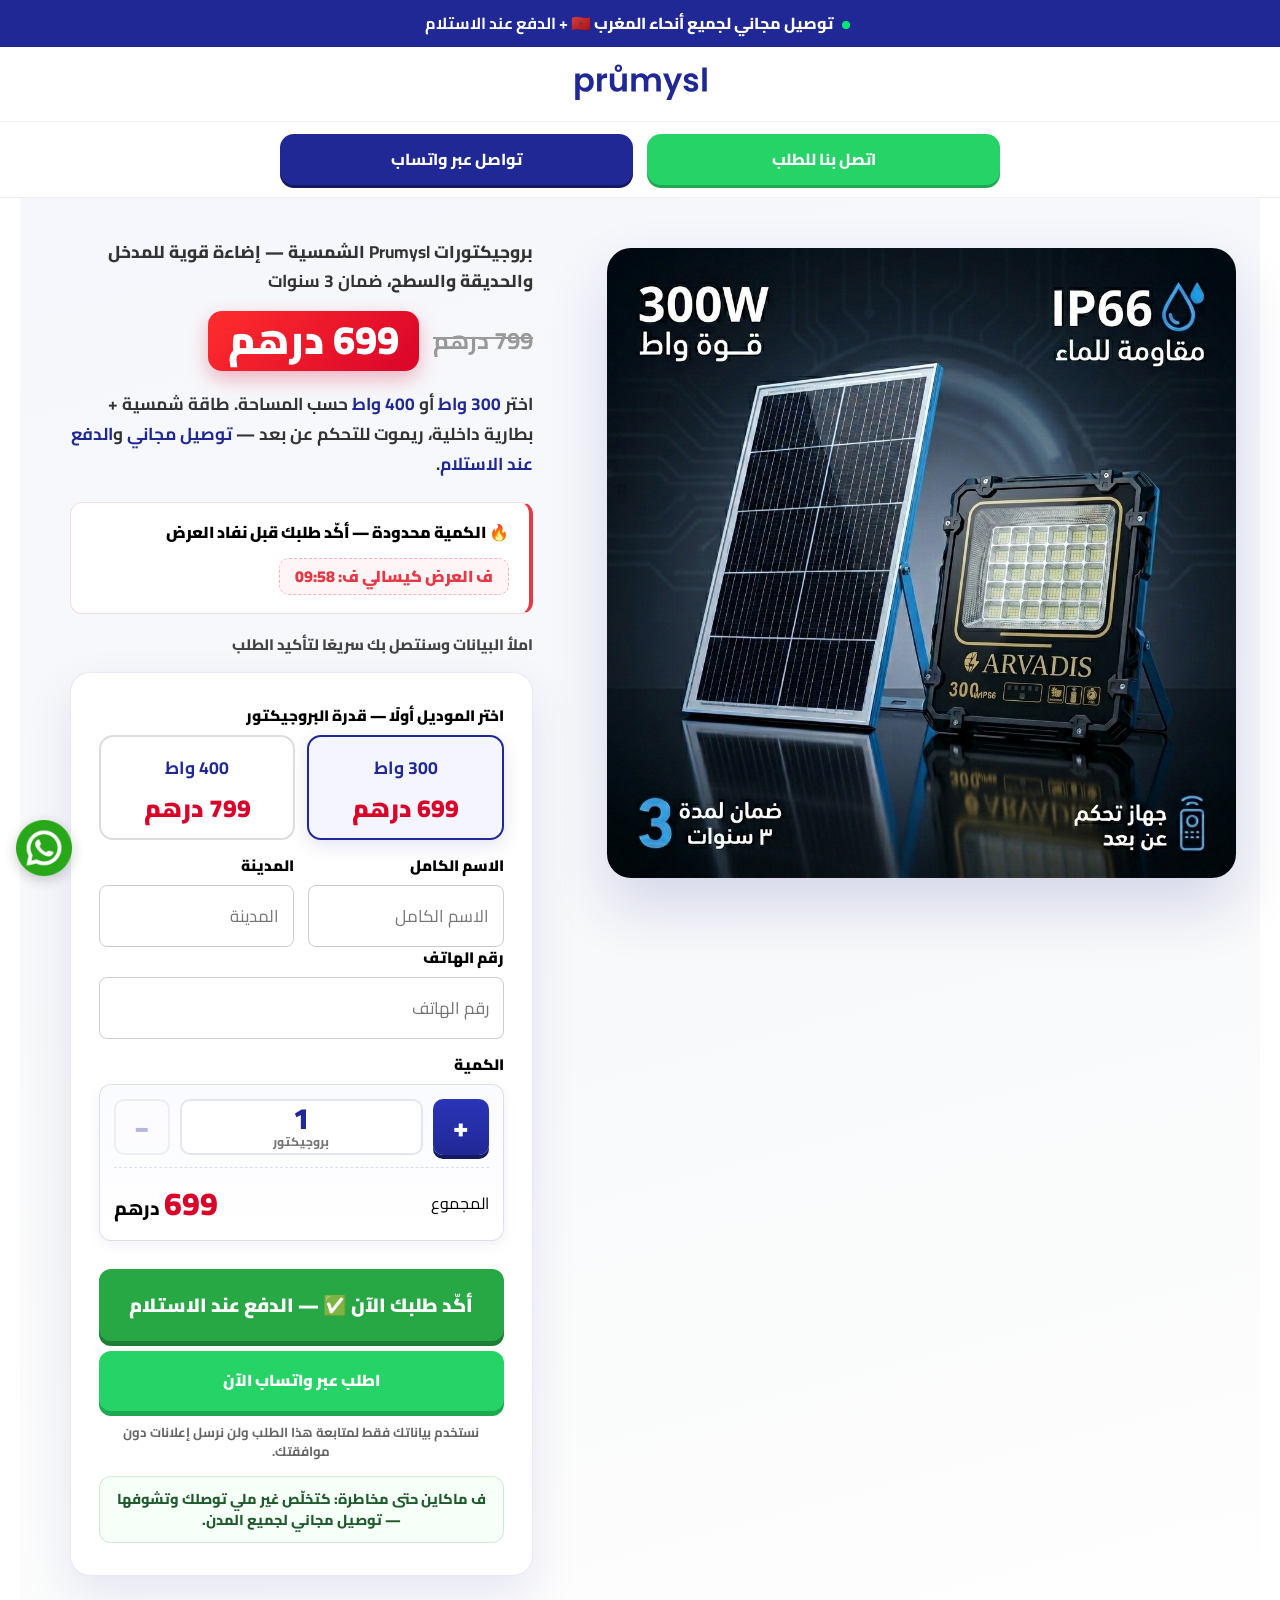
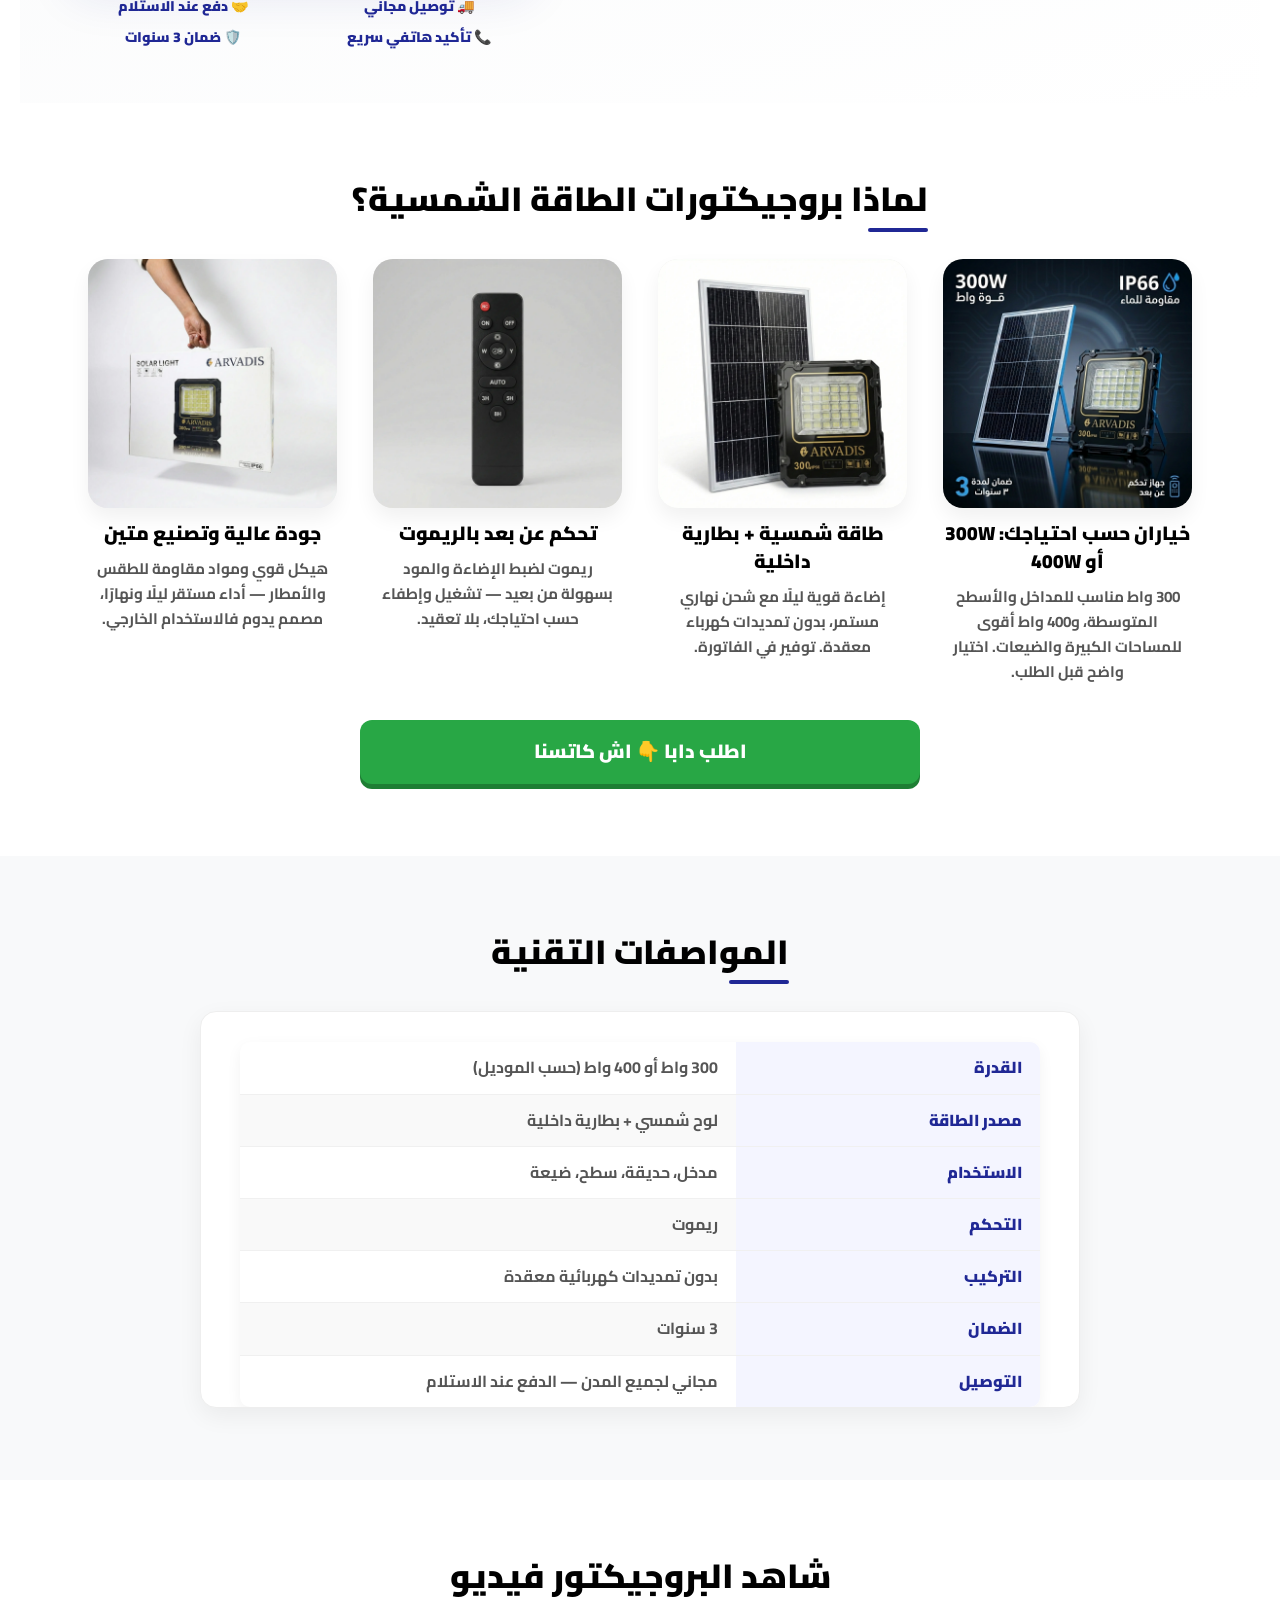
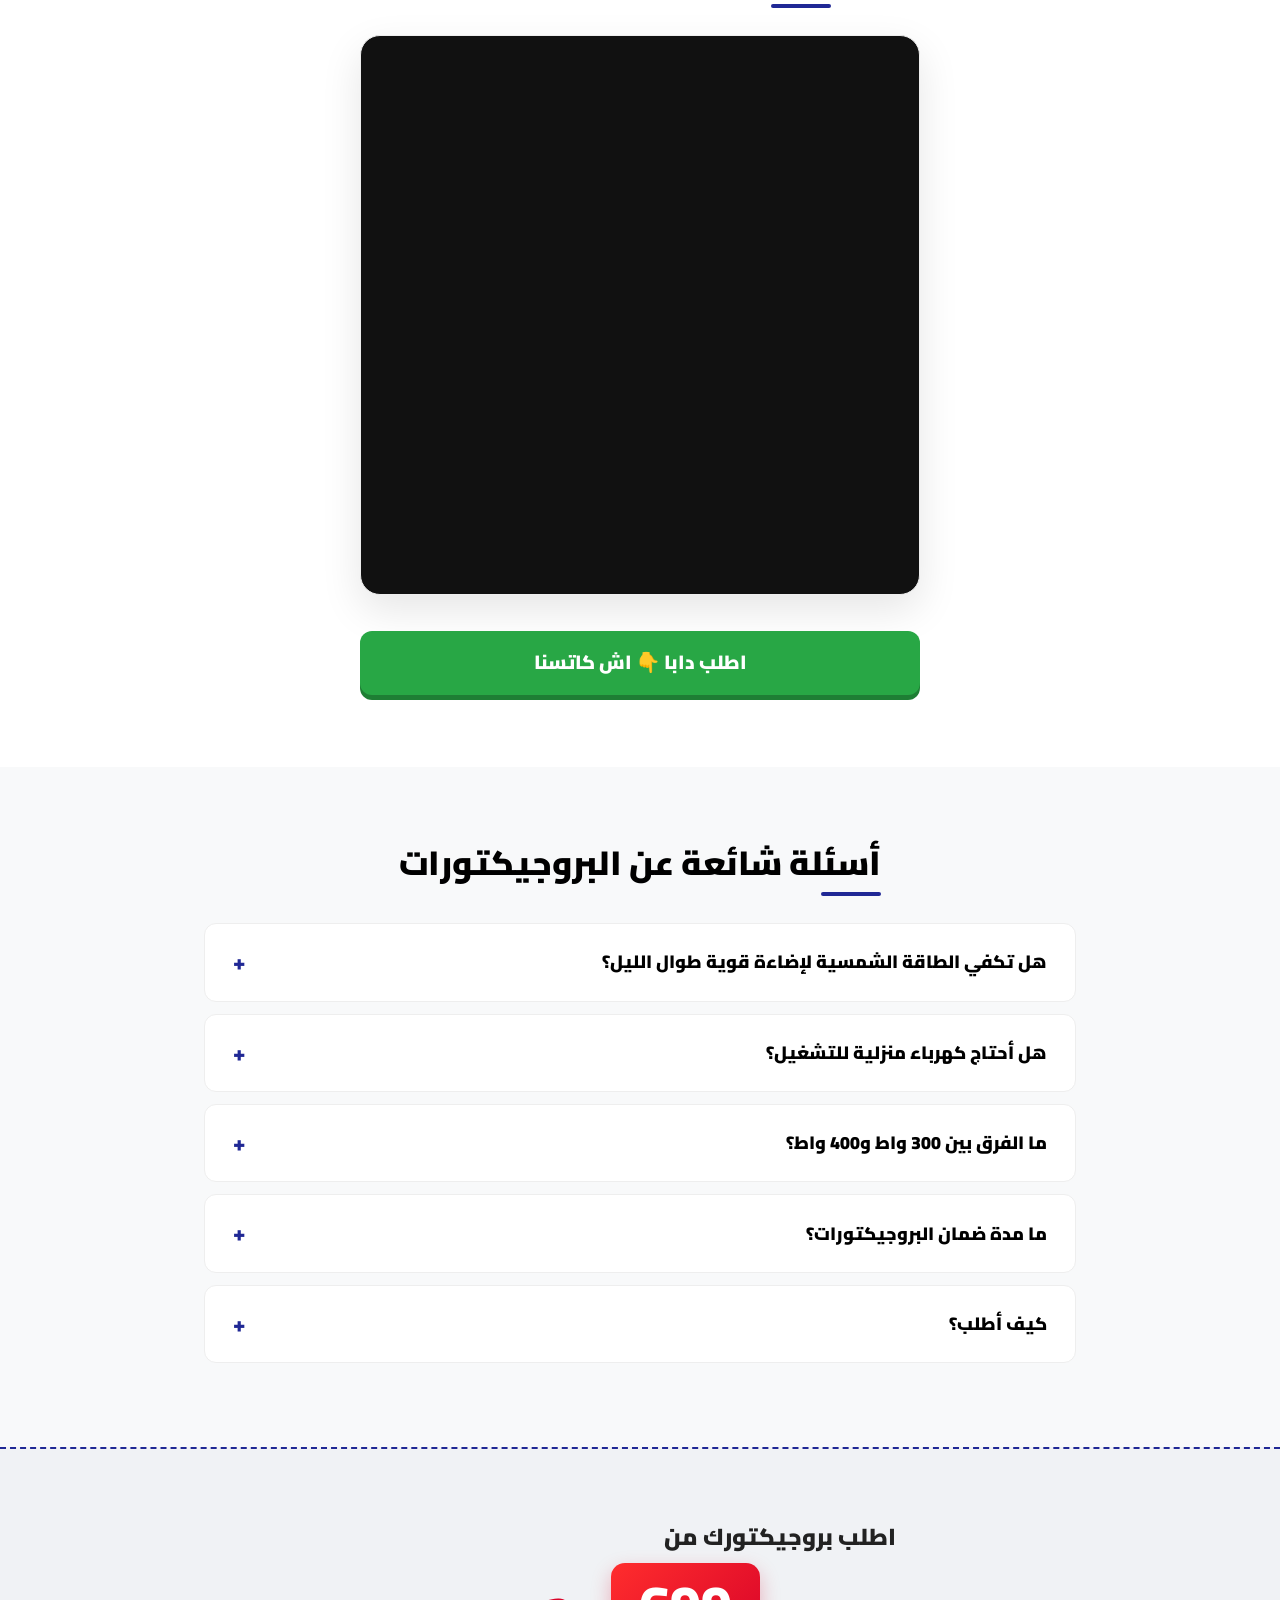
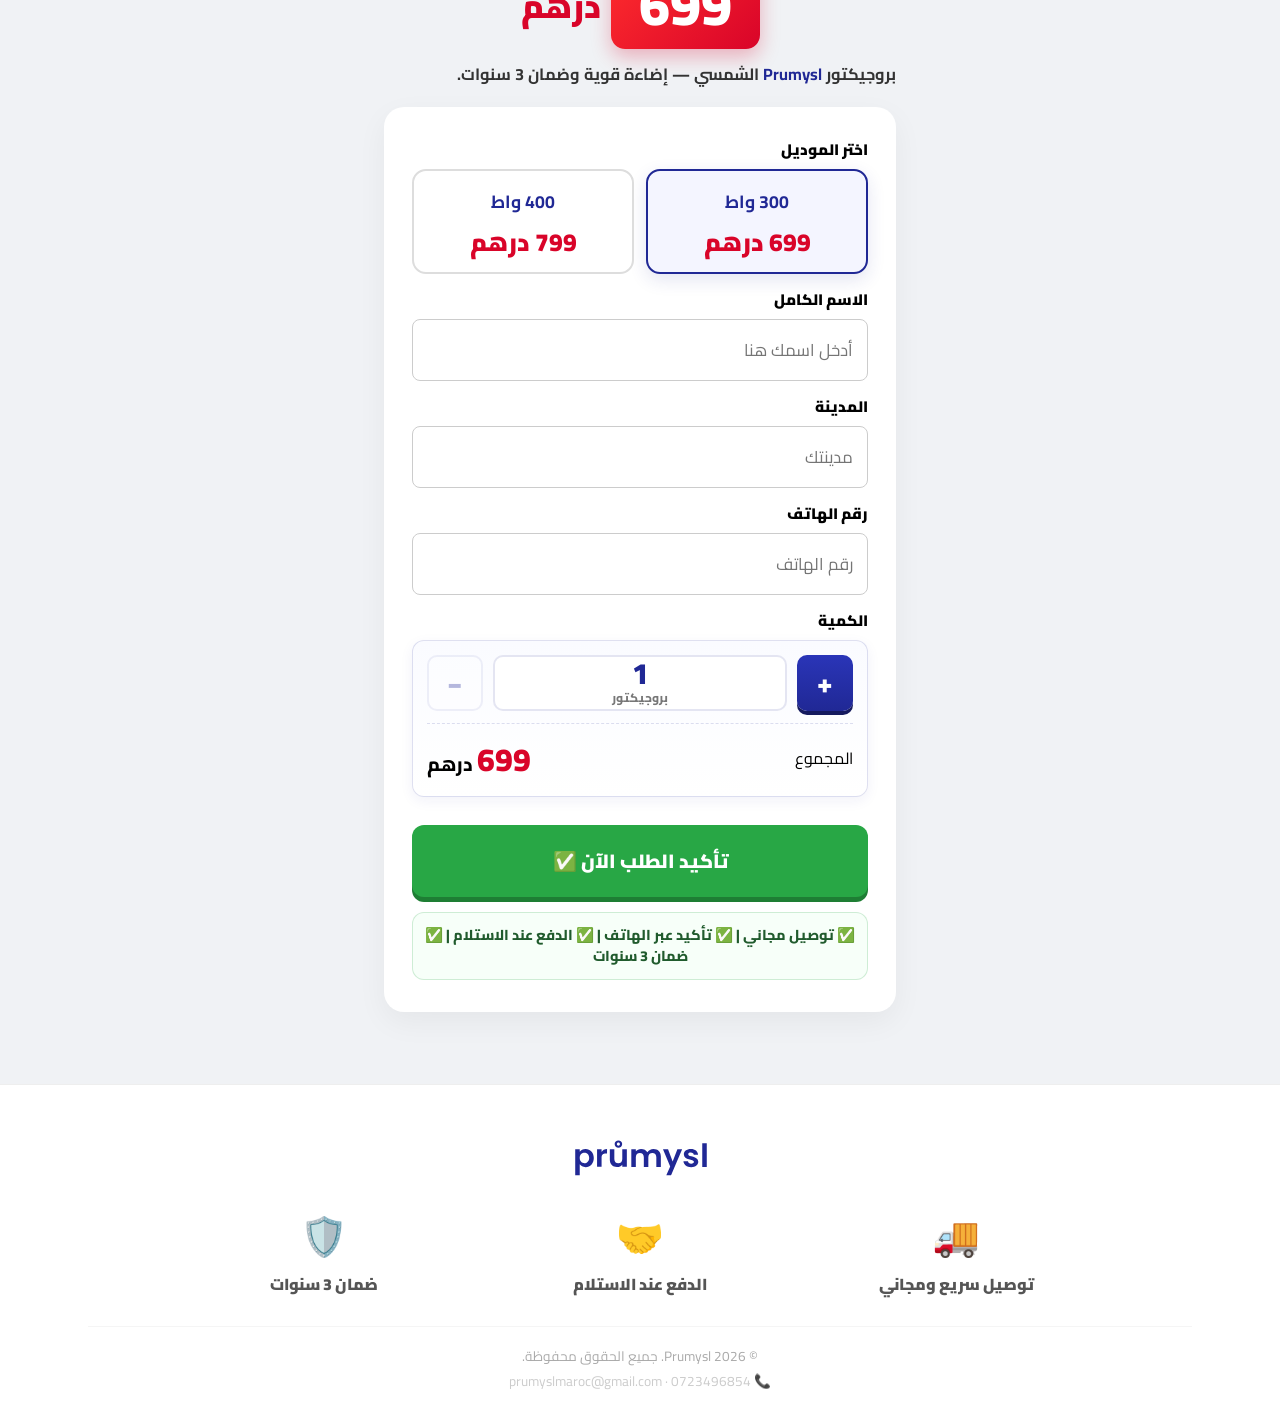
<file: projectors/redirect.html>
<!DOCTYPE html>
<html lang="ar" dir="rtl">
<head>
<meta charset="UTF-8">
<meta http-equiv="refresh" content="0;url=/projectors/">
<link rel="canonical" href="https://prumysl.cc/projectors/">
<meta name="robots" content="noindex">
<title>Redirect</title>
<script>location.replace("/projectors/");</script>
</head>
<body><p>Moved. <a href="/projectors/">Continue</a></p></body>
</html>
</file>
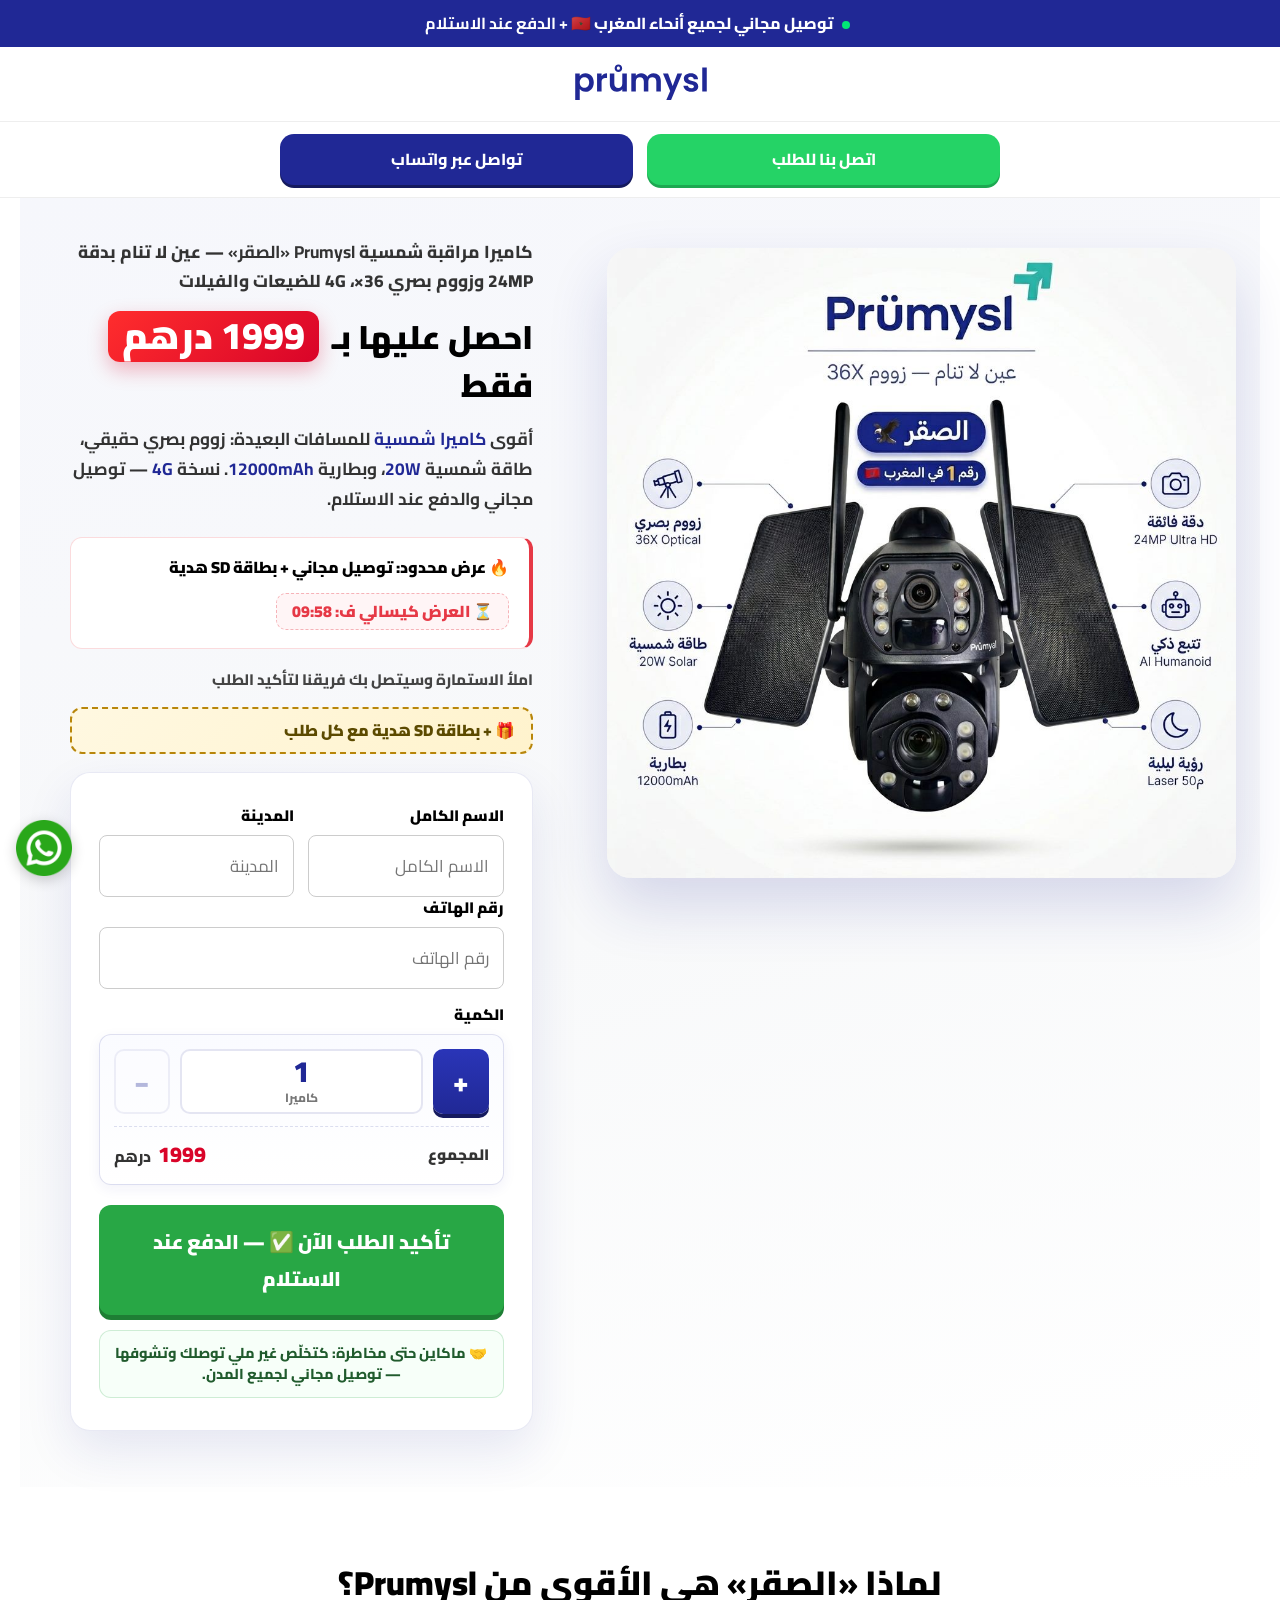
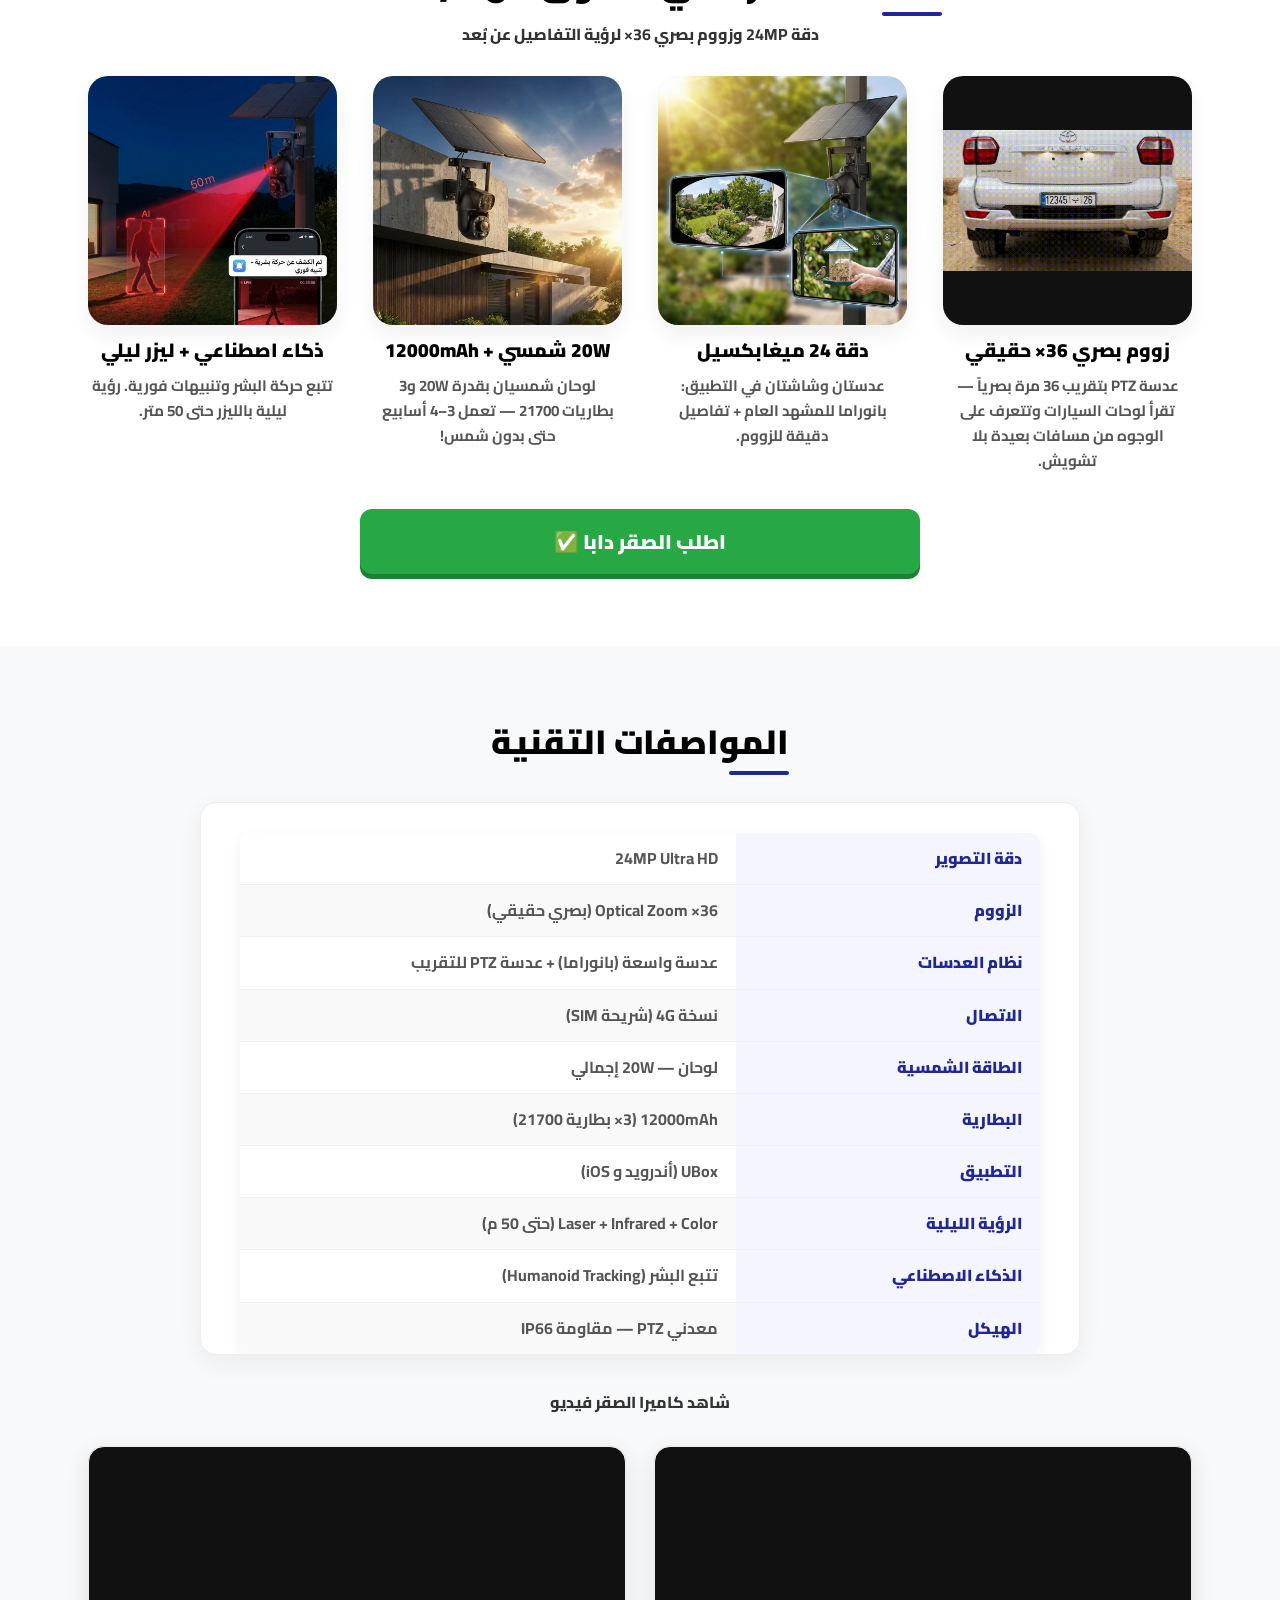
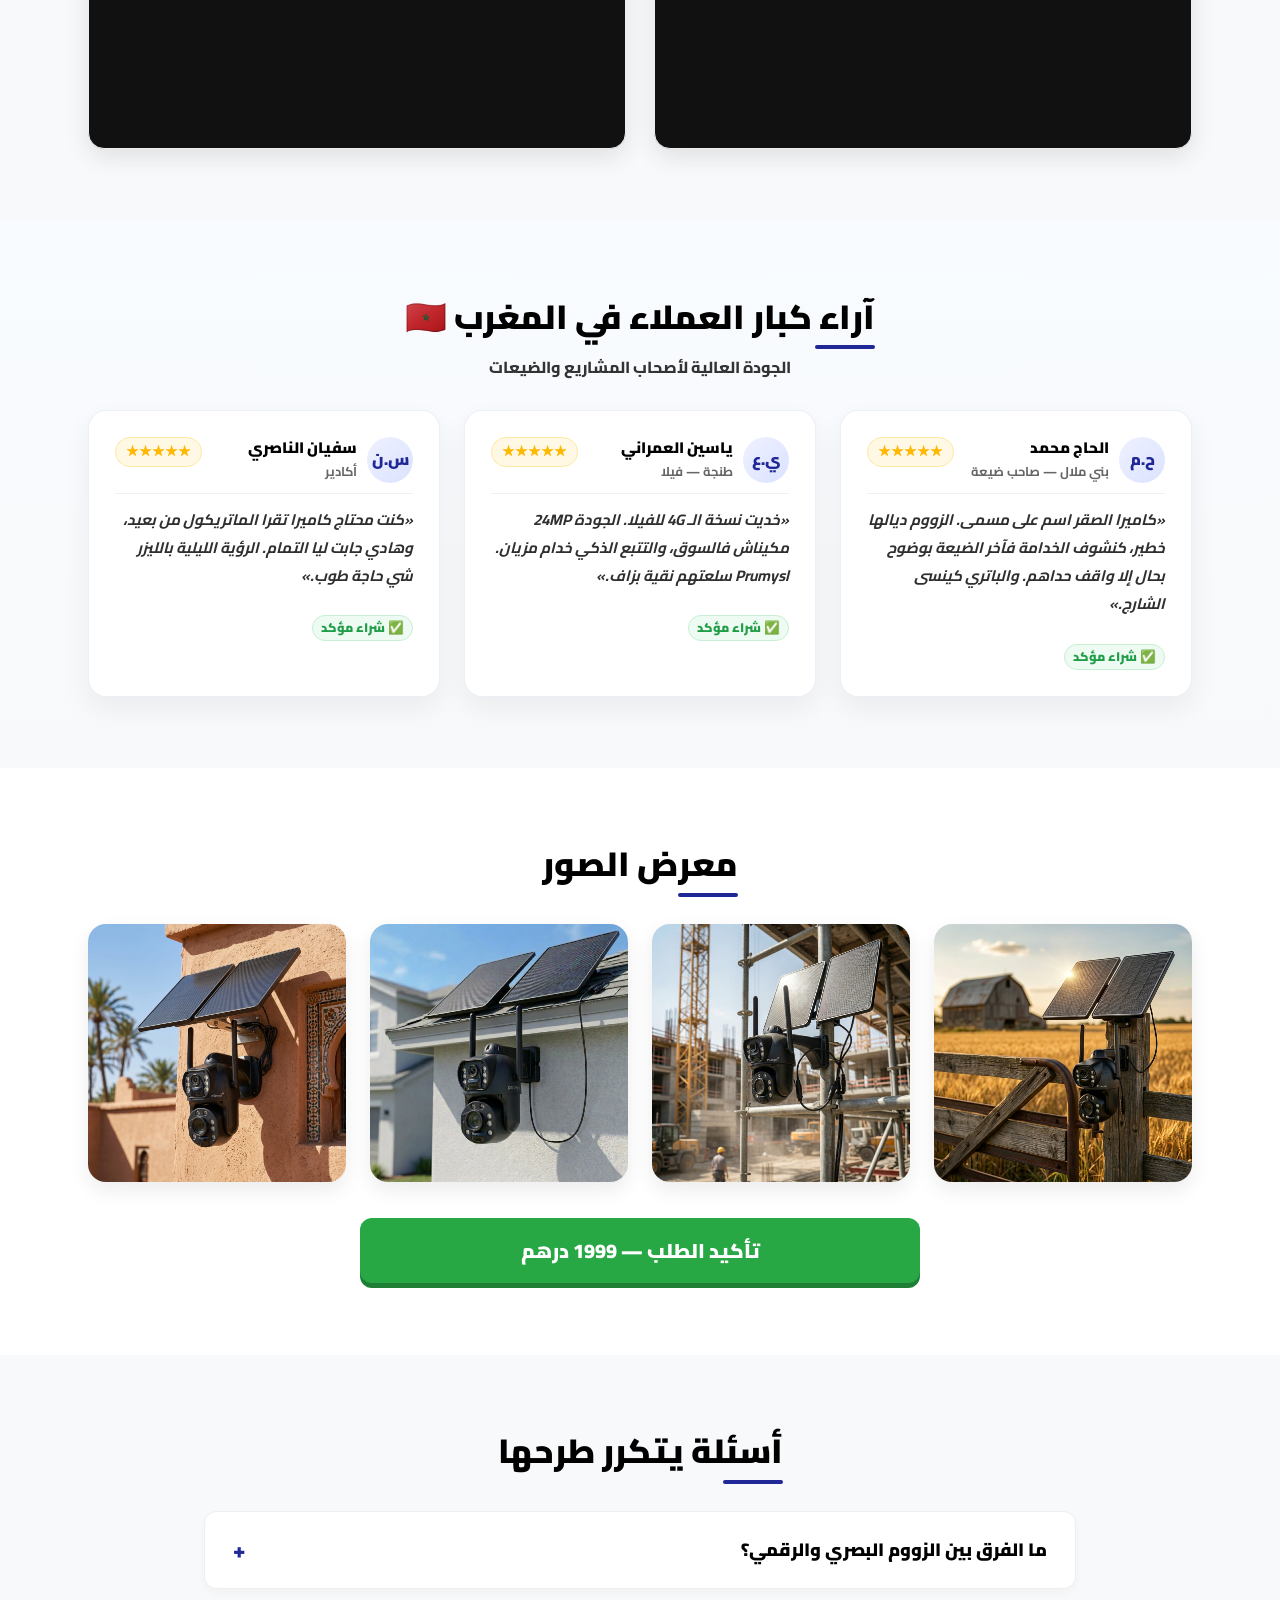
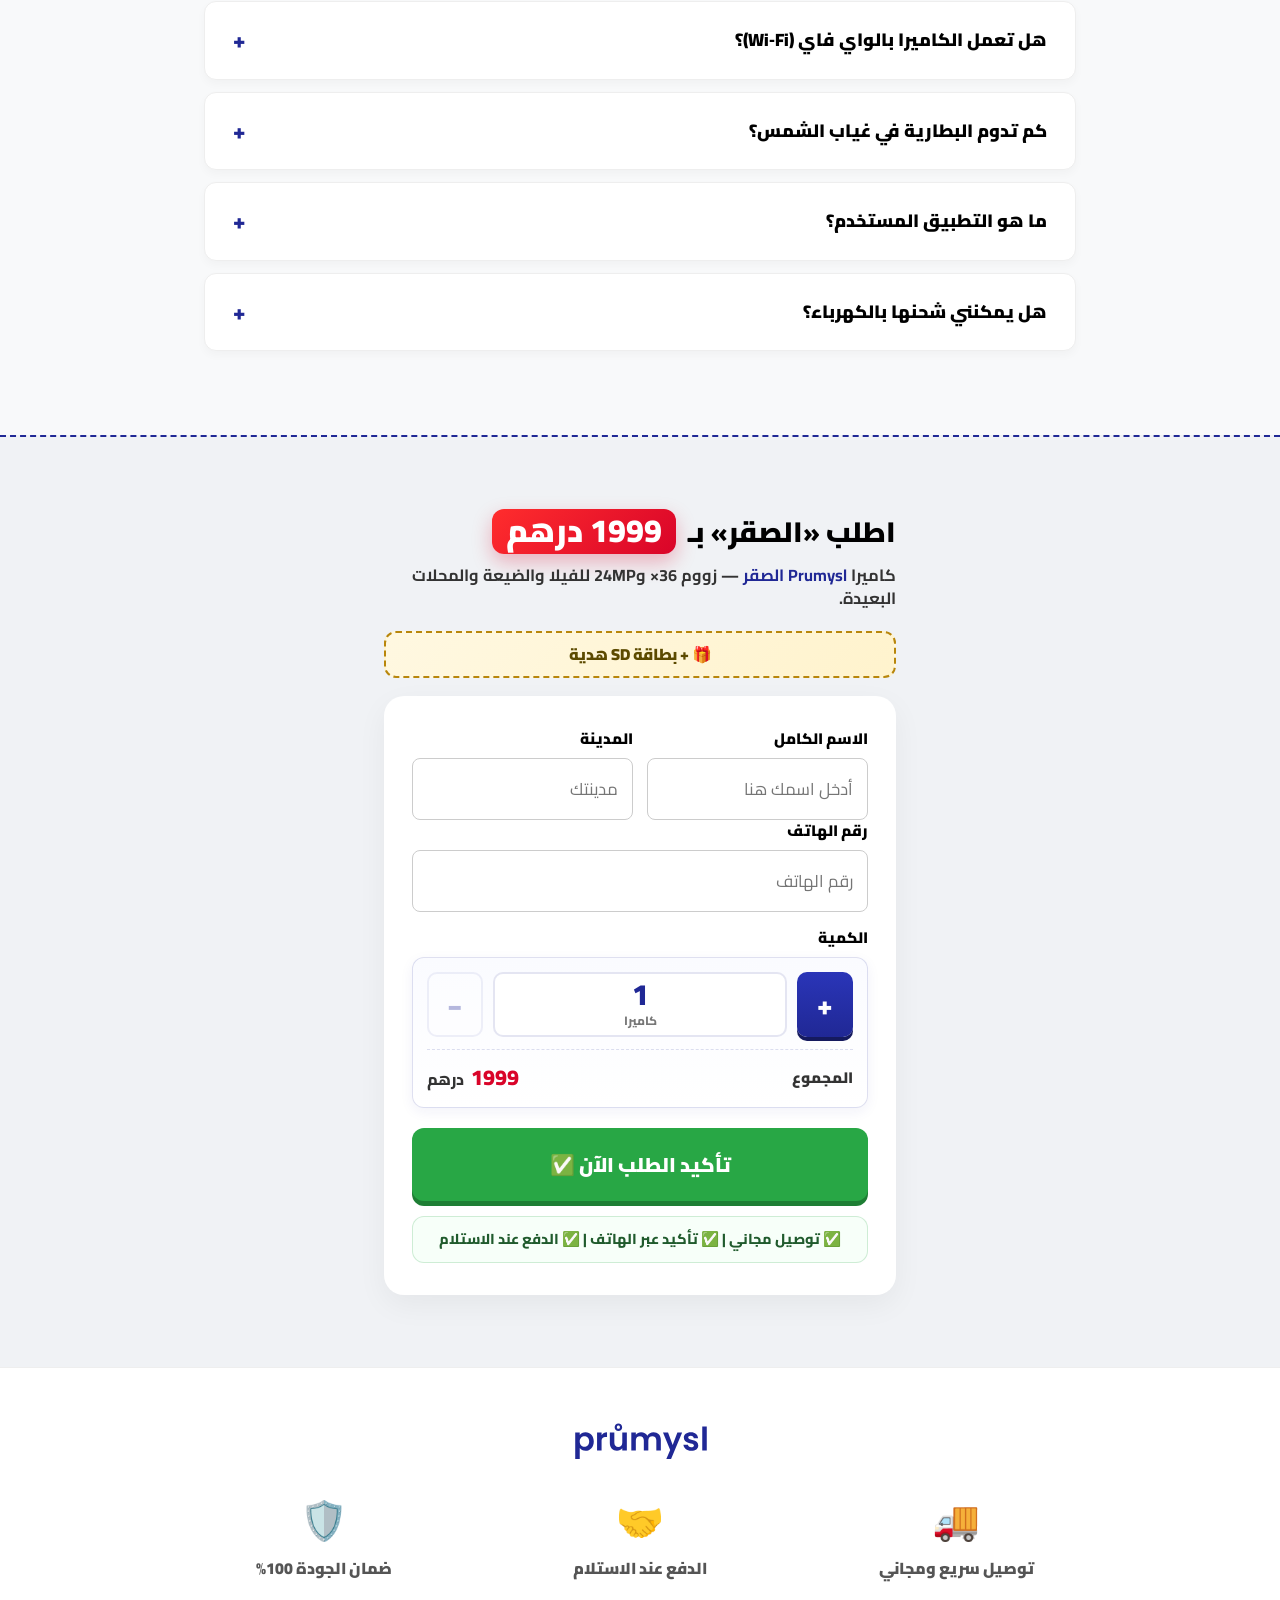
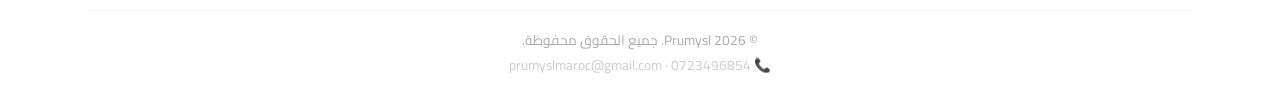
<file: saqr/redirect.html>
<!DOCTYPE html>
<html lang="ar" dir="rtl">
<head>
<meta charset="UTF-8">
<meta http-equiv="refresh" content="0;url=/saqr/">
<link rel="canonical" href="https://prumysl.cc/saqr/">
<meta name="robots" content="noindex">
<title>Redirect</title>
<script>location.replace("/saqr/");</script>
</head>
<body><p>Moved. <a href="/saqr/">Continue</a></p></body>
</html>
</file>
<file: css/style.css>
/* --- 1. RESET & BASE --- */
* { box-sizing: border-box; margin: 0; padding: 0; }
body {
    font-family: 'Cairo', sans-serif;
    background-color: #f9f9f9;
    color: #333;
    overflow-x: hidden;
    line-height: 1.6;
}
a { text-decoration: none; color: inherit; }
.container { width: 90%; max-width: 1100px; margin: 0 auto; }

/* --- 2. ANNOUNCEMENT BAR --- */
.announcement-bar {
    background-color: #000;
    color: #fff;
    text-align: center;
    padding: 10px;
    font-size: 13px;
    font-weight: 700;
}

/* --- 3. HEADER --- */
.site-header {
    background-color: #fff;
    padding: 0 5%;
    height: 80px;
    box-shadow: 0 4px 15px rgba(0,0,0,0.05);
    display: flex;
    justify-content: space-between;
    align-items: center;
    position: relative;
    z-index: 100;
}
.header-logo img { max-height: 50px; width: auto; }

/* --- 4. HERO SECTION --- */
.hero-section {
    position: relative;
    min-height: 550px;
    display: flex;
    align-items: center;
    justify-content: center;
    text-align: center;
    color: #fff;
}
.hero-bg-img {
    position: absolute;
    top: 0; left: 0;
    width: 100%; height: 100%;
    object-fit: cover;
    z-index: 1;
}
.hero-overlay {
    position: absolute;
    top: 0; left: 0;
    width: 100%; height: 100%;
    background: linear-gradient(to bottom, rgba(0,0,0,0.3), rgba(0,0,0,0.8));
    z-index: 2;
}
.hero-content {
    position: relative;
    z-index: 3;
    padding: 20px;
    max-width: 700px;
}
.hero-content h1 {
    font-size: 2.2rem;
    font-weight: 800;
    margin-bottom: 15px;
    line-height: 1.2;
}
.hero-content p {
    font-size: 1.1rem;
    margin-bottom: 25px;
}

/* --- 5. FEATURES SECTION (Landing Pages) --- */
.features-section { padding: 60px 0; background-color: #ffffff; }
.section-title { text-align: center; font-size: 2rem; font-weight: 800; color: #1a1a1a; margin-bottom: 10px; }
.section-subtitle { text-align: center; color: #666; margin-bottom: 50px; font-size: 1.1rem; }
.feature-row { display: flex; flex-direction: column; gap: 30px; margin-bottom: 60px; align-items: center; }
.feature-row:last-child { margin-bottom: 0; }
.feature-text h3 { font-size: 1.5rem; color: #e63946; margin-bottom: 15px; font-weight: 700; }
.feature-text p { color: #555; margin-bottom: 15px; }
.feature-image img { width: 100%; max-width: 500px; height: auto; border-radius: 12px; box-shadow: 0 10px 30px rgba(0,0,0,0.1); display: block; margin: 0 auto; }

/* --- 6. SPECS TABLE --- */
.specs-section { padding: 60px 0; background-color: #f4f7f6; }
.table-responsive { overflow-x: auto; }
.specs-table { width: 100%; max-width: 800px; margin: 30px auto 0; border-collapse: collapse; background-color: #fff; box-shadow: 0 5px 15px rgba(0,0,0,0.05); border-radius: 10px; overflow: hidden; }
.specs-table th, .specs-table td { padding: 15px 20px; text-align: right; border-bottom: 1px solid #eee; }
.specs-table th { background-color: #1a1a1a; color: #fff; font-weight: 700; width: 35%; }
.specs-table td { color: #555; font-weight: 600; }
.specs-table tr:nth-child(even) td { background-color: #f9f9f9; }

/* --- 7. REVIEWS --- */
.reviews-section { padding: 60px 0; background-color: #ffffff; }
.reviews-grid { display: grid; grid-template-columns: repeat(auto-fit, minmax(300px, 1fr)); gap: 25px; margin-top: 30px; }
.review-card { background-color: #fff; border: 1px solid #eee; border-radius: 12px; padding: 25px; box-shadow: 0 5px 15px rgba(0,0,0,0.05); transition: transform 0.3s ease; }
.review-card:hover { transform: translateY(-5px); box-shadow: 0 10px 25px rgba(0,0,0,0.08); }
.review-header { display: flex; justify-content: space-between; align-items: center; margin-bottom: 15px; border-bottom: 1px solid #f0f0f0; padding-bottom: 10px; }
.reviewer-info h4 { font-size: 1.1rem; font-weight: 700; color: #1a1a1a; margin-bottom: 3px; }
.review-city { font-size: 0.9rem; color: #777; }
.review-stars { color: #ffc107; font-size: 1.2rem; letter-spacing: 2px; }
.review-text { font-size: 1rem; color: #555; line-height: 1.6; margin-bottom: 15px; font-style: italic; }
.verified-badge { font-size: 0.85rem; color: #27ae60; font-weight: 700; }

/* --- 8. FAQ --- */
.faq-section { padding: 60px 0; background-color: #f9f9f9; }
.faq-wrapper { max-width: 800px; margin: 0 auto; }
.faq-item { background-color: #fff; margin-bottom: 15px; border-radius: 8px; border: 1px solid #e1e1e1; overflow: hidden; }
.faq-item summary { padding: 15px 20px; font-weight: 700; font-size: 1.1rem; cursor: pointer; list-style: none; display: flex; justify-content: space-between; align-items: center; color: #1a1a1a; transition: background-color 0.2s; }
.faq-item summary:hover { background-color: #fafafa; }
.faq-item summary::after { content: '+'; font-size: 1.5rem; color: #e63946; font-weight: bold; }
.faq-item[open] summary::after { content: '-'; }
.faq-content { padding: 0 20px 20px 20px; color: #555; line-height: 1.6; border-top: 1px solid #f0f0f0; }

/* --- 9. ORDER FORM --- */
.order-container { padding: 40px 15px; background-color: #e9ecef; display: flex; justify-content: center; }
.form-wrapper { background: #fff; width: 100%; max-width: 600px; padding: 30px; border-radius: 12px; box-shadow: 0 5px 20px rgba(0,0,0,0.08); }
.form-header { text-align: center; margin-bottom: 30px; }
.form-header h2 { color: #1a1a1a; margin-bottom: 10px; font-weight: 800; }
.gift-banner { background-color: #d4edda; color: #155724; padding: 10px; border-radius: 6px; margin-top: 15px; font-weight: 700; border: 1px solid #c3e6cb; }
.step-title { font-size: 18px; margin-bottom: 15px; color: #333; border-bottom: 2px solid #eee; padding-bottom: 10px; }
.offers-grid { display: grid; grid-template-columns: 1fr 1fr; gap: 15px; margin-bottom: 30px; }
.offer-card { cursor: pointer; position: relative; }
.offer-card input[type="radio"] { display: none; }
.card-inner { border: 2px solid #eee; border-radius: 10px; padding: 10px; text-align: center; transition: 0.3s; background: #fff; height: 100%; }
.card-image img { width: 100%; border-radius: 8px; margin-bottom: 10px; }
.offer-card input:checked + .card-inner { border-color: #e63946; background-color: #fff5f5; box-shadow: 0 0 10px rgba(230, 57, 70, 0.2); }
.badge { position: absolute; top: -10px; right: -5px; background: #333; color: #fff; font-size: 12px; padding: 4px 10px; border-radius: 20px; font-weight: bold; }
.badge.best-value { background: #e63946; }
.card-details h4 { font-size: 15px; margin-bottom: 5px; }
.price-box { margin: 5px 0; }
.old-price { text-decoration: line-through; color: #999; font-size: 13px; display: block;}
.new-price { color: #e63946; font-weight: 800; font-size: 18px; }
.gift-text { font-size: 12px; color: #28a745; font-weight: 700; }
.input-group { margin-bottom: 20px; }
.input-group label { display: block; margin-bottom: 8px; font-weight: 700; color: #444; }
.input-group input { width: 100%; padding: 12px 15px; border: 1px solid #ddd; border-radius: 6px; font-family: 'Cairo', sans-serif; font-size: 16px; }
.input-group input:focus { outline: none; border-color: #e63946; box-shadow: 0 0 5px rgba(230, 57, 70, 0.2); }
.btn-primary, .btn-submit { background-color: #e63946; color: #fff; text-decoration: none; padding: 12px 25px; border-radius: 6px; font-weight: 700; font-size: 16px; transition: 0.3s; border: none; cursor: pointer; display: inline-block; }
.btn-hero { padding: 15px 40px; font-size: 18px; border: 2px solid #e63946; }
.btn-primary:hover, .btn-submit:hover { background-color: #d62839; transform: translateY(-2px); }
.btn-submit { width: 100%; padding: 15px; font-size: 18px; margin-top: 10px; animation: pulse 2s infinite; }
@keyframes pulse {
    0% { box-shadow: 0 0 0 0 rgba(230, 57, 70, 0.7); }
    70% { box-shadow: 0 0 0 10px rgba(230, 57, 70, 0); }
    100% { box-shadow: 0 0 0 0 rgba(230, 57, 70, 0); }
}

/* --- 10. MINIMALIST FOOTER --- */
.site-footer {
    background-color: #121212;
    color: #ffffff;
    padding: 60px 0 40px;
    font-size: 15px;
    border-top: 1px solid #eaeaea;
}

.footer-wrapper {
    display: flex;
    flex-direction: column;
    align-items: center;
    text-align: center;
    gap: 30px;
}

/* Logo Styling — SVG is brand blue; invert only on dark footers */
.footer-logo {
    height: auto;
    width: auto;
    max-width: 140px;
    display: block;
    filter: none;
    opacity: 1;
    transition: opacity 0.3s ease;
}

.site-footer .footer-logo {
    filter: brightness(0) invert(1);
    opacity: 0.92;
}

.footer-logo:hover {
    opacity: 1;
}

/* Navigation Links */
.footer-menu {
    list-style: none;
    padding: 0;
    margin: 0;
    display: flex;
    gap: 35px;
}

.footer-menu a {
    color: #a0a0a0;
    text-decoration: none;
    font-weight: 500;
    transition: color 0.3s ease;
}

.footer-menu a:hover {
    color: #e63946;
    transform: translateY(-2px);
}

/* Contact Details */
.footer-contact {
    display: flex;
    align-items: center;
    gap: 20px;
    color: #777;
    font-size: 14px;
}

.footer-contact .separator {
    color: #333;
    font-size: 10px;
}

/* Copyright Area */
.footer-copyright {
    margin-top: 15px;
    padding-top: 25px;
    border-top: 1px solid #222;
    width: 100%;
    max-width: 400px;
}

.footer-copyright p {
    color: #444;
    font-size: 13px;
    margin: 0;
}

/* --- 11. HOMEPAGE PRODUCT GRID --- */
.products-section {
    padding: 80px 0;
    background-color: #fff;
}

.products-grid {
    display: grid;
    /* Responsive Grid: 1 col on mobile, 3 on desktop */
    grid-template-columns: repeat(auto-fit, minmax(300px, 1fr));
    gap: 30px;
    margin-top: 40px;
}

/* --- RECOMMENDED PRODUCTS SECTION (Product Pages) --- */
.recommended-products {
    padding: 60px 0;
    background-color: #f4f7f6;
}

.recommended-products-grid {
    display: grid;
    grid-template-columns: repeat(auto-fit, minmax(280px, 1fr));
    gap: 20px;
    margin-top: 30px;
}

@media (max-width: 768px) {
    .recommended-products-grid {
        grid-template-columns: repeat(2, 1fr);
        gap: 15px;
    }
    .recommended-products {
        padding: 40px 0;
    }
    .recommended-products .product-info {
        padding: 15px;
    }
    .recommended-products .product-info h3 {
        font-size: 1rem;
    }
    .recommended-products .specs-preview {
        font-size: 0.8rem;
        padding: 6px;
    }
    .recommended-products .product-price {
        font-size: 1.2rem;
        margin-bottom: 12px;
    }
    .recommended-products .btn-view {
        padding: 10px;
        font-size: 14px;
    }
    .recommended-products .product-tag {
        font-size: 10px;
        padding: 4px 8px;
        top: 10px;
        right: 10px;
    }
}

.product-item {
    background: #fff;
    border: 1px solid #eee;
    border-radius: 15px;
    overflow: hidden;
    transition: transform 0.3s ease, box-shadow 0.3s ease;
    position: relative;
    display: flex;
    flex-direction: column;
}

.product-item:hover {
    transform: translateY(-5px);
    box-shadow: 0 15px 30px rgba(0,0,0,0.1);
    border-color: #e63946;
}

.product-tag {
    position: absolute;
    top: 15px;
    right: 15px;
    padding: 5px 12px;
    border-radius: 20px;
    color: #fff;
    font-size: 12px;
    font-weight: 700;
    z-index: 10;
}

@media (max-width: 768px) {
    .product-tag {
        font-size: 10px;
        padding: 4px 8px;
        top: 10px;
        right: 10px;
    }
}

.product-tag.best-seller { background-color: #e63946; } /* Red */
.product-tag.new-arrival { background-color: #2a9d8f; } /* Teal */
.product-tag.popular { background-color: #f4a261; }     /* Orange */

/* --- ENHANCED 1:1 PRODUCT IMAGE --- */
.product-thumb {
    width: 100%;
    aspect-ratio: 1 / 1; /* Forces a perfect square */
    background-color: #f9f9f9;
    display: flex;
    align-items: center;
    justify-content: center;
    overflow: hidden;
}

.product-thumb img {
    width: 100%;
    height: 100%;
    object-fit: cover; /* Ensures image fills the square neatly */
    transition: transform 0.5s ease;
}

.product-item:hover .product-thumb img {
    transform: scale(1.05);
}

.product-info {
    padding: 25px;
    text-align: center;
    flex-grow: 1;
    display: flex;
    flex-direction: column;
    justify-content: space-between;
}

.product-info h3 {
    font-size: 1.2rem;
    font-weight: 800;
    margin-bottom: 10px;
    color: #1a1a1a;
}

.specs-preview {
    font-size: 0.9rem;
    color: #666;
    margin-bottom: 15px;
    background: #f4f4f4;
    padding: 8px;
    border-radius: 6px;
}

.product-price {
    font-size: 1.4rem;
    color: #e63946;
    font-weight: 800;
    margin-bottom: 20px;
}

.btn-view {
    display: block;
    width: 100%;
    padding: 12px;
    background-color: #1a1a1a;
    color: #fff;
    text-decoration: none;
    border-radius: 6px;
    font-weight: 700;
    transition: background-color 0.3s;
}

.btn-view:hover {
    background-color: #e63946;
}

/* --- 12. BENEFITS SECTION (Homepage) --- */
.benefits-section {
    padding: 80px 0;
    background-color: #f4f7f6;
}

.benefits-grid {
    display: grid;
    grid-template-columns: repeat(auto-fit, minmax(280px, 1fr));
    gap: 30px;
    margin-top: 40px;
}

.benefit-card {
    background: #fff;
    padding: 30px;
    border-radius: 12px;
    text-align: center;
    box-shadow: 0 5px 20px rgba(0,0,0,0.05);
    transition: transform 0.3s ease;
}

.benefit-card:hover {
    transform: translateY(-5px);
}

.benefit-icon {
    font-size: 3rem;
    margin-bottom: 20px;
}

.benefit-card h3 {
    font-size: 1.3rem;
    font-weight: 700;
    margin-bottom: 15px;
    color: #1a1a1a;
}

.benefit-card p {
    color: #666;
    font-size: 1rem;
}

/* --- 13. HELP BANNER (CTA) --- */
.help-banner {
    background-color: #1a1a1a;
    color: #fff;
    padding: 50px 0;
    text-align: center;
}

.help-content h3 {
    font-size: 1.5rem;
    margin-bottom: 10px;
    color: #fff;
}

.help-content p {
    color: #ccc;
    margin-bottom: 25px;
}

.btn-whatsapp {
    display: inline-block;
    background-color: #25D366;
    color: #fff;
    padding: 12px 30px;
    border-radius: 30px;
    text-decoration: none;
    font-weight: 700;
    font-size: 1.1rem;
    transition: background-color 0.3s;
}

.btn-whatsapp:hover {
    background-color: #128C7E;
}

/* --- PERFORMANCE OPTIMIZATIONS --- */
/* Lazy loading image styles */
img[loading="lazy"] {
    opacity: 0;
    transition: opacity 0.3s;
}
img[loading="lazy"].loaded {
    opacity: 1;
}

/* Optimize font rendering */
body {
    -webkit-font-smoothing: antialiased;
    -moz-osx-font-smoothing: grayscale;
    text-rendering: optimizeLegibility;
}

/* Smooth scrolling */
html {
    scroll-behavior: smooth;
}

/* Better touch interactions on mobile */
* {
    -webkit-tap-highlight-color: transparent;
    touch-action: manipulation;
}

/* Optimize animations */
.product-item,
.benefit-card,
.review-card {
    will-change: transform;
}

/* Prevent layout shift on images */
img {
    max-width: 100%;
    height: auto;
    display: block;
}

/* --- STICKY WHATSAPP (image icon, bottom-left) --- */
.whatsapp-float {
    position: fixed;
    left: 16px;
    bottom: 16px;
    z-index: 2100;
    width: 56px;
    height: 56px;
    border-radius: 50%;
    display: flex;
    align-items: center;
    justify-content: center;
    background: transparent;
    text-decoration: none;
    border: none;
    box-shadow: none;
    transition: transform 0.2s ease;
}
.whatsapp-float:hover {
    transform: translateY(-2px);
}
.whatsapp-float img {
    width: 56px;
    height: 56px;
    display: block;
    object-fit: contain;
}
@media (max-width: 480px) {
    .moka-pro-max-page .whatsapp-float,
    .moka-page .whatsapp-float,
    .moka-lineup-page .whatsapp-float {
        bottom: 90px;
    }
}

/* --- RESPONSIVE MEDIA QUERIES (GLOBAL) --- */
@media (max-width: 768px) {
    /* Smooth scroll offset for sticky header */
    html {
        scroll-padding-top: 80px;
    }

    /* Mobile Header - Sticky */
    .site-header {
        padding: 0 4%;
        height: 70px;
        position: sticky;
        top: 0;
        z-index: 1000;
        box-shadow: 0 2px 10px rgba(0,0,0,0.1);
        background-color: #fff;
    }
    .header-logo img {
        max-height: 45px;
    }
    .header-cta .btn-primary {
        padding: 10px 18px;
        font-size: 14px;
        min-height: 44px; /* Touch-friendly */
        min-width: 100px;
    }

    /* Mobile Hero */
    .hero-section {
        min-height: 450px;
    }
    .hero-content {
        padding: 30px 20px;
    }
    .hero-content h1 {
        font-size: 1.8rem;
        line-height: 1.3;
        margin-bottom: 12px;
    }
    .hero-content p {
        font-size: 1rem;
        margin-bottom: 20px;
        line-height: 1.5;
    }

    .whatsapp-float {
        bottom: 16px;
        left: 16px;
    }
    .btn-hero {
        padding: 14px 30px;
        font-size: 16px;
        min-height: 48px; /* Touch-friendly */
    }

    /* Mobile Products - Improved Spacing */
    .products-section {
        padding: 40px 0;
    }
    .products-grid {
        grid-template-columns: 1fr;
        gap: 20px;
        margin-top: 30px;
    }
    .product-info {
        padding: 20px;
    }
    .product-info h3 {
        font-size: 1.1rem;
    }
    .btn-view {
        padding: 14px;
        font-size: 15px;
        min-height: 48px; /* Touch-friendly */
    }

    /* Mobile Benefits - Improved Spacing */
    .benefits-section {
        padding: 40px 0;
    }
    .benefits-grid {
        grid-template-columns: 1fr;
        gap: 20px;
        margin-top: 30px;
    }
    .benefit-card {
        padding: 25px 20px;
    }
    .benefit-card h3 {
        font-size: 1.2rem;
    }

    /* Mobile Forms */
    .order-container {
        padding: 30px 10px;
    }
    .form-wrapper {
        padding: 25px 20px;
    }
    .input-group input {
        padding: 14px 15px;
        font-size: 16px; /* Prevents zoom on iOS */
        min-height: 48px; /* Touch-friendly */
        -webkit-appearance: none;
        border-radius: 8px;
    }
    .btn-submit {
        padding: 16px;
        font-size: 17px;
        min-height: 52px; /* Touch-friendly */
    }
    .btn-submit:disabled {
        opacity: 0.6;
        cursor: not-allowed;
        animation: none;
    }
    .offers-grid {
        grid-template-columns: repeat(2, 1fr);
        gap: 12px;
    }
    .card-inner {
        padding: 12px;
        min-height: 120px; /* Better touch target */
        display: flex;
        flex-direction: column;
        align-items: center;
        text-align: center;
    }

    /* Mobile Footer - Improved Spacing */
    .footer-menu {
        flex-direction: column;
        gap: 15px;
    }
    .footer-menu a {
        padding: 8px 0;
        min-height: 44px; /* Touch-friendly */
        display: inline-block;
    }
    .footer-contact {
        flex-direction: column;
        gap: 10px;
    }
    .footer-contact .separator {
        display: none;
    }
    .site-footer {
        padding: 40px 0 25px;
    }
    .footer-wrapper {
        gap: 25px;
    }
    .footer-copyright {
        margin-top: 10px;
        padding-top: 20px;
    }

    /* Mobile Help Banner */
    .help-banner {
        padding: 40px 0;
    }
    .help-content h3 {
        font-size: 1.3rem;
    }
    .btn-whatsapp {
        padding: 14px 28px;
        font-size: 1rem;
        min-height: 48px; /* Touch-friendly */
        display: inline-flex;
        align-items: center;
        justify-content: center;
    }

    /* Mobile Features - Improved Spacing */
    .features-section {
        padding: 40px 0;
    }
    .section-title {
        font-size: 1.6rem;
    }
    .section-subtitle {
        font-size: 1rem;
        margin-bottom: 35px;
    }
    .feature-row {
        margin-bottom: 40px;
    }
    .feature-text h3 {
        font-size: 1.3rem;
    }

    /* Mobile Specs Table - Better Scrolling */
    .specs-section {
        padding: 40px 0;
    }
    .table-responsive {
        -webkit-overflow-scrolling: touch;
        overflow-x: auto;
        margin: 0 -20px;
        padding: 0 20px;
    }
    .specs-table {
        font-size: 14px;
        min-width: 500px;
    }
    .specs-table th,
    .specs-table td {
        padding: 12px 10px;
    }
    .specs-table th {
        width: 40%;
        font-size: 13px;
    }

    /* Mobile Reviews - Improved Spacing */
    .reviews-section {
        padding: 40px 0;
    }
    .reviews-grid {
        grid-template-columns: 1fr;
        gap: 20px;
    }
    .review-card {
        padding: 20px;
    }

    /* Mobile FAQ - Improved Spacing */
    .faq-section {
        padding: 40px 0;
    }
    .faq-item summary {
        padding: 14px 18px;
        font-size: 1rem;
        min-height: 50px; /* Touch-friendly */
    }
    .faq-content {
        padding: 0 18px 18px 18px;
    }
}

@media (max-width: 480px) {
    /* Extra small devices */
    .announcement-bar {
        padding: 6px 8px;
        font-size: 11px;
        line-height: 1.4;
    }
    .hero-section {
        min-height: 400px;
    }
    .hero-content {
        padding: 20px 15px;
    }
    .hero-content h1 {
        font-size: 1.6rem;
    }
    .hero-content p {
        font-size: 0.9rem;
        line-height: 1.5;
    }
    .section-title {
        font-size: 1.4rem;
    }
    .product-price {
        font-size: 1.3rem;
    }
    
    /* Better Image Aspect Ratios */
    .product-thumb img {
        aspect-ratio: 1 / 1;
        object-fit: cover;
    }
    .card-image img {
        aspect-ratio: 1 / 1;
        object-fit: cover;
    }
    
    /* Improved Spacing for Extra Small */
    .container {
        width: 95%;
    }
    .products-section,
    .benefits-section,
    .features-section,
    .specs-section,
    .reviews-section,
    .faq-section {
        padding: 35px 0;
    }
    .card-inner {
        display: flex;
        flex-direction: column;
        align-items: center;
        text-align: center;
        padding: 10px;
    }
    .card-image {
        width: 100%;
        margin-left: 0;
        margin-bottom: 8px;
        flex-shrink: 0;
    }
    .card-image img {
        margin-bottom: 0;
    }
    .card-details {
        width: 100%;
        flex: 1;
    }
    .card-details h4 {
        font-size: 14px;
    }
    .new-price {
        font-size: 16px;
    }
    .old-price {
        font-size: 12px;
    }
    .gift-text {
        font-size: 11px;
    }
    .specs-table th {
        width: 45%;
        font-size: 12px;
        padding: 10px 8px;
    }
    .specs-table td {
        font-size: 13px;
        padding: 10px 8px;
    }
}

@media (min-width: 768px) {
    .site-header { padding: 0 8%; height: 90px; }
    .hero-section { height: 650px; }
    .hero-content h1 { font-size: 3.5rem; }
    .features-section { padding: 80px 0; }
    
    .feature-row { flex-direction: row; justify-content: space-between; gap: 50px; margin-bottom: 100px; }
    .feature-row:nth-child(even) { flex-direction: row-reverse; }
    .feature-text, .feature-image { flex: 1; }
    .feature-text h3 { font-size: 1.8rem; }
    
}
</file>
<file: moka/css/style.css>
/* --- 1. RESET & BASE --- */
* { box-sizing: border-box; margin: 0; padding: 0; }
body {
    font-family: 'Cairo', sans-serif;
    background-color: #f9f9f9;
    color: #333;
    overflow-x: hidden;
    line-height: 1.6;
}
a { text-decoration: none; color: inherit; }
.container { width: 90%; max-width: 1100px; margin: 0 auto; }

/* --- 2. ANNOUNCEMENT BAR --- */
.announcement-bar {
    background-color: #000;
    color: #fff;
    text-align: center;
    padding: 10px;
    font-size: 13px;
    font-weight: 700;
}

/* --- 3. HEADER --- */
.site-header {
    background-color: #fff;
    padding: 0 5%;
    height: 80px;
    box-shadow: 0 4px 15px rgba(0,0,0,0.05);
    display: flex;
    justify-content: space-between;
    align-items: center;
    position: relative;
    z-index: 100;
}
.header-logo img { max-height: 50px; width: auto; }

/* --- 4. HERO SECTION --- */
.hero-section {
    position: relative;
    min-height: 550px;
    display: flex;
    align-items: center;
    justify-content: center;
    text-align: center;
    color: #fff;
}
.hero-bg-img {
    position: absolute;
    top: 0; left: 0;
    width: 100%; height: 100%;
    object-fit: cover;
    z-index: 1;
}
.hero-overlay {
    position: absolute;
    top: 0; left: 0;
    width: 100%; height: 100%;
    background: linear-gradient(to bottom, rgba(0,0,0,0.3), rgba(0,0,0,0.8));
    z-index: 2;
}
.hero-content {
    position: relative;
    z-index: 3;
    padding: 20px;
    max-width: 700px;
}
.hero-content h1 {
    font-size: 2.2rem;
    font-weight: 800;
    margin-bottom: 15px;
    line-height: 1.2;
}
.hero-content p {
    font-size: 1.1rem;
    margin-bottom: 25px;
}

/* --- 5. FEATURES SECTION (Landing Pages) --- */
.features-section { padding: 60px 0; background-color: #ffffff; }
.section-title { text-align: center; font-size: 2rem; font-weight: 800; color: #1a1a1a; margin-bottom: 10px; }
.section-subtitle { text-align: center; color: #666; margin-bottom: 50px; font-size: 1.1rem; }
.feature-row { display: flex; flex-direction: column; gap: 30px; margin-bottom: 60px; align-items: center; }
.feature-row:last-child { margin-bottom: 0; }
.feature-text h3 { font-size: 1.5rem; color: #e63946; margin-bottom: 15px; font-weight: 700; }
.feature-text p { color: #555; margin-bottom: 15px; }
.feature-image img { width: 100%; max-width: 500px; height: auto; border-radius: 12px; box-shadow: 0 10px 30px rgba(0,0,0,0.1); display: block; margin: 0 auto; }

/* --- 6. SPECS TABLE --- */
.specs-section { padding: 60px 0; background-color: #f4f7f6; }
.table-responsive { overflow-x: auto; }
.specs-table { width: 100%; max-width: 800px; margin: 30px auto 0; border-collapse: collapse; background-color: #fff; box-shadow: 0 5px 15px rgba(0,0,0,0.05); border-radius: 10px; overflow: hidden; }
.specs-table th, .specs-table td { padding: 15px 20px; text-align: right; border-bottom: 1px solid #eee; }
.specs-table th { background-color: #1a1a1a; color: #fff; font-weight: 700; width: 35%; }
.specs-table td { color: #555; font-weight: 600; }
.specs-table tr:nth-child(even) td { background-color: #f9f9f9; }

/* --- 7. REVIEWS --- */
.reviews-section { padding: 60px 0; background-color: #ffffff; }
.reviews-grid { display: grid; grid-template-columns: repeat(auto-fit, minmax(300px, 1fr)); gap: 25px; margin-top: 30px; }
.review-card { background-color: #fff; border: 1px solid #eee; border-radius: 12px; padding: 25px; box-shadow: 0 5px 15px rgba(0,0,0,0.05); transition: transform 0.3s ease; }
.review-card:hover { transform: translateY(-5px); box-shadow: 0 10px 25px rgba(0,0,0,0.08); }
.review-header { display: flex; justify-content: space-between; align-items: center; margin-bottom: 15px; border-bottom: 1px solid #f0f0f0; padding-bottom: 10px; }
.reviewer-info h4 { font-size: 1.1rem; font-weight: 700; color: #1a1a1a; margin-bottom: 3px; }
.review-city { font-size: 0.9rem; color: #777; }
.review-stars { color: #ffc107; font-size: 1.2rem; letter-spacing: 2px; }
.review-text { font-size: 1rem; color: #555; line-height: 1.6; margin-bottom: 15px; font-style: italic; }
.verified-badge { font-size: 0.85rem; color: #27ae60; font-weight: 700; }

/* --- 8. FAQ --- */
.faq-section { padding: 60px 0; background-color: #f9f9f9; }
.faq-wrapper { max-width: 800px; margin: 0 auto; }
.faq-item { background-color: #fff; margin-bottom: 15px; border-radius: 8px; border: 1px solid #e1e1e1; overflow: hidden; }
.faq-item summary { padding: 15px 20px; font-weight: 700; font-size: 1.1rem; cursor: pointer; list-style: none; display: flex; justify-content: space-between; align-items: center; color: #1a1a1a; transition: background-color 0.2s; }
.faq-item summary:hover { background-color: #fafafa; }
.faq-item summary::after { content: '+'; font-size: 1.5rem; color: #e63946; font-weight: bold; }
.faq-item[open] summary::after { content: '-'; }
.faq-content { padding: 0 20px 20px 20px; color: #555; line-height: 1.6; border-top: 1px solid #f0f0f0; }

/* --- 9. ORDER FORM --- */
.order-container { padding: 40px 15px; background-color: #e9ecef; display: flex; justify-content: center; }
.form-wrapper { background: #fff; width: 100%; max-width: 600px; padding: 30px; border-radius: 12px; box-shadow: 0 5px 20px rgba(0,0,0,0.08); }
.form-header { text-align: center; margin-bottom: 30px; }
.form-header h2 { color: #1a1a1a; margin-bottom: 10px; font-weight: 800; }
.gift-banner { background-color: #d4edda; color: #155724; padding: 10px; border-radius: 6px; margin-top: 15px; font-weight: 700; border: 1px solid #c3e6cb; }
.step-title { font-size: 18px; margin-bottom: 15px; color: #333; border-bottom: 2px solid #eee; padding-bottom: 10px; }
.offers-grid { display: grid; grid-template-columns: 1fr 1fr; gap: 15px; margin-bottom: 30px; }
.offer-card { cursor: pointer; position: relative; }
.offer-card input[type="radio"] { display: none; }
.card-inner { border: 2px solid #eee; border-radius: 10px; padding: 10px; text-align: center; transition: 0.3s; background: #fff; height: 100%; }
.card-image img { width: 100%; border-radius: 8px; margin-bottom: 10px; }
.offer-card input:checked + .card-inner { border-color: #e63946; background-color: #fff5f5; box-shadow: 0 0 10px rgba(230, 57, 70, 0.2); }
.badge { position: absolute; top: -10px; right: -5px; background: #333; color: #fff; font-size: 12px; padding: 4px 10px; border-radius: 20px; font-weight: bold; }
.badge.best-value { background: #e63946; }
.card-details h4 { font-size: 15px; margin-bottom: 5px; }
.price-box { margin: 5px 0; }
.old-price { text-decoration: line-through; color: #999; font-size: 13px; display: block;}
.new-price { color: #e63946; font-weight: 800; font-size: 18px; }
.gift-text { font-size: 12px; color: #28a745; font-weight: 700; }
.input-group { margin-bottom: 20px; }
.input-group label { display: block; margin-bottom: 8px; font-weight: 700; color: #444; }
.input-group input { width: 100%; padding: 12px 15px; border: 1px solid #ddd; border-radius: 6px; font-family: 'Cairo', sans-serif; font-size: 16px; }
.input-group input:focus { outline: none; border-color: #e63946; box-shadow: 0 0 5px rgba(230, 57, 70, 0.2); }
.btn-primary, .btn-submit { background-color: #e63946; color: #fff; text-decoration: none; padding: 12px 25px; border-radius: 6px; font-weight: 700; font-size: 16px; transition: 0.3s; border: none; cursor: pointer; display: inline-block; }
.btn-hero { padding: 15px 40px; font-size: 18px; border: 2px solid #e63946; }
.btn-primary:hover, .btn-submit:hover { background-color: #d62839; transform: translateY(-2px); }
.btn-submit { width: 100%; padding: 15px; font-size: 18px; margin-top: 10px; animation: pulse 2s infinite; }
@keyframes pulse {
    0% { box-shadow: 0 0 0 0 rgba(230, 57, 70, 0.7); }
    70% { box-shadow: 0 0 0 10px rgba(230, 57, 70, 0); }
    100% { box-shadow: 0 0 0 0 rgba(230, 57, 70, 0); }
}

/* --- 10. MINIMALIST FOOTER --- */
.site-footer {
    background-color: #121212;
    color: #ffffff;
    padding: 60px 0 40px;
    font-size: 15px;
    border-top: 1px solid #eaeaea;
}

.footer-wrapper {
    display: flex;
    flex-direction: column;
    align-items: center;
    text-align: center;
    gap: 30px;
}

/* Logo Styling — SVG is brand blue; invert only on dark footers */
.footer-logo {
    height: auto;
    width: auto;
    max-width: 140px;
    display: block;
    filter: none;
    opacity: 1;
    transition: opacity 0.3s ease;
}

.site-footer .footer-logo {
    filter: brightness(0) invert(1);
    opacity: 0.92;
}

.footer-logo:hover {
    opacity: 1;
}

/* Navigation Links */
.footer-menu {
    list-style: none;
    padding: 0;
    margin: 0;
    display: flex;
    gap: 35px;
}

.footer-menu a {
    color: #a0a0a0;
    text-decoration: none;
    font-weight: 500;
    transition: color 0.3s ease;
}

.footer-menu a:hover {
    color: #e63946;
    transform: translateY(-2px);
}

/* Contact Details */
.footer-contact {
    display: flex;
    align-items: center;
    gap: 20px;
    color: #777;
    font-size: 14px;
}

.footer-contact .separator {
    color: #333;
    font-size: 10px;
}

/* Copyright Area */
.footer-copyright {
    margin-top: 15px;
    padding-top: 25px;
    border-top: 1px solid #222;
    width: 100%;
    max-width: 400px;
}

.footer-copyright p {
    color: #444;
    font-size: 13px;
    margin: 0;
}

/* --- 11. HOMEPAGE PRODUCT GRID --- */
.products-section {
    padding: 80px 0;
    background-color: #fff;
}

.products-grid {
    display: grid;
    /* Responsive Grid: 1 col on mobile, 3 on desktop */
    grid-template-columns: repeat(auto-fit, minmax(300px, 1fr));
    gap: 30px;
    margin-top: 40px;
}

/* --- RECOMMENDED PRODUCTS SECTION (Product Pages) --- */
.recommended-products {
    padding: 60px 0;
    background-color: #f4f7f6;
}

.recommended-products-grid {
    display: grid;
    grid-template-columns: repeat(auto-fit, minmax(280px, 1fr));
    gap: 20px;
    margin-top: 30px;
}

@media (max-width: 768px) {
    .recommended-products-grid {
        grid-template-columns: repeat(2, 1fr);
        gap: 15px;
    }
    .recommended-products {
        padding: 40px 0;
    }
    .recommended-products .product-info {
        padding: 15px;
    }
    .recommended-products .product-info h3 {
        font-size: 1rem;
    }
    .recommended-products .specs-preview {
        font-size: 0.8rem;
        padding: 6px;
    }
    .recommended-products .product-price {
        font-size: 1.2rem;
        margin-bottom: 12px;
    }
    .recommended-products .btn-view {
        padding: 10px;
        font-size: 14px;
    }
    .recommended-products .product-tag {
        font-size: 10px;
        padding: 4px 8px;
        top: 10px;
        right: 10px;
    }
}

.product-item {
    background: #fff;
    border: 1px solid #eee;
    border-radius: 15px;
    overflow: hidden;
    transition: transform 0.3s ease, box-shadow 0.3s ease;
    position: relative;
    display: flex;
    flex-direction: column;
}

.product-item:hover {
    transform: translateY(-5px);
    box-shadow: 0 15px 30px rgba(0,0,0,0.1);
    border-color: #e63946;
}

.product-tag {
    position: absolute;
    top: 15px;
    right: 15px;
    padding: 5px 12px;
    border-radius: 20px;
    color: #fff;
    font-size: 12px;
    font-weight: 700;
    z-index: 10;
}

@media (max-width: 768px) {
    .product-tag {
        font-size: 10px;
        padding: 4px 8px;
        top: 10px;
        right: 10px;
    }
}

.product-tag.best-seller { background-color: #e63946; } /* Red */
.product-tag.new-arrival { background-color: #2a9d8f; } /* Teal */
.product-tag.popular { background-color: #f4a261; }     /* Orange */

/* --- ENHANCED 1:1 PRODUCT IMAGE --- */
.product-thumb {
    width: 100%;
    aspect-ratio: 1 / 1; /* Forces a perfect square */
    background-color: #f9f9f9;
    display: flex;
    align-items: center;
    justify-content: center;
    overflow: hidden;
}

.product-thumb img {
    width: 100%;
    height: 100%;
    object-fit: cover; /* Ensures image fills the square neatly */
    transition: transform 0.5s ease;
}

.product-item:hover .product-thumb img {
    transform: scale(1.05);
}

.product-info {
    padding: 25px;
    text-align: center;
    flex-grow: 1;
    display: flex;
    flex-direction: column;
    justify-content: space-between;
}

.product-info h3 {
    font-size: 1.2rem;
    font-weight: 800;
    margin-bottom: 10px;
    color: #1a1a1a;
}

.specs-preview {
    font-size: 0.9rem;
    color: #666;
    margin-bottom: 15px;
    background: #f4f4f4;
    padding: 8px;
    border-radius: 6px;
}

.product-price {
    font-size: 1.4rem;
    color: #e63946;
    font-weight: 800;
    margin-bottom: 20px;
}

.btn-view {
    display: block;
    width: 100%;
    padding: 12px;
    background-color: #1a1a1a;
    color: #fff;
    text-decoration: none;
    border-radius: 6px;
    font-weight: 700;
    transition: background-color 0.3s;
}

.btn-view:hover {
    background-color: #e63946;
}

/* --- 12. BENEFITS SECTION (Homepage) --- */
.benefits-section {
    padding: 80px 0;
    background-color: #f4f7f6;
}

.benefits-grid {
    display: grid;
    grid-template-columns: repeat(auto-fit, minmax(280px, 1fr));
    gap: 30px;
    margin-top: 40px;
}

.benefit-card {
    background: #fff;
    padding: 30px;
    border-radius: 12px;
    text-align: center;
    box-shadow: 0 5px 20px rgba(0,0,0,0.05);
    transition: transform 0.3s ease;
}

.benefit-card:hover {
    transform: translateY(-5px);
}

.benefit-icon {
    font-size: 3rem;
    margin-bottom: 20px;
}

.benefit-card h3 {
    font-size: 1.3rem;
    font-weight: 700;
    margin-bottom: 15px;
    color: #1a1a1a;
}

.benefit-card p {
    color: #666;
    font-size: 1rem;
}

/* --- 13. HELP BANNER (CTA) --- */
.help-banner {
    background-color: #1a1a1a;
    color: #fff;
    padding: 50px 0;
    text-align: center;
}

.help-content h3 {
    font-size: 1.5rem;
    margin-bottom: 10px;
    color: #fff;
}

.help-content p {
    color: #ccc;
    margin-bottom: 25px;
}

.btn-whatsapp {
    display: inline-block;
    background-color: #25D366;
    color: #fff;
    padding: 12px 30px;
    border-radius: 30px;
    text-decoration: none;
    font-weight: 700;
    font-size: 1.1rem;
    transition: background-color 0.3s;
}

.btn-whatsapp:hover {
    background-color: #128C7E;
}

/* --- PERFORMANCE OPTIMIZATIONS --- */
/* Lazy loading image styles */
img[loading="lazy"] {
    opacity: 0;
    transition: opacity 0.3s;
}
img[loading="lazy"].loaded {
    opacity: 1;
}

/* Optimize font rendering */
body {
    -webkit-font-smoothing: antialiased;
    -moz-osx-font-smoothing: grayscale;
    text-rendering: optimizeLegibility;
}

/* Smooth scrolling */
html {
    scroll-behavior: smooth;
}

/* Better touch interactions on mobile */
* {
    -webkit-tap-highlight-color: transparent;
    touch-action: manipulation;
}

/* Optimize animations */
.product-item,
.benefit-card,
.review-card {
    will-change: transform;
}

/* Prevent layout shift on images */
img {
    max-width: 100%;
    height: auto;
    display: block;
}

/* --- STICKY WHATSAPP (image icon, bottom-left) --- */
.whatsapp-float {
    position: fixed;
    left: 16px;
    bottom: 16px;
    z-index: 2100;
    width: 56px;
    height: 56px;
    border-radius: 50%;
    display: flex;
    align-items: center;
    justify-content: center;
    background: transparent;
    text-decoration: none;
    border: none;
    box-shadow: none;
    transition: transform 0.2s ease;
}
.whatsapp-float:hover {
    transform: translateY(-2px);
}
.whatsapp-float img {
    width: 56px;
    height: 56px;
    display: block;
    object-fit: contain;
}
@media (max-width: 480px) {
    .moka-pro-max-page .whatsapp-float,
    .moka-page .whatsapp-float,
    .moka-lineup-page .whatsapp-float {
        bottom: 90px;
    }
}

/* --- RESPONSIVE MEDIA QUERIES (GLOBAL) --- */
@media (max-width: 768px) {
    /* Smooth scroll offset for sticky header */
    html {
        scroll-padding-top: 80px;
    }

    /* Mobile Header - Sticky */
    .site-header {
        padding: 0 4%;
        height: 70px;
        position: sticky;
        top: 0;
        z-index: 1000;
        box-shadow: 0 2px 10px rgba(0,0,0,0.1);
        background-color: #fff;
    }
    .header-logo img {
        max-height: 45px;
    }
    .header-cta .btn-primary {
        padding: 10px 18px;
        font-size: 14px;
        min-height: 44px; /* Touch-friendly */
        min-width: 100px;
    }

    /* Mobile Hero */
    .hero-section {
        min-height: 450px;
    }
    .hero-content {
        padding: 30px 20px;
    }
    .hero-content h1 {
        font-size: 1.8rem;
        line-height: 1.3;
        margin-bottom: 12px;
    }
    .hero-content p {
        font-size: 1rem;
        margin-bottom: 20px;
        line-height: 1.5;
    }

    .whatsapp-float {
        bottom: 16px;
        left: 16px;
    }
    .btn-hero {
        padding: 14px 30px;
        font-size: 16px;
        min-height: 48px; /* Touch-friendly */
    }

    /* Mobile Products - Improved Spacing */
    .products-section {
        padding: 40px 0;
    }
    .products-grid {
        grid-template-columns: 1fr;
        gap: 20px;
        margin-top: 30px;
    }
    .product-info {
        padding: 20px;
    }
    .product-info h3 {
        font-size: 1.1rem;
    }
    .btn-view {
        padding: 14px;
        font-size: 15px;
        min-height: 48px; /* Touch-friendly */
    }

    /* Mobile Benefits - Improved Spacing */
    .benefits-section {
        padding: 40px 0;
    }
    .benefits-grid {
        grid-template-columns: 1fr;
        gap: 20px;
        margin-top: 30px;
    }
    .benefit-card {
        padding: 25px 20px;
    }
    .benefit-card h3 {
        font-size: 1.2rem;
    }

    /* Mobile Forms */
    .order-container {
        padding: 30px 10px;
    }
    .form-wrapper {
        padding: 25px 20px;
    }
    .input-group input {
        padding: 14px 15px;
        font-size: 16px; /* Prevents zoom on iOS */
        min-height: 48px; /* Touch-friendly */
        -webkit-appearance: none;
        border-radius: 8px;
    }
    .btn-submit {
        padding: 16px;
        font-size: 17px;
        min-height: 52px; /* Touch-friendly */
    }
    .btn-submit:disabled {
        opacity: 0.6;
        cursor: not-allowed;
        animation: none;
    }
    .offers-grid {
        grid-template-columns: repeat(2, 1fr);
        gap: 12px;
    }
    .card-inner {
        padding: 12px;
        min-height: 120px; /* Better touch target */
        display: flex;
        flex-direction: column;
        align-items: center;
        text-align: center;
    }

    /* Mobile Footer - Improved Spacing */
    .footer-menu {
        flex-direction: column;
        gap: 15px;
    }
    .footer-menu a {
        padding: 8px 0;
        min-height: 44px; /* Touch-friendly */
        display: inline-block;
    }
    .footer-contact {
        flex-direction: column;
        gap: 10px;
    }
    .footer-contact .separator {
        display: none;
    }
    .site-footer {
        padding: 40px 0 25px;
    }
    .footer-wrapper {
        gap: 25px;
    }
    .footer-copyright {
        margin-top: 10px;
        padding-top: 20px;
    }

    /* Mobile Help Banner */
    .help-banner {
        padding: 40px 0;
    }
    .help-content h3 {
        font-size: 1.3rem;
    }
    .btn-whatsapp {
        padding: 14px 28px;
        font-size: 1rem;
        min-height: 48px; /* Touch-friendly */
        display: inline-flex;
        align-items: center;
        justify-content: center;
    }

    /* Mobile Features - Improved Spacing */
    .features-section {
        padding: 40px 0;
    }
    .section-title {
        font-size: 1.6rem;
    }
    .section-subtitle {
        font-size: 1rem;
        margin-bottom: 35px;
    }
    .feature-row {
        margin-bottom: 40px;
    }
    .feature-text h3 {
        font-size: 1.3rem;
    }

    /* Mobile Specs Table - Better Scrolling */
    .specs-section {
        padding: 40px 0;
    }
    .table-responsive {
        -webkit-overflow-scrolling: touch;
        overflow-x: auto;
        margin: 0 -20px;
        padding: 0 20px;
    }
    .specs-table {
        font-size: 14px;
        min-width: 500px;
    }
    .specs-table th,
    .specs-table td {
        padding: 12px 10px;
    }
    .specs-table th {
        width: 40%;
        font-size: 13px;
    }

    /* Mobile Reviews - Improved Spacing */
    .reviews-section {
        padding: 40px 0;
    }
    .reviews-grid {
        grid-template-columns: 1fr;
        gap: 20px;
    }
    .review-card {
        padding: 20px;
    }

    /* Mobile FAQ - Improved Spacing */
    .faq-section {
        padding: 40px 0;
    }
    .faq-item summary {
        padding: 14px 18px;
        font-size: 1rem;
        min-height: 50px; /* Touch-friendly */
    }
    .faq-content {
        padding: 0 18px 18px 18px;
    }
}

@media (max-width: 480px) {
    /* Extra small devices */
    .announcement-bar {
        padding: 6px 8px;
        font-size: 11px;
        line-height: 1.4;
    }
    .hero-section {
        min-height: 400px;
    }
    .hero-content {
        padding: 20px 15px;
    }
    .hero-content h1 {
        font-size: 1.6rem;
    }
    .hero-content p {
        font-size: 0.9rem;
        line-height: 1.5;
    }
    .section-title {
        font-size: 1.4rem;
    }
    .product-price {
        font-size: 1.3rem;
    }
    
    /* Better Image Aspect Ratios */
    .product-thumb img {
        aspect-ratio: 1 / 1;
        object-fit: cover;
    }
    .card-image img {
        aspect-ratio: 1 / 1;
        object-fit: cover;
    }
    
    /* Improved Spacing for Extra Small */
    .container {
        width: 95%;
    }
    .products-section,
    .benefits-section,
    .features-section,
    .specs-section,
    .reviews-section,
    .faq-section {
        padding: 35px 0;
    }
    .card-inner {
        display: flex;
        flex-direction: column;
        align-items: center;
        text-align: center;
        padding: 10px;
    }
    .card-image {
        width: 100%;
        margin-left: 0;
        margin-bottom: 8px;
        flex-shrink: 0;
    }
    .card-image img {
        margin-bottom: 0;
    }
    .card-details {
        width: 100%;
        flex: 1;
    }
    .card-details h4 {
        font-size: 14px;
    }
    .new-price {
        font-size: 16px;
    }
    .old-price {
        font-size: 12px;
    }
    .gift-text {
        font-size: 11px;
    }
    .specs-table th {
        width: 45%;
        font-size: 12px;
        padding: 10px 8px;
    }
    .specs-table td {
        font-size: 13px;
        padding: 10px 8px;
    }
}

@media (min-width: 768px) {
    .site-header { padding: 0 8%; height: 90px; }
    .hero-section { height: 650px; }
    .hero-content h1 { font-size: 3.5rem; }
    .features-section { padding: 80px 0; }
    
    .feature-row { flex-direction: row; justify-content: space-between; gap: 50px; margin-bottom: 100px; }
    .feature-row:nth-child(even) { flex-direction: row-reverse; }
    .feature-text, .feature-image { flex: 1; }
    .feature-text h3 { font-size: 1.8rem; }
    
}
</file>
<file: moka/css/desktop-landing.css>
/* Desktop layout for Prumysl product landing pages (≥1024px) */
@media (min-width: 1024px) {
    .moka-page,
    .saqr-page,
    .projectors-page,
    .moka-pro-max-page {
        --desktop-max: 1240px;
    }

    .moka-page .container,
    .saqr-page .container,
    .projectors-page .container,
    .moka-pro-max-page .container,
    .moka-page .header-inner,
    .saqr-page .header-inner,
    .projectors-page .header-inner,
    .moka-pro-max-page .header-inner,
    .moka-page .contact-quick-inner,
    .saqr-page .contact-quick-inner,
    .projectors-page .contact-quick-inner,
    .moka-pro-max-page .contact-quick-inner {
        max-width: var(--desktop-max);
    }

    .moka-page .container,
    .saqr-page .container,
    .projectors-page .container,
    .moka-pro-max-page .container {
        padding: 0 24px;
    }

    .moka-page .top-bar,
    .saqr-page .top-bar,
    .projectors-page .top-bar,
    .moka-pro-max-page .top-bar {
        font-size: 1rem;
        padding: 12px 16px;
    }

    .moka-page .contact-quick-inner,
    .saqr-page .contact-quick-inner,
    .projectors-page .contact-quick-inner,
    .moka-pro-max-page .contact-quick-inner {
        max-width: 720px;
        gap: 14px;
    }

    .moka-page .contact-quick-btn,
    .saqr-page .contact-quick-btn,
    .projectors-page .contact-quick-btn,
    .moka-pro-max-page .contact-quick-btn {
        font-size: 1rem;
        padding: 14px 20px;
        border-radius: 14px;
    }

    .desktop-fold {
        display: grid;
        grid-template-columns: minmax(0, 1.1fr) minmax(400px, 0.9fr);
        gap: 48px;
        align-items: start;
        max-width: var(--desktop-max);
        margin: 0 auto;
        padding: 40px 24px 56px;
        background: linear-gradient(165deg, #f6f7fc 0%, #f8f9fa 55%, #fff 100%);
    }

    .desktop-fold .hero-section {
        padding: 0;
        text-align: center;
    }

    .desktop-fold .hero-section img,
    .desktop-fold .hero-section picture img {
        max-width: 100%;
        border-radius: 24px;
        box-shadow: 0 28px 60px rgba(32, 40, 149, 0.16);
    }

    .desktop-fold .order-section {
        padding: 0;
        background: transparent;
    }

    .desktop-fold .order-section .container {
        max-width: none;
        padding: 0;
    }

    .desktop-fold .order-title {
        text-align: right;
        font-size: 2.05rem;
        margin-bottom: 14px;
    }

    .desktop-fold .order-title .seo-h1-product,
    .desktop-fold .order-title.seo-main-heading .seo-h1-product {
        max-width: none;
        margin: 0 0 16px 0;
        text-align: right;
        font-size: 1.08rem;
        line-height: 1.65;
    }

    .desktop-fold .order-title .seo-h1-cta,
    .desktop-fold .order-title.seo-main-heading .seo-h1-cta {
        text-align: right;
    }

    .desktop-fold .order-subtitle {
        text-align: right;
        font-size: 1.08rem;
        line-height: 1.75;
        margin-bottom: 22px;
    }

    .desktop-fold .price-row {
        text-align: right;
        margin-bottom: 18px;
    }

    .desktop-fold .urgency-box {
        text-align: right;
        padding: 18px 20px;
    }

    .desktop-fold .form-intro,
    .desktop-fold .gift-badge {
        text-align: right;
    }

    .desktop-fold .order-form {
        position: sticky;
        top: 96px;
        padding: 32px 28px;
        border: 1px solid rgba(32, 40, 149, 0.1);
        box-shadow: 0 20px 48px rgba(32, 40, 149, 0.1);
    }

    .desktop-fold .inline-trust {
        display: grid;
        grid-template-columns: repeat(2, 1fr);
        gap: 10px;
        margin-top: 20px;
        text-align: center;
    }

    .desktop-form-row {
        display: grid;
        grid-template-columns: 1fr 1fr;
        gap: 14px;
    }

    .desktop-form-row .form-group {
        margin-bottom: 0;
    }

    .moka-page .features-section,
    .moka-page .reviews-section,
    .moka-page .gallery-section,
    .moka-page .faq-section,
    .saqr-page .features-section,
    .saqr-page .reviews-section,
    .saqr-page .gallery-section,
    .saqr-page .faq-section,
    .saqr-page .specs-section,
    .projectors-page .features-section,
    .projectors-page .gallery-section,
    .projectors-page .faq-section,
    .projectors-page .specs-section,
    .moka-pro-max-page .features-section,
    .moka-pro-max-page .reviews-section,
    .moka-pro-max-page .gallery-section,
    .moka-pro-max-page .faq-section {
        padding: 72px 0;
    }

    .moka-page .section-divider h2,
    .saqr-page .section-divider h2,
    .projectors-page .section-divider h2,
    .moka-pro-max-page .section-divider h2 {
        font-size: 2.1rem;
    }

    .moka-page .features-grid,
    .saqr-page .features-grid,
    .projectors-page .features-grid,
    .moka-pro-max-page .features-grid {
        gap: 36px;
    }

    .projectors-page .features-grid {
        grid-template-columns: repeat(4, 1fr);
    }

    .moka-page .feature-box h3,
    .saqr-page .feature-box h3,
    .projectors-page .feature-box h3,
    .moka-pro-max-page .feature-box h3 {
        font-size: 1.2rem;
    }

    .moka-page .feature-box p,
    .saqr-page .feature-box p,
    .projectors-page .feature-box p,
    .moka-pro-max-page .feature-box p {
        font-size: 0.95rem;
        line-height: 1.65;
    }

    .moka-page .specs-table-wrap,
    .saqr-page .specs-table-wrap,
    .projectors-page .specs-table-wrap,
    .moka-pro-max-page .specs-table-wrap {
        max-width: 880px;
        margin-left: auto;
        margin-right: auto;
    }

    .moka-page .specs-table,
    .saqr-page .specs-table,
    .projectors-page .specs-table,
    .moka-pro-max-page .specs-table {
        font-size: 1rem;
    }

    .moka-page .reviews-wrapper,
    .saqr-page .reviews-wrapper,
    .moka-pro-max-page .reviews-wrapper {
        grid-template-columns: repeat(3, 1fr);
        gap: 24px;
    }

    .moka-page .review-card,
    .saqr-page .review-card,
    .moka-pro-max-page .review-card {
        padding: 26px;
    }

    .saqr-page .video-grid {
        grid-template-columns: repeat(2, 1fr);
        gap: 28px;
    }

    .moka-page .gallery-grid,
    .saqr-page .gallery-grid,
    .moka-pro-max-page .gallery-grid {
        gap: 24px;
    }

    .moka-page .gallery-item,
    .saqr-page .gallery-item,
    .moka-pro-max-page .gallery-item {
        border-radius: 18px;
    }

    .moka-page .faq-section .container,
    .saqr-page .faq-section .container,
    .projectors-page .faq-section .container,
    .moka-pro-max-page .faq-section .container {
        max-width: 920px;
    }

    .moka-page .faq-question,
    .saqr-page .faq-question,
    .projectors-page .faq-question,
    .moka-pro-max-page .faq-question {
        font-size: 1.12rem;
        padding: 22px 28px;
    }

    .moka-page .retarget-section,
    .saqr-page .retarget-section,
    .projectors-page .retarget-section,
    .moka-pro-max-page .retarget-section {
        padding: 72px 0;
    }

    .moka-page .retarget-section .container,
    .saqr-page .retarget-section .container,
    .projectors-page .retarget-section .container,
    .moka-pro-max-page .retarget-section .container {
        max-width: 560px;
    }

    .moka-page .retarget-section .order-title,
    .moka-page .retarget-section .order-subtitle,
    .saqr-page .retarget-section .order-title,
    .saqr-page .retarget-section .order-subtitle,
    .projectors-page .retarget-section .order-title,
    .projectors-page .retarget-section .order-subtitle,
    .moka-pro-max-page .retarget-section .order-title,
    .moka-pro-max-page .retarget-section .order-subtitle {
        text-align: right;
    }

    .moka-page .retarget-section .order-form,
    .saqr-page .retarget-section .order-form,
    .projectors-page .retarget-section .order-form,
    .moka-pro-max-page .retarget-section .order-form {
        padding: 32px 28px;
    }

    .moka-page .trust-badges,
    .saqr-page .trust-badges,
    .projectors-page .trust-badges,
    .moka-pro-max-page .trust-badges {
        max-width: 920px;
        gap: 28px;
    }

    .moka-page .badge-item,
    .saqr-page .badge-item,
    .projectors-page .badge-item,
    .moka-pro-max-page .badge-item {
        font-size: 1rem;
    }

    .moka-page .badge-icon,
    .saqr-page .badge-icon,
    .projectors-page .badge-icon,
    .moka-pro-max-page .badge-icon {
        font-size: 2.4rem;
    }

    .moka-page .mobile-cta,
    .saqr-page .mobile-cta,
    .projectors-page .mobile-cta,
    .moka-pro-max-page .mobile-cta {
        display: none !important;
    }

    .moka-page .whatsapp-float,
    .saqr-page .whatsapp-float,
    .projectors-page .whatsapp-float,
    .moka-pro-max-page .whatsapp-float {
        bottom: 24px;
    }
}
</file>
<file: projectors/css/style.css>
/* --- 1. RESET & BASE --- */
* { box-sizing: border-box; margin: 0; padding: 0; }
body {
    font-family: 'Cairo', sans-serif;
    background-color: #f9f9f9;
    color: #333;
    overflow-x: hidden;
    line-height: 1.6;
}
a { text-decoration: none; color: inherit; }
.container { width: 90%; max-width: 1100px; margin: 0 auto; }

/* --- 2. ANNOUNCEMENT BAR --- */
.announcement-bar {
    background-color: #000;
    color: #fff;
    text-align: center;
    padding: 10px;
    font-size: 13px;
    font-weight: 700;
}

/* --- 3. HEADER --- */
.site-header {
    background-color: #fff;
    padding: 0 5%;
    height: 80px;
    box-shadow: 0 4px 15px rgba(0,0,0,0.05);
    display: flex;
    justify-content: space-between;
    align-items: center;
    position: relative;
    z-index: 100;
}
.header-logo img { max-height: 50px; width: auto; }

/* --- 4. HERO SECTION --- */
.hero-section {
    position: relative;
    min-height: 550px;
    display: flex;
    align-items: center;
    justify-content: center;
    text-align: center;
    color: #fff;
}
.hero-bg-img {
    position: absolute;
    top: 0; left: 0;
    width: 100%; height: 100%;
    object-fit: cover;
    z-index: 1;
}
.hero-overlay {
    position: absolute;
    top: 0; left: 0;
    width: 100%; height: 100%;
    background: linear-gradient(to bottom, rgba(0,0,0,0.3), rgba(0,0,0,0.8));
    z-index: 2;
}
.hero-content {
    position: relative;
    z-index: 3;
    padding: 20px;
    max-width: 700px;
}
.hero-content h1 {
    font-size: 2.2rem;
    font-weight: 800;
    margin-bottom: 15px;
    line-height: 1.2;
}
.hero-content p {
    font-size: 1.1rem;
    margin-bottom: 25px;
}

/* --- 5. FEATURES SECTION (Landing Pages) --- */
.features-section { padding: 60px 0; background-color: #ffffff; }
.section-title { text-align: center; font-size: 2rem; font-weight: 800; color: #1a1a1a; margin-bottom: 10px; }
.section-subtitle { text-align: center; color: #666; margin-bottom: 50px; font-size: 1.1rem; }
.feature-row { display: flex; flex-direction: column; gap: 30px; margin-bottom: 60px; align-items: center; }
.feature-row:last-child { margin-bottom: 0; }
.feature-text h3 { font-size: 1.5rem; color: #e63946; margin-bottom: 15px; font-weight: 700; }
.feature-text p { color: #555; margin-bottom: 15px; }
.feature-image img { width: 100%; max-width: 500px; height: auto; border-radius: 12px; box-shadow: 0 10px 30px rgba(0,0,0,0.1); display: block; margin: 0 auto; }

/* --- 6. SPECS TABLE --- */
.specs-section { padding: 60px 0; background-color: #f4f7f6; }
.table-responsive { overflow-x: auto; }
.specs-table { width: 100%; max-width: 800px; margin: 30px auto 0; border-collapse: collapse; background-color: #fff; box-shadow: 0 5px 15px rgba(0,0,0,0.05); border-radius: 10px; overflow: hidden; }
.specs-table th, .specs-table td { padding: 15px 20px; text-align: right; border-bottom: 1px solid #eee; }
.specs-table th { background-color: #1a1a1a; color: #fff; font-weight: 700; width: 35%; }
.specs-table td { color: #555; font-weight: 600; }
.specs-table tr:nth-child(even) td { background-color: #f9f9f9; }

/* --- 7. REVIEWS --- */
.reviews-section { padding: 60px 0; background-color: #ffffff; }
.reviews-grid { display: grid; grid-template-columns: repeat(auto-fit, minmax(300px, 1fr)); gap: 25px; margin-top: 30px; }
.review-card { background-color: #fff; border: 1px solid #eee; border-radius: 12px; padding: 25px; box-shadow: 0 5px 15px rgba(0,0,0,0.05); transition: transform 0.3s ease; }
.review-card:hover { transform: translateY(-5px); box-shadow: 0 10px 25px rgba(0,0,0,0.08); }
.review-header { display: flex; justify-content: space-between; align-items: center; margin-bottom: 15px; border-bottom: 1px solid #f0f0f0; padding-bottom: 10px; }
.reviewer-info h4 { font-size: 1.1rem; font-weight: 700; color: #1a1a1a; margin-bottom: 3px; }
.review-city { font-size: 0.9rem; color: #777; }
.review-stars { color: #ffc107; font-size: 1.2rem; letter-spacing: 2px; }
.review-text { font-size: 1rem; color: #555; line-height: 1.6; margin-bottom: 15px; font-style: italic; }
.verified-badge { font-size: 0.85rem; color: #27ae60; font-weight: 700; }

/* --- 8. FAQ --- */
.faq-section { padding: 60px 0; background-color: #f9f9f9; }
.faq-wrapper { max-width: 800px; margin: 0 auto; }
.faq-item { background-color: #fff; margin-bottom: 15px; border-radius: 8px; border: 1px solid #e1e1e1; overflow: hidden; }
.faq-item summary { padding: 15px 20px; font-weight: 700; font-size: 1.1rem; cursor: pointer; list-style: none; display: flex; justify-content: space-between; align-items: center; color: #1a1a1a; transition: background-color 0.2s; }
.faq-item summary:hover { background-color: #fafafa; }
.faq-item summary::after { content: '+'; font-size: 1.5rem; color: #e63946; font-weight: bold; }
.faq-item[open] summary::after { content: '-'; }
.faq-content { padding: 0 20px 20px 20px; color: #555; line-height: 1.6; border-top: 1px solid #f0f0f0; }

/* --- 9. ORDER FORM --- */
.order-container { padding: 40px 15px; background-color: #e9ecef; display: flex; justify-content: center; }
.form-wrapper { background: #fff; width: 100%; max-width: 600px; padding: 30px; border-radius: 12px; box-shadow: 0 5px 20px rgba(0,0,0,0.08); }
.form-header { text-align: center; margin-bottom: 30px; }
.form-header h2 { color: #1a1a1a; margin-bottom: 10px; font-weight: 800; }
.gift-banner { background-color: #d4edda; color: #155724; padding: 10px; border-radius: 6px; margin-top: 15px; font-weight: 700; border: 1px solid #c3e6cb; }
.step-title { font-size: 18px; margin-bottom: 15px; color: #333; border-bottom: 2px solid #eee; padding-bottom: 10px; }
.offers-grid { display: grid; grid-template-columns: 1fr 1fr; gap: 15px; margin-bottom: 30px; }
.offer-card { cursor: pointer; position: relative; }
.offer-card input[type="radio"] { display: none; }
.card-inner { border: 2px solid #eee; border-radius: 10px; padding: 10px; text-align: center; transition: 0.3s; background: #fff; height: 100%; }
.card-image img { width: 100%; border-radius: 8px; margin-bottom: 10px; }
.offer-card input:checked + .card-inner { border-color: #e63946; background-color: #fff5f5; box-shadow: 0 0 10px rgba(230, 57, 70, 0.2); }
.badge { position: absolute; top: -10px; right: -5px; background: #333; color: #fff; font-size: 12px; padding: 4px 10px; border-radius: 20px; font-weight: bold; }
.badge.best-value { background: #e63946; }
.card-details h4 { font-size: 15px; margin-bottom: 5px; }
.price-box { margin: 5px 0; }
.old-price { text-decoration: line-through; color: #999; font-size: 13px; display: block;}
.new-price { color: #e63946; font-weight: 800; font-size: 18px; }
.gift-text { font-size: 12px; color: #28a745; font-weight: 700; }
.input-group { margin-bottom: 20px; }
.input-group label { display: block; margin-bottom: 8px; font-weight: 700; color: #444; }
.input-group input { width: 100%; padding: 12px 15px; border: 1px solid #ddd; border-radius: 6px; font-family: 'Cairo', sans-serif; font-size: 16px; }
.input-group input:focus { outline: none; border-color: #e63946; box-shadow: 0 0 5px rgba(230, 57, 70, 0.2); }
.btn-primary, .btn-submit { background-color: #e63946; color: #fff; text-decoration: none; padding: 12px 25px; border-radius: 6px; font-weight: 700; font-size: 16px; transition: 0.3s; border: none; cursor: pointer; display: inline-block; }
.btn-hero { padding: 15px 40px; font-size: 18px; border: 2px solid #e63946; }
.btn-primary:hover, .btn-submit:hover { background-color: #d62839; transform: translateY(-2px); }
.btn-submit { width: 100%; padding: 15px; font-size: 18px; margin-top: 10px; animation: pulse 2s infinite; }
@keyframes pulse {
    0% { box-shadow: 0 0 0 0 rgba(230, 57, 70, 0.7); }
    70% { box-shadow: 0 0 0 10px rgba(230, 57, 70, 0); }
    100% { box-shadow: 0 0 0 0 rgba(230, 57, 70, 0); }
}

/* --- 10. MINIMALIST FOOTER --- */
.site-footer {
    background-color: #121212;
    color: #ffffff;
    padding: 60px 0 40px;
    font-size: 15px;
    border-top: 1px solid #eaeaea;
}

.footer-wrapper {
    display: flex;
    flex-direction: column;
    align-items: center;
    text-align: center;
    gap: 30px;
}

/* Logo Styling — SVG is brand blue; invert only on dark footers */
.footer-logo {
    height: auto;
    width: auto;
    max-width: 140px;
    display: block;
    filter: none;
    opacity: 1;
    transition: opacity 0.3s ease;
}

.site-footer .footer-logo {
    filter: brightness(0) invert(1);
    opacity: 0.92;
}

.footer-logo:hover {
    opacity: 1;
}

/* Navigation Links */
.footer-menu {
    list-style: none;
    padding: 0;
    margin: 0;
    display: flex;
    gap: 35px;
}

.footer-menu a {
    color: #a0a0a0;
    text-decoration: none;
    font-weight: 500;
    transition: color 0.3s ease;
}

.footer-menu a:hover {
    color: #e63946;
    transform: translateY(-2px);
}

/* Contact Details */
.footer-contact {
    display: flex;
    align-items: center;
    gap: 20px;
    color: #777;
    font-size: 14px;
}

.footer-contact .separator {
    color: #333;
    font-size: 10px;
}

/* Copyright Area */
.footer-copyright {
    margin-top: 15px;
    padding-top: 25px;
    border-top: 1px solid #222;
    width: 100%;
    max-width: 400px;
}

.footer-copyright p {
    color: #444;
    font-size: 13px;
    margin: 0;
}

/* --- 11. HOMEPAGE PRODUCT GRID --- */
.products-section {
    padding: 80px 0;
    background-color: #fff;
}

.products-grid {
    display: grid;
    /* Responsive Grid: 1 col on mobile, 3 on desktop */
    grid-template-columns: repeat(auto-fit, minmax(300px, 1fr));
    gap: 30px;
    margin-top: 40px;
}

/* --- RECOMMENDED PRODUCTS SECTION (Product Pages) --- */
.recommended-products {
    padding: 60px 0;
    background-color: #f4f7f6;
}

.recommended-products-grid {
    display: grid;
    grid-template-columns: repeat(auto-fit, minmax(280px, 1fr));
    gap: 20px;
    margin-top: 30px;
}

@media (max-width: 768px) {
    .recommended-products-grid {
        grid-template-columns: repeat(2, 1fr);
        gap: 15px;
    }
    .recommended-products {
        padding: 40px 0;
    }
    .recommended-products .product-info {
        padding: 15px;
    }
    .recommended-products .product-info h3 {
        font-size: 1rem;
    }
    .recommended-products .specs-preview {
        font-size: 0.8rem;
        padding: 6px;
    }
    .recommended-products .product-price {
        font-size: 1.2rem;
        margin-bottom: 12px;
    }
    .recommended-products .btn-view {
        padding: 10px;
        font-size: 14px;
    }
    .recommended-products .product-tag {
        font-size: 10px;
        padding: 4px 8px;
        top: 10px;
        right: 10px;
    }
}

.product-item {
    background: #fff;
    border: 1px solid #eee;
    border-radius: 15px;
    overflow: hidden;
    transition: transform 0.3s ease, box-shadow 0.3s ease;
    position: relative;
    display: flex;
    flex-direction: column;
}

.product-item:hover {
    transform: translateY(-5px);
    box-shadow: 0 15px 30px rgba(0,0,0,0.1);
    border-color: #e63946;
}

.product-tag {
    position: absolute;
    top: 15px;
    right: 15px;
    padding: 5px 12px;
    border-radius: 20px;
    color: #fff;
    font-size: 12px;
    font-weight: 700;
    z-index: 10;
}

@media (max-width: 768px) {
    .product-tag {
        font-size: 10px;
        padding: 4px 8px;
        top: 10px;
        right: 10px;
    }
}

.product-tag.best-seller { background-color: #e63946; } /* Red */
.product-tag.new-arrival { background-color: #2a9d8f; } /* Teal */
.product-tag.popular { background-color: #f4a261; }     /* Orange */

/* --- ENHANCED 1:1 PRODUCT IMAGE --- */
.product-thumb {
    width: 100%;
    aspect-ratio: 1 / 1; /* Forces a perfect square */
    background-color: #f9f9f9;
    display: flex;
    align-items: center;
    justify-content: center;
    overflow: hidden;
}

.product-thumb img {
    width: 100%;
    height: 100%;
    object-fit: cover; /* Ensures image fills the square neatly */
    transition: transform 0.5s ease;
}

.product-item:hover .product-thumb img {
    transform: scale(1.05);
}

.product-info {
    padding: 25px;
    text-align: center;
    flex-grow: 1;
    display: flex;
    flex-direction: column;
    justify-content: space-between;
}

.product-info h3 {
    font-size: 1.2rem;
    font-weight: 800;
    margin-bottom: 10px;
    color: #1a1a1a;
}

.specs-preview {
    font-size: 0.9rem;
    color: #666;
    margin-bottom: 15px;
    background: #f4f4f4;
    padding: 8px;
    border-radius: 6px;
}

.product-price {
    font-size: 1.4rem;
    color: #e63946;
    font-weight: 800;
    margin-bottom: 20px;
}

.btn-view {
    display: block;
    width: 100%;
    padding: 12px;
    background-color: #1a1a1a;
    color: #fff;
    text-decoration: none;
    border-radius: 6px;
    font-weight: 700;
    transition: background-color 0.3s;
}

.btn-view:hover {
    background-color: #e63946;
}

/* --- 12. BENEFITS SECTION (Homepage) --- */
.benefits-section {
    padding: 80px 0;
    background-color: #f4f7f6;
}

.benefits-grid {
    display: grid;
    grid-template-columns: repeat(auto-fit, minmax(280px, 1fr));
    gap: 30px;
    margin-top: 40px;
}

.benefit-card {
    background: #fff;
    padding: 30px;
    border-radius: 12px;
    text-align: center;
    box-shadow: 0 5px 20px rgba(0,0,0,0.05);
    transition: transform 0.3s ease;
}

.benefit-card:hover {
    transform: translateY(-5px);
}

.benefit-icon {
    font-size: 3rem;
    margin-bottom: 20px;
}

.benefit-card h3 {
    font-size: 1.3rem;
    font-weight: 700;
    margin-bottom: 15px;
    color: #1a1a1a;
}

.benefit-card p {
    color: #666;
    font-size: 1rem;
}

/* --- 13. HELP BANNER (CTA) --- */
.help-banner {
    background-color: #1a1a1a;
    color: #fff;
    padding: 50px 0;
    text-align: center;
}

.help-content h3 {
    font-size: 1.5rem;
    margin-bottom: 10px;
    color: #fff;
}

.help-content p {
    color: #ccc;
    margin-bottom: 25px;
}

.btn-whatsapp {
    display: inline-block;
    background-color: #25D366;
    color: #fff;
    padding: 12px 30px;
    border-radius: 30px;
    text-decoration: none;
    font-weight: 700;
    font-size: 1.1rem;
    transition: background-color 0.3s;
}

.btn-whatsapp:hover {
    background-color: #128C7E;
}

/* --- PERFORMANCE OPTIMIZATIONS --- */
/* Lazy loading image styles */
img[loading="lazy"] {
    opacity: 0;
    transition: opacity 0.3s;
}
img[loading="lazy"].loaded {
    opacity: 1;
}

/* Optimize font rendering */
body {
    -webkit-font-smoothing: antialiased;
    -moz-osx-font-smoothing: grayscale;
    text-rendering: optimizeLegibility;
}

/* Smooth scrolling */
html {
    scroll-behavior: smooth;
}

/* Better touch interactions on mobile */
* {
    -webkit-tap-highlight-color: transparent;
    touch-action: manipulation;
}

/* Optimize animations */
.product-item,
.benefit-card,
.review-card {
    will-change: transform;
}

/* Prevent layout shift on images */
img {
    max-width: 100%;
    height: auto;
    display: block;
}

/* --- STICKY WHATSAPP (image icon, bottom-left) --- */
.whatsapp-float {
    position: fixed;
    left: 16px;
    bottom: 16px;
    z-index: 2100;
    width: 56px;
    height: 56px;
    border-radius: 50%;
    display: flex;
    align-items: center;
    justify-content: center;
    background: transparent;
    text-decoration: none;
    border: none;
    box-shadow: none;
    transition: transform 0.2s ease;
}
.whatsapp-float:hover {
    transform: translateY(-2px);
}
.whatsapp-float img {
    width: 56px;
    height: 56px;
    display: block;
    object-fit: contain;
}
@media (max-width: 480px) {
    .moka-pro-max-page .whatsapp-float,
    .moka-page .whatsapp-float,
    .moka-lineup-page .whatsapp-float {
        bottom: 90px;
    }
}

/* --- RESPONSIVE MEDIA QUERIES (GLOBAL) --- */
@media (max-width: 768px) {
    /* Smooth scroll offset for sticky header */
    html {
        scroll-padding-top: 80px;
    }

    /* Mobile Header - Sticky */
    .site-header {
        padding: 0 4%;
        height: 70px;
        position: sticky;
        top: 0;
        z-index: 1000;
        box-shadow: 0 2px 10px rgba(0,0,0,0.1);
        background-color: #fff;
    }
    .header-logo img {
        max-height: 45px;
    }
    .header-cta .btn-primary {
        padding: 10px 18px;
        font-size: 14px;
        min-height: 44px; /* Touch-friendly */
        min-width: 100px;
    }

    /* Mobile Hero */
    .hero-section {
        min-height: 450px;
    }
    .hero-content {
        padding: 30px 20px;
    }
    .hero-content h1 {
        font-size: 1.8rem;
        line-height: 1.3;
        margin-bottom: 12px;
    }
    .hero-content p {
        font-size: 1rem;
        margin-bottom: 20px;
        line-height: 1.5;
    }

    .whatsapp-float {
        bottom: 16px;
        left: 16px;
    }
    .btn-hero {
        padding: 14px 30px;
        font-size: 16px;
        min-height: 48px; /* Touch-friendly */
    }

    /* Mobile Products - Improved Spacing */
    .products-section {
        padding: 40px 0;
    }
    .products-grid {
        grid-template-columns: 1fr;
        gap: 20px;
        margin-top: 30px;
    }
    .product-info {
        padding: 20px;
    }
    .product-info h3 {
        font-size: 1.1rem;
    }
    .btn-view {
        padding: 14px;
        font-size: 15px;
        min-height: 48px; /* Touch-friendly */
    }

    /* Mobile Benefits - Improved Spacing */
    .benefits-section {
        padding: 40px 0;
    }
    .benefits-grid {
        grid-template-columns: 1fr;
        gap: 20px;
        margin-top: 30px;
    }
    .benefit-card {
        padding: 25px 20px;
    }
    .benefit-card h3 {
        font-size: 1.2rem;
    }

    /* Mobile Forms */
    .order-container {
        padding: 30px 10px;
    }
    .form-wrapper {
        padding: 25px 20px;
    }
    .input-group input {
        padding: 14px 15px;
        font-size: 16px; /* Prevents zoom on iOS */
        min-height: 48px; /* Touch-friendly */
        -webkit-appearance: none;
        border-radius: 8px;
    }
    .btn-submit {
        padding: 16px;
        font-size: 17px;
        min-height: 52px; /* Touch-friendly */
    }
    .btn-submit:disabled {
        opacity: 0.6;
        cursor: not-allowed;
        animation: none;
    }
    .offers-grid {
        grid-template-columns: repeat(2, 1fr);
        gap: 12px;
    }
    .card-inner {
        padding: 12px;
        min-height: 120px; /* Better touch target */
        display: flex;
        flex-direction: column;
        align-items: center;
        text-align: center;
    }

    /* Mobile Footer - Improved Spacing */
    .footer-menu {
        flex-direction: column;
        gap: 15px;
    }
    .footer-menu a {
        padding: 8px 0;
        min-height: 44px; /* Touch-friendly */
        display: inline-block;
    }
    .footer-contact {
        flex-direction: column;
        gap: 10px;
    }
    .footer-contact .separator {
        display: none;
    }
    .site-footer {
        padding: 40px 0 25px;
    }
    .footer-wrapper {
        gap: 25px;
    }
    .footer-copyright {
        margin-top: 10px;
        padding-top: 20px;
    }

    /* Mobile Help Banner */
    .help-banner {
        padding: 40px 0;
    }
    .help-content h3 {
        font-size: 1.3rem;
    }
    .btn-whatsapp {
        padding: 14px 28px;
        font-size: 1rem;
        min-height: 48px; /* Touch-friendly */
        display: inline-flex;
        align-items: center;
        justify-content: center;
    }

    /* Mobile Features - Improved Spacing */
    .features-section {
        padding: 40px 0;
    }
    .section-title {
        font-size: 1.6rem;
    }
    .section-subtitle {
        font-size: 1rem;
        margin-bottom: 35px;
    }
    .feature-row {
        margin-bottom: 40px;
    }
    .feature-text h3 {
        font-size: 1.3rem;
    }

    /* Mobile Specs Table - Better Scrolling */
    .specs-section {
        padding: 40px 0;
    }
    .table-responsive {
        -webkit-overflow-scrolling: touch;
        overflow-x: auto;
        margin: 0 -20px;
        padding: 0 20px;
    }
    .specs-table {
        font-size: 14px;
        min-width: 500px;
    }
    .specs-table th,
    .specs-table td {
        padding: 12px 10px;
    }
    .specs-table th {
        width: 40%;
        font-size: 13px;
    }

    /* Mobile Reviews - Improved Spacing */
    .reviews-section {
        padding: 40px 0;
    }
    .reviews-grid {
        grid-template-columns: 1fr;
        gap: 20px;
    }
    .review-card {
        padding: 20px;
    }

    /* Mobile FAQ - Improved Spacing */
    .faq-section {
        padding: 40px 0;
    }
    .faq-item summary {
        padding: 14px 18px;
        font-size: 1rem;
        min-height: 50px; /* Touch-friendly */
    }
    .faq-content {
        padding: 0 18px 18px 18px;
    }
}

@media (max-width: 480px) {
    /* Extra small devices */
    .announcement-bar {
        padding: 6px 8px;
        font-size: 11px;
        line-height: 1.4;
    }
    .hero-section {
        min-height: 400px;
    }
    .hero-content {
        padding: 20px 15px;
    }
    .hero-content h1 {
        font-size: 1.6rem;
    }
    .hero-content p {
        font-size: 0.9rem;
        line-height: 1.5;
    }
    .section-title {
        font-size: 1.4rem;
    }
    .product-price {
        font-size: 1.3rem;
    }
    
    /* Better Image Aspect Ratios */
    .product-thumb img {
        aspect-ratio: 1 / 1;
        object-fit: cover;
    }
    .card-image img {
        aspect-ratio: 1 / 1;
        object-fit: cover;
    }
    
    /* Improved Spacing for Extra Small */
    .container {
        width: 95%;
    }
    .products-section,
    .benefits-section,
    .features-section,
    .specs-section,
    .reviews-section,
    .faq-section {
        padding: 35px 0;
    }
    .card-inner {
        display: flex;
        flex-direction: column;
        align-items: center;
        text-align: center;
        padding: 10px;
    }
    .card-image {
        width: 100%;
        margin-left: 0;
        margin-bottom: 8px;
        flex-shrink: 0;
    }
    .card-image img {
        margin-bottom: 0;
    }
    .card-details {
        width: 100%;
        flex: 1;
    }
    .card-details h4 {
        font-size: 14px;
    }
    .new-price {
        font-size: 16px;
    }
    .old-price {
        font-size: 12px;
    }
    .gift-text {
        font-size: 11px;
    }
    .specs-table th {
        width: 45%;
        font-size: 12px;
        padding: 10px 8px;
    }
    .specs-table td {
        font-size: 13px;
        padding: 10px 8px;
    }
}

@media (min-width: 768px) {
    .site-header { padding: 0 8%; height: 90px; }
    .hero-section { height: 650px; }
    .hero-content h1 { font-size: 3.5rem; }
    .features-section { padding: 80px 0; }
    
    .feature-row { flex-direction: row; justify-content: space-between; gap: 50px; margin-bottom: 100px; }
    .feature-row:nth-child(even) { flex-direction: row-reverse; }
    .feature-text, .feature-image { flex: 1; }
    .feature-text h3 { font-size: 1.8rem; }
    
}
</file>
<file: projectors/css/desktop-landing.css>
/* Desktop layout for Prumysl product landing pages (≥1024px) */
@media (min-width: 1024px) {
    .moka-page,
    .saqr-page,
    .projectors-page,
    .moka-pro-max-page {
        --desktop-max: 1240px;
    }

    .moka-page .container,
    .saqr-page .container,
    .projectors-page .container,
    .moka-pro-max-page .container,
    .moka-page .header-inner,
    .saqr-page .header-inner,
    .projectors-page .header-inner,
    .moka-pro-max-page .header-inner,
    .moka-page .contact-quick-inner,
    .saqr-page .contact-quick-inner,
    .projectors-page .contact-quick-inner,
    .moka-pro-max-page .contact-quick-inner {
        max-width: var(--desktop-max);
    }

    .moka-page .container,
    .saqr-page .container,
    .projectors-page .container,
    .moka-pro-max-page .container {
        padding: 0 24px;
    }

    .moka-page .top-bar,
    .saqr-page .top-bar,
    .projectors-page .top-bar,
    .moka-pro-max-page .top-bar {
        font-size: 1rem;
        padding: 12px 16px;
    }

    .moka-page .contact-quick-inner,
    .saqr-page .contact-quick-inner,
    .projectors-page .contact-quick-inner,
    .moka-pro-max-page .contact-quick-inner {
        max-width: 720px;
        gap: 14px;
    }

    .moka-page .contact-quick-btn,
    .saqr-page .contact-quick-btn,
    .projectors-page .contact-quick-btn,
    .moka-pro-max-page .contact-quick-btn {
        font-size: 1rem;
        padding: 14px 20px;
        border-radius: 14px;
    }

    .desktop-fold {
        display: grid;
        grid-template-columns: minmax(0, 1.1fr) minmax(400px, 0.9fr);
        gap: 48px;
        align-items: start;
        max-width: var(--desktop-max);
        margin: 0 auto;
        padding: 40px 24px 56px;
        background: linear-gradient(165deg, #f6f7fc 0%, #f8f9fa 55%, #fff 100%);
    }

    .desktop-fold .hero-section {
        padding: 0;
        text-align: center;
    }

    .desktop-fold .hero-section img,
    .desktop-fold .hero-section picture img {
        max-width: 100%;
        border-radius: 24px;
        box-shadow: 0 28px 60px rgba(32, 40, 149, 0.16);
    }

    .desktop-fold .order-section {
        padding: 0;
        background: transparent;
    }

    .desktop-fold .order-section .container {
        max-width: none;
        padding: 0;
    }

    .desktop-fold .order-title {
        text-align: right;
        font-size: 2.05rem;
        margin-bottom: 14px;
    }

    .desktop-fold .order-title .seo-h1-product,
    .desktop-fold .order-title.seo-main-heading .seo-h1-product {
        max-width: none;
        margin: 0 0 16px 0;
        text-align: right;
        font-size: 1.08rem;
        line-height: 1.65;
    }

    .desktop-fold .order-title .seo-h1-cta,
    .desktop-fold .order-title.seo-main-heading .seo-h1-cta {
        text-align: right;
    }

    .desktop-fold .order-subtitle {
        text-align: right;
        font-size: 1.08rem;
        line-height: 1.75;
        margin-bottom: 22px;
    }

    .desktop-fold .price-row {
        text-align: right;
        margin-bottom: 18px;
    }

    .desktop-fold .urgency-box {
        text-align: right;
        padding: 18px 20px;
    }

    .desktop-fold .form-intro,
    .desktop-fold .gift-badge {
        text-align: right;
    }

    .desktop-fold .order-form {
        position: sticky;
        top: 96px;
        padding: 32px 28px;
        border: 1px solid rgba(32, 40, 149, 0.1);
        box-shadow: 0 20px 48px rgba(32, 40, 149, 0.1);
    }

    .desktop-fold .inline-trust {
        display: grid;
        grid-template-columns: repeat(2, 1fr);
        gap: 10px;
        margin-top: 20px;
        text-align: center;
    }

    .desktop-form-row {
        display: grid;
        grid-template-columns: 1fr 1fr;
        gap: 14px;
    }

    .desktop-form-row .form-group {
        margin-bottom: 0;
    }

    .moka-page .features-section,
    .moka-page .reviews-section,
    .moka-page .gallery-section,
    .moka-page .faq-section,
    .saqr-page .features-section,
    .saqr-page .reviews-section,
    .saqr-page .gallery-section,
    .saqr-page .faq-section,
    .saqr-page .specs-section,
    .projectors-page .features-section,
    .projectors-page .gallery-section,
    .projectors-page .faq-section,
    .projectors-page .specs-section,
    .moka-pro-max-page .features-section,
    .moka-pro-max-page .reviews-section,
    .moka-pro-max-page .gallery-section,
    .moka-pro-max-page .faq-section {
        padding: 72px 0;
    }

    .moka-page .section-divider h2,
    .saqr-page .section-divider h2,
    .projectors-page .section-divider h2,
    .moka-pro-max-page .section-divider h2 {
        font-size: 2.1rem;
    }

    .moka-page .features-grid,
    .saqr-page .features-grid,
    .projectors-page .features-grid,
    .moka-pro-max-page .features-grid {
        gap: 36px;
    }

    .projectors-page .features-grid {
        grid-template-columns: repeat(4, 1fr);
    }

    .moka-page .feature-box h3,
    .saqr-page .feature-box h3,
    .projectors-page .feature-box h3,
    .moka-pro-max-page .feature-box h3 {
        font-size: 1.2rem;
    }

    .moka-page .feature-box p,
    .saqr-page .feature-box p,
    .projectors-page .feature-box p,
    .moka-pro-max-page .feature-box p {
        font-size: 0.95rem;
        line-height: 1.65;
    }

    .moka-page .specs-table-wrap,
    .saqr-page .specs-table-wrap,
    .projectors-page .specs-table-wrap,
    .moka-pro-max-page .specs-table-wrap {
        max-width: 880px;
        margin-left: auto;
        margin-right: auto;
    }

    .moka-page .specs-table,
    .saqr-page .specs-table,
    .projectors-page .specs-table,
    .moka-pro-max-page .specs-table {
        font-size: 1rem;
    }

    .moka-page .reviews-wrapper,
    .saqr-page .reviews-wrapper,
    .moka-pro-max-page .reviews-wrapper {
        grid-template-columns: repeat(3, 1fr);
        gap: 24px;
    }

    .moka-page .review-card,
    .saqr-page .review-card,
    .moka-pro-max-page .review-card {
        padding: 26px;
    }

    .saqr-page .video-grid {
        grid-template-columns: repeat(2, 1fr);
        gap: 28px;
    }

    .moka-page .gallery-grid,
    .saqr-page .gallery-grid,
    .moka-pro-max-page .gallery-grid {
        gap: 24px;
    }

    .moka-page .gallery-item,
    .saqr-page .gallery-item,
    .moka-pro-max-page .gallery-item {
        border-radius: 18px;
    }

    .moka-page .faq-section .container,
    .saqr-page .faq-section .container,
    .projectors-page .faq-section .container,
    .moka-pro-max-page .faq-section .container {
        max-width: 920px;
    }

    .moka-page .faq-question,
    .saqr-page .faq-question,
    .projectors-page .faq-question,
    .moka-pro-max-page .faq-question {
        font-size: 1.12rem;
        padding: 22px 28px;
    }

    .moka-page .retarget-section,
    .saqr-page .retarget-section,
    .projectors-page .retarget-section,
    .moka-pro-max-page .retarget-section {
        padding: 72px 0;
    }

    .moka-page .retarget-section .container,
    .saqr-page .retarget-section .container,
    .projectors-page .retarget-section .container,
    .moka-pro-max-page .retarget-section .container {
        max-width: 560px;
    }

    .moka-page .retarget-section .order-title,
    .moka-page .retarget-section .order-subtitle,
    .saqr-page .retarget-section .order-title,
    .saqr-page .retarget-section .order-subtitle,
    .projectors-page .retarget-section .order-title,
    .projectors-page .retarget-section .order-subtitle,
    .moka-pro-max-page .retarget-section .order-title,
    .moka-pro-max-page .retarget-section .order-subtitle {
        text-align: right;
    }

    .moka-page .retarget-section .order-form,
    .saqr-page .retarget-section .order-form,
    .projectors-page .retarget-section .order-form,
    .moka-pro-max-page .retarget-section .order-form {
        padding: 32px 28px;
    }

    .moka-page .trust-badges,
    .saqr-page .trust-badges,
    .projectors-page .trust-badges,
    .moka-pro-max-page .trust-badges {
        max-width: 920px;
        gap: 28px;
    }

    .moka-page .badge-item,
    .saqr-page .badge-item,
    .projectors-page .badge-item,
    .moka-pro-max-page .badge-item {
        font-size: 1rem;
    }

    .moka-page .badge-icon,
    .saqr-page .badge-icon,
    .projectors-page .badge-icon,
    .moka-pro-max-page .badge-icon {
        font-size: 2.4rem;
    }

    .moka-page .mobile-cta,
    .saqr-page .mobile-cta,
    .projectors-page .mobile-cta,
    .moka-pro-max-page .mobile-cta {
        display: none !important;
    }

    .moka-page .whatsapp-float,
    .saqr-page .whatsapp-float,
    .projectors-page .whatsapp-float,
    .moka-pro-max-page .whatsapp-float {
        bottom: 24px;
    }
}
</file>
<file: saqr/css/style.css>
/* --- 1. RESET & BASE --- */
* { box-sizing: border-box; margin: 0; padding: 0; }
body {
    font-family: 'Cairo', Tahoma, Arial, sans-serif;
    background-color: #f9f9f9;
    color: #333;
    overflow-x: hidden;
    line-height: 1.6;
}
a { text-decoration: none; color: inherit; }
.container { width: 90%; max-width: 1100px; margin: 0 auto; }

/* --- 2. ANNOUNCEMENT BAR --- */
.announcement-bar {
    background-color: #000;
    color: #fff;
    text-align: center;
    padding: 10px;
    font-size: 13px;
    font-weight: 700;
}

/* --- 3. HEADER --- */
.site-header {
    background-color: #fff;
    padding: 0 5%;
    height: 80px;
    box-shadow: 0 4px 15px rgba(0,0,0,0.05);
    display: flex;
    justify-content: space-between;
    align-items: center;
    position: relative;
    z-index: 100;
}
.header-logo img { max-height: 50px; width: auto; }

/* --- 4. HERO SECTION --- */
.hero-section {
    position: relative;
    min-height: 550px;
    display: flex;
    align-items: center;
    justify-content: center;
    text-align: center;
    color: #fff;
}
.hero-bg-img {
    position: absolute;
    top: 0; left: 0;
    width: 100%; height: 100%;
    object-fit: cover;
    z-index: 1;
}
.hero-overlay {
    position: absolute;
    top: 0; left: 0;
    width: 100%; height: 100%;
    background: linear-gradient(to bottom, rgba(0,0,0,0.3), rgba(0,0,0,0.8));
    z-index: 2;
}
.hero-content {
    position: relative;
    z-index: 3;
    padding: 20px;
    max-width: 700px;
}
.hero-content h1 {
    font-size: 2.2rem;
    font-weight: 800;
    margin-bottom: 15px;
    line-height: 1.2;
}
.hero-content p {
    font-size: 1.1rem;
    margin-bottom: 25px;
}

/* --- 5. FEATURES SECTION (Landing Pages) --- */
.features-section { padding: 60px 0; background-color: #ffffff; }
.section-title { text-align: center; font-size: 2rem; font-weight: 800; color: #1a1a1a; margin-bottom: 10px; }
.section-subtitle { text-align: center; color: #666; margin-bottom: 50px; font-size: 1.1rem; }
.feature-row { display: flex; flex-direction: column; gap: 30px; margin-bottom: 60px; align-items: center; }
.feature-row:last-child { margin-bottom: 0; }
.feature-text h3 { font-size: 1.5rem; color: #e63946; margin-bottom: 15px; font-weight: 700; }
.feature-text p { color: #555; margin-bottom: 15px; }
.feature-image img { width: 100%; max-width: 500px; height: auto; border-radius: 12px; box-shadow: 0 10px 30px rgba(0,0,0,0.1); display: block; margin: 0 auto; }

/* --- 6. SPECS TABLE --- */
.specs-section { padding: 60px 0; background-color: #f4f7f6; }
.table-responsive { overflow-x: auto; }
.specs-table { width: 100%; max-width: 800px; margin: 30px auto 0; border-collapse: collapse; background-color: #fff; box-shadow: 0 5px 15px rgba(0,0,0,0.05); border-radius: 10px; overflow: hidden; }
.specs-table th, .specs-table td { padding: 15px 20px; text-align: right; border-bottom: 1px solid #eee; }
.specs-table th { background-color: #1a1a1a; color: #fff; font-weight: 700; width: 35%; }
.specs-table td { color: #555; font-weight: 600; }
.specs-table tr:nth-child(even) td { background-color: #f9f9f9; }

/* --- 7. REVIEWS --- */
.reviews-section { padding: 60px 0; background-color: #ffffff; }
.reviews-grid { display: grid; grid-template-columns: repeat(auto-fit, minmax(300px, 1fr)); gap: 25px; margin-top: 30px; }
.review-card { background-color: #fff; border: 1px solid #eee; border-radius: 12px; padding: 25px; box-shadow: 0 5px 15px rgba(0,0,0,0.05); transition: transform 0.3s ease; }
.review-card:hover { transform: translateY(-5px); box-shadow: 0 10px 25px rgba(0,0,0,0.08); }
.review-header { display: flex; justify-content: space-between; align-items: center; margin-bottom: 15px; border-bottom: 1px solid #f0f0f0; padding-bottom: 10px; }
.reviewer-info h4 { font-size: 1.1rem; font-weight: 700; color: #1a1a1a; margin-bottom: 3px; }
.review-city { font-size: 0.9rem; color: #777; }
.review-stars { color: #ffc107; font-size: 1.2rem; letter-spacing: 2px; }
.review-text { font-size: 1rem; color: #555; line-height: 1.6; margin-bottom: 15px; font-style: italic; }
.verified-badge { font-size: 0.85rem; color: #27ae60; font-weight: 700; }

/* --- 8. FAQ --- */
.faq-section { padding: 60px 0; background-color: #f9f9f9; }
.faq-wrapper { max-width: 800px; margin: 0 auto; }
.faq-item { background-color: #fff; margin-bottom: 15px; border-radius: 8px; border: 1px solid #e1e1e1; overflow: hidden; }
.faq-item summary { padding: 15px 20px; font-weight: 700; font-size: 1.1rem; cursor: pointer; list-style: none; display: flex; justify-content: space-between; align-items: center; color: #1a1a1a; transition: background-color 0.2s; }
.faq-item summary:hover { background-color: #fafafa; }
.faq-item summary::after { content: '+'; font-size: 1.5rem; color: #e63946; font-weight: bold; }
.faq-item[open] summary::after { content: '-'; }
.faq-content { padding: 0 20px 20px 20px; color: #555; line-height: 1.6; border-top: 1px solid #f0f0f0; }

/* --- 9. ORDER FORM --- */
.order-container { padding: 40px 15px; background-color: #e9ecef; display: flex; justify-content: center; }
.form-wrapper { background: #fff; width: 100%; max-width: 600px; padding: 30px; border-radius: 12px; box-shadow: 0 5px 20px rgba(0,0,0,0.08); }
.form-header { text-align: center; margin-bottom: 30px; }
.form-header h2 { color: #1a1a1a; margin-bottom: 10px; font-weight: 800; }
.gift-banner { background-color: #d4edda; color: #155724; padding: 10px; border-radius: 6px; margin-top: 15px; font-weight: 700; border: 1px solid #c3e6cb; }
.step-title { font-size: 18px; margin-bottom: 15px; color: #333; border-bottom: 2px solid #eee; padding-bottom: 10px; }
.offers-grid { display: grid; grid-template-columns: 1fr 1fr; gap: 15px; margin-bottom: 30px; }
.offer-card { cursor: pointer; position: relative; }
.offer-card input[type="radio"] { display: none; }
.card-inner { border: 2px solid #eee; border-radius: 10px; padding: 10px; text-align: center; transition: 0.3s; background: #fff; height: 100%; }
.card-image img { width: 100%; border-radius: 8px; margin-bottom: 10px; }
.offer-card input:checked + .card-inner { border-color: #e63946; background-color: #fff5f5; box-shadow: 0 0 10px rgba(230, 57, 70, 0.2); }
.badge { position: absolute; top: -10px; right: -5px; background: #333; color: #fff; font-size: 12px; padding: 4px 10px; border-radius: 20px; font-weight: bold; }
.badge.best-value { background: #e63946; }
.card-details h4 { font-size: 15px; margin-bottom: 5px; }
.price-box { margin: 5px 0; }
.old-price { text-decoration: line-through; color: #999; font-size: 13px; display: block;}
.new-price { color: #e63946; font-weight: 800; font-size: 18px; }
.gift-text { font-size: 12px; color: #28a745; font-weight: 700; }
.input-group { margin-bottom: 20px; }
.input-group label { display: block; margin-bottom: 8px; font-weight: 700; color: #444; }
.input-group input { width: 100%; padding: 12px 15px; border: 1px solid #ddd; border-radius: 6px; font-family: 'Cairo', sans-serif; font-size: 16px; }
.input-group input:focus { outline: none; border-color: #e63946; box-shadow: 0 0 5px rgba(230, 57, 70, 0.2); }
.btn-primary, .btn-submit { background-color: #e63946; color: #fff; text-decoration: none; padding: 12px 25px; border-radius: 6px; font-weight: 700; font-size: 16px; transition: 0.3s; border: none; cursor: pointer; display: inline-block; }
.btn-hero { padding: 15px 40px; font-size: 18px; border: 2px solid #e63946; }
.btn-primary:hover, .btn-submit:hover { background-color: #d62839; transform: translateY(-2px); }
.btn-submit { width: 100%; padding: 15px; font-size: 18px; margin-top: 10px; animation: pulse 2s infinite; }
@keyframes pulse {
    0% { box-shadow: 0 0 0 0 rgba(230, 57, 70, 0.7); }
    70% { box-shadow: 0 0 0 10px rgba(230, 57, 70, 0); }
    100% { box-shadow: 0 0 0 0 rgba(230, 57, 70, 0); }
}

/* --- 10. MINIMALIST FOOTER --- */
.site-footer {
    background-color: #121212;
    color: #ffffff;
    padding: 60px 0 40px;
    font-size: 15px;
    border-top: 1px solid #eaeaea;
}

.footer-wrapper {
    display: flex;
    flex-direction: column;
    align-items: center;
    text-align: center;
    gap: 30px;
}

/* Logo Styling — SVG is brand blue; invert only on dark footers */
.footer-logo {
    height: auto;
    width: auto;
    max-width: 140px;
    display: block;
    filter: none;
    opacity: 1;
    transition: opacity 0.3s ease;
}

.site-footer .footer-logo {
    filter: brightness(0) invert(1);
    opacity: 0.92;
}

.footer-logo:hover {
    opacity: 1;
}

/* Navigation Links */
.footer-menu {
    list-style: none;
    padding: 0;
    margin: 0;
    display: flex;
    gap: 35px;
}

.footer-menu a {
    color: #a0a0a0;
    text-decoration: none;
    font-weight: 500;
    transition: color 0.3s ease;
}

.footer-menu a:hover {
    color: #e63946;
    transform: translateY(-2px);
}

/* Contact Details */
.footer-contact {
    display: flex;
    align-items: center;
    gap: 20px;
    color: #777;
    font-size: 14px;
}

.footer-contact .separator {
    color: #333;
    font-size: 10px;
}

/* Copyright Area */
.footer-copyright {
    margin-top: 15px;
    padding-top: 25px;
    border-top: 1px solid #222;
    width: 100%;
    max-width: 400px;
}

.footer-copyright p {
    color: #444;
    font-size: 13px;
    margin: 0;
}

/* --- 11. HOMEPAGE PRODUCT GRID --- */
.products-section {
    padding: 80px 0;
    background-color: #fff;
}

.products-grid {
    display: grid;
    /* Responsive Grid: 1 col on mobile, 3 on desktop */
    grid-template-columns: repeat(auto-fit, minmax(300px, 1fr));
    gap: 30px;
    margin-top: 40px;
}

/* --- RECOMMENDED PRODUCTS SECTION (Product Pages) --- */
.recommended-products {
    padding: 60px 0;
    background-color: #f4f7f6;
}

.recommended-products-grid {
    display: grid;
    grid-template-columns: repeat(auto-fit, minmax(280px, 1fr));
    gap: 20px;
    margin-top: 30px;
}

@media (max-width: 768px) {
    .recommended-products-grid {
        grid-template-columns: repeat(2, 1fr);
        gap: 15px;
    }
    .recommended-products {
        padding: 40px 0;
    }
    .recommended-products .product-info {
        padding: 15px;
    }
    .recommended-products .product-info h3 {
        font-size: 1rem;
    }
    .recommended-products .specs-preview {
        font-size: 0.8rem;
        padding: 6px;
    }
    .recommended-products .product-price {
        font-size: 1.2rem;
        margin-bottom: 12px;
    }
    .recommended-products .btn-view {
        padding: 10px;
        font-size: 14px;
    }
    .recommended-products .product-tag {
        font-size: 10px;
        padding: 4px 8px;
        top: 10px;
        right: 10px;
    }
}

.product-item {
    background: #fff;
    border: 1px solid #eee;
    border-radius: 15px;
    overflow: hidden;
    transition: transform 0.3s ease, box-shadow 0.3s ease;
    position: relative;
    display: flex;
    flex-direction: column;
}

.product-item:hover {
    transform: translateY(-5px);
    box-shadow: 0 15px 30px rgba(0,0,0,0.1);
    border-color: #e63946;
}

.product-tag {
    position: absolute;
    top: 15px;
    right: 15px;
    padding: 5px 12px;
    border-radius: 20px;
    color: #fff;
    font-size: 12px;
    font-weight: 700;
    z-index: 10;
}

@media (max-width: 768px) {
    .product-tag {
        font-size: 10px;
        padding: 4px 8px;
        top: 10px;
        right: 10px;
    }
}

.product-tag.best-seller { background-color: #e63946; } /* Red */
.product-tag.new-arrival { background-color: #2a9d8f; } /* Teal */
.product-tag.popular { background-color: #f4a261; }     /* Orange */

/* --- ENHANCED 1:1 PRODUCT IMAGE --- */
.product-thumb {
    width: 100%;
    aspect-ratio: 1 / 1; /* Forces a perfect square */
    background-color: #f9f9f9;
    display: flex;
    align-items: center;
    justify-content: center;
    overflow: hidden;
}

.product-thumb img {
    width: 100%;
    height: 100%;
    object-fit: cover; /* Ensures image fills the square neatly */
    transition: transform 0.5s ease;
}

.product-item:hover .product-thumb img {
    transform: scale(1.05);
}

.product-info {
    padding: 25px;
    text-align: center;
    flex-grow: 1;
    display: flex;
    flex-direction: column;
    justify-content: space-between;
}

.product-info h3 {
    font-size: 1.2rem;
    font-weight: 800;
    margin-bottom: 10px;
    color: #1a1a1a;
}

.specs-preview {
    font-size: 0.9rem;
    color: #666;
    margin-bottom: 15px;
    background: #f4f4f4;
    padding: 8px;
    border-radius: 6px;
}

.product-price {
    font-size: 1.4rem;
    color: #e63946;
    font-weight: 800;
    margin-bottom: 20px;
}

.btn-view {
    display: block;
    width: 100%;
    padding: 12px;
    background-color: #1a1a1a;
    color: #fff;
    text-decoration: none;
    border-radius: 6px;
    font-weight: 700;
    transition: background-color 0.3s;
}

.btn-view:hover {
    background-color: #e63946;
}

/* --- 12. BENEFITS SECTION (Homepage) --- */
.benefits-section {
    padding: 80px 0;
    background-color: #f4f7f6;
}

.benefits-grid {
    display: grid;
    grid-template-columns: repeat(auto-fit, minmax(280px, 1fr));
    gap: 30px;
    margin-top: 40px;
}

.benefit-card {
    background: #fff;
    padding: 30px;
    border-radius: 12px;
    text-align: center;
    box-shadow: 0 5px 20px rgba(0,0,0,0.05);
    transition: transform 0.3s ease;
}

.benefit-card:hover {
    transform: translateY(-5px);
}

.benefit-icon {
    font-size: 3rem;
    margin-bottom: 20px;
}

.benefit-card h3 {
    font-size: 1.3rem;
    font-weight: 700;
    margin-bottom: 15px;
    color: #1a1a1a;
}

.benefit-card p {
    color: #666;
    font-size: 1rem;
}

/* --- 13. HELP BANNER (CTA) --- */
.help-banner {
    background-color: #1a1a1a;
    color: #fff;
    padding: 50px 0;
    text-align: center;
}

.help-content h3 {
    font-size: 1.5rem;
    margin-bottom: 10px;
    color: #fff;
}

.help-content p {
    color: #ccc;
    margin-bottom: 25px;
}

.btn-whatsapp {
    display: inline-block;
    background-color: #25D366;
    color: #fff;
    padding: 12px 30px;
    border-radius: 30px;
    text-decoration: none;
    font-weight: 700;
    font-size: 1.1rem;
    transition: background-color 0.3s;
}

.btn-whatsapp:hover {
    background-color: #128C7E;
}

/* --- PERFORMANCE OPTIMIZATIONS --- */
/* Lazy loading image styles */
img[loading="lazy"] {
    opacity: 0;
    transition: opacity 0.3s;
}
img[loading="lazy"].loaded {
    opacity: 1;
}

/* Optimize font rendering */
body {
    -webkit-font-smoothing: antialiased;
    -moz-osx-font-smoothing: grayscale;
    text-rendering: optimizeLegibility;
}

/* Smooth scrolling */
html {
    scroll-behavior: smooth;
}

/* Better touch interactions on mobile */
* {
    -webkit-tap-highlight-color: transparent;
    touch-action: manipulation;
}

/* Optimize animations */
.product-item,
.benefit-card,
.review-card {
    will-change: transform;
}

/* Prevent layout shift on images */
img {
    max-width: 100%;
    height: auto;
    display: block;
}

/* --- STICKY WHATSAPP (image icon, bottom-left) --- */
.whatsapp-float {
    position: fixed;
    left: 16px;
    bottom: 16px;
    z-index: 2100;
    width: 56px;
    height: 56px;
    border-radius: 50%;
    display: flex;
    align-items: center;
    justify-content: center;
    background: transparent;
    text-decoration: none;
    border: none;
    box-shadow: none;
    transition: transform 0.2s ease;
}
.whatsapp-float:hover {
    transform: translateY(-2px);
}
.whatsapp-float img {
    width: 56px;
    height: 56px;
    display: block;
    object-fit: contain;
}
@media (max-width: 480px) {
    .moka-pro-max-page .whatsapp-float,
    .moka-page .whatsapp-float,
    .moka-lineup-page .whatsapp-float {
        bottom: 90px;
    }
}

/* --- RESPONSIVE MEDIA QUERIES (GLOBAL) --- */
@media (max-width: 768px) {
    /* Smooth scroll offset for sticky header */
    html {
        scroll-padding-top: 80px;
    }

    /* Mobile Header - Sticky */
    .site-header {
        padding: 0 4%;
        height: 70px;
        position: sticky;
        top: 0;
        z-index: 1000;
        box-shadow: 0 2px 10px rgba(0,0,0,0.1);
        background-color: #fff;
    }
    .header-logo img {
        max-height: 45px;
    }
    .header-cta .btn-primary {
        padding: 10px 18px;
        font-size: 14px;
        min-height: 44px; /* Touch-friendly */
        min-width: 100px;
    }

    /* Mobile Hero */
    .hero-section {
        min-height: 450px;
    }
    .hero-content {
        padding: 30px 20px;
    }
    .hero-content h1 {
        font-size: 1.8rem;
        line-height: 1.3;
        margin-bottom: 12px;
    }
    .hero-content p {
        font-size: 1rem;
        margin-bottom: 20px;
        line-height: 1.5;
    }

    .whatsapp-float {
        bottom: 16px;
        left: 16px;
    }
    .btn-hero {
        padding: 14px 30px;
        font-size: 16px;
        min-height: 48px; /* Touch-friendly */
    }

    /* Mobile Products - Improved Spacing */
    .products-section {
        padding: 40px 0;
    }
    .products-grid {
        grid-template-columns: 1fr;
        gap: 20px;
        margin-top: 30px;
    }
    .product-info {
        padding: 20px;
    }
    .product-info h3 {
        font-size: 1.1rem;
    }
    .btn-view {
        padding: 14px;
        font-size: 15px;
        min-height: 48px; /* Touch-friendly */
    }

    /* Mobile Benefits - Improved Spacing */
    .benefits-section {
        padding: 40px 0;
    }
    .benefits-grid {
        grid-template-columns: 1fr;
        gap: 20px;
        margin-top: 30px;
    }
    .benefit-card {
        padding: 25px 20px;
    }
    .benefit-card h3 {
        font-size: 1.2rem;
    }

    /* Mobile Forms */
    .order-container {
        padding: 30px 10px;
    }
    .form-wrapper {
        padding: 25px 20px;
    }
    .input-group input {
        padding: 14px 15px;
        font-size: 16px; /* Prevents zoom on iOS */
        min-height: 48px; /* Touch-friendly */
        -webkit-appearance: none;
        border-radius: 8px;
    }
    .btn-submit {
        padding: 16px;
        font-size: 17px;
        min-height: 52px; /* Touch-friendly */
    }
    .btn-submit:disabled {
        opacity: 0.6;
        cursor: not-allowed;
        animation: none;
    }
    .offers-grid {
        grid-template-columns: repeat(2, 1fr);
        gap: 12px;
    }
    .card-inner {
        padding: 12px;
        min-height: 120px; /* Better touch target */
        display: flex;
        flex-direction: column;
        align-items: center;
        text-align: center;
    }

    /* Mobile Footer - Improved Spacing */
    .footer-menu {
        flex-direction: column;
        gap: 15px;
    }
    .footer-menu a {
        padding: 8px 0;
        min-height: 44px; /* Touch-friendly */
        display: inline-block;
    }
    .footer-contact {
        flex-direction: column;
        gap: 10px;
    }
    .footer-contact .separator {
        display: none;
    }
    .site-footer {
        padding: 40px 0 25px;
    }
    .footer-wrapper {
        gap: 25px;
    }
    .footer-copyright {
        margin-top: 10px;
        padding-top: 20px;
    }

    /* Mobile Help Banner */
    .help-banner {
        padding: 40px 0;
    }
    .help-content h3 {
        font-size: 1.3rem;
    }
    .btn-whatsapp {
        padding: 14px 28px;
        font-size: 1rem;
        min-height: 48px; /* Touch-friendly */
        display: inline-flex;
        align-items: center;
        justify-content: center;
    }

    /* Mobile Features - Improved Spacing */
    .features-section {
        padding: 40px 0;
    }
    .section-title {
        font-size: 1.6rem;
    }
    .section-subtitle {
        font-size: 1rem;
        margin-bottom: 35px;
    }
    .feature-row {
        margin-bottom: 40px;
    }
    .feature-text h3 {
        font-size: 1.3rem;
    }

    /* Mobile Specs Table - Better Scrolling */
    .specs-section {
        padding: 40px 0;
    }
    .table-responsive {
        -webkit-overflow-scrolling: touch;
        overflow-x: auto;
        margin: 0 -20px;
        padding: 0 20px;
    }
    .specs-table {
        font-size: 14px;
        min-width: 500px;
    }
    .specs-table th,
    .specs-table td {
        padding: 12px 10px;
    }
    .specs-table th {
        width: 40%;
        font-size: 13px;
    }

    /* Mobile Reviews - Improved Spacing */
    .reviews-section {
        padding: 40px 0;
    }
    .reviews-grid {
        grid-template-columns: 1fr;
        gap: 20px;
    }
    .review-card {
        padding: 20px;
    }

    /* Mobile FAQ - Improved Spacing */
    .faq-section {
        padding: 40px 0;
    }
    .faq-item summary {
        padding: 14px 18px;
        font-size: 1rem;
        min-height: 50px; /* Touch-friendly */
    }
    .faq-content {
        padding: 0 18px 18px 18px;
    }
}

@media (max-width: 480px) {
    /* Extra small devices */
    .announcement-bar {
        padding: 6px 8px;
        font-size: 11px;
        line-height: 1.4;
    }
    .hero-section {
        min-height: 400px;
    }
    .hero-content {
        padding: 20px 15px;
    }
    .hero-content h1 {
        font-size: 1.6rem;
    }
    .hero-content p {
        font-size: 0.9rem;
        line-height: 1.5;
    }
    .section-title {
        font-size: 1.4rem;
    }
    .product-price {
        font-size: 1.3rem;
    }
    
    /* Better Image Aspect Ratios */
    .product-thumb img {
        aspect-ratio: 1 / 1;
        object-fit: cover;
    }
    .card-image img {
        aspect-ratio: 1 / 1;
        object-fit: cover;
    }
    
    /* Improved Spacing for Extra Small */
    .container {
        width: 95%;
    }
    .products-section,
    .benefits-section,
    .features-section,
    .specs-section,
    .reviews-section,
    .faq-section {
        padding: 35px 0;
    }
    .card-inner {
        display: flex;
        flex-direction: column;
        align-items: center;
        text-align: center;
        padding: 10px;
    }
    .card-image {
        width: 100%;
        margin-left: 0;
        margin-bottom: 8px;
        flex-shrink: 0;
    }
    .card-image img {
        margin-bottom: 0;
    }
    .card-details {
        width: 100%;
        flex: 1;
    }
    .card-details h4 {
        font-size: 14px;
    }
    .new-price {
        font-size: 16px;
    }
    .old-price {
        font-size: 12px;
    }
    .gift-text {
        font-size: 11px;
    }
    .specs-table th {
        width: 45%;
        font-size: 12px;
        padding: 10px 8px;
    }
    .specs-table td {
        font-size: 13px;
        padding: 10px 8px;
    }
}

@media (min-width: 768px) {
    .site-header { padding: 0 8%; height: 90px; }
    .hero-section { height: 650px; }
    .hero-content h1 { font-size: 3.5rem; }
    .features-section { padding: 80px 0; }
    
    .feature-row { flex-direction: row; justify-content: space-between; gap: 50px; margin-bottom: 100px; }
    .feature-row:nth-child(even) { flex-direction: row-reverse; }
    .feature-text, .feature-image { flex: 1; }
    .feature-text h3 { font-size: 1.8rem; }
    
}
</file>
<file: saqr/css/desktop-landing.css>
/* Desktop layout for Prumysl product landing pages (≥1024px) */
@media (min-width: 1024px) {
    .moka-page,
    .saqr-page,
    .projectors-page,
    .moka-pro-max-page {
        --desktop-max: 1240px;
    }

    .moka-page .container,
    .saqr-page .container,
    .projectors-page .container,
    .moka-pro-max-page .container,
    .moka-page .header-inner,
    .saqr-page .header-inner,
    .projectors-page .header-inner,
    .moka-pro-max-page .header-inner,
    .moka-page .contact-quick-inner,
    .saqr-page .contact-quick-inner,
    .projectors-page .contact-quick-inner,
    .moka-pro-max-page .contact-quick-inner {
        max-width: var(--desktop-max);
    }

    .moka-page .container,
    .saqr-page .container,
    .projectors-page .container,
    .moka-pro-max-page .container {
        padding: 0 24px;
    }

    .moka-page .top-bar,
    .saqr-page .top-bar,
    .projectors-page .top-bar,
    .moka-pro-max-page .top-bar {
        font-size: 1rem;
        padding: 12px 16px;
    }

    .moka-page .contact-quick-inner,
    .saqr-page .contact-quick-inner,
    .projectors-page .contact-quick-inner,
    .moka-pro-max-page .contact-quick-inner {
        max-width: 720px;
        gap: 14px;
    }

    .moka-page .contact-quick-btn,
    .saqr-page .contact-quick-btn,
    .projectors-page .contact-quick-btn,
    .moka-pro-max-page .contact-quick-btn {
        font-size: 1rem;
        padding: 14px 20px;
        border-radius: 14px;
    }

    .desktop-fold {
        display: grid;
        grid-template-columns: minmax(0, 1.1fr) minmax(400px, 0.9fr);
        gap: 48px;
        align-items: start;
        max-width: var(--desktop-max);
        margin: 0 auto;
        padding: 40px 24px 56px;
        background: linear-gradient(165deg, #f6f7fc 0%, #f8f9fa 55%, #fff 100%);
    }

    .desktop-fold .hero-section {
        padding: 0;
        text-align: center;
    }

    .desktop-fold .hero-section img,
    .desktop-fold .hero-section picture img {
        max-width: 100%;
        border-radius: 24px;
        box-shadow: 0 28px 60px rgba(32, 40, 149, 0.16);
    }

    .desktop-fold .order-section {
        padding: 0;
        background: transparent;
    }

    .desktop-fold .order-section .container {
        max-width: none;
        padding: 0;
    }

    .desktop-fold .order-title {
        text-align: right;
        font-size: 2.05rem;
        margin-bottom: 14px;
    }

    .desktop-fold .order-title .seo-h1-product,
    .desktop-fold .order-title.seo-main-heading .seo-h1-product {
        max-width: none;
        margin: 0 0 16px 0;
        text-align: right;
        font-size: 1.08rem;
        line-height: 1.65;
    }

    .desktop-fold .order-title .seo-h1-cta,
    .desktop-fold .order-title.seo-main-heading .seo-h1-cta {
        text-align: right;
    }

    .desktop-fold .order-subtitle {
        text-align: right;
        font-size: 1.08rem;
        line-height: 1.75;
        margin-bottom: 22px;
    }

    .desktop-fold .price-row {
        text-align: right;
        margin-bottom: 18px;
    }

    .desktop-fold .urgency-box {
        text-align: right;
        padding: 18px 20px;
    }

    .desktop-fold .form-intro,
    .desktop-fold .gift-badge {
        text-align: right;
    }

    .desktop-fold .order-form {
        position: sticky;
        top: 96px;
        padding: 32px 28px;
        border: 1px solid rgba(32, 40, 149, 0.1);
        box-shadow: 0 20px 48px rgba(32, 40, 149, 0.1);
    }

    .desktop-fold .inline-trust {
        display: grid;
        grid-template-columns: repeat(2, 1fr);
        gap: 10px;
        margin-top: 20px;
        text-align: center;
    }

    .desktop-form-row {
        display: grid;
        grid-template-columns: 1fr 1fr;
        gap: 14px;
    }

    .desktop-form-row .form-group {
        margin-bottom: 0;
    }

    .moka-page .features-section,
    .moka-page .reviews-section,
    .moka-page .gallery-section,
    .moka-page .faq-section,
    .saqr-page .features-section,
    .saqr-page .reviews-section,
    .saqr-page .gallery-section,
    .saqr-page .faq-section,
    .saqr-page .specs-section,
    .projectors-page .features-section,
    .projectors-page .gallery-section,
    .projectors-page .faq-section,
    .projectors-page .specs-section,
    .moka-pro-max-page .features-section,
    .moka-pro-max-page .reviews-section,
    .moka-pro-max-page .gallery-section,
    .moka-pro-max-page .faq-section {
        padding: 72px 0;
    }

    .moka-page .section-divider h2,
    .saqr-page .section-divider h2,
    .projectors-page .section-divider h2,
    .moka-pro-max-page .section-divider h2 {
        font-size: 2.1rem;
    }

    .moka-page .features-grid,
    .saqr-page .features-grid,
    .projectors-page .features-grid,
    .moka-pro-max-page .features-grid {
        gap: 36px;
    }

    .projectors-page .features-grid {
        grid-template-columns: repeat(4, 1fr);
    }

    .moka-page .feature-box h3,
    .saqr-page .feature-box h3,
    .projectors-page .feature-box h3,
    .moka-pro-max-page .feature-box h3 {
        font-size: 1.2rem;
    }

    .moka-page .feature-box p,
    .saqr-page .feature-box p,
    .projectors-page .feature-box p,
    .moka-pro-max-page .feature-box p {
        font-size: 0.95rem;
        line-height: 1.65;
    }

    .moka-page .specs-table-wrap,
    .saqr-page .specs-table-wrap,
    .projectors-page .specs-table-wrap,
    .moka-pro-max-page .specs-table-wrap {
        max-width: 880px;
        margin-left: auto;
        margin-right: auto;
    }

    .moka-page .specs-table,
    .saqr-page .specs-table,
    .projectors-page .specs-table,
    .moka-pro-max-page .specs-table {
        font-size: 1rem;
    }

    .moka-page .reviews-wrapper,
    .saqr-page .reviews-wrapper,
    .moka-pro-max-page .reviews-wrapper {
        grid-template-columns: repeat(3, 1fr);
        gap: 24px;
    }

    .moka-page .review-card,
    .saqr-page .review-card,
    .moka-pro-max-page .review-card {
        padding: 26px;
    }

    .saqr-page .video-grid {
        grid-template-columns: repeat(2, 1fr);
        gap: 28px;
    }

    .moka-page .gallery-grid,
    .saqr-page .gallery-grid,
    .moka-pro-max-page .gallery-grid {
        gap: 24px;
    }

    .moka-page .gallery-item,
    .saqr-page .gallery-item,
    .moka-pro-max-page .gallery-item {
        border-radius: 18px;
    }

    .moka-page .faq-section .container,
    .saqr-page .faq-section .container,
    .projectors-page .faq-section .container,
    .moka-pro-max-page .faq-section .container {
        max-width: 920px;
    }

    .moka-page .faq-question,
    .saqr-page .faq-question,
    .projectors-page .faq-question,
    .moka-pro-max-page .faq-question {
        font-size: 1.12rem;
        padding: 22px 28px;
    }

    .moka-page .retarget-section,
    .saqr-page .retarget-section,
    .projectors-page .retarget-section,
    .moka-pro-max-page .retarget-section {
        padding: 72px 0;
    }

    .moka-page .retarget-section .container,
    .saqr-page .retarget-section .container,
    .projectors-page .retarget-section .container,
    .moka-pro-max-page .retarget-section .container {
        max-width: 560px;
    }

    .moka-page .retarget-section .order-title,
    .moka-page .retarget-section .order-subtitle,
    .saqr-page .retarget-section .order-title,
    .saqr-page .retarget-section .order-subtitle,
    .projectors-page .retarget-section .order-title,
    .projectors-page .retarget-section .order-subtitle,
    .moka-pro-max-page .retarget-section .order-title,
    .moka-pro-max-page .retarget-section .order-subtitle {
        text-align: right;
    }

    .moka-page .retarget-section .order-form,
    .saqr-page .retarget-section .order-form,
    .projectors-page .retarget-section .order-form,
    .moka-pro-max-page .retarget-section .order-form {
        padding: 32px 28px;
    }

    .moka-page .trust-badges,
    .saqr-page .trust-badges,
    .projectors-page .trust-badges,
    .moka-pro-max-page .trust-badges {
        max-width: 920px;
        gap: 28px;
    }

    .moka-page .badge-item,
    .saqr-page .badge-item,
    .projectors-page .badge-item,
    .moka-pro-max-page .badge-item {
        font-size: 1rem;
    }

    .moka-page .badge-icon,
    .saqr-page .badge-icon,
    .projectors-page .badge-icon,
    .moka-pro-max-page .badge-icon {
        font-size: 2.4rem;
    }

    .moka-page .mobile-cta,
    .saqr-page .mobile-cta,
    .projectors-page .mobile-cta,
    .moka-pro-max-page .mobile-cta {
        display: none !important;
    }

    .moka-page .whatsapp-float,
    .saqr-page .whatsapp-float,
    .projectors-page .whatsapp-float,
    .moka-pro-max-page .whatsapp-float {
        bottom: 24px;
    }
}
</file>
<file: moka-pro-max/css/style.css>
/* --- 1. RESET & BASE --- */
* { box-sizing: border-box; margin: 0; padding: 0; }
body {
    font-family: 'Cairo', sans-serif;
    background-color: #f9f9f9;
    color: #333;
    overflow-x: hidden;
    line-height: 1.6;
}
a { text-decoration: none; color: inherit; }
.container { width: 90%; max-width: 1100px; margin: 0 auto; }

/* --- 2. ANNOUNCEMENT BAR --- */
.announcement-bar {
    background-color: #000;
    color: #fff;
    text-align: center;
    padding: 10px;
    font-size: 13px;
    font-weight: 700;
}

/* --- 3. HEADER --- */
.site-header {
    background-color: #fff;
    padding: 0 5%;
    height: 80px;
    box-shadow: 0 4px 15px rgba(0,0,0,0.05);
    display: flex;
    justify-content: space-between;
    align-items: center;
    position: relative;
    z-index: 100;
}
.header-logo img { max-height: 50px; width: auto; }

/* --- 4. HERO SECTION --- */
.hero-section {
    position: relative;
    min-height: 550px;
    display: flex;
    align-items: center;
    justify-content: center;
    text-align: center;
    color: #fff;
}
.hero-bg-img {
    position: absolute;
    top: 0; left: 0;
    width: 100%; height: 100%;
    object-fit: cover;
    z-index: 1;
}
.hero-overlay {
    position: absolute;
    top: 0; left: 0;
    width: 100%; height: 100%;
    background: linear-gradient(to bottom, rgba(0,0,0,0.3), rgba(0,0,0,0.8));
    z-index: 2;
}
.hero-content {
    position: relative;
    z-index: 3;
    padding: 20px;
    max-width: 700px;
}
.hero-content h1 {
    font-size: 2.2rem;
    font-weight: 800;
    margin-bottom: 15px;
    line-height: 1.2;
}
.hero-content p {
    font-size: 1.1rem;
    margin-bottom: 25px;
}

/* --- 5. FEATURES SECTION (Landing Pages) --- */
.features-section { padding: 60px 0; background-color: #ffffff; }
.section-title { text-align: center; font-size: 2rem; font-weight: 800; color: #1a1a1a; margin-bottom: 10px; }
.section-subtitle { text-align: center; color: #666; margin-bottom: 50px; font-size: 1.1rem; }
.feature-row { display: flex; flex-direction: column; gap: 30px; margin-bottom: 60px; align-items: center; }
.feature-row:last-child { margin-bottom: 0; }
.feature-text h3 { font-size: 1.5rem; color: #e63946; margin-bottom: 15px; font-weight: 700; }
.feature-text p { color: #555; margin-bottom: 15px; }
.feature-image img { width: 100%; max-width: 500px; height: auto; border-radius: 12px; box-shadow: 0 10px 30px rgba(0,0,0,0.1); display: block; margin: 0 auto; }

/* --- 6. SPECS TABLE --- */
.specs-section { padding: 60px 0; background-color: #f4f7f6; }
.table-responsive { overflow-x: auto; }
.specs-table { width: 100%; max-width: 800px; margin: 30px auto 0; border-collapse: collapse; background-color: #fff; box-shadow: 0 5px 15px rgba(0,0,0,0.05); border-radius: 10px; overflow: hidden; }
.specs-table th, .specs-table td { padding: 15px 20px; text-align: right; border-bottom: 1px solid #eee; }
.specs-table th { background-color: #1a1a1a; color: #fff; font-weight: 700; width: 35%; }
.specs-table td { color: #555; font-weight: 600; }
.specs-table tr:nth-child(even) td { background-color: #f9f9f9; }

/* --- 7. REVIEWS --- */
.reviews-section { padding: 60px 0; background-color: #ffffff; }
.reviews-grid { display: grid; grid-template-columns: repeat(auto-fit, minmax(300px, 1fr)); gap: 25px; margin-top: 30px; }
.review-card { background-color: #fff; border: 1px solid #eee; border-radius: 12px; padding: 25px; box-shadow: 0 5px 15px rgba(0,0,0,0.05); transition: transform 0.3s ease; }
.review-card:hover { transform: translateY(-5px); box-shadow: 0 10px 25px rgba(0,0,0,0.08); }
.review-header { display: flex; justify-content: space-between; align-items: center; margin-bottom: 15px; border-bottom: 1px solid #f0f0f0; padding-bottom: 10px; }
.reviewer-info h4 { font-size: 1.1rem; font-weight: 700; color: #1a1a1a; margin-bottom: 3px; }
.review-city { font-size: 0.9rem; color: #777; }
.review-stars { color: #ffc107; font-size: 1.2rem; letter-spacing: 2px; }
.review-text { font-size: 1rem; color: #555; line-height: 1.6; margin-bottom: 15px; font-style: italic; }
.verified-badge { font-size: 0.85rem; color: #27ae60; font-weight: 700; }

/* --- 8. FAQ --- */
.faq-section { padding: 60px 0; background-color: #f9f9f9; }
.faq-wrapper { max-width: 800px; margin: 0 auto; }
.faq-item { background-color: #fff; margin-bottom: 15px; border-radius: 8px; border: 1px solid #e1e1e1; overflow: hidden; }
.faq-item summary { padding: 15px 20px; font-weight: 700; font-size: 1.1rem; cursor: pointer; list-style: none; display: flex; justify-content: space-between; align-items: center; color: #1a1a1a; transition: background-color 0.2s; }
.faq-item summary:hover { background-color: #fafafa; }
.faq-item summary::after { content: '+'; font-size: 1.5rem; color: #e63946; font-weight: bold; }
.faq-item[open] summary::after { content: '-'; }
.faq-content { padding: 0 20px 20px 20px; color: #555; line-height: 1.6; border-top: 1px solid #f0f0f0; }

/* --- 9. ORDER FORM --- */
.order-container { padding: 40px 15px; background-color: #e9ecef; display: flex; justify-content: center; }
.form-wrapper { background: #fff; width: 100%; max-width: 600px; padding: 30px; border-radius: 12px; box-shadow: 0 5px 20px rgba(0,0,0,0.08); }
.form-header { text-align: center; margin-bottom: 30px; }
.form-header h2 { color: #1a1a1a; margin-bottom: 10px; font-weight: 800; }
.gift-banner { background-color: #d4edda; color: #155724; padding: 10px; border-radius: 6px; margin-top: 15px; font-weight: 700; border: 1px solid #c3e6cb; }
.step-title { font-size: 18px; margin-bottom: 15px; color: #333; border-bottom: 2px solid #eee; padding-bottom: 10px; }
.offers-grid { display: grid; grid-template-columns: 1fr 1fr; gap: 15px; margin-bottom: 30px; }
.offer-card { cursor: pointer; position: relative; }
.offer-card input[type="radio"] { display: none; }
.card-inner { border: 2px solid #eee; border-radius: 10px; padding: 10px; text-align: center; transition: 0.3s; background: #fff; height: 100%; }
.card-image img { width: 100%; border-radius: 8px; margin-bottom: 10px; }
.offer-card input:checked + .card-inner { border-color: #e63946; background-color: #fff5f5; box-shadow: 0 0 10px rgba(230, 57, 70, 0.2); }
.badge { position: absolute; top: -10px; right: -5px; background: #333; color: #fff; font-size: 12px; padding: 4px 10px; border-radius: 20px; font-weight: bold; }
.badge.best-value { background: #e63946; }
.card-details h4 { font-size: 15px; margin-bottom: 5px; }
.price-box { margin: 5px 0; }
.old-price { text-decoration: line-through; color: #999; font-size: 13px; display: block;}
.new-price { color: #e63946; font-weight: 800; font-size: 18px; }
.gift-text { font-size: 12px; color: #28a745; font-weight: 700; }
.input-group { margin-bottom: 20px; }
.input-group label { display: block; margin-bottom: 8px; font-weight: 700; color: #444; }
.input-group input { width: 100%; padding: 12px 15px; border: 1px solid #ddd; border-radius: 6px; font-family: 'Cairo', sans-serif; font-size: 16px; }
.input-group input:focus { outline: none; border-color: #e63946; box-shadow: 0 0 5px rgba(230, 57, 70, 0.2); }
.btn-primary, .btn-submit { background-color: #e63946; color: #fff; text-decoration: none; padding: 12px 25px; border-radius: 6px; font-weight: 700; font-size: 16px; transition: 0.3s; border: none; cursor: pointer; display: inline-block; }
.btn-hero { padding: 15px 40px; font-size: 18px; border: 2px solid #e63946; }
.btn-primary:hover, .btn-submit:hover { background-color: #d62839; transform: translateY(-2px); }
.btn-submit { width: 100%; padding: 15px; font-size: 18px; margin-top: 10px; animation: pulse 2s infinite; }
@keyframes pulse {
    0% { box-shadow: 0 0 0 0 rgba(230, 57, 70, 0.7); }
    70% { box-shadow: 0 0 0 10px rgba(230, 57, 70, 0); }
    100% { box-shadow: 0 0 0 0 rgba(230, 57, 70, 0); }
}

/* --- 10. MINIMALIST FOOTER --- */
.site-footer {
    background-color: #121212;
    color: #ffffff;
    padding: 60px 0 40px;
    font-size: 15px;
    border-top: 1px solid #eaeaea;
}

.footer-wrapper {
    display: flex;
    flex-direction: column;
    align-items: center;
    text-align: center;
    gap: 30px;
}

/* Logo Styling — SVG is brand blue; invert only on dark footers */
.footer-logo {
    height: auto;
    width: auto;
    max-width: 140px;
    display: block;
    filter: none;
    opacity: 1;
    transition: opacity 0.3s ease;
}

.site-footer .footer-logo {
    filter: brightness(0) invert(1);
    opacity: 0.92;
}

.footer-logo:hover {
    opacity: 1;
}

/* Navigation Links */
.footer-menu {
    list-style: none;
    padding: 0;
    margin: 0;
    display: flex;
    gap: 35px;
}

.footer-menu a {
    color: #a0a0a0;
    text-decoration: none;
    font-weight: 500;
    transition: color 0.3s ease;
}

.footer-menu a:hover {
    color: #e63946;
    transform: translateY(-2px);
}

/* Contact Details */
.footer-contact {
    display: flex;
    align-items: center;
    gap: 20px;
    color: #777;
    font-size: 14px;
}

.footer-contact .separator {
    color: #333;
    font-size: 10px;
}

/* Copyright Area */
.footer-copyright {
    margin-top: 15px;
    padding-top: 25px;
    border-top: 1px solid #222;
    width: 100%;
    max-width: 400px;
}

.footer-copyright p {
    color: #444;
    font-size: 13px;
    margin: 0;
}

/* --- 11. HOMEPAGE PRODUCT GRID --- */
.products-section {
    padding: 80px 0;
    background-color: #fff;
}

.products-grid {
    display: grid;
    /* Responsive Grid: 1 col on mobile, 3 on desktop */
    grid-template-columns: repeat(auto-fit, minmax(300px, 1fr));
    gap: 30px;
    margin-top: 40px;
}

/* --- RECOMMENDED PRODUCTS SECTION (Product Pages) --- */
.recommended-products {
    padding: 60px 0;
    background-color: #f4f7f6;
}

.recommended-products-grid {
    display: grid;
    grid-template-columns: repeat(auto-fit, minmax(280px, 1fr));
    gap: 20px;
    margin-top: 30px;
}

@media (max-width: 768px) {
    .recommended-products-grid {
        grid-template-columns: repeat(2, 1fr);
        gap: 15px;
    }
    .recommended-products {
        padding: 40px 0;
    }
    .recommended-products .product-info {
        padding: 15px;
    }
    .recommended-products .product-info h3 {
        font-size: 1rem;
    }
    .recommended-products .specs-preview {
        font-size: 0.8rem;
        padding: 6px;
    }
    .recommended-products .product-price {
        font-size: 1.2rem;
        margin-bottom: 12px;
    }
    .recommended-products .btn-view {
        padding: 10px;
        font-size: 14px;
    }
    .recommended-products .product-tag {
        font-size: 10px;
        padding: 4px 8px;
        top: 10px;
        right: 10px;
    }
}

.product-item {
    background: #fff;
    border: 1px solid #eee;
    border-radius: 15px;
    overflow: hidden;
    transition: transform 0.3s ease, box-shadow 0.3s ease;
    position: relative;
    display: flex;
    flex-direction: column;
}

.product-item:hover {
    transform: translateY(-5px);
    box-shadow: 0 15px 30px rgba(0,0,0,0.1);
    border-color: #e63946;
}

.product-tag {
    position: absolute;
    top: 15px;
    right: 15px;
    padding: 5px 12px;
    border-radius: 20px;
    color: #fff;
    font-size: 12px;
    font-weight: 700;
    z-index: 10;
}

@media (max-width: 768px) {
    .product-tag {
        font-size: 10px;
        padding: 4px 8px;
        top: 10px;
        right: 10px;
    }
}

.product-tag.best-seller { background-color: #e63946; } /* Red */
.product-tag.new-arrival { background-color: #2a9d8f; } /* Teal */
.product-tag.popular { background-color: #f4a261; }     /* Orange */

/* --- ENHANCED 1:1 PRODUCT IMAGE --- */
.product-thumb {
    width: 100%;
    aspect-ratio: 1 / 1; /* Forces a perfect square */
    background-color: #f9f9f9;
    display: flex;
    align-items: center;
    justify-content: center;
    overflow: hidden;
}

.product-thumb img {
    width: 100%;
    height: 100%;
    object-fit: cover; /* Ensures image fills the square neatly */
    transition: transform 0.5s ease;
}

.product-item:hover .product-thumb img {
    transform: scale(1.05);
}

.product-info {
    padding: 25px;
    text-align: center;
    flex-grow: 1;
    display: flex;
    flex-direction: column;
    justify-content: space-between;
}

.product-info h3 {
    font-size: 1.2rem;
    font-weight: 800;
    margin-bottom: 10px;
    color: #1a1a1a;
}

.specs-preview {
    font-size: 0.9rem;
    color: #666;
    margin-bottom: 15px;
    background: #f4f4f4;
    padding: 8px;
    border-radius: 6px;
}

.product-price {
    font-size: 1.4rem;
    color: #e63946;
    font-weight: 800;
    margin-bottom: 20px;
}

.btn-view {
    display: block;
    width: 100%;
    padding: 12px;
    background-color: #1a1a1a;
    color: #fff;
    text-decoration: none;
    border-radius: 6px;
    font-weight: 700;
    transition: background-color 0.3s;
}

.btn-view:hover {
    background-color: #e63946;
}

/* --- 12. BENEFITS SECTION (Homepage) --- */
.benefits-section {
    padding: 80px 0;
    background-color: #f4f7f6;
}

.benefits-grid {
    display: grid;
    grid-template-columns: repeat(auto-fit, minmax(280px, 1fr));
    gap: 30px;
    margin-top: 40px;
}

.benefit-card {
    background: #fff;
    padding: 30px;
    border-radius: 12px;
    text-align: center;
    box-shadow: 0 5px 20px rgba(0,0,0,0.05);
    transition: transform 0.3s ease;
}

.benefit-card:hover {
    transform: translateY(-5px);
}

.benefit-icon {
    font-size: 3rem;
    margin-bottom: 20px;
}

.benefit-card h3 {
    font-size: 1.3rem;
    font-weight: 700;
    margin-bottom: 15px;
    color: #1a1a1a;
}

.benefit-card p {
    color: #666;
    font-size: 1rem;
}

/* --- 13. HELP BANNER (CTA) --- */
.help-banner {
    background-color: #1a1a1a;
    color: #fff;
    padding: 50px 0;
    text-align: center;
}

.help-content h3 {
    font-size: 1.5rem;
    margin-bottom: 10px;
    color: #fff;
}

.help-content p {
    color: #ccc;
    margin-bottom: 25px;
}

.btn-whatsapp {
    display: inline-block;
    background-color: #25D366;
    color: #fff;
    padding: 12px 30px;
    border-radius: 30px;
    text-decoration: none;
    font-weight: 700;
    font-size: 1.1rem;
    transition: background-color 0.3s;
}

.btn-whatsapp:hover {
    background-color: #128C7E;
}

/* --- PERFORMANCE OPTIMIZATIONS --- */
/* Lazy loading image styles */
img[loading="lazy"] {
    opacity: 0;
    transition: opacity 0.3s;
}
img[loading="lazy"].loaded {
    opacity: 1;
}

/* Optimize font rendering */
body {
    -webkit-font-smoothing: antialiased;
    -moz-osx-font-smoothing: grayscale;
    text-rendering: optimizeLegibility;
}

/* Smooth scrolling */
html {
    scroll-behavior: smooth;
}

/* Better touch interactions on mobile */
* {
    -webkit-tap-highlight-color: transparent;
    touch-action: manipulation;
}

/* Optimize animations */
.product-item,
.benefit-card,
.review-card {
    will-change: transform;
}

/* Prevent layout shift on images */
img {
    max-width: 100%;
    height: auto;
    display: block;
}

/* --- STICKY WHATSAPP (image icon, bottom-left) --- */
.whatsapp-float {
    position: fixed;
    left: 16px;
    bottom: 16px;
    z-index: 2100;
    width: 56px;
    height: 56px;
    border-radius: 50%;
    display: flex;
    align-items: center;
    justify-content: center;
    background: transparent;
    text-decoration: none;
    border: none;
    box-shadow: none;
    transition: transform 0.2s ease;
}
.whatsapp-float:hover {
    transform: translateY(-2px);
}
.whatsapp-float img {
    width: 56px;
    height: 56px;
    display: block;
    object-fit: contain;
}
@media (max-width: 480px) {
    .moka-pro-max-page .whatsapp-float,
    .moka-page .whatsapp-float,
    .moka-lineup-page .whatsapp-float {
        bottom: 90px;
    }
}

/* --- RESPONSIVE MEDIA QUERIES (GLOBAL) --- */
@media (max-width: 768px) {
    /* Smooth scroll offset for sticky header */
    html {
        scroll-padding-top: 80px;
    }

    /* Mobile Header - Sticky */
    .site-header {
        padding: 0 4%;
        height: 70px;
        position: sticky;
        top: 0;
        z-index: 1000;
        box-shadow: 0 2px 10px rgba(0,0,0,0.1);
        background-color: #fff;
    }
    .header-logo img {
        max-height: 45px;
    }
    .header-cta .btn-primary {
        padding: 10px 18px;
        font-size: 14px;
        min-height: 44px; /* Touch-friendly */
        min-width: 100px;
    }

    /* Mobile Hero */
    .hero-section {
        min-height: 450px;
    }
    .hero-content {
        padding: 30px 20px;
    }
    .hero-content h1 {
        font-size: 1.8rem;
        line-height: 1.3;
        margin-bottom: 12px;
    }
    .hero-content p {
        font-size: 1rem;
        margin-bottom: 20px;
        line-height: 1.5;
    }

    .whatsapp-float {
        bottom: 16px;
        left: 16px;
    }
    .btn-hero {
        padding: 14px 30px;
        font-size: 16px;
        min-height: 48px; /* Touch-friendly */
    }

    /* Mobile Products - Improved Spacing */
    .products-section {
        padding: 40px 0;
    }
    .products-grid {
        grid-template-columns: 1fr;
        gap: 20px;
        margin-top: 30px;
    }
    .product-info {
        padding: 20px;
    }
    .product-info h3 {
        font-size: 1.1rem;
    }
    .btn-view {
        padding: 14px;
        font-size: 15px;
        min-height: 48px; /* Touch-friendly */
    }

    /* Mobile Benefits - Improved Spacing */
    .benefits-section {
        padding: 40px 0;
    }
    .benefits-grid {
        grid-template-columns: 1fr;
        gap: 20px;
        margin-top: 30px;
    }
    .benefit-card {
        padding: 25px 20px;
    }
    .benefit-card h3 {
        font-size: 1.2rem;
    }

    /* Mobile Forms */
    .order-container {
        padding: 30px 10px;
    }
    .form-wrapper {
        padding: 25px 20px;
    }
    .input-group input {
        padding: 14px 15px;
        font-size: 16px; /* Prevents zoom on iOS */
        min-height: 48px; /* Touch-friendly */
        -webkit-appearance: none;
        border-radius: 8px;
    }
    .btn-submit {
        padding: 16px;
        font-size: 17px;
        min-height: 52px; /* Touch-friendly */
    }
    .btn-submit:disabled {
        opacity: 0.6;
        cursor: not-allowed;
        animation: none;
    }
    .offers-grid {
        grid-template-columns: repeat(2, 1fr);
        gap: 12px;
    }
    .card-inner {
        padding: 12px;
        min-height: 120px; /* Better touch target */
        display: flex;
        flex-direction: column;
        align-items: center;
        text-align: center;
    }

    /* Mobile Footer - Improved Spacing */
    .footer-menu {
        flex-direction: column;
        gap: 15px;
    }
    .footer-menu a {
        padding: 8px 0;
        min-height: 44px; /* Touch-friendly */
        display: inline-block;
    }
    .footer-contact {
        flex-direction: column;
        gap: 10px;
    }
    .footer-contact .separator {
        display: none;
    }
    .site-footer {
        padding: 40px 0 25px;
    }
    .footer-wrapper {
        gap: 25px;
    }
    .footer-copyright {
        margin-top: 10px;
        padding-top: 20px;
    }

    /* Mobile Help Banner */
    .help-banner {
        padding: 40px 0;
    }
    .help-content h3 {
        font-size: 1.3rem;
    }
    .btn-whatsapp {
        padding: 14px 28px;
        font-size: 1rem;
        min-height: 48px; /* Touch-friendly */
        display: inline-flex;
        align-items: center;
        justify-content: center;
    }

    /* Mobile Features - Improved Spacing */
    .features-section {
        padding: 40px 0;
    }
    .section-title {
        font-size: 1.6rem;
    }
    .section-subtitle {
        font-size: 1rem;
        margin-bottom: 35px;
    }
    .feature-row {
        margin-bottom: 40px;
    }
    .feature-text h3 {
        font-size: 1.3rem;
    }

    /* Mobile Specs Table - Better Scrolling */
    .specs-section {
        padding: 40px 0;
    }
    .table-responsive {
        -webkit-overflow-scrolling: touch;
        overflow-x: auto;
        margin: 0 -20px;
        padding: 0 20px;
    }
    .specs-table {
        font-size: 14px;
        min-width: 500px;
    }
    .specs-table th,
    .specs-table td {
        padding: 12px 10px;
    }
    .specs-table th {
        width: 40%;
        font-size: 13px;
    }

    /* Mobile Reviews - Improved Spacing */
    .reviews-section {
        padding: 40px 0;
    }
    .reviews-grid {
        grid-template-columns: 1fr;
        gap: 20px;
    }
    .review-card {
        padding: 20px;
    }

    /* Mobile FAQ - Improved Spacing */
    .faq-section {
        padding: 40px 0;
    }
    .faq-item summary {
        padding: 14px 18px;
        font-size: 1rem;
        min-height: 50px; /* Touch-friendly */
    }
    .faq-content {
        padding: 0 18px 18px 18px;
    }
}

@media (max-width: 480px) {
    /* Extra small devices */
    .announcement-bar {
        padding: 6px 8px;
        font-size: 11px;
        line-height: 1.4;
    }
    .hero-section {
        min-height: 400px;
    }
    .hero-content {
        padding: 20px 15px;
    }
    .hero-content h1 {
        font-size: 1.6rem;
    }
    .hero-content p {
        font-size: 0.9rem;
        line-height: 1.5;
    }
    .section-title {
        font-size: 1.4rem;
    }
    .product-price {
        font-size: 1.3rem;
    }
    
    /* Better Image Aspect Ratios */
    .product-thumb img {
        aspect-ratio: 1 / 1;
        object-fit: cover;
    }
    .card-image img {
        aspect-ratio: 1 / 1;
        object-fit: cover;
    }
    
    /* Improved Spacing for Extra Small */
    .container {
        width: 95%;
    }
    .products-section,
    .benefits-section,
    .features-section,
    .specs-section,
    .reviews-section,
    .faq-section {
        padding: 35px 0;
    }
    .card-inner {
        display: flex;
        flex-direction: column;
        align-items: center;
        text-align: center;
        padding: 10px;
    }
    .card-image {
        width: 100%;
        margin-left: 0;
        margin-bottom: 8px;
        flex-shrink: 0;
    }
    .card-image img {
        margin-bottom: 0;
    }
    .card-details {
        width: 100%;
        flex: 1;
    }
    .card-details h4 {
        font-size: 14px;
    }
    .new-price {
        font-size: 16px;
    }
    .old-price {
        font-size: 12px;
    }
    .gift-text {
        font-size: 11px;
    }
    .specs-table th {
        width: 45%;
        font-size: 12px;
        padding: 10px 8px;
    }
    .specs-table td {
        font-size: 13px;
        padding: 10px 8px;
    }
}

@media (min-width: 768px) {
    .site-header { padding: 0 8%; height: 90px; }
    .hero-section { height: 650px; }
    .hero-content h1 { font-size: 3.5rem; }
    .features-section { padding: 80px 0; }
    
    .feature-row { flex-direction: row; justify-content: space-between; gap: 50px; margin-bottom: 100px; }
    .feature-row:nth-child(even) { flex-direction: row-reverse; }
    .feature-text, .feature-image { flex: 1; }
    .feature-text h3 { font-size: 1.8rem; }
    
}
</file>
